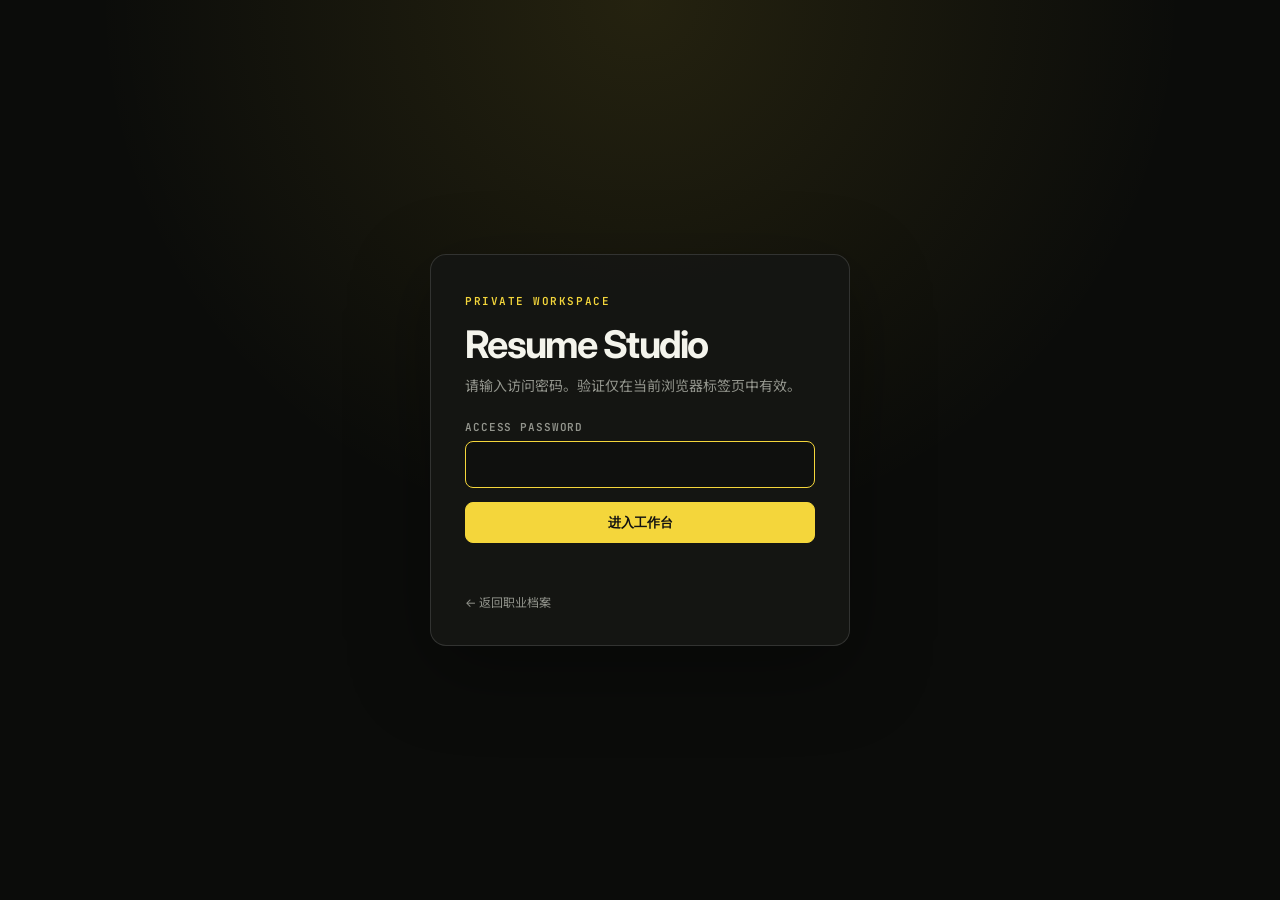
<file: resume-studio/index.html>
<!doctype html>
<html lang="zh-CN">
<head>
    <meta charset="utf-8">
    <meta name="viewport" content="width=device-width, initial-scale=1">
    <meta name="robots" content="noindex, nofollow">
    <title>Resume Studio · Tianning Feng</title>
    <meta name="description" content="Local-first bilingual resume editor and PDF workspace.">
    <script src="auth.js?v=20260904-release"></script>
    <link rel="preconnect" href="https://fonts.googleapis.com">
    <link rel="preconnect" href="https://fonts.gstatic.com" crossorigin>
    <link href="https://fonts.googleapis.com/css2?family=Inter:wght@400;500;600;700;800&family=JetBrains+Mono:wght@400;500;600&family=Noto+Sans+SC:wght@400;500;600;700;800&display=swap" rel="stylesheet">
    <link rel="stylesheet" href="studio.css?v=20260904-release">
</head>
<body>
    <header class="studio-header">
        <div class="brand">
            <span class="brand-mark" aria-hidden="true"></span>
            <div>
                <strong>Resume Studio</strong>
                <span>Local-first document workspace</span>
            </div>
        </div>
        <div class="header-status">
            <span class="save-state" data-save-state>正在载入</span>
            <a href="../hire.html" class="quiet-link" data-ui="back">返回职业档案</a>
        </div>
    </header>

    <main class="studio-shell">
        <aside class="studio-sidebar" aria-label="简历编辑工具">
            <section class="studio-intro">
                <span class="eyebrow">PRIVATE DRAFT</span>
                <h1 data-ui="introTitle">编辑本地草稿，预览 PDF。</h1>
                <p data-ui="introBody">正式版本只读取仓库 JSON；这里的修改仅保存在当前浏览器，不会自动发布或写入 GitHub。</p>
            </section>

            <div class="toolbar" aria-label="文档操作">
                <div class="segmented" aria-label="编辑语言">
                    <button type="button" class="active" data-language="zh">中文</button>
                    <button type="button" data-language="en">English</button>
                </div>
                <button type="button" class="primary-action" data-print data-ui="print">导出 PDF</button>
                <button type="button" data-export data-ui="export">导出 JSON</button>
                <label class="file-action">
                    <span data-ui="import">导入 JSON</span>
                    <input type="file" accept="application/json,.json" data-import>
                </label>
                <button type="button" class="danger-action" data-reset data-ui="reset">恢复公开版本</button>
            </div>

            <nav class="section-tabs" aria-label="简历章节" data-section-tabs></nav>
            <div class="editor-panel" data-editor-panel>
                <div class="loading-card">正在读取简历数据…</div>
            </div>
        </aside>

        <section class="preview-workspace" aria-label="PDF 实时预览">
            <div class="preview-toolbar">
                <div class="preview-summary">
                    <div>
                        <span class="preview-label">LIVE PDF PREVIEW</span>
                        <strong data-page-format>中文 · Letter</strong>
                        <span class="preview-count" data-item-count>0 sections</span>
                    </div>
                    <button type="button" class="template-trigger" data-template-open>
                        <span data-template-current>北美经典</span>
                        <small data-zh="选择模板" data-en="Choose template">选择模板</small>
                    </button>
                </div>
                <div class="layout-controls" aria-label="PDF 排版设置">
                    <label>
                        <span data-zh="版式" data-en="Pages">版式</span>
                        <select data-layout-mode>
                            <option value="two" data-zh="双页" data-en="Two">双页</option>
                            <option value="one" data-zh="单页" data-en="One">单页</option>
                        </select>
                    </label>
                    <label>
                        <span data-zh="字号" data-en="Type">字号</span>
                        <input type="range" min="9" max="11" step="0.25" value="10.5" data-font-size>
                        <output data-font-size-value>10.5 pt</output>
                    </label>
                    <label>
                        <span data-zh="间距" data-en="Space">间距</span>
                        <input type="range" min="0.65" max="1.15" step="0.05" value="1" data-density>
                        <output data-density-value>100%</output>
                    </label>
                    <label>
                        <span data-zh="页眉间距" data-en="Header">页眉间距</span>
                        <input type="range" min="-10" max="15" step="0.5" value="0" data-margin-top>
                        <output data-margin-top-value>0 mm</output>
                    </label>
                    <label>
                        <span data-zh="侧边距" data-en="Sides">侧边距</span>
                        <input type="range" min="-10" max="12" step="0.5" value="0" data-margin-side>
                        <output data-margin-side-value>0 mm</output>
                    </label>
                    <span class="fit-status" data-fit-status>检查排版</span>
                </div>
            </div>
            <div class="preview-stage">
                <iframe
                    class="resume-preview"
                    data-preview
                    src="print.html?lang=zh&amp;v=20260904-release"
                    title="简历 PDF 预览"
                ></iframe>
            </div>
        </section>
    </main>

    <dialog class="template-dialog" data-template-dialog aria-labelledby="template-dialog-title">
        <div class="template-dialog-head">
            <div>
                <span class="eyebrow">PDF TEMPLATES</span>
                <h2 id="template-dialog-title" data-zh="选择简历模板" data-en="Choose a resume template">选择简历模板</h2>
            </div>
            <button type="button" class="template-close" data-template-close aria-label="关闭">×</button>
        </div>
        <p class="template-dialog-copy" data-zh="模板只改变视觉样式，不会修改简历内容。" data-en="Templates change presentation only. Your resume content stays unchanged.">模板只改变视觉样式，不会修改简历内容。</p>
        <div class="template-grid">
            <button type="button" class="template-card" data-template-option="classic" aria-pressed="true">
                <span class="template-thumb template-thumb-classic" aria-hidden="true">
                    <i class="thumb-name"></i><i class="thumb-contact"></i><i class="thumb-heading"></i>
                    <i class="thumb-line"></i><i class="thumb-line short"></i><i class="thumb-heading second"></i>
                    <i class="thumb-line"></i><i class="thumb-line medium"></i>
                </span>
                <strong data-zh="北美经典" data-en="North American Classic">北美经典</strong>
                <span data-zh="Garamond · 黑白 · 标准 ATS" data-en="Garamond · monochrome · ATS-ready">Garamond · 黑白 · 标准 ATS</span>
            </button>
            <button type="button" class="template-card" data-template-option="modern" aria-pressed="false">
                <span class="template-thumb template-thumb-modern" aria-hidden="true">
                    <i class="thumb-name"></i><i class="thumb-contact"></i><i class="thumb-heading"></i>
                    <i class="thumb-line"></i><i class="thumb-line short"></i><i class="thumb-heading second"></i>
                    <i class="thumb-line"></i><i class="thumb-line medium"></i>
                </span>
                <strong data-zh="现代简洁" data-en="Modern Minimal">现代简洁</strong>
                <span data-zh="无衬线 · 左对齐 · 蓝色强调" data-en="Sans serif · left aligned · blue accent">无衬线 · 左对齐 · 蓝色强调</span>
            </button>
            <button type="button" class="template-card" data-template-option="executive" aria-pressed="false">
                <span class="template-thumb template-thumb-executive" aria-hidden="true">
                    <i class="thumb-name"></i><i class="thumb-contact"></i><i class="thumb-heading"></i>
                    <i class="thumb-line"></i><i class="thumb-line short"></i><i class="thumb-heading second"></i>
                    <i class="thumb-line"></i><i class="thumb-line medium"></i>
                </span>
                <strong data-zh="Executive" data-en="Executive">Executive</strong>
                <span data-zh="深蓝 · 稳重 · 管理与产品" data-en="Navy · refined · leadership and product">深蓝 · 稳重 · 管理与产品</span>
            </button>
            <button type="button" class="template-card" data-template-option="swiss" aria-pressed="false">
                <span class="template-thumb template-thumb-swiss" aria-hidden="true">
                    <i class="thumb-name"></i><i class="thumb-contact"></i><i class="thumb-heading"></i>
                    <i class="thumb-line"></i><i class="thumb-line short"></i><i class="thumb-heading second"></i>
                    <i class="thumb-line"></i><i class="thumb-line medium"></i>
                </span>
                <strong data-zh="Swiss Grid" data-en="Swiss Grid">Swiss Grid</strong>
                <span data-zh="强网格 · 红色编号 · 设计感" data-en="Strong grid · red index · design-led">强网格 · 红色编号 · 设计感</span>
            </button>
            <button type="button" class="template-card" data-template-option="terminal" aria-pressed="false">
                <span class="template-thumb template-thumb-terminal" aria-hidden="true">
                    <i class="thumb-name"></i><i class="thumb-contact"></i><i class="thumb-heading"></i>
                    <i class="thumb-line"></i><i class="thumb-line short"></i><i class="thumb-heading second"></i>
                    <i class="thumb-line"></i><i class="thumb-line medium"></i>
                </span>
                <strong data-zh="Terminal" data-en="Terminal">Terminal</strong>
                <span data-zh="等宽字体 · 绿色强调 · 开发者" data-en="Monospace · green accent · developer">等宽字体 · 绿色强调 · 开发者</span>
            </button>
            <button type="button" class="template-card" data-template-option="editorial" aria-pressed="false">
                <span class="template-thumb template-thumb-editorial" aria-hidden="true">
                    <i class="thumb-name"></i><i class="thumb-contact"></i><i class="thumb-heading"></i>
                    <i class="thumb-line"></i><i class="thumb-line short"></i><i class="thumb-heading second"></i>
                    <i class="thumb-line"></i><i class="thumb-line medium"></i>
                </span>
                <strong data-zh="Warm Editorial" data-en="Warm Editorial">Warm Editorial</strong>
                <span data-zh="暖色 · 出版感 · 产品与内容" data-en="Warm tone · editorial · product and content">暖色 · 出版感 · 产品与内容</span>
            </button>
            <button type="button" class="template-card" data-template-option="bold" aria-pressed="false">
                <span class="template-thumb template-thumb-bold" aria-hidden="true">
                    <i class="thumb-name"></i><i class="thumb-contact"></i><i class="thumb-heading"></i>
                    <i class="thumb-line"></i><i class="thumb-line short"></i><i class="thumb-heading second"></i>
                    <i class="thumb-line"></i><i class="thumb-line medium"></i>
                </span>
                <strong data-zh="Bold Header" data-en="Bold Header">Bold Header</strong>
                <span data-zh="大标题 · 黑色区块 · 强识别" data-en="Large title · black bands · high impact">大标题 · 黑色区块 · 强识别</span>
            </button>
            <button type="button" class="template-card" data-template-option="orbit" aria-pressed="false">
                <span class="template-thumb template-thumb-orbit" aria-hidden="true">
                    <b class="thumb-graphic"></b>
                    <i class="thumb-name"></i><i class="thumb-contact"></i><i class="thumb-heading"></i>
                    <i class="thumb-line"></i><i class="thumb-line short"></i><i class="thumb-heading second"></i>
                    <i class="thumb-line"></i><i class="thumb-line medium"></i>
                </span>
                <strong data-zh="Orbit" data-en="Orbit">Orbit</strong>
                <span data-zh="渐变圆环 · 科技视觉 · AI 岗位" data-en="Gradient orbits · tech visual · AI roles">渐变圆环 · 科技视觉 · AI 岗位</span>
            </button>
            <button type="button" class="template-card" data-template-option="blueprint" aria-pressed="false">
                <span class="template-thumb template-thumb-blueprint" aria-hidden="true">
                    <b class="thumb-graphic"></b>
                    <i class="thumb-name"></i><i class="thumb-contact"></i><i class="thumb-heading"></i>
                    <i class="thumb-line"></i><i class="thumb-line short"></i><i class="thumb-heading second"></i>
                    <i class="thumb-line"></i><i class="thumb-line medium"></i>
                </span>
                <strong data-zh="Blueprint" data-en="Blueprint">Blueprint</strong>
                <span data-zh="工程网格 · 节点图 · 技术架构" data-en="Engineering grid · node map · systems">工程网格 · 节点图 · 技术架构</span>
            </button>
            <button type="button" class="template-card" data-template-option="timeline" aria-pressed="false">
                <span class="template-thumb template-thumb-timeline" aria-hidden="true">
                    <b class="thumb-graphic"></b>
                    <i class="thumb-name"></i><i class="thumb-contact"></i><i class="thumb-heading"></i>
                    <i class="thumb-line"></i><i class="thumb-line short"></i><i class="thumb-heading second"></i>
                    <i class="thumb-line"></i><i class="thumb-line medium"></i>
                </span>
                <strong data-zh="Career Timeline" data-en="Career Timeline">Career Timeline</strong>
                <span data-zh="节点时间轴 · 经历叙事 · 职业成长" data-en="Visual timeline · career story · progression">节点时间轴 · 经历叙事 · 职业成长</span>
            </button>
            <button type="button" class="template-card" data-template-option="bauhaus" aria-pressed="false">
                <span class="template-thumb template-thumb-bauhaus" aria-hidden="true">
                    <b class="thumb-graphic"></b>
                    <i class="thumb-name"></i><i class="thumb-contact"></i><i class="thumb-heading"></i>
                    <i class="thumb-line"></i><i class="thumb-line short"></i><i class="thumb-heading second"></i>
                    <i class="thumb-line"></i><i class="thumb-line medium"></i>
                </span>
                <strong data-zh="Bauhaus" data-en="Bauhaus">Bauhaus</strong>
                <span data-zh="几何构成 · 原色 · 创意技术岗位" data-en="Geometric forms · primary colors · creative tech">几何构成 · 原色 · 创意技术岗位</span>
            </button>
        </div>
    </dialog>

    <div class="toast" role="status" aria-live="polite" data-toast hidden></div>

    <template id="field-template">
        <label class="field">
            <span></span>
            <input type="text">
        </label>
    </template>

    <script src="studio.js?v=20260904-release"></script>
</body>
</html>
</file>
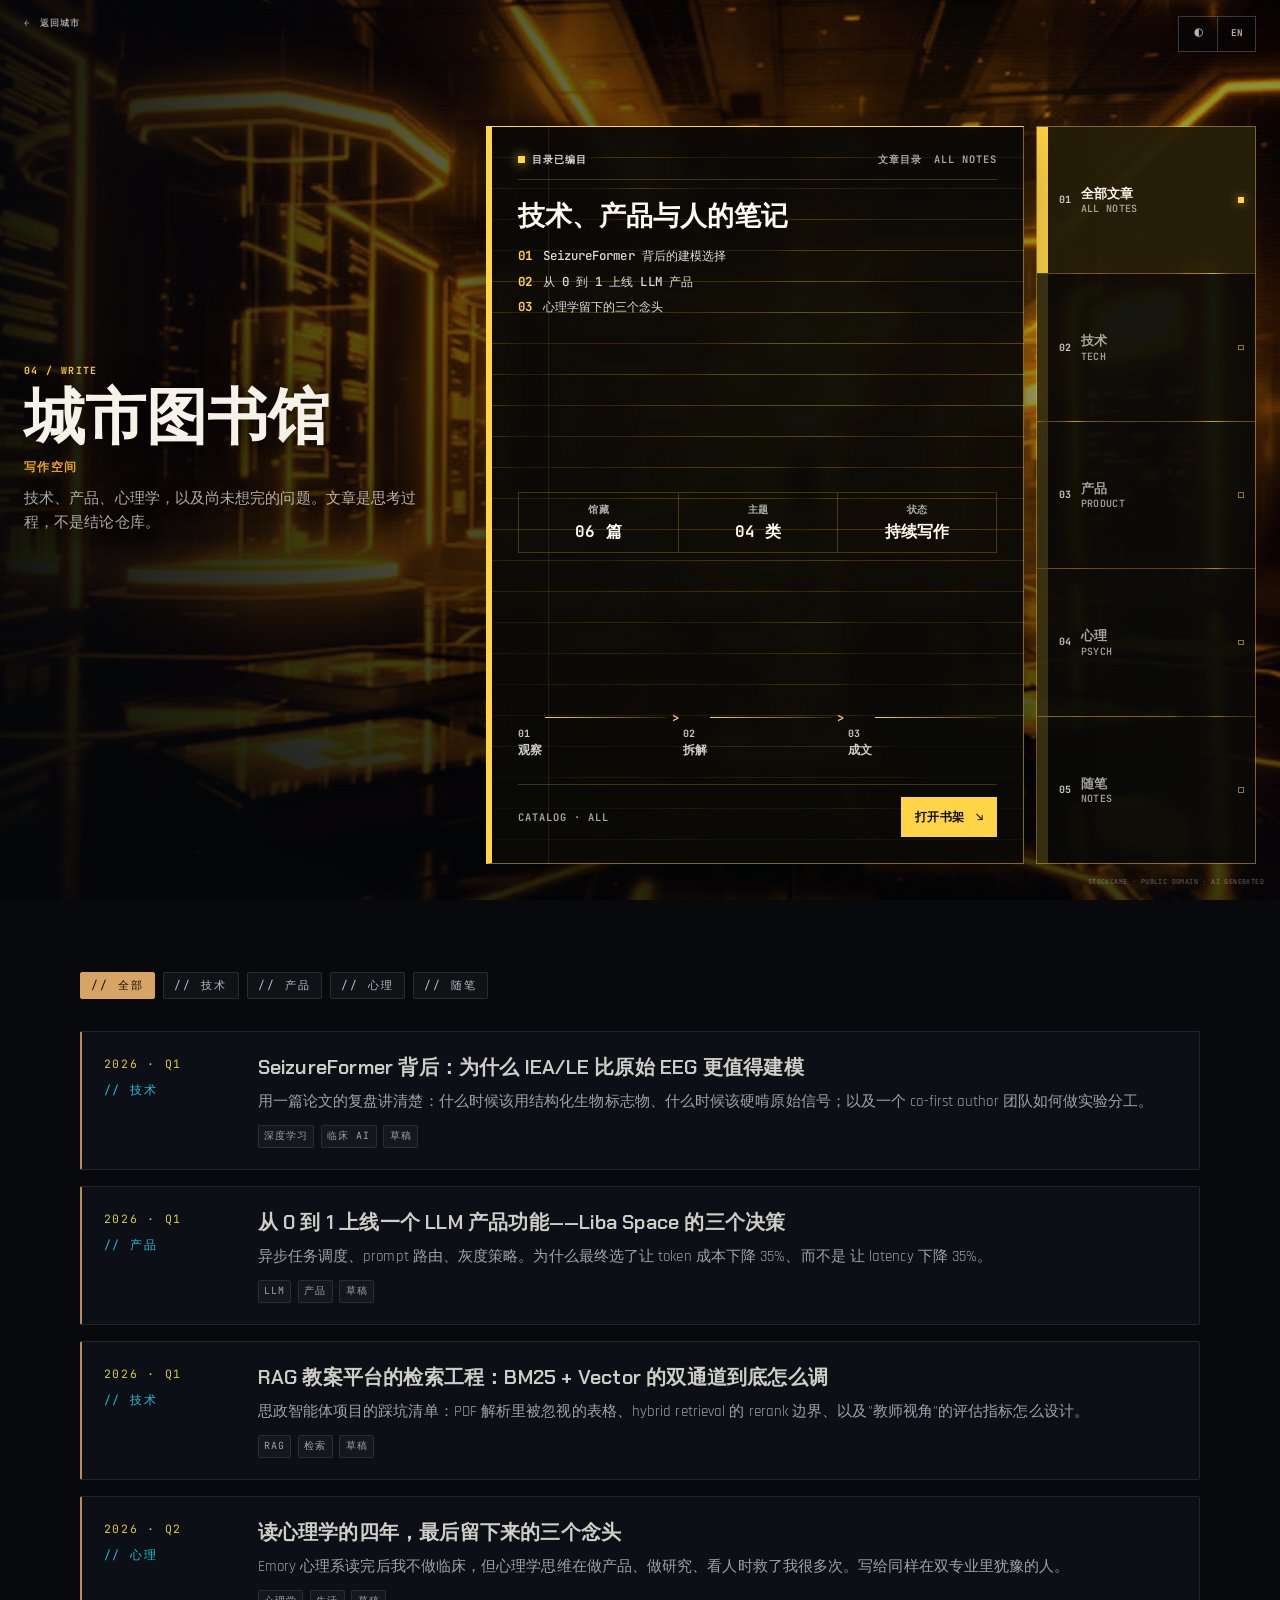
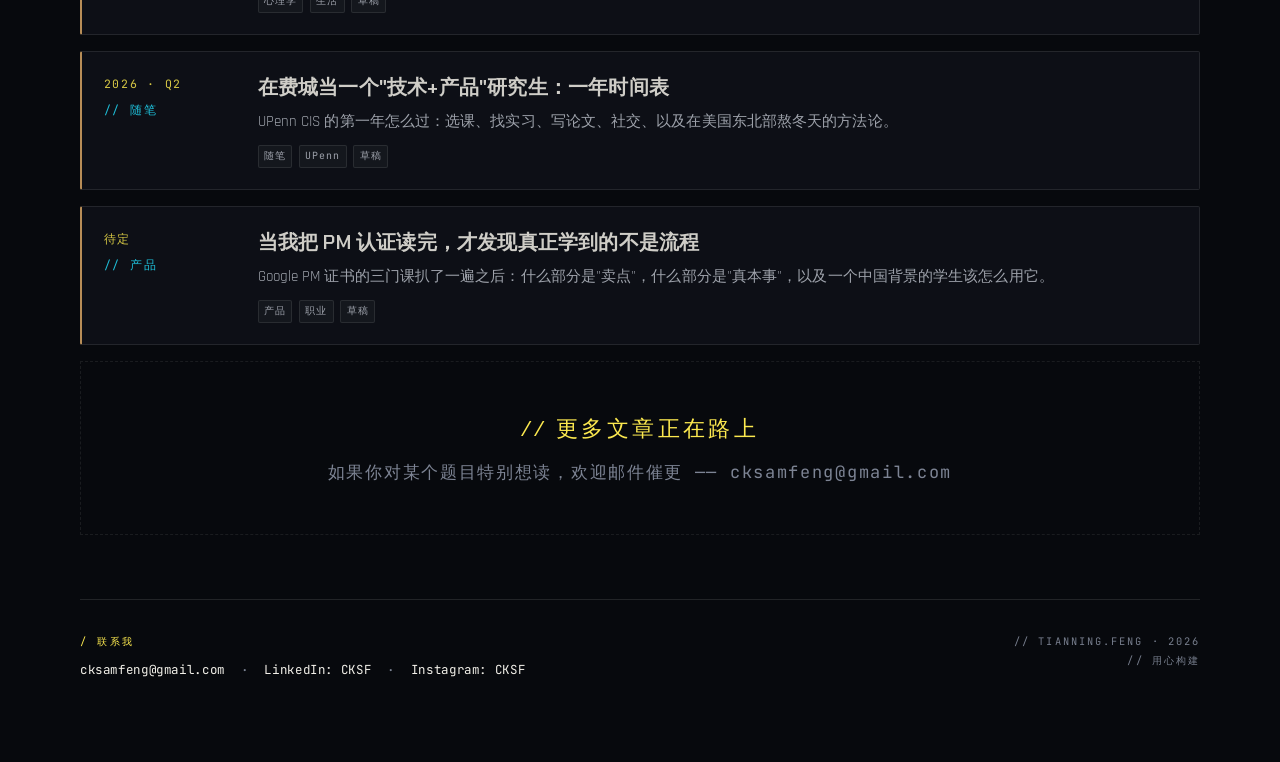
<file: blog.html>
<!DOCTYPE html>
<html lang="zh-CN">
<head>
    <meta charset="UTF-8">
    <meta name="viewport" content="width=device-width, initial-scale=1.0">
    <title>写作｜冯天宁</title>
    <meta name="description" content="冯天宁 (Tianning Feng) 的长文博客 — 技术、产品、心理三条支线。想通了才写。" />
    <link href="https://fonts.googleapis.com/css2?family=Rajdhani:wght@300;400;500;600;700&family=JetBrains+Mono:wght@300;400;500;700&family=Chakra+Petch:wght@300;400;500;600;700&display=swap" rel="stylesheet">
    <link rel="stylesheet" href="assets/styles/pages/blog.css?v=20260904-release">
    <link rel="stylesheet" href="site-system.css?v=20260904-release">
    <script src="site-system.js?v=20260904-release"></script>
</head>
<body>

    <canvas class="matrix-rain" id="matrixRain"></canvas>
    <div class="bg-veil"></div>
    <div class="bg-grid"></div>
    <div class="scanlines"></div>
    <div class="noise"></div>

    <nav class="nav">
        <a href="index.html" class="nav-brand"><span class="dot"></span>TIANNING.FENG</a>
        <a href="index.html" class="nav-back">
            <span>←</span><span class="hide-sm">Back to Home</span>
        </a>
        <div class="nav-lang">
            <button id="btn-zh" class="active">ZH</button>
            <button id="btn-en">EN</button>
        </div>
    </nav>

    <main class="page">

    <!-- ================ 中文 ================ -->
    <div class="lang-block active" id="zh">

        <header class="page-header">
            <span class="page-eyebrow">/ 写作 · 长文博客</span>
            <h1 class="page-title">写作</h1>
            <p class="page-lede">
                这里是我<span class="accent">想通了才写下来</span>的长文——技术、产品、心理三条支线。不写日报流水账，
                不写打卡感悟；每一篇都试图把一个模糊的直觉，压缩成一个可以传递给别人的思考。
                <br><br>
                目前很多篇还在草稿箱里。<span class="accent">草稿</span> = 已构思、正在写；<span class="accent">已发布</span> = 可以完整阅读。
            </p>
        </header>

        <div class="filter-bar" data-content-id="writing-catalog">
            <button class="filter-btn active" data-cat="all">// 全部</button>
            <button class="filter-btn" data-cat="tech">// 技术</button>
            <button class="filter-btn" data-cat="product">// 产品</button>
            <button class="filter-btn" data-cat="psych">// 心理</button>
            <button class="filter-btn" data-cat="notes">// 随笔</button>
        </div>

        <div class="post-list">

            <article class="post draft" data-cat="tech">
                <div class="post-meta">
                    <span class="date">2026 · Q1</span>
                    <span class="cat">// 技术</span>
                </div>
                <div class="post-body">
                    <h2 class="post-title"><a href="#">SeizureFormer 背后：为什么 IEA/LE 比原始 EEG 更值得建模</a></h2>
                    <p class="post-desc">用一篇论文的复盘讲清楚：什么时候该用结构化生物标志物、什么时候该硬啃原始信号；以及一个 co-first author 团队如何做实验分工。</p>
                    <div class="post-tags"><span class="tag">深度学习</span><span class="tag">临床 AI</span><span class="tag draft">草稿</span></div>
                </div>
            </article>

            <article class="post draft" data-cat="product">
                <div class="post-meta">
                    <span class="date">2026 · Q1</span>
                    <span class="cat">// 产品</span>
                </div>
                <div class="post-body">
                    <h2 class="post-title"><a href="#">从 0 到 1 上线一个 LLM 产品功能——Liba Space 的三个决策</a></h2>
                    <p class="post-desc">异步任务调度、prompt 路由、灰度策略。为什么最终选了让 token 成本下降 35%、而不是 让 latency 下降 35%。</p>
                    <div class="post-tags"><span class="tag">LLM</span><span class="tag">产品</span><span class="tag draft">草稿</span></div>
                </div>
            </article>

            <article class="post draft" data-cat="tech">
                <div class="post-meta">
                    <span class="date">2026 · Q1</span>
                    <span class="cat">// 技术</span>
                </div>
                <div class="post-body">
                    <h2 class="post-title"><a href="#">RAG 教案平台的检索工程：BM25 + Vector 的双通道到底怎么调</a></h2>
                    <p class="post-desc">思政智能体项目的踩坑清单：PDF 解析里被忽视的表格、hybrid retrieval 的 rerank 边界、以及"教师视角"的评估指标怎么设计。</p>
                    <div class="post-tags"><span class="tag">RAG</span><span class="tag">检索</span><span class="tag draft">草稿</span></div>
                </div>
            </article>

            <article class="post draft" data-cat="psych">
                <div class="post-meta">
                    <span class="date">2026 · Q2</span>
                    <span class="cat">// 心理</span>
                </div>
                <div class="post-body">
                    <h2 class="post-title"><a href="#">读心理学的四年，最后留下来的三个念头</a></h2>
                    <p class="post-desc">Emory 心理系读完后我不做临床，但心理学思维在做产品、做研究、看人时救了我很多次。写给同样在双专业里犹豫的人。</p>
                    <div class="post-tags"><span class="tag">心理学</span><span class="tag">生活</span><span class="tag draft">草稿</span></div>
                </div>
            </article>

            <article class="post draft" data-cat="notes">
                <div class="post-meta">
                    <span class="date">2026 · Q2</span>
                    <span class="cat">// 随笔</span>
                </div>
                <div class="post-body">
                    <h2 class="post-title"><a href="#">在费城当一个"技术+产品"研究生：一年时间表</a></h2>
                    <p class="post-desc">UPenn CIS 的第一年怎么过：选课、找实习、写论文、社交、以及在美国东北部熬冬天的方法论。</p>
                    <div class="post-tags"><span class="tag">随笔</span><span class="tag">UPenn</span><span class="tag draft">草稿</span></div>
                </div>
            </article>

            <article class="post draft" data-cat="product">
                <div class="post-meta">
                    <span class="date">待定</span>
                    <span class="cat">// 产品</span>
                </div>
                <div class="post-body">
                    <h2 class="post-title"><a href="#">当我把 PM 认证读完，才发现真正学到的不是流程</a></h2>
                    <p class="post-desc">Google PM 证书的三门课扒了一遍之后：什么部分是"卖点"，什么部分是"真本事"，以及一个中国背景的学生该怎么用它。</p>
                    <div class="post-tags"><span class="tag">产品</span><span class="tag">职业</span><span class="tag draft">草稿</span></div>
                </div>
            </article>

        </div>

        <div class="empty-state">
            <span class="big">// 更多文章正在路上</span>
            如果你对某个题目特别想读，欢迎邮件催更 —— cksamfeng@gmail.com
        </div>

        <footer class="site-footer">
            <div class="footer-grid">
                <div>
                    <div class="footer-label">/ 联系我</div>
                    <div class="footer-links">
                        <a href="mailto:cksamfeng@gmail.com">cksamfeng@gmail.com</a>
                        <span class="sep">·</span>
                        <a href="https://www.linkedin.com/in/CKSF" target="_blank">LinkedIn: CKSF</a>
                        <span class="sep">·</span>
                        <a href="https://instagram.com/CKSF" target="_blank">Instagram: CKSF</a>
                    </div>
                </div>
                <div class="footer-meta">// TIANNING.FENG · 2025<br>// 用心构建</div>
            </div>
        </footer>
    </div>

    <!-- ================ English ================ -->
    <div class="lang-block" id="en">

        <header class="page-header">
            <span class="page-eyebrow">/ Writing</span>
            <h1 class="page-title">Writing</h1>
            <p class="page-lede">
                Long-form pieces I only publish <span class="accent">once the thought is actually cooked</span> — three lanes: tech, product, and psychology.
                No daily journals, no productivity flexes; each essay compresses a fuzzy intuition into something transmissible.
                <br><br>
                Many are still in draft. <span class="accent">Draft</span> = outlined &amp; in progress. <span class="accent">Live</span> = published.
            </p>
        </header>

        <div class="filter-bar" data-content-id="writing-catalog">
            <button class="filter-btn active" data-cat="all">// All</button>
            <button class="filter-btn" data-cat="tech">// Tech</button>
            <button class="filter-btn" data-cat="product">// Product</button>
            <button class="filter-btn" data-cat="psych">// Psychology</button>
            <button class="filter-btn" data-cat="notes">// Field Notes</button>
        </div>

        <div class="post-list">

            <article class="post draft" data-cat="tech">
                <div class="post-meta"><span class="date">2026 · Q1</span><span class="cat">// TECH</span></div>
                <div class="post-body">
                    <h2 class="post-title"><a href="#">Behind SeizureFormer: why IEA/LE beats raw EEG for long-horizon forecasting</a></h2>
                    <p class="post-desc">A paper retrospective: when to lean on structured biomarkers vs. raw signal, and how a co-first-author team actually splits the experiment matrix.</p>
                    <div class="post-tags"><span class="tag">Deep Learning</span><span class="tag">Clinical AI</span><span class="tag draft">Draft</span></div>
                </div>
            </article>

            <article class="post draft" data-cat="product">
                <div class="post-meta"><span class="date">2026 · Q1</span><span class="cat">// PRODUCT</span></div>
                <div class="post-body">
                    <h2 class="post-title"><a href="#">Shipping an LLM feature 0→1 at Liba Space: three decisions that mattered</a></h2>
                    <p class="post-desc">Async task scheduling, prompt routing, gradual rollout. Why we optimized for -35% token cost instead of -35% latency.</p>
                    <div class="post-tags"><span class="tag">LLM</span><span class="tag">Product</span><span class="tag draft">Draft</span></div>
                </div>
            </article>

            <article class="post draft" data-cat="tech">
                <div class="post-meta"><span class="date">2026 · Q1</span><span class="cat">// TECH</span></div>
                <div class="post-body">
                    <h2 class="post-title"><a href="#">Hybrid retrieval at the lesson-planning platform: tuning BM25 + vector together</a></h2>
                    <p class="post-desc">Field notes from the RAG platform: overlooked tables in PDF parsing, rerank boundaries, and evaluating quality from a teacher's POV — not a benchmark's.</p>
                    <div class="post-tags"><span class="tag">RAG</span><span class="tag">Search</span><span class="tag draft">Draft</span></div>
                </div>
            </article>

            <article class="post draft" data-cat="psych">
                <div class="post-meta"><span class="date">2026 · Q2</span><span class="cat">// PSYCHOLOGY</span></div>
                <div class="post-body">
                    <h2 class="post-title"><a href="#">Four years of undergrad psychology: three ideas that stayed with me</a></h2>
                    <p class="post-desc">I didn't go clinical, but psychology thinking has saved me many times in product, research, and reading people. Written for anyone hesitating between two majors.</p>
                    <div class="post-tags"><span class="tag">Psychology</span><span class="tag">Life</span><span class="tag draft">Draft</span></div>
                </div>
            </article>

            <article class="post draft" data-cat="notes">
                <div class="post-meta"><span class="date">2026 · Q2</span><span class="cat">// NOTES</span></div>
                <div class="post-body">
                    <h2 class="post-title"><a href="#">Being a "tech + product" grad student in Philadelphia: one year of timetable</a></h2>
                    <p class="post-desc">UPenn CIS Year 1 as it actually plays out — coursework, internship hunt, papers, socials, and surviving Northeast winters.</p>
                    <div class="post-tags"><span class="tag">Field Notes</span><span class="tag">UPenn</span><span class="tag draft">Draft</span></div>
                </div>
            </article>

            <article class="post draft" data-cat="product">
                <div class="post-meta"><span class="date">TBD</span><span class="cat">// PRODUCT</span></div>
                <div class="post-body">
                    <h2 class="post-title"><a href="#">After finishing the Google PM cert, the real lesson wasn't the process</a></h2>
                    <p class="post-desc">A close read of all three courses: which parts are "marketing", which are "real skill", and how a China-background student can actually use it.</p>
                    <div class="post-tags"><span class="tag">Product</span><span class="tag">Career</span><span class="tag draft">Draft</span></div>
                </div>
            </article>

        </div>

        <div class="empty-state">
            <span class="big">// More on the way</span>
            If there's a topic you want prioritized, email me — cksamfeng@gmail.com
        </div>

        <footer class="site-footer">
            <div class="footer-grid">
                <div>
                    <div class="footer-label">/ Contact</div>
                    <div class="footer-links">
                        <a href="mailto:cksamfeng@gmail.com">cksamfeng@gmail.com</a>
                        <span class="sep">·</span>
                        <a href="https://www.linkedin.com/in/CKSF" target="_blank">LinkedIn: CKSF</a>
                        <span class="sep">·</span>
                        <a href="https://instagram.com/CKSF" target="_blank">Instagram: CKSF</a>
                    </div>
                </div>
                <div class="footer-meta">// TIANNING.FENG · 2025<br>// BUILT WITH CARE</div>
            </div>
        </footer>
    </div>

    </main>

    <script type="module" src="assets/scripts/shared/matrix-background.js?v=20260904-release"></script>
    <script src="assets/scripts/pages/blog.js?v=20260904-release"></script>
</body>
</html>
</file>
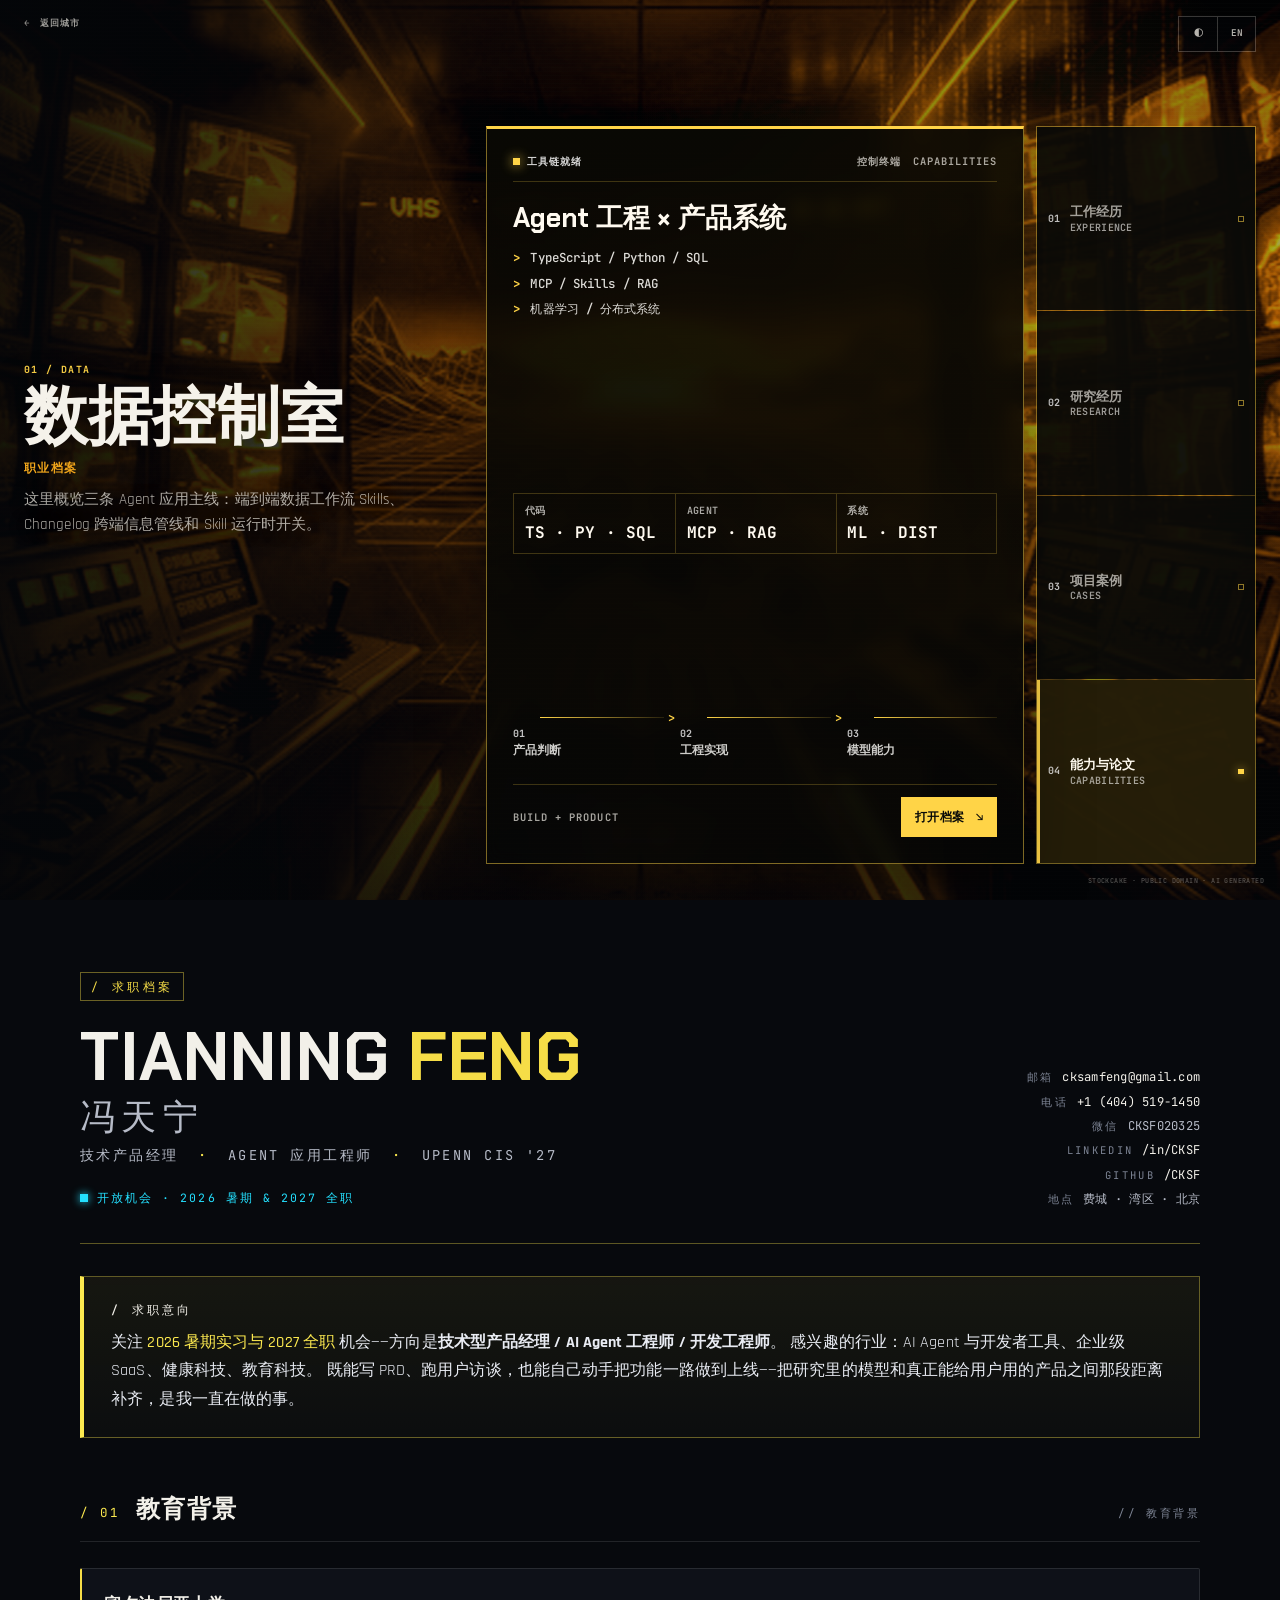
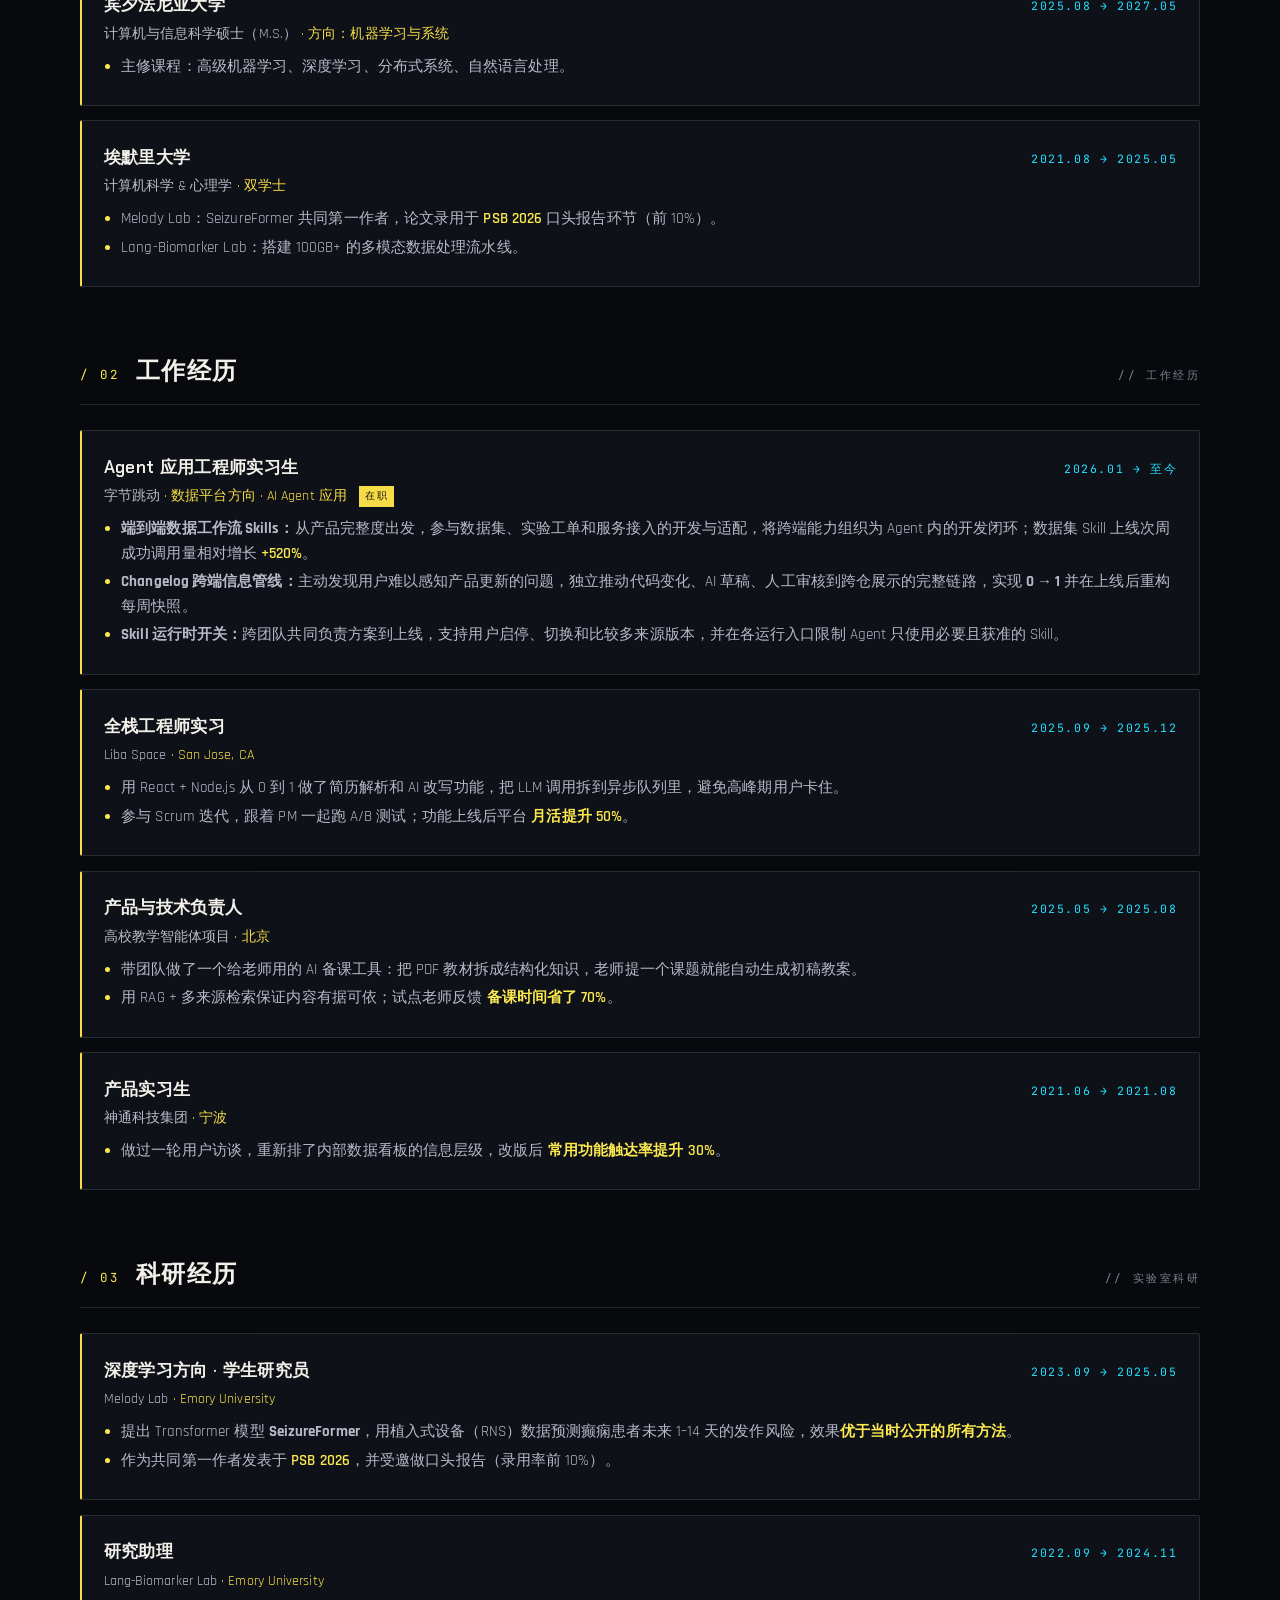
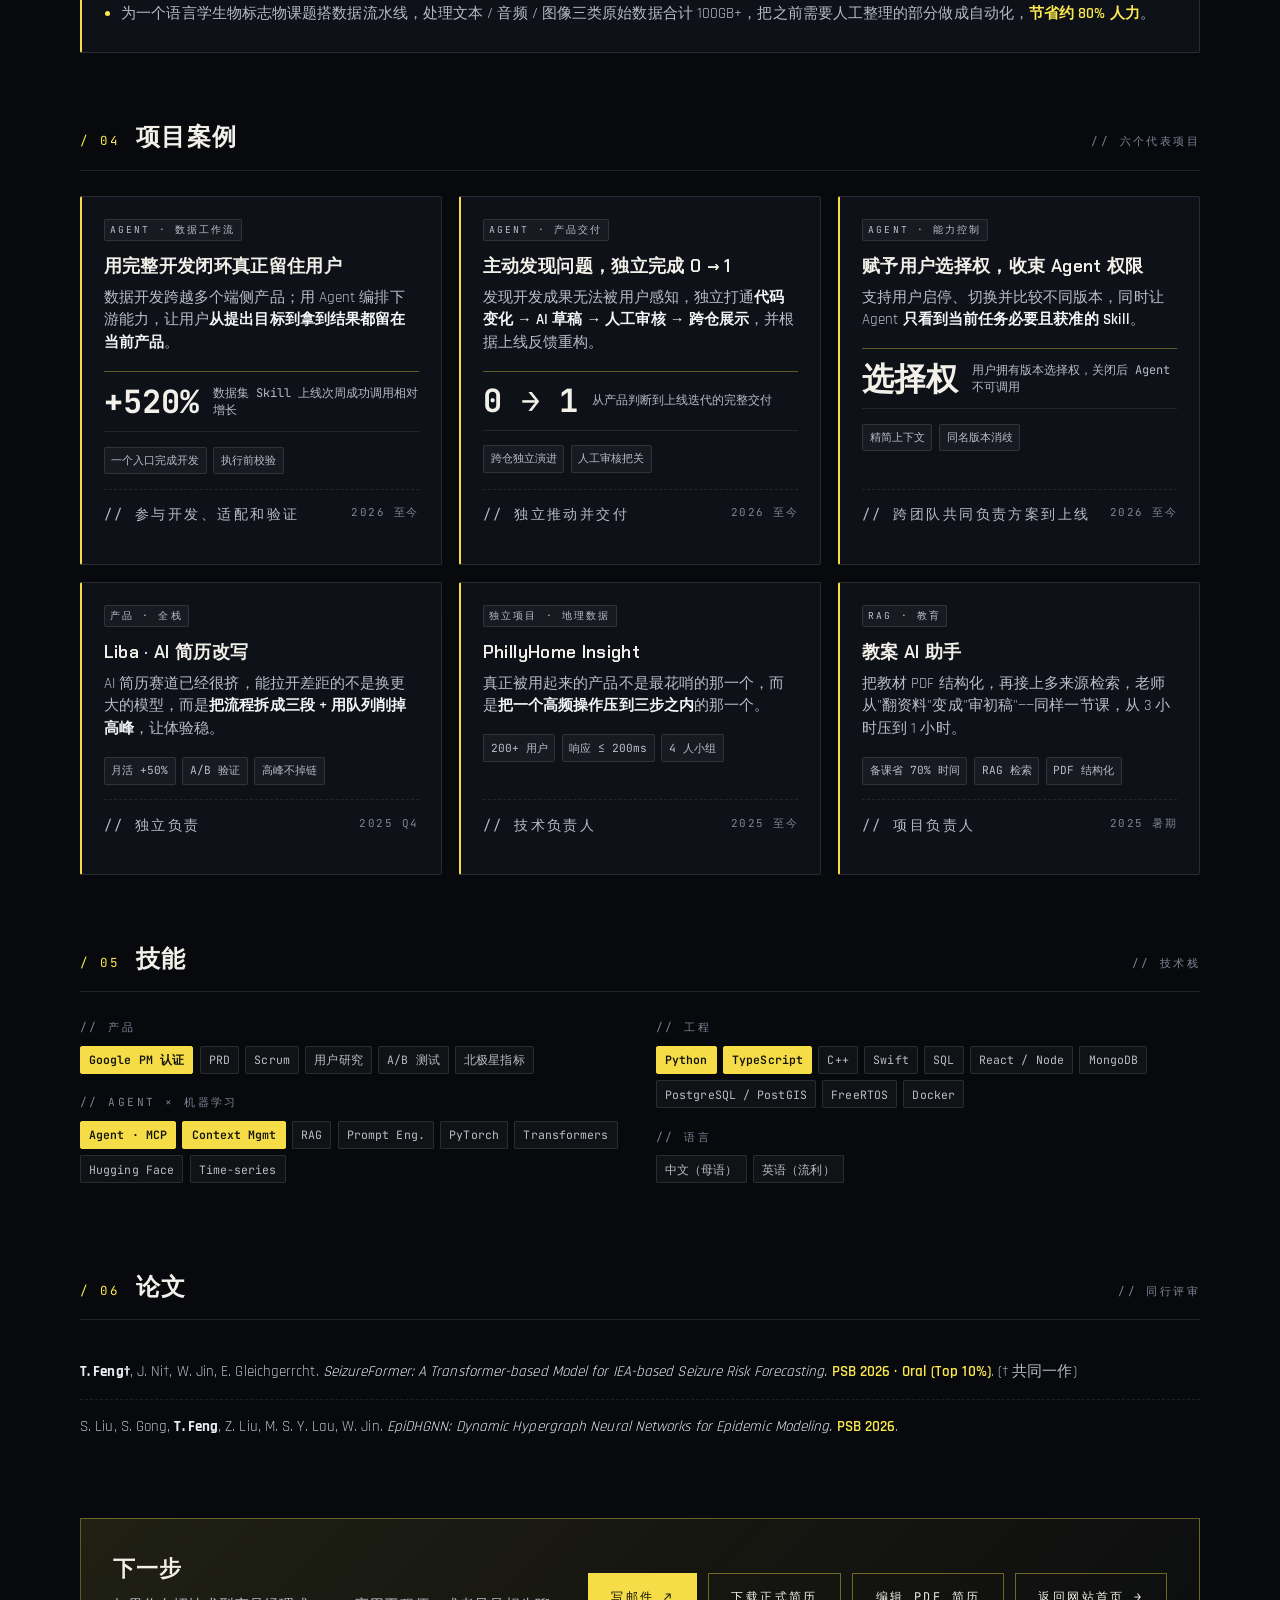
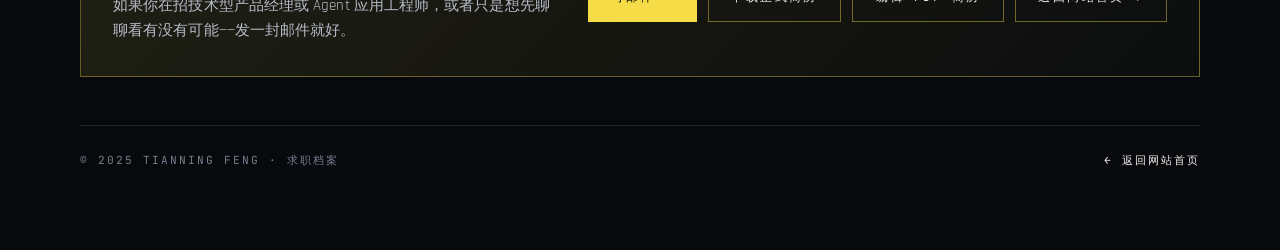
<file: hire.html>
<!DOCTYPE html>
<html lang="zh-CN">
<head>
    <meta charset="UTF-8">
    <meta name="viewport" content="width=device-width, initial-scale=1.0">
    <title>招聘档案｜冯天宁</title>
    <meta name="description" content="Tianning Feng · 冯天宁 — Agent application engineer at ByteDance, UPenn CIS graduate student, PSB 2026 co-first author, and technical product builder." />
    <meta property="og:title" content="Tianning Feng · For Hire" />
    <meta property="og:description" content="Formal career page — objective, education, experience, research, case studies, publications, contact." />
    <meta property="og:type" content="website" />
    <script>
        (function () {
            try {
                var p = new URLSearchParams(location.search);
                var t = p.get('theme') || (p.has('classic') ? 'classic' : null);
                if (t === 'classic') {
                    document.documentElement.setAttribute('data-theme', 'classic');
                }
            } catch (e) {}
        })();
    </script>
    <link href="https://fonts.googleapis.com/css2?family=Rajdhani:wght@300;400;500;600;700&family=JetBrains+Mono:wght@300;400;500;700&family=Chakra+Petch:wght@300;400;500;600;700&display=swap" rel="stylesheet">
    <link rel="stylesheet" href="assets/styles/pages/hire.css?v=20260904-release">
    <link rel="stylesheet" href="site-system.css?v=20260904-release">
    <script src="site-system.js?v=20260904-release"></script>
</head>
<body>

    <div class="topbar">
        <div class="topbar-inner">
            <a href="index.html" class="brand">
                <span class="dot"></span>Tianning.Feng
                <span class="sub">// Career</span>
            </a>
            <div class="top-tools">
                <button id="btn-theme" title="切换主题 · Toggle theme">Light</button>
                <button id="btn-zh" class="lang active">ZH</button>
                <button id="btn-en" class="lang">EN</button>
                <a href="index.html" title="Back to website home">← Home</a>
            </div>
        </div>
    </div>

    <main class="page">

    <!-- ============================================================
         中文
    ============================================================= -->
    <div class="lang-block active" id="zh">

        <header class="letterhead">
            <div>
                <span class="eyebrow">/ 求职档案</span>
                <h1 class="name">Tianning <span class="accent">Feng</span><span class="name-zh">冯天宁</span></h1>
                <p class="role">
                    技术产品经理 <span class="sep">·</span> Agent 应用工程师 <span class="sep">·</span> UPenn CIS &#39;27
                </p>
                <div class="status"><span class="live-dot"></span>开放机会 · 2026 暑期 &amp; 2027 全职</div>
            </div>
            <div class="contact-block">
                <span class="row"><span class="k">邮箱</span><a href="mailto:cksamfeng@gmail.com">cksamfeng@gmail.com</a></span>
                <span class="row"><span class="k">电话</span><a href="tel:+14045191450">+1 (404) 519-1450</a></span>
                <span class="row"><span class="k">微信</span>CKSF020325</span>
                <span class="row"><span class="k">LinkedIn</span><a href="https://www.linkedin.com/in/CKSF" target="_blank">/in/CKSF</a></span>
                <span class="row"><span class="k">GitHub</span><a href="https://github.com/CKSF" target="_blank">/CKSF</a></span>
                <span class="row"><span class="k">地点</span>费城 · 湾区 · 北京</span>
            </div>
        </header>

        <div class="objective">
            <h2>/ 求职意向</h2>
            <p>
                关注 <span class="em">2026 暑期实习与 2027 全职</span> 机会——方向是<b>技术型产品经理 / AI Agent 工程师 / 开发工程师</b>。
                感兴趣的行业：AI Agent 与开发者工具、企业级 SaaS、健康科技、教育科技。
                既能写 PRD、跑用户访谈，也能自己动手把功能一路做到上线——把研究里的模型和真正能给用户用的产品之间那段距离补齐，是我一直在做的事。
            </p>
        </div>

        <!-- 01 教育 -->
        <section class="card">
            <div class="sec-head">
                <span class="sec-num">/ 01</span>
                <h2 class="sec-title">教育背景</h2>
                <span class="sec-meta">// 教育背景</span>
            </div>

            <div class="entry">
                <div class="entry-head">
                    <h3 class="entry-title">宾夕法尼亚大学</h3>
                    <span class="entry-date">2025.08 → 2027.05</span>
                </div>
                <p class="entry-sub">计算机与信息科学硕士（M.S.） <span class="accent">· 方向：机器学习与系统</span></p>
                <ul>
                    <li>主修课程：高级机器学习、深度学习、分布式系统、自然语言处理。</li>
                </ul>
            </div>

            <div class="entry">
                <div class="entry-head">
                    <h3 class="entry-title">埃默里大学</h3>
                    <span class="entry-date">2021.08 → 2025.05</span>
                </div>
                <p class="entry-sub">计算机科学 &amp; 心理学 <span class="accent">· 双学士</span></p>
                <ul>
                    <li>Melody Lab：SeizureFormer 共同第一作者，论文录用于 <span class="metric">PSB 2026</span> 口头报告环节（前 10%）。</li>
                    <li>Lang-Biomarker Lab：搭建 100GB+ 的多模态数据处理流水线。</li>
                </ul>
            </div>
        </section>

        <!-- 02 工作 -->
        <section class="card" data-content-id="experience">
            <div class="sec-head">
                <span class="sec-num">/ 02</span>
                <h2 class="sec-title">工作经历</h2>
                <span class="sec-meta">// 工作经历</span>
            </div>

            <!-- ByteDance -->
            <div class="entry">
                <div class="entry-head">
                    <h3 class="entry-title">Agent 应用工程师实习生</h3>
                    <span class="entry-date">2026.01 → 至今</span>
                </div>
                <p class="entry-sub">
                    字节跳动 <span class="accent">· 数据平台方向 · AI Agent 应用</span>
                    <span class="now-badge">在职</span>
                </p>
                <ul>
                    <li><b>端到端数据工作流 Skills：</b>从产品完整度出发，参与数据集、实验工单和服务接入的开发与适配，将跨端能力组织为 Agent 内的开发闭环；数据集 Skill 上线次周成功调用量相对增长 <span class="metric">+520%</span>。</li>
                    <li><b>Changelog 跨端信息管线：</b>主动发现用户难以感知产品更新的问题，独立推动代码变化、AI 草稿、人工审核到跨仓展示的完整链路，实现 <b>0 → 1</b> 并在上线后重构每周快照。</li>
                    <li><b>Skill 运行时开关：</b>跨团队共同负责方案到上线，支持用户启停、切换和比较多来源版本，并在各运行入口限制 Agent 只使用必要且获准的 Skill。</li>
                </ul>
            </div>

            <div class="entry">
                <div class="entry-head">
                    <h3 class="entry-title">全栈工程师实习</h3>
                    <span class="entry-date">2025.09 → 2025.12</span>
                </div>
                <p class="entry-sub">Liba Space <span class="accent">· San Jose, CA</span></p>
                <ul>
                    <li>用 React + Node.js 从 0 到 1 做了简历解析和 AI 改写功能，把 LLM 调用拆到异步队列里，避免高峰期用户卡住。</li>
                    <li>参与 Scrum 迭代，跟着 PM 一起跑 A/B 测试；功能上线后平台<span class="metric"> 月活提升 50%</span>。</li>
                </ul>
            </div>

            <div class="entry">
                <div class="entry-head">
                    <h3 class="entry-title">产品与技术负责人</h3>
                    <span class="entry-date">2025.05 → 2025.08</span>
                </div>
                <p class="entry-sub">高校教学智能体项目 <span class="accent">· 北京</span></p>
                <ul>
                    <li>带团队做了一个给老师用的 AI 备课工具：把 PDF 教材拆成结构化知识，老师提一个课题就能自动生成初稿教案。</li>
                    <li>用 RAG + 多来源检索保证内容有据可依；试点老师反馈<span class="metric"> 备课时间省了 70%</span>。</li>
                </ul>
            </div>

            <div class="entry">
                <div class="entry-head">
                    <h3 class="entry-title">产品实习生</h3>
                    <span class="entry-date">2021.06 → 2021.08</span>
                </div>
                <p class="entry-sub">神通科技集团 <span class="accent">· 宁波</span></p>
                <ul>
                    <li>做过一轮用户访谈，重新排了内部数据看板的信息层级，改版后<span class="metric"> 常用功能触达率提升 30%</span>。</li>
                </ul>
            </div>
        </section>

        <!-- 03 研究 -->
        <section class="card" data-content-id="research">
            <div class="sec-head">
                <span class="sec-num">/ 03</span>
                <h2 class="sec-title">科研经历</h2>
                <span class="sec-meta">// 实验室科研</span>
            </div>

            <div class="entry">
                <div class="entry-head">
                    <h3 class="entry-title">深度学习方向 · 学生研究员</h3>
                    <span class="entry-date">2023.09 → 2025.05</span>
                </div>
                <p class="entry-sub">Melody Lab <span class="accent">· Emory University</span></p>
                <ul>
                    <li>提出 Transformer 模型 <b>SeizureFormer</b>，用植入式设备（RNS）数据预测癫痫患者未来 1–14 天的发作风险，效果<span class="metric">优于当时公开的所有方法</span>。</li>
                    <li>作为共同第一作者发表于 <span class="metric">PSB 2026</span>，并受邀做口头报告（录用率前 10%）。</li>
                </ul>
            </div>

            <div class="entry">
                <div class="entry-head">
                    <h3 class="entry-title">研究助理</h3>
                    <span class="entry-date">2022.09 → 2024.11</span>
                </div>
                <p class="entry-sub">Lang-Biomarker Lab <span class="accent">· Emory University</span></p>
                <ul>
                    <li>为一个语言学生物标志物课题搭数据流水线，处理文本 / 音频 / 图像三类原始数据合计 100GB+，把之前需要人工整理的部分做成自动化，<span class="metric">节省约 80% 人力</span>。</li>
                </ul>
            </div>
        </section>

        <!-- 04 案例深挖 —— 紧凑三栏卡片 -->
        <section class="card" data-content-id="cases">
            <div class="sec-head">
                <span class="sec-num">/ 04</span>
                <h2 class="sec-title">项目案例</h2>
                <span class="sec-meta">// 六个代表项目</span>
            </div>

            <div class="cases">

                <div class="case">
                    <span class="case-tag">Agent · 数据工作流</span>
                    <h3 class="case-title">用完整开发闭环真正留住用户</h3>
                    <p class="case-thesis">
                        数据开发跨越多个端侧产品；用 Agent 编排下游能力，让用户<span class="em">从提出目标到拿到结果都留在当前产品</span>。
                    </p>
                    <div class="case-proof">
                        <strong class="case-proof-value">+520%</strong>
                        <span class="case-proof-label">数据集 Skill 上线次周成功调用相对增长</span>
                    </div>
                    <div class="case-metrics">
                        <span class="metric-chip">一个入口完成开发</span>
                        <span class="metric-chip">执行前校验</span>
                    </div>
                    <div class="case-foot">
                        <span class="role">// 参与开发、适配和验证</span>
                        <span>2026 至今</span>
                    </div>
                </div>

                <div class="case">
                    <span class="case-tag">Agent · 产品交付</span>
                    <h3 class="case-title">主动发现问题，独立完成 0 → 1</h3>
                    <p class="case-thesis">
                        发现开发成果无法被用户感知，独立打通<span class="em">代码变化 → AI 草稿 → 人工审核 → 跨仓展示</span>，并根据上线反馈重构。
                    </p>
                    <div class="case-proof">
                        <strong class="case-proof-value">0 → 1</strong>
                        <span class="case-proof-label">从产品判断到上线迭代的完整交付</span>
                    </div>
                    <div class="case-metrics">
                        <span class="metric-chip">跨仓独立演进</span>
                        <span class="metric-chip">人工审核把关</span>
                    </div>
                    <div class="case-foot">
                        <span class="role">// 独立推动并交付</span>
                        <span>2026 至今</span>
                    </div>
                </div>

                <div class="case">
                    <span class="case-tag">Agent · 能力控制</span>
                    <h3 class="case-title">赋予用户选择权，收束 Agent 权限</h3>
                    <p class="case-thesis">
                        支持用户启停、切换并比较不同版本，同时让 Agent <span class="em">只看到当前任务必要且获准的 Skill</span>。
                    </p>
                    <div class="case-proof">
                        <strong class="case-proof-value">选择权</strong>
                        <span class="case-proof-label">用户拥有版本选择权，关闭后 Agent 不可调用</span>
                    </div>
                    <div class="case-metrics">
                        <span class="metric-chip">精简上下文</span>
                        <span class="metric-chip">同名版本消歧</span>
                    </div>
                    <div class="case-foot">
                        <span class="role">// 跨团队共同负责方案到上线</span>
                        <span>2026 至今</span>
                    </div>
                </div>

                <div class="case">
                    <span class="case-tag">产品 · 全栈</span>
                    <h3 class="case-title">Liba · AI 简历改写</h3>
                    <p class="case-thesis">
                        AI 简历赛道已经很挤，能拉开差距的不是换更大的模型，而是<span class="em">把流程拆成三段 + 用队列削掉高峰</span>，让体验稳。
                    </p>
                    <div class="case-metrics">
                        <span class="metric-chip">月活 +50%</span>
                        <span class="metric-chip">A/B 验证</span>
                        <span class="metric-chip">高峰不掉链</span>
                    </div>
                    <div class="case-foot">
                        <span class="role">// 独立负责</span>
                        <span>2025 Q4</span>
                    </div>
                </div>

                <div class="case">
                    <span class="case-tag">独立项目 · 地理数据</span>
                    <h3 class="case-title">PhillyHome Insight</h3>
                    <p class="case-thesis">
                        真正被用起来的产品不是最花哨的那一个，而是<span class="em">把一个高频操作压到三步之内</span>的那一个。
                    </p>
                    <div class="case-metrics">
                        <span class="metric-chip">200+ 用户</span>
                        <span class="metric-chip">响应 ≤ 200ms</span>
                        <span class="metric-chip">4 人小组</span>
                    </div>
                    <div class="case-foot">
                        <span class="role">// 技术负责人</span>
                        <span>2025 至今</span>
                    </div>
                </div>

                <div class="case">
                    <span class="case-tag">RAG · 教育</span>
                    <h3 class="case-title">教案 AI 助手</h3>
                    <p class="case-thesis">
                        把教材 PDF 结构化，再接上多来源检索，老师从"翻资料"变成"审初稿"——同样一节课，从 3 小时压到 1 小时。
                    </p>
                    <div class="case-metrics">
                        <span class="metric-chip">备课省 70% 时间</span>
                        <span class="metric-chip">RAG 检索</span>
                        <span class="metric-chip">PDF 结构化</span>
                    </div>
                    <div class="case-foot">
                        <span class="role">// 项目负责人</span>
                        <span>2025 暑期</span>
                    </div>
                </div>

            </div>
        </section>

        <!-- 05 技能 -->
        <section class="card" data-content-id="skills">
            <div class="sec-head">
                <span class="sec-num">/ 05</span>
                <h2 class="sec-title">技能</h2>
                <span class="sec-meta">// 技术栈</span>
            </div>
            <div class="two-col">
                <div>
                    <div class="skill-group">
                        <div class="skill-group-title">// 产品</div>
                        <div class="tags">
                            <span class="tag hot">Google PM 认证</span>
                            <span class="tag">PRD</span>
                            <span class="tag">Scrum</span>
                            <span class="tag">用户研究</span>
                            <span class="tag">A/B 测试</span>
                            <span class="tag">北极星指标</span>
                        </div>
                    </div>
                    <div class="skill-group">
                        <div class="skill-group-title">// Agent × 机器学习</div>
                        <div class="tags">
                            <span class="tag hot">Agent · MCP</span>
                            <span class="tag hot">Context Mgmt</span>
                            <span class="tag">RAG</span>
                            <span class="tag">Prompt Eng.</span>
                            <span class="tag">PyTorch</span>
                            <span class="tag">Transformers</span>
                            <span class="tag">Hugging Face</span>
                            <span class="tag">Time-series</span>
                        </div>
                    </div>
                </div>
                <div>
                    <div class="skill-group">
                        <div class="skill-group-title">// 工程</div>
                        <div class="tags">
                            <span class="tag hot">Python</span>
                            <span class="tag hot">TypeScript</span>
                            <span class="tag">C++</span>
                            <span class="tag">Swift</span>
                            <span class="tag">SQL</span>
                            <span class="tag">React / Node</span>
                            <span class="tag">MongoDB</span>
                            <span class="tag">PostgreSQL / PostGIS</span>
                            <span class="tag">FreeRTOS</span>
                            <span class="tag">Docker</span>
                        </div>
                    </div>
                    <div class="skill-group">
                        <div class="skill-group-title">// 语言</div>
                        <div class="tags">
                            <span class="tag">中文（母语）</span>
                            <span class="tag">英语（流利）</span>
                        </div>
                    </div>
                </div>
            </div>
        </section>

        <!-- 06 发表 -->
        <section class="card">
            <div class="sec-head">
                <span class="sec-num">/ 06</span>
                <h2 class="sec-title">论文</h2>
                <span class="sec-meta">// 同行评审</span>
            </div>
            <ul class="pub-list">
                <li>
                    <b>T. Feng†</b>, J. Ni†, W. Jin, E. Gleichgerrcht.
                    <i>SeizureFormer: A Transformer-based Model for IEA-based Seizure Risk Forecasting.</i>
                    <span class="venue">PSB 2026 · Oral (Top 10%)</span>. († 共同一作)
                </li>
                <li>
                    S. Liu, S. Gong, <b>T. Feng</b>, Z. Liu, M. S. Y. Lau, W. Jin.
                    <i>EpiDHGNN: Dynamic Hypergraph Neural Networks for Epidemic Modeling.</i>
                    <span class="venue">PSB 2026</span>.
                </li>
            </ul>
        </section>

        <!-- CTA -->
        <div class="cta-block">
            <div>
                <h3>下一步</h3>
                <p>如果你在招技术型产品经理或 Agent 应用工程师，或者只是想先聊聊看有没有可能——发一封邮件就好。</p>
            </div>
            <div class="cta-actions">
                <a class="btn" href="mailto:cksamfeng@gmail.com?subject=[Hiring]%20Tianning%20Feng">写邮件 ↗</a>
                <a class="btn ghost" href="TianningFeng_Official_Resume_ZH.pdf" target="_blank">下载正式简历</a>
                <a class="btn ghost" href="resume-studio/">编辑 PDF 简历</a>
                <a class="btn ghost" href="index.html">返回网站首页 →</a>
            </div>
        </div>

        <footer class="site-footer">
            <span>© 2025 Tianning Feng · 求职档案</span>
            <span><a href="index.html">← 返回网站首页</a></span>
        </footer>
    </div>

    <!-- ============================================================
         English
    ============================================================= -->
    <div class="lang-block" id="en">

        <header class="letterhead">
            <div>
                <span class="eyebrow">/ Career Portfolio</span>
                <h1 class="name">Tianning <span class="accent">Feng</span><span class="name-zh">冯天宁</span></h1>
                <p class="role">
                    Product Manager <span class="sep">·</span> Agent Engineer <span class="sep">·</span> UPenn CIS &#39;27
                </p>
                <div class="status"><span class="live-dot"></span>Open · Summer 2026 &amp; 2027 full-time</div>
            </div>
            <div class="contact-block">
                <span class="row"><span class="k">Email</span><a href="mailto:cksamfeng@gmail.com">cksamfeng@gmail.com</a></span>
                <span class="row"><span class="k">Phone</span><a href="tel:+14045191450">+1 (404) 519-1450</a></span>
                <span class="row"><span class="k">WeChat</span>CKSF020325</span>
                <span class="row"><span class="k">LinkedIn</span><a href="https://www.linkedin.com/in/CKSF" target="_blank">/in/CKSF</a></span>
                <span class="row"><span class="k">GitHub</span><a href="https://github.com/CKSF" target="_blank">/CKSF</a></span>
                <span class="row"><span class="k">Location</span>Philadelphia · Bay Area · Beijing</span>
            </div>
        </header>

        <div class="objective">
            <h2>/ Objective</h2>
            <p>
                Exploring <span class="em">Summer 2026 and 2027 full-time Technical PM / AI Agent Engineer / Software Engineer</span> roles.
                Sectors: <b>AI agent platforms</b>, <b>developer tools</b>, <b>enterprise SaaS</b>, <b>health / edu tech</b>.
                I write PRDs and push PRs — my edge is closing the gap between research-grade models and systems that actually ship.
            </p>
        </div>

        <section class="card">
            <div class="sec-head">
                <span class="sec-num">/ 01</span>
                <h2 class="sec-title">Education</h2>
                <span class="sec-meta">// academic</span>
            </div>
            <div class="entry">
                <div class="entry-head">
                    <h3 class="entry-title">University of Pennsylvania</h3>
                    <span class="entry-date">Aug 2025 → May 2027</span>
                </div>
                <p class="entry-sub">M.S. in Computer &amp; Information Science <span class="accent">· ML &amp; Systems</span></p>
                <ul>
                    <li>Core: Advanced ML · Deep Learning · Distributed Systems · NLP</li>
                </ul>
            </div>
            <div class="entry">
                <div class="entry-head">
                    <h3 class="entry-title">Emory University</h3>
                    <span class="entry-date">Aug 2021 → May 2025</span>
                </div>
                <p class="entry-sub">B.S. in Computer Science &amp; Psychology <span class="accent">· Double major</span></p>
                <ul>
                    <li>Melody Lab · SeizureFormer co-first, <span class="metric">PSB 2026 Oral (Top 10%)</span></li>
                    <li>Lang-Biomarker Lab · multi-modal ETL 100GB+</li>
                </ul>
            </div>
        </section>

        <section class="card" data-content-id="experience">
            <div class="sec-head">
                <span class="sec-num">/ 02</span>
                <h2 class="sec-title">Work Experience</h2>
                <span class="sec-meta">// industry</span>
            </div>

            <div class="entry">
                <div class="entry-head">
                    <h3 class="entry-title">Agent Application Engineer Intern</h3>
                    <span class="entry-date">Jan 2026 → present</span>
                </div>
                <p class="entry-sub">
                    ByteDance <span class="accent">· Data platform · AI agent applications</span>
                    <span class="now-badge">Current</span>
                </p>
                <ul>
                    <li><b>End-to-End Data Workflow Skills:</b> applied product thinking to connect dataset, experiment, and service capabilities into an in-agent development loop; successful dataset Skill calls grew <span class="metric">520%</span> in week two.</li>
                    <li><b>Cross-System Changelog Pipeline:</b> identified a gap in how users perceived product updates and independently delivered the full path from code changes and AI drafts through human review to cross-repository display from <b>0 → 1</b>, then rebuilt it around weekly snapshots.</li>
                    <li><b>Skill Runtime Controls:</b> co-owned design through launch across teams, letting users enable, switch, and compare versions while limiting the agent to necessary, authorized Skills at every runtime entry point.</li>
                </ul>
            </div>

            <div class="entry">
                <div class="entry-head">
                    <h3 class="entry-title">Full-stack Engineer Intern</h3>
                    <span class="entry-date">Sep 2025 → Dec 2025</span>
                </div>
                <p class="entry-sub">Liba Space <span class="accent">· San Jose, CA</span></p>
                <ul>
                    <li>Built resume analysis &amp; rewrite on React + Node.js with LLM + async task queue.</li>
                    <li>Led Scrum &amp; A/B tests — <span class="metric">+50% MAU</span> after launch.</li>
                </ul>
            </div>

            <div class="entry">
                <div class="entry-head">
                    <h3 class="entry-title">Product &amp; Tech Lead</h3>
                    <span class="entry-date">May 2025 → Aug 2025</span>
                </div>
                <p class="entry-sub">Ideology-Ed AI Agent <span class="accent">· Beijing</span></p>
                <ul>
                    <li>Designed &amp; built a RAG lesson-plan platform combining multi-source retrieval and semantic matching.</li>
                    <li>PDF parsing + knowledge structuring — <span class="metric">+70% teacher efficiency</span>.</li>
                </ul>
            </div>

            <div class="entry">
                <div class="entry-head">
                    <h3 class="entry-title">Product Intern</h3>
                    <span class="entry-date">Jun 2021 → Aug 2021</span>
                </div>
                <p class="entry-sub">Shentong Technology Group <span class="accent">· Ningbo</span></p>
                <ul>
                    <li>User research + interaction redesign — <span class="metric">+30% usability</span>.</li>
                </ul>
            </div>
        </section>

        <section class="card" data-content-id="research">
            <div class="sec-head">
                <span class="sec-num">/ 03</span>
                <h2 class="sec-title">Research</h2>
                <span class="sec-meta">// lab</span>
            </div>
            <div class="entry">
                <div class="entry-head">
                    <h3 class="entry-title">Deep Learning Researcher</h3>
                    <span class="entry-date">Sep 2023 → May 2025</span>
                </div>
                <p class="entry-sub">Melody Lab <span class="accent">· Emory University</span></p>
                <ul>
                    <li>Proposed <b>SeizureFormer</b>, a Transformer for 1–14-day seizure risk forecasting on RNS data — <span class="metric">SOTA</span>.</li>
                    <li>Co-first-author at <span class="metric">PSB 2026</span>, invited oral talk (Top 10%).</li>
                </ul>
            </div>
            <div class="entry">
                <div class="entry-head">
                    <h3 class="entry-title">Research Assistant</h3>
                    <span class="entry-date">Sep 2022 → Nov 2024</span>
                </div>
                <p class="entry-sub">Lang-Biomarker Lab <span class="accent">· Emory University</span></p>
                <ul>
                    <li>Multi-modal ETL (text / audio / image), 100GB+, <span class="metric">−80% manual cost</span>.</li>
                </ul>
            </div>
        </section>

        <section class="card" data-content-id="cases">
            <div class="sec-head">
                <span class="sec-num">/ 04</span>
                <h2 class="sec-title">Case Studies</h2>
                <span class="sec-meta">// 6 highlights</span>
            </div>

            <div class="cases">

                <div class="case">
                    <span class="case-tag">Agent × Data Workflow</span>
                    <h3 class="case-title">Retain Users Through a Complete Development Loop</h3>
                    <p class="case-thesis">
                        Data development spans several products. The agent orchestrates downstream capabilities so users <span class="em">stay in one product from intent to result</span>.
                    </p>
                    <div class="case-proof">
                        <strong class="case-proof-value">+520%</strong>
                        <span class="case-proof-label">Week-two growth in successful dataset Skill calls</span>
                    </div>
                    <div class="case-metrics">
                        <span class="metric-chip">One in-product loop</span>
                        <span class="metric-chip">Validate before action</span>
                    </div>
                    <div class="case-foot">
                        <span class="role">// Development, adaptation &amp; validation</span>
                        <span>2026 – Now</span>
                    </div>
                </div>

                <div class="case">
                    <span class="case-tag">Agent × Product Delivery</span>
                    <h3 class="case-title">Find the Gap and Deliver 0 → 1</h3>
                    <p class="case-thesis">
                        Identified that users could not see continuous product progress, then delivered <span class="em">code change → AI draft → human review → cross-repository display</span> and rebuilt it after launch.
                    </p>
                    <div class="case-proof">
                        <strong class="case-proof-value">0 → 1</strong>
                        <span class="case-proof-label">Complete ownership from product judgment through iteration</span>
                    </div>
                    <div class="case-metrics">
                        <span class="metric-chip">Independent repositories</span>
                        <span class="metric-chip">Human quality gate</span>
                    </div>
                    <div class="case-foot">
                        <span class="role">// Independently drove &amp; delivered</span>
                        <span>2026 – Now</span>
                    </div>
                </div>

                <div class="case">
                    <span class="case-tag">Agent × Capability Control</span>
                    <h3 class="case-title">Give Users Control, Constrain Agent Access</h3>
                    <p class="case-thesis">
                        Users can enable, switch, and compare versions while the agent <span class="em">sees only the Skills needed and authorized for the task</span>.
                    </p>
                    <div class="case-proof">
                        <strong class="case-proof-value">Choice</strong>
                        <span class="case-proof-label">Users choose versions; disabled Skills stay unreachable</span>
                    </div>
                    <div class="case-metrics">
                        <span class="metric-chip">Smaller context</span>
                        <span class="metric-chip">Same-name resolution</span>
                    </div>
                    <div class="case-foot">
                        <span class="role">// Cross-team ownership from design through launch</span>
                        <span>2026 – Now</span>
                    </div>
                </div>

                <div class="case">
                    <span class="case-tag">PM × Full-stack</span>
                    <h3 class="case-title">Liba · resume rewrite</h3>
                    <p class="case-thesis">
                        In a crowded "AI resume" space, differentiation came from <span class="em">splitting the flow into 3 stages</span> + async queue for spike smoothing, not stacking models.
                    </p>
                    <div class="case-metrics">
                        <span class="metric-chip">+50% MAU</span>
                        <span class="metric-chip">A/B tested</span>
                        <span class="metric-chip">SLA-safe</span>
                    </div>
                    <div class="case-foot">
                        <span class="role">// Owner</span>
                        <span>2025 Q4</span>
                    </div>
                </div>

                <div class="case">
                    <span class="case-tag">Independent × GIS</span>
                    <h3 class="case-title">PhillyHome Insight</h3>
                    <p class="case-thesis">
                        Projects that get used aren&#39;t the coolest — they&#39;re the ones that <span class="em">compress a search path to 3 steps</span>.
                    </p>
                    <div class="case-metrics">
                        <span class="metric-chip">200+ users</span>
                        <span class="metric-chip">≤ 200ms</span>
                        <span class="metric-chip">4-person lead</span>
                    </div>
                    <div class="case-foot">
                        <span class="role">// Tech Lead</span>
                        <span>2025 – Now</span>
                    </div>
                </div>

                <div class="case">
                    <span class="case-tag">RAG × Education</span>
                    <h3 class="case-title">Ideology-Ed · Lesson RAG</h3>
                    <p class="case-thesis">
                        PDF structuring + multi-source retrieval reshapes lesson prep from "digging through material" to "reviewing a draft".
                    </p>
                    <div class="case-metrics">
                        <span class="metric-chip">+70% efficiency</span>
                        <span class="metric-chip">RAG</span>
                        <span class="metric-chip">PDF parsing</span>
                    </div>
                    <div class="case-foot">
                        <span class="role">// Lead</span>
                        <span>2025 Summer</span>
                    </div>
                </div>

            </div>
        </section>

        <section class="card" data-content-id="skills">
            <div class="sec-head">
                <span class="sec-num">/ 05</span>
                <h2 class="sec-title">Skills</h2>
                <span class="sec-meta">// stack</span>
            </div>
            <div class="two-col">
                <div>
                    <div class="skill-group">
                        <div class="skill-group-title">// Product</div>
                        <div class="tags">
                            <span class="tag hot">Google PM Certified</span>
                            <span class="tag">PRD</span>
                            <span class="tag">Scrum</span>
                            <span class="tag">User Research</span>
                            <span class="tag">A/B Testing</span>
                            <span class="tag">North Star Metrics</span>
                        </div>
                    </div>
                    <div class="skill-group">
                        <div class="skill-group-title">// Agent × ML</div>
                        <div class="tags">
                            <span class="tag hot">Agent · MCP</span>
                            <span class="tag hot">Context Mgmt</span>
                            <span class="tag">RAG</span>
                            <span class="tag">Prompt Eng.</span>
                            <span class="tag">PyTorch</span>
                            <span class="tag">Transformers</span>
                            <span class="tag">Hugging Face</span>
                            <span class="tag">Time-series</span>
                        </div>
                    </div>
                </div>
                <div>
                    <div class="skill-group">
                        <div class="skill-group-title">// Engineering</div>
                        <div class="tags">
                            <span class="tag hot">Python</span>
                            <span class="tag hot">TypeScript</span>
                            <span class="tag">C++</span>
                            <span class="tag">Swift</span>
                            <span class="tag">SQL</span>
                            <span class="tag">React / Node</span>
                            <span class="tag">MongoDB</span>
                            <span class="tag">PostgreSQL / PostGIS</span>
                            <span class="tag">FreeRTOS</span>
                            <span class="tag">Docker</span>
                        </div>
                    </div>
                    <div class="skill-group">
                        <div class="skill-group-title">// Languages</div>
                        <div class="tags">
                            <span class="tag">Chinese (Native)</span>
                            <span class="tag">English (Fluent)</span>
                        </div>
                    </div>
                </div>
            </div>
        </section>

        <section class="card">
            <div class="sec-head">
                <span class="sec-num">/ 06</span>
                <h2 class="sec-title">Publications</h2>
                <span class="sec-meta">// peer-reviewed</span>
            </div>
            <ul class="pub-list">
                <li>
                    <b>T. Feng†</b>, J. Ni†, W. Jin, E. Gleichgerrcht.
                    <i>SeizureFormer: A Transformer-based Model for IEA-based Seizure Risk Forecasting.</i>
                    <span class="venue">PSB 2026 · Oral (Top 10%)</span>. († co-first author)
                </li>
                <li>
                    S. Liu, S. Gong, <b>T. Feng</b>, Z. Liu, M. S. Y. Lau, W. Jin.
                    <i>EpiDHGNN: Dynamic Hypergraph Neural Networks for Epidemic Modeling.</i>
                    <span class="venue">PSB 2026</span>.
                </li>
            </ul>
        </section>

        <div class="cta-block">
            <div>
                <h3>Next step</h3>
                <p>If you&#39;re hiring for a technical PM / agent-engineer role — or if there&#39;s just something worth talking about — one email is enough.</p>
            </div>
            <div class="cta-actions">
                <a class="btn" href="mailto:cksamfeng@gmail.com?subject=[Hiring]%20Tianning%20Feng">Email me ↗</a>
                <a class="btn ghost" href="TianningFeng_Official_Resume.pdf" target="_blank">Download formal resume</a>
                <a class="btn ghost" href="resume-studio/">Open Resume Studio</a>
                <a class="btn ghost" href="index.html">Back to website →</a>
            </div>
        </div>

        <footer class="site-footer">
            <span>© 2025 Tianning Feng · Career Portfolio</span>
            <span><a href="index.html">← Back to website home</a></span>
        </footer>
    </div>

    </main>

</body>
</html>
</file>
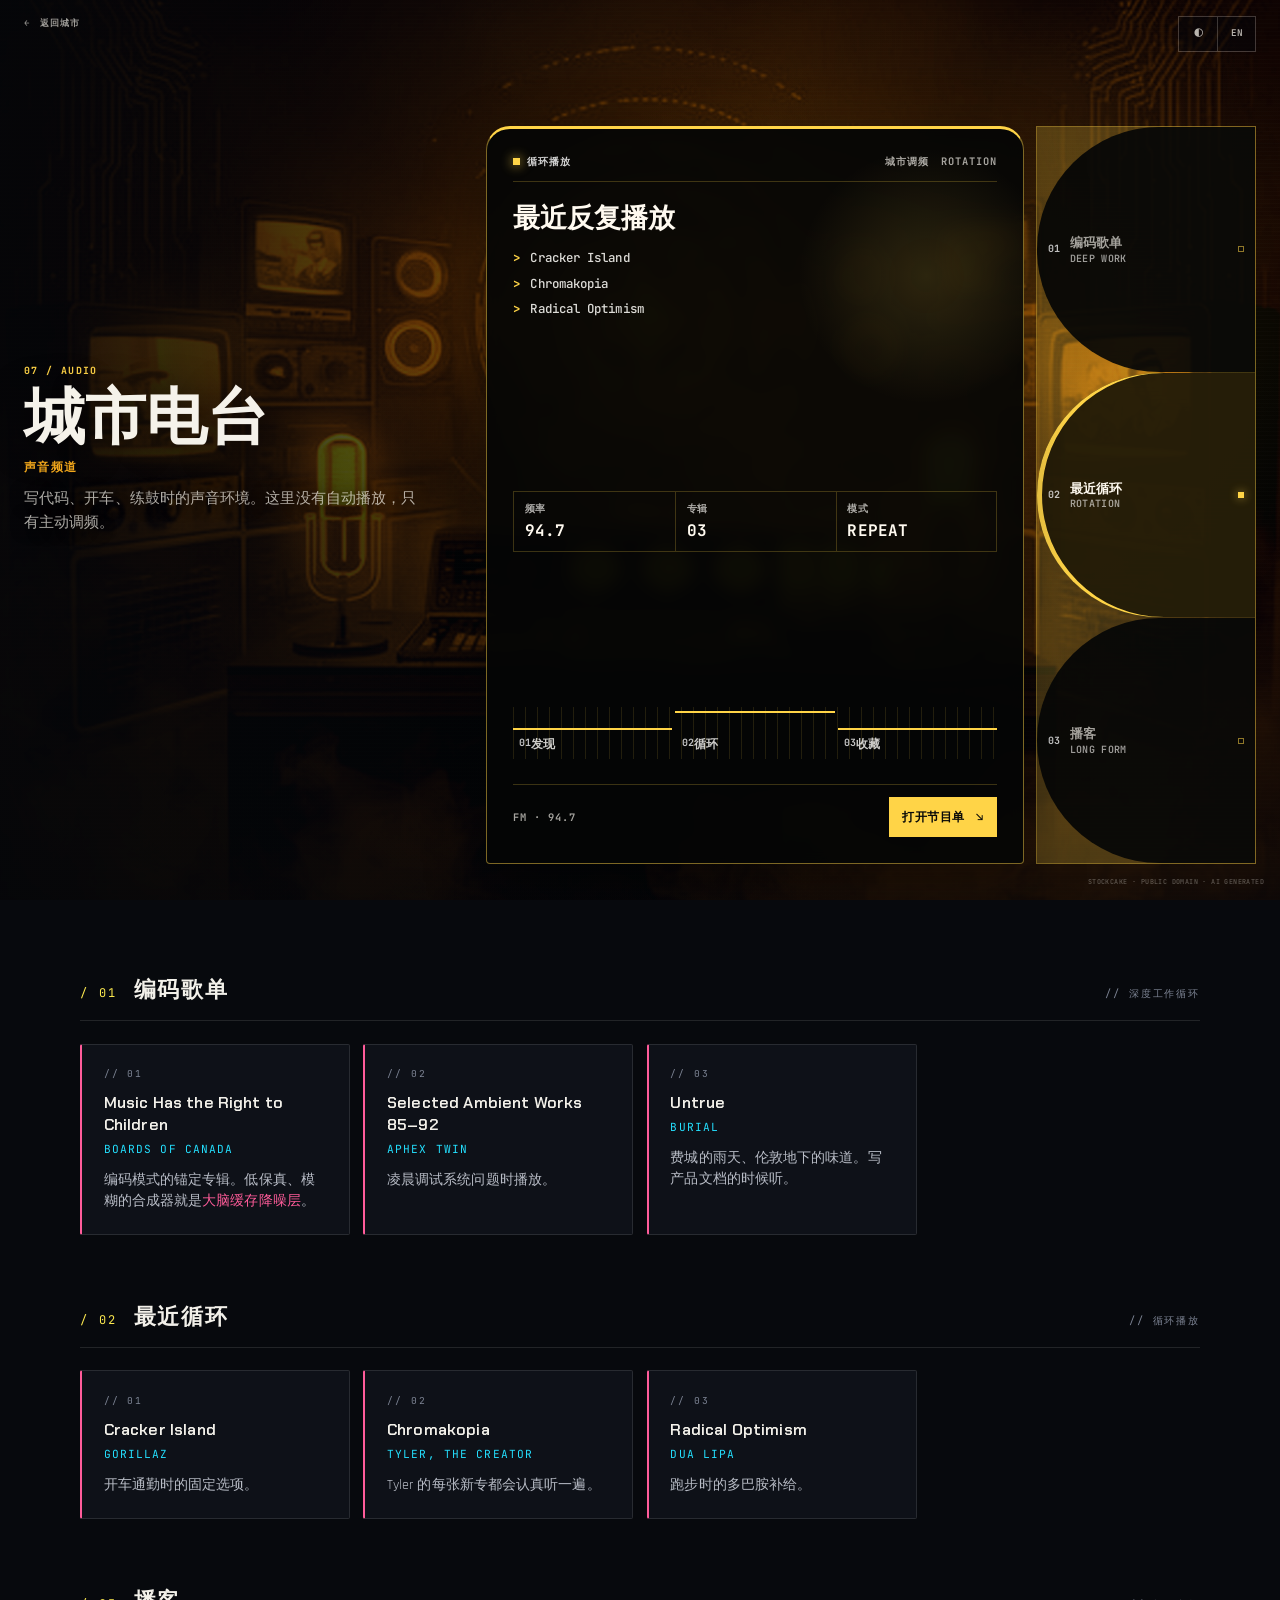
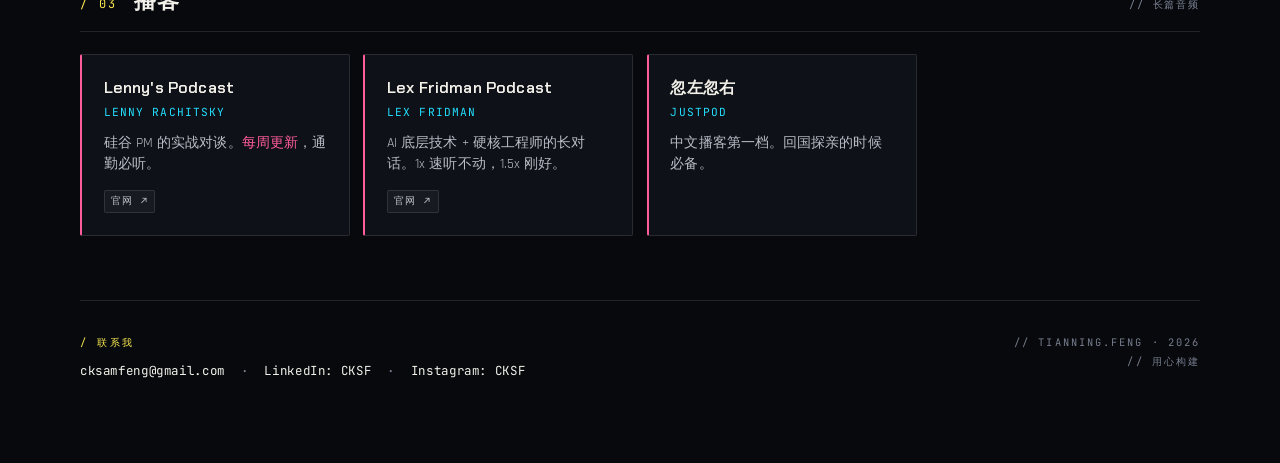
<file: listening.html>
<!DOCTYPE html>
<html lang="zh-CN">
<head>
    <meta charset="UTF-8">
    <meta name="viewport" content="width=device-width, initial-scale=1.0">
    <title>音乐与播客｜冯天宁</title>
    <meta name="description" content="What Tianning Feng listens to — playlists, albums on repeat, and podcasts worth your time." />
    <link href="https://fonts.googleapis.com/css2?family=Rajdhani:wght@300;400;500;600;700&family=JetBrains+Mono:wght@300;400;500;700&family=Chakra+Petch:wght@300;400;500;600;700&display=swap" rel="stylesheet">
    <link rel="stylesheet" href="assets/styles/pages/listening.css?v=20260904-release">
    <link rel="stylesheet" href="site-system.css?v=20260904-release">
    <script src="site-system.js?v=20260904-release"></script>
</head>
<body>

    <canvas class="matrix-rain" id="matrixRain"></canvas>
    <div class="bg-veil"></div>
    <div class="bg-grid"></div>
    <div class="scanlines"></div>
    <div class="noise"></div>

    <nav class="nav">
        <a href="index.html" class="nav-brand"><span class="dot"></span>TIANNING.FENG</a>
        <a href="index.html" class="nav-back"><span>←</span><span class="hide-sm">Back to Home</span></a>
        <div class="nav-lang">
            <button id="btn-zh" class="active">ZH</button>
            <button id="btn-en">EN</button>
        </div>
    </nav>

    <main class="page">

    <!-- ZH -->
    <div class="lang-block active" id="zh">
        <header class="page-header">
            <span class="page-eyebrow">/ 音乐与播客</span>
            <h1 class="page-title">聆听</h1>
            <p class="page-lede">
                写代码时听的、开车时听的、鼓机练习时循环的、跑步时刺激多巴胺的。
                <span class="accent">音乐是我的第二个大脑</span>——很多想法是在耳机里想出来的。
            </p>
        </header>

        <section class="stack" data-content-id="coding">
            <div class="stack-head">
                <span class="stack-num">/ 01</span>
                <h2 class="stack-title">编码歌单</h2>
                <span class="stack-meta">// 深度工作循环</span>
            </div>
            <div class="track-grid">
                <div class="track">
                    <div class="track-num">// 01</div>
                    <h3 class="track-title">Music Has the Right to Children</h3>
                    <p class="track-artist">Boards of Canada</p>
                    <p class="track-note">编码模式的锚定专辑。低保真、模糊的合成器就是<span class="accent">大脑缓存降噪层</span>。</p>
                </div>
                <div class="track">
                    <div class="track-num">// 02</div>
                    <h3 class="track-title">Selected Ambient Works 85–92</h3>
                    <p class="track-artist">Aphex Twin</p>
                    <p class="track-note">凌晨调试系统问题时播放。</p>
                </div>
                <div class="track">
                    <div class="track-num">// 03</div>
                    <h3 class="track-title">Untrue</h3>
                    <p class="track-artist">Burial</p>
                    <p class="track-note">费城的雨天、伦敦地下的味道。写产品文档的时候听。</p>
                </div>
            </div>
        </section>

        <section class="stack" data-content-id="repeat">
            <div class="stack-head">
                <span class="stack-num">/ 02</span>
                <h2 class="stack-title">最近循环</h2>
                <span class="stack-meta">// 循环播放</span>
            </div>
            <div class="track-grid">
                <div class="track">
                    <div class="track-num">// 01</div>
                    <h3 class="track-title">Cracker Island</h3>
                    <p class="track-artist">Gorillaz</p>
                    <p class="track-note">开车通勤时的固定选项。</p>
                </div>
                <div class="track">
                    <div class="track-num">// 02</div>
                    <h3 class="track-title">Chromakopia</h3>
                    <p class="track-artist">Tyler, The Creator</p>
                    <p class="track-note">Tyler 的每张新专都会认真听一遍。</p>
                </div>
                <div class="track">
                    <div class="track-num">// 03</div>
                    <h3 class="track-title">Radical Optimism</h3>
                    <p class="track-artist">Dua Lipa</p>
                    <p class="track-note">跑步时的多巴胺补给。</p>
                </div>
            </div>
        </section>

        <section class="stack" data-content-id="podcasts">
            <div class="stack-head">
                <span class="stack-num">/ 03</span>
                <h2 class="stack-title">播客</h2>
                <span class="stack-meta">// 长篇音频</span>
            </div>
            <div class="track-grid">
                <div class="track">
                    <h3 class="track-title">Lenny's Podcast</h3>
                    <p class="track-artist">Lenny Rachitsky</p>
                    <p class="track-note">硅谷 PM 的实战对谈。<span class="accent">每周更新</span>，通勤必听。</p>
                    <div class="track-links"><a class="track-link" href="https://www.lennysnewsletter.com/podcast" target="_blank">官网 ↗</a></div>
                </div>
                <div class="track">
                    <h3 class="track-title">Lex Fridman Podcast</h3>
                    <p class="track-artist">Lex Fridman</p>
                    <p class="track-note">AI 底层技术 + 硬核工程师的长对话。1x 速听不动，1.5x 刚好。</p>
                    <div class="track-links"><a class="track-link" href="https://lexfridman.com/podcast" target="_blank">官网 ↗</a></div>
                </div>
                <div class="track">
                    <h3 class="track-title">忽左忽右</h3>
                    <p class="track-artist">JustPod</p>
                    <p class="track-note">中文播客第一档。回国探亲的时候必备。</p>
                </div>
            </div>
        </section>

        <footer class="site-footer">
            <div class="footer-grid">
                <div>
                    <div class="footer-label">/ 联系我</div>
                    <div class="footer-links">
                        <a href="mailto:cksamfeng@gmail.com">cksamfeng@gmail.com</a>
                        <span class="sep">·</span>
                        <a href="https://www.linkedin.com/in/CKSF" target="_blank">LinkedIn: CKSF</a>
                        <span class="sep">·</span>
                        <a href="https://instagram.com/CKSF" target="_blank">Instagram: CKSF</a>
                    </div>
                </div>
                <div class="footer-meta">// TIANNING.FENG · 2025<br>// 用心构建</div>
            </div>
        </footer>
    </div>

    <!-- EN -->
    <div class="lang-block" id="en">
        <header class="page-header">
            <span class="page-eyebrow">/ Listening</span>
            <h1 class="page-title">Listening</h1>
            <p class="page-lede">
                What I code to, drive to, loop while practicing drum machines, and run to for dopamine.
                <span class="accent">Music is my second brain</span> — a lot of ideas were born in headphones.
            </p>
        </header>

        <section class="stack" data-content-id="coding">
            <div class="stack-head"><span class="stack-num">/ 01</span><h2 class="stack-title">Coding Playlist</h2><span class="stack-meta">// deep-work loop</span></div>
            <div class="track-grid">
                <div class="track"><div class="track-num">// 01</div><h3 class="track-title">Music Has the Right to Children</h3><p class="track-artist">Boards of Canada</p><p class="track-note">The anchor album for coding mode. Lo-fi, hazy synths as a <span class="accent">cache-noise reducer</span> for the brain.</p></div>
                <div class="track"><div class="track-num">// 02</div><h3 class="track-title">Selected Ambient Works 85–92</h3><p class="track-artist">Aphex Twin</p><p class="track-note">Late-night systems debugging.</p></div>
                <div class="track"><div class="track-num">// 03</div><h3 class="track-title">Untrue</h3><p class="track-artist">Burial</p><p class="track-note">Philly rain, London underground vibes. For writing product docs.</p></div>
            </div>
        </section>

        <section class="stack" data-content-id="repeat">
            <div class="stack-head"><span class="stack-num">/ 02</span><h2 class="stack-title">On Repeat</h2><span class="stack-meta">// currently</span></div>
            <div class="track-grid">
                <div class="track"><div class="track-num">// 01</div><h3 class="track-title">Cracker Island</h3><p class="track-artist">Gorillaz</p><p class="track-note">Commute-default album.</p></div>
                <div class="track"><div class="track-num">// 02</div><h3 class="track-title">Chromakopia</h3><p class="track-artist">Tyler, The Creator</p><p class="track-note">I listen to every new Tyler drop end-to-end.</p></div>
                <div class="track"><div class="track-num">// 03</div><h3 class="track-title">Radical Optimism</h3><p class="track-artist">Dua Lipa</p><p class="track-note">Running-mode dopamine fuel.</p></div>
            </div>
        </section>

        <section class="stack" data-content-id="podcasts">
            <div class="stack-head"><span class="stack-num">/ 03</span><h2 class="stack-title">Podcasts</h2><span class="stack-meta">// long-form audio</span></div>
            <div class="track-grid">
                <div class="track"><h3 class="track-title">Lenny's Podcast</h3><p class="track-artist">Lenny Rachitsky</p><p class="track-note">Silicon Valley PM tactics from insiders. <span class="accent">Weekly</span> commute staple.</p><div class="track-links"><a class="track-link" href="https://www.lennysnewsletter.com/podcast" target="_blank">Site ↗</a></div></div>
                <div class="track"><h3 class="track-title">Lex Fridman Podcast</h3><p class="track-artist">Lex Fridman</p><p class="track-note">Deep AI + hardcore engineering conversations. 1x is unbearable, 1.5x is the sweet spot.</p><div class="track-links"><a class="track-link" href="https://lexfridman.com/podcast" target="_blank">Site ↗</a></div></div>
                <div class="track"><h3 class="track-title">Left Right (忽左忽右)</h3><p class="track-artist">JustPod</p><p class="track-note">The top Chinese podcast. Standard companion when I fly home.</p></div>
            </div>
        </section>

        <footer class="site-footer">
            <div class="footer-grid">
                <div>
                    <div class="footer-label">/ Contact</div>
                    <div class="footer-links">
                        <a href="mailto:cksamfeng@gmail.com">cksamfeng@gmail.com</a>
                        <span class="sep">·</span>
                        <a href="https://www.linkedin.com/in/CKSF" target="_blank">LinkedIn: CKSF</a>
                        <span class="sep">·</span>
                        <a href="https://instagram.com/CKSF" target="_blank">Instagram: CKSF</a>
                    </div>
                </div>
                <div class="footer-meta">// TIANNING.FENG · 2025<br>// BUILT WITH CARE</div>
            </div>
        </footer>
    </div>

    </main>

    <script type="module" src="assets/scripts/shared/matrix-background.js?v=20260904-release"></script>
</body>
</html>
</file>
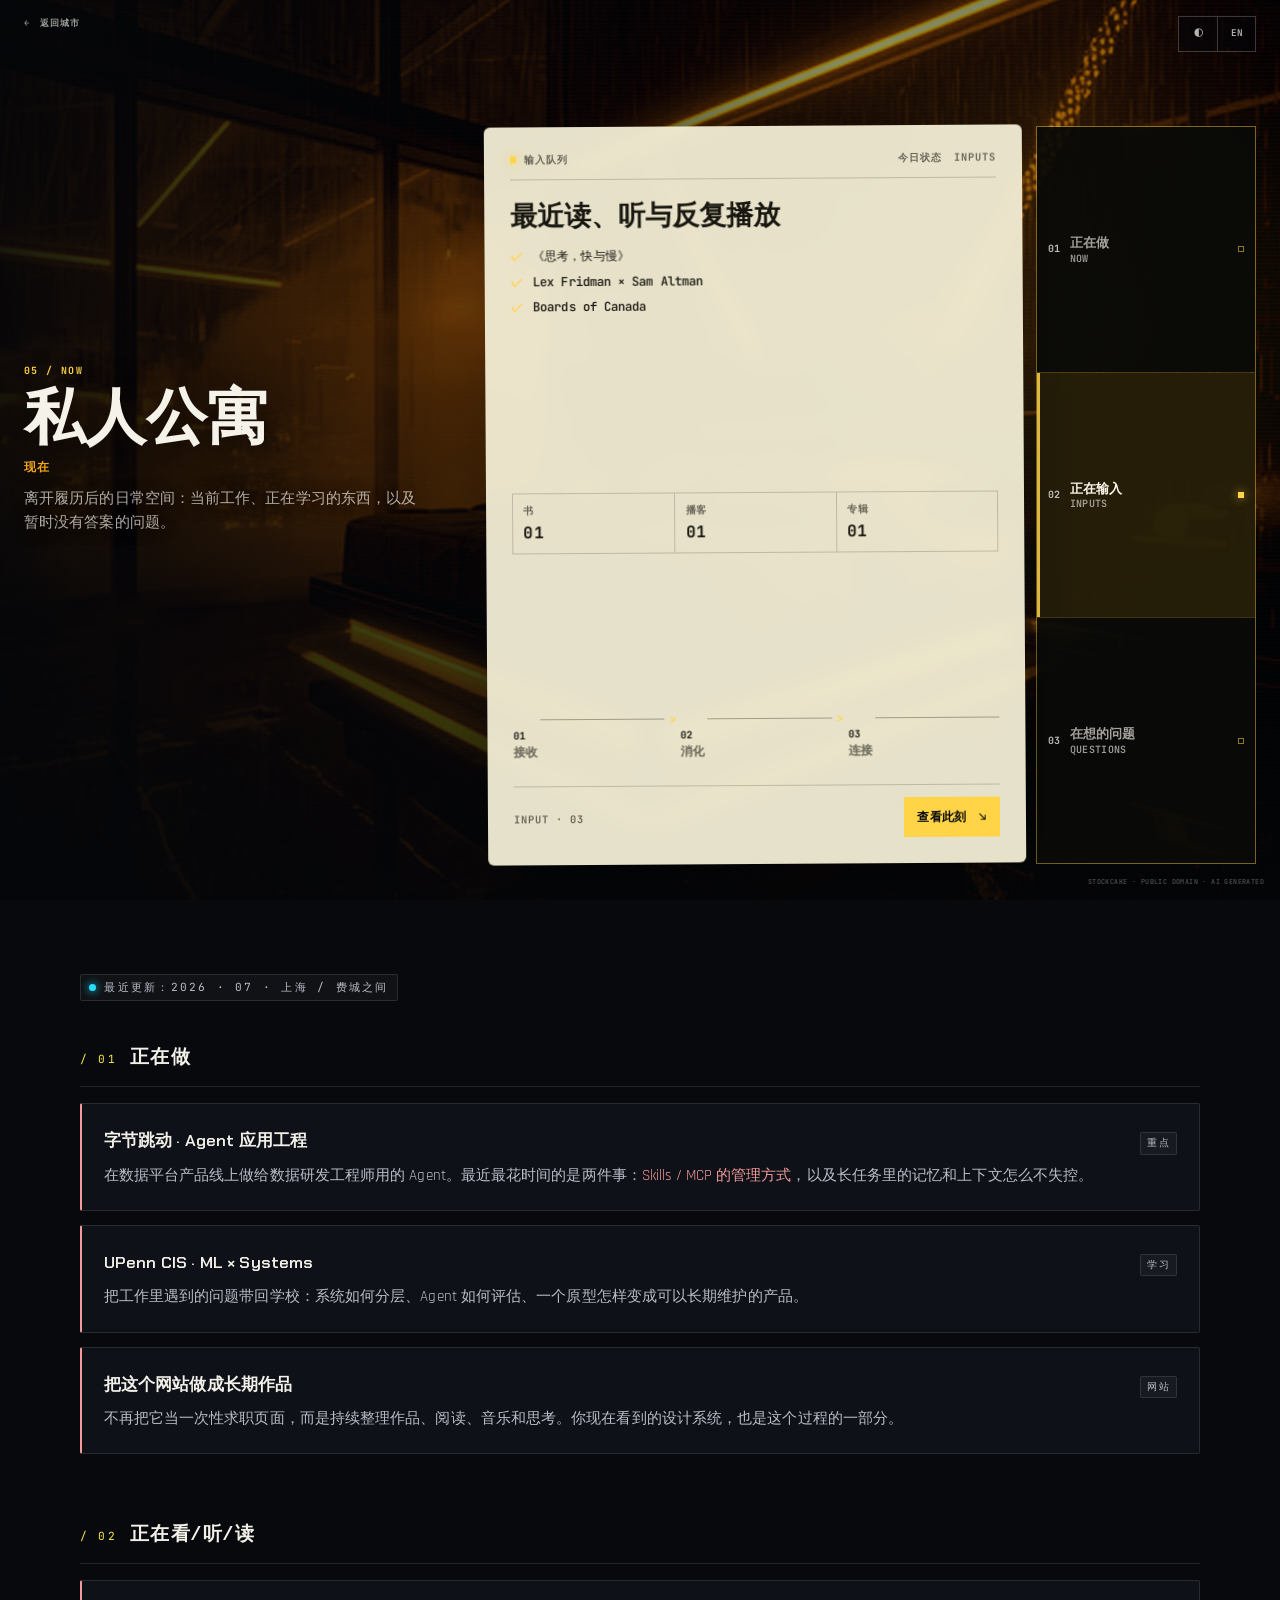
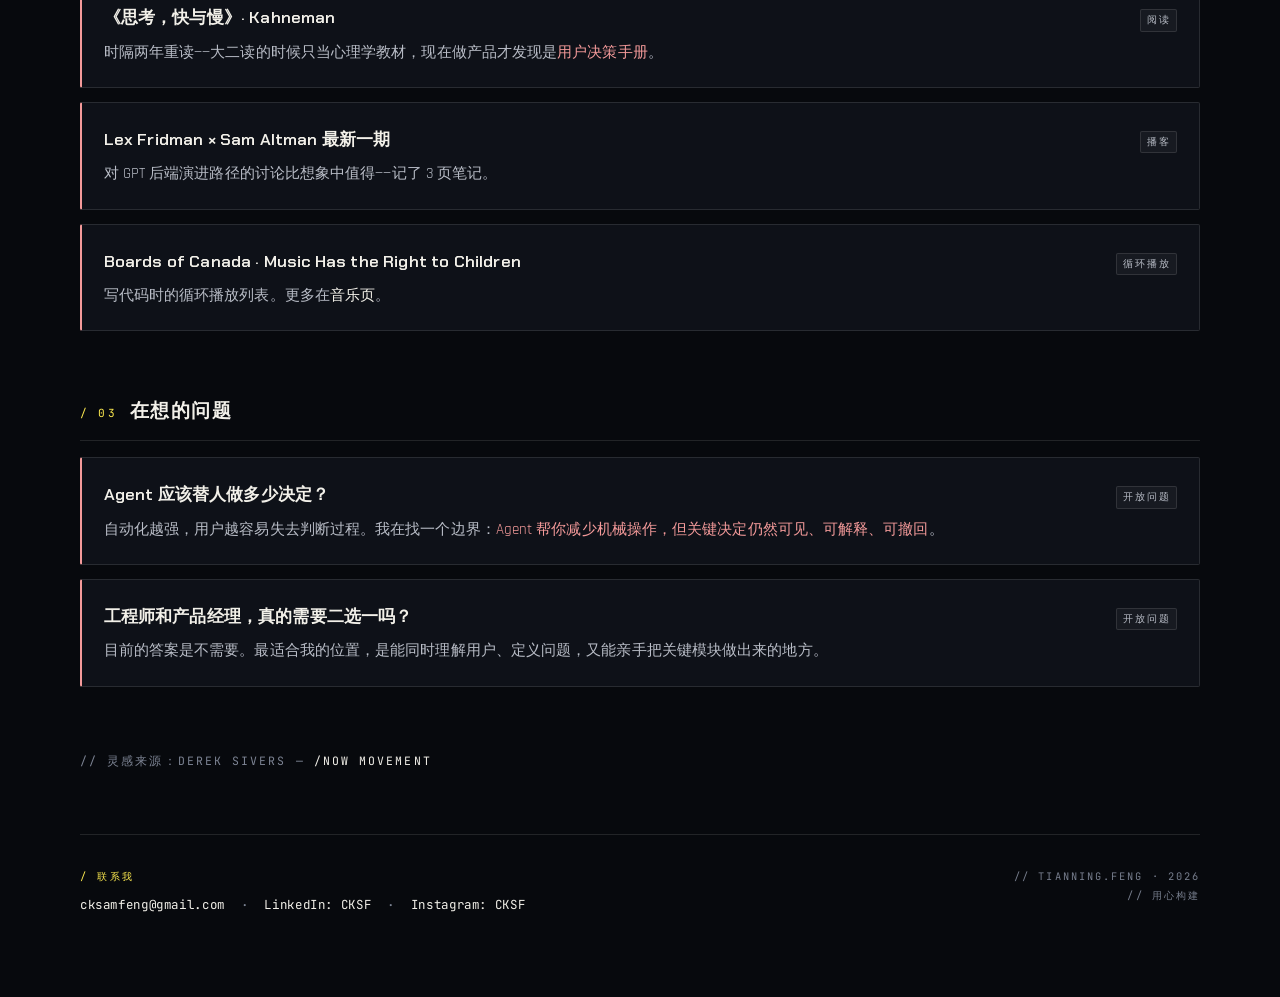
<file: now.html>
<!DOCTYPE html>
<html lang="zh-CN">
<head>
    <meta charset="UTF-8">
    <meta name="viewport" content="width=device-width, initial-scale=1.0">
    <title>现在｜冯天宁</title>
    <meta name="description" content="Now page — 冯天宁 (Tianning Feng) 最近在做的事、在读的书、在想的问题。受 nownownow.com 启发。" />
    <link href="https://fonts.googleapis.com/css2?family=Rajdhani:wght@300;400;500;600;700&family=JetBrains+Mono:wght@300;400;500;700&family=Chakra+Petch:wght@300;400;500;600;700&display=swap" rel="stylesheet">
    <link rel="stylesheet" href="assets/styles/pages/now.css?v=20260904-release">
    <link rel="stylesheet" href="site-system.css?v=20260904-release">
    <script src="site-system.js?v=20260904-release"></script>
</head>
<body>

    <canvas class="matrix-rain" id="matrixRain"></canvas>
    <div class="bg-veil"></div>
    <div class="bg-grid"></div>
    <div class="scanlines"></div>
    <div class="noise"></div>

    <nav class="nav">
        <a href="index.html" class="nav-brand"><span class="dot"></span>TIANNING.FENG</a>
        <a href="index.html" class="nav-back"><span>←</span><span class="hide-sm">Back to Home</span></a>
        <div class="nav-lang">
            <button id="btn-zh" class="active">ZH</button>
            <button id="btn-en">EN</button>
        </div>
    </nav>

    <main class="page">

    <!-- ZH -->
    <div class="lang-block active" id="zh">

        <header class="page-header">
            <span class="page-eyebrow">/ 现在 · 我正在做什么</span>
            <h1 class="page-title">现在</h1>
            <p class="page-lede">
                这是一个 <a href="https://nownownow.com" target="_blank">nownownow</a> 风格的动态页——记录我<span class="accent">此刻真正在花时间的事</span>。
                不是过去的成就，也不是宏大的未来计划。只有<span class="accent">现在</span>。当生活真的发生变化时，我会来更新。
            </p>
        </header>

        <div class="updated-stamp">
            <span class="live-dot"></span>
            最近更新：2026 · 07 · 上海 / 费城之间
        </div>

        <section class="now-section" data-content-id="working">
            <div class="now-section-head">
                <span class="now-section-num">/ 01</span>
                <h2 class="now-section-title">正在做</h2>
            </div>
            <div class="now-block">
                <div class="now-block-head">
                    <h3 class="now-block-title">字节跳动 · Agent 应用工程</h3>
                    <span class="now-block-tag hot">重点</span>
                </div>
                <p class="now-block-desc">在数据平台产品线上做给数据研发工程师用的 Agent。最近最花时间的是两件事：<span class="accent">Skills / MCP 的管理方式</span>，以及长任务里的记忆和上下文怎么不失控。</p>
            </div>
            <div class="now-block">
                <div class="now-block-head">
                    <h3 class="now-block-title">UPenn CIS · ML × Systems</h3>
                    <span class="now-block-tag">学习</span>
                </div>
                <p class="now-block-desc">把工作里遇到的问题带回学校：系统如何分层、Agent 如何评估、一个原型怎样变成可以长期维护的产品。</p>
            </div>
            <div class="now-block">
                <div class="now-block-head">
                    <h3 class="now-block-title">把这个网站做成长期作品</h3>
                    <span class="now-block-tag cool">网站</span>
                </div>
                <p class="now-block-desc">不再把它当一次性求职页面，而是持续整理作品、阅读、音乐和思考。你现在看到的设计系统，也是这个过程的一部分。</p>
            </div>
        </section>

        <section class="now-section" data-content-id="inputs">
            <div class="now-section-head">
                <span class="now-section-num">/ 02</span>
                <h2 class="now-section-title">正在看/听/读</h2>
            </div>
            <div class="now-block">
                <div class="now-block-head">
                    <h3 class="now-block-title">《思考，快与慢》· Kahneman</h3>
                    <span class="now-block-tag">阅读</span>
                </div>
                <p class="now-block-desc">时隔两年重读——大二读的时候只当心理学教材，现在做产品才发现是<span class="accent">用户决策手册</span>。</p>
            </div>
            <div class="now-block">
                <div class="now-block-head">
                    <h3 class="now-block-title">Lex Fridman × Sam Altman 最新一期</h3>
                    <span class="now-block-tag">播客</span>
                </div>
                <p class="now-block-desc">对 GPT 后端演进路径的讨论比想象中值得——记了 3 页笔记。</p>
            </div>
            <div class="now-block">
                <div class="now-block-head">
                    <h3 class="now-block-title">Boards of Canada · Music Has the Right to Children</h3>
                    <span class="now-block-tag">循环播放</span>
                </div>
                <p class="now-block-desc">写代码时的循环播放列表。更多在<a href="listening.html">音乐页</a>。</p>
            </div>
        </section>

        <section class="now-section" data-content-id="questions">
            <div class="now-section-head">
                <span class="now-section-num">/ 03</span>
                <h2 class="now-section-title">在想的问题</h2>
            </div>
            <div class="now-block">
                <div class="now-block-head">
                    <h3 class="now-block-title">Agent 应该替人做多少决定？</h3>
                    <span class="now-block-tag">开放问题</span>
                </div>
                <p class="now-block-desc">自动化越强，用户越容易失去判断过程。我在找一个边界：<span class="accent">Agent 帮你减少机械操作，但关键决定仍然可见、可解释、可撤回</span>。</p>
            </div>
            <div class="now-block">
                <div class="now-block-head">
                    <h3 class="now-block-title">工程师和产品经理，真的需要二选一吗？</h3>
                    <span class="now-block-tag">开放问题</span>
                </div>
                <p class="now-block-desc">目前的答案是不需要。最适合我的位置，是能同时理解用户、定义问题，又能亲手把关键模块做出来的地方。</p>
            </div>
        </section>

        <p style="font-family:'JetBrains Mono',monospace;font-size:0.72rem;letter-spacing:0.18em;color:var(--text-mute);text-transform:uppercase;margin-top:2rem;">
            // 灵感来源：Derek Sivers — <a href="https://sive.rs/nowff" target="_blank">/now movement</a>
        </p>

        <footer class="site-footer">
            <div class="footer-grid">
                <div>
                    <div class="footer-label">/ 联系我</div>
                    <div class="footer-links">
                        <a href="mailto:cksamfeng@gmail.com">cksamfeng@gmail.com</a>
                        <span class="sep">·</span>
                        <a href="https://www.linkedin.com/in/CKSF" target="_blank">LinkedIn: CKSF</a>
                        <span class="sep">·</span>
                        <a href="https://instagram.com/CKSF" target="_blank">Instagram: CKSF</a>
                    </div>
                </div>
                <div class="footer-meta">// TIANNING.FENG · 2025<br>// 用心构建</div>
            </div>
        </footer>
    </div>

    <!-- EN -->
    <div class="lang-block" id="en">

        <header class="page-header">
            <span class="page-eyebrow">/ Now</span>
            <h1 class="page-title">Now</h1>
            <p class="page-lede">
                A <a href="https://nownownow.com" target="_blank">nownownow</a>-style page — what I'm <span class="accent">actually spending time on right now</span>.
                Not past achievements or grand future plans. Just <span class="accent">now</span>. Updated when life changes enough to warrant it.
            </p>
        </header>

        <div class="updated-stamp">
            <span class="live-dot"></span>
            Last updated: 2026 · 07 · between Shanghai and Philadelphia
        </div>

        <section class="now-section" data-content-id="working">
            <div class="now-section-head">
                <span class="now-section-num">/ 01</span>
                <h2 class="now-section-title">Working On</h2>
            </div>
            <div class="now-block">
                <div class="now-block-head">
                    <h3 class="now-block-title">ByteDance · Agent application engineering</h3>
                    <span class="now-block-tag hot">Focus</span>
                </div>
                <p class="now-block-desc">Building an agent for data engineers on an internal data platform. Most of my attention is on <span class="accent">Skills / MCP management</span> and keeping memory and context coherent during long-running tasks.</p>
            </div>
            <div class="now-block">
                <div class="now-block-head">
                    <h3 class="now-block-title">UPenn CIS · ML × Systems</h3>
                    <span class="now-block-tag">Study</span>
                </div>
                <p class="now-block-desc">Taking problems from work back into the classroom: system boundaries, agent evaluation, and what it takes to turn a prototype into maintainable product infrastructure.</p>
            </div>
            <div class="now-block">
                <div class="now-block-head">
                    <h3 class="now-block-title">Turning this site into a long-term body of work</h3>
                    <span class="now-block-tag cool">Meta</span>
                </div>
                <p class="now-block-desc">Not a one-off recruiting page anymore. I am using it to continuously organize work, reading, music, and unfinished thoughts. The design system you are seeing is part of that process.</p>
            </div>
        </section>

        <section class="now-section" data-content-id="inputs">
            <div class="now-section-head">
                <span class="now-section-num">/ 02</span>
                <h2 class="now-section-title">Reading / Listening</h2>
            </div>
            <div class="now-block">
                <div class="now-block-head">
                    <h3 class="now-block-title">Thinking, Fast and Slow · Kahneman</h3>
                    <span class="now-block-tag">Reading</span>
                </div>
                <p class="now-block-desc">Re-read after two years. Undergrad me saw it as a psych textbook; product me now sees it as a <span class="accent">user-decision playbook</span>.</p>
            </div>
            <div class="now-block">
                <div class="now-block-head">
                    <h3 class="now-block-title">Lex Fridman × Sam Altman — latest episode</h3>
                    <span class="now-block-tag">Podcast</span>
                </div>
                <p class="now-block-desc">The backend-evolution discussion is better than I expected — took 3 pages of notes.</p>
            </div>
            <div class="now-block">
                <div class="now-block-head">
                    <h3 class="now-block-title">Boards of Canada · Music Has the Right to Children</h3>
                    <span class="now-block-tag">On Loop</span>
                </div>
                <p class="now-block-desc">My coding-mode playlist. More at <a href="listening.html">Listening</a>.</p>
            </div>
        </section>

        <section class="now-section" data-content-id="questions">
            <div class="now-section-head">
                <span class="now-section-num">/ 03</span>
                <h2 class="now-section-title">Open Questions</h2>
            </div>
            <div class="now-block">
                <div class="now-block-head">
                    <h3 class="now-block-title">How much should an agent decide for its user?</h3>
                    <span class="now-block-tag">Open</span>
                </div>
                <p class="now-block-desc">More automation can erase the user's reasoning process. I am looking for the boundary where <span class="accent">agents remove mechanical work while consequential decisions stay visible, explainable, and reversible</span>.</p>
            </div>
            <div class="now-block">
                <div class="now-block-head">
                    <h3 class="now-block-title">Do engineering and product really have to be separate identities?</h3>
                    <span class="now-block-tag">Open</span>
                </div>
                <p class="now-block-desc">My current answer is no. The most natural place for me is one where I can understand users, define the problem, and still build the critical module myself.</p>
            </div>
        </section>

        <p style="font-family:'JetBrains Mono',monospace;font-size:0.72rem;letter-spacing:0.18em;color:var(--text-mute);text-transform:uppercase;margin-top:2rem;">
            // Inspired by Derek Sivers — <a href="https://sive.rs/nowff" target="_blank">/now movement</a>
        </p>

        <footer class="site-footer">
            <div class="footer-grid">
                <div>
                    <div class="footer-label">/ Contact</div>
                    <div class="footer-links">
                        <a href="mailto:cksamfeng@gmail.com">cksamfeng@gmail.com</a>
                        <span class="sep">·</span>
                        <a href="https://www.linkedin.com/in/CKSF" target="_blank">LinkedIn: CKSF</a>
                        <span class="sep">·</span>
                        <a href="https://instagram.com/CKSF" target="_blank">Instagram: CKSF</a>
                    </div>
                </div>
                <div class="footer-meta">// TIANNING.FENG · 2025<br>// BUILT WITH CARE</div>
            </div>
        </footer>
    </div>

    </main>

    <script type="module" src="assets/scripts/shared/matrix-background.js?v=20260904-release"></script>
</body>
</html>
</file>
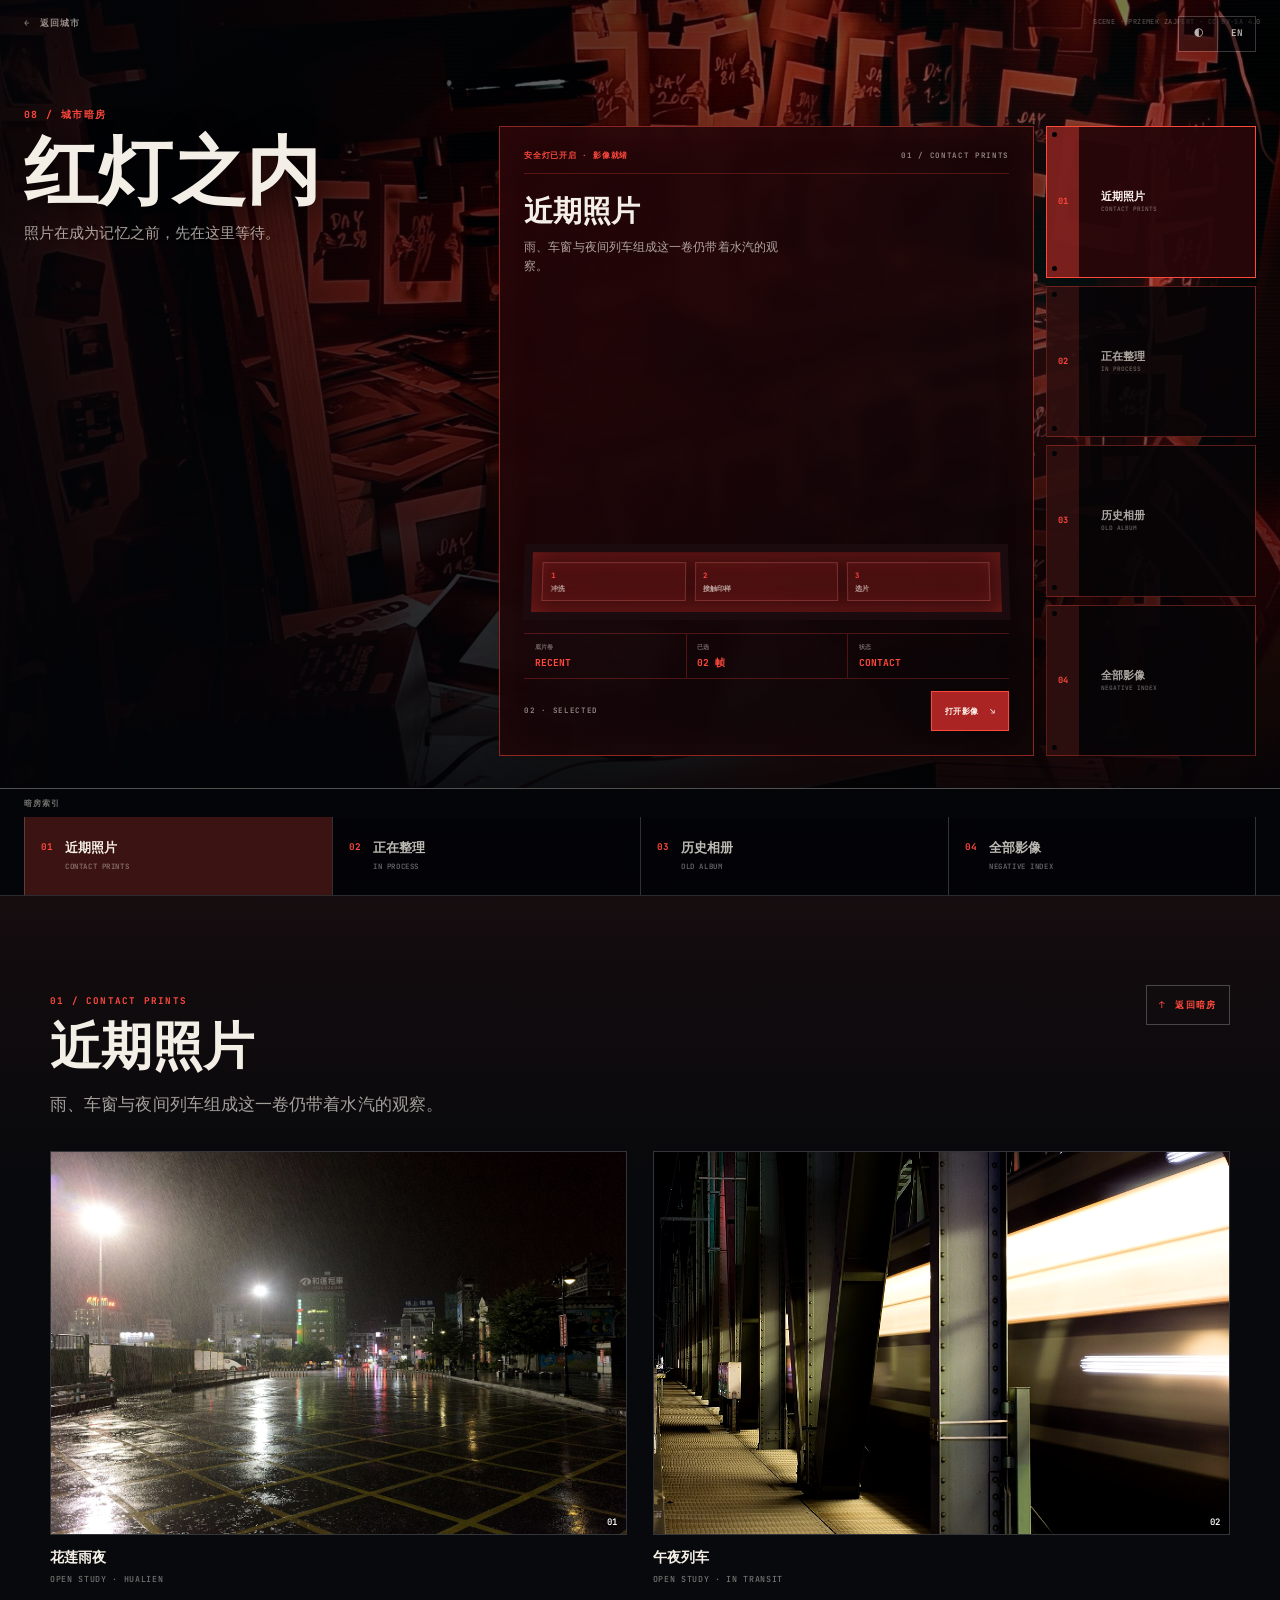
<file: photos.html>
<!DOCTYPE html>
<html lang="zh-CN">
<head>
    <meta charset="UTF-8">
    <meta name="viewport" content="width=device-width, initial-scale=1.0">
    <title>影像｜冯天宁</title>
    <meta name="description" content="Photos by Tianning Feng — visual notes from Philly, Ningbo, Taipei, and Atlanta." />
    <script>
        if (new URLSearchParams(location.search).get("entry") === "approach") {
            document.documentElement.classList.add("darkroom-entry-pending");
            window.setTimeout(() => document.documentElement.classList.remove("darkroom-entry-pending"), 2500);
        }
    </script>
    <link href="https://fonts.googleapis.com/css2?family=Rajdhani:wght@300;400;500;600;700&family=JetBrains+Mono:wght@300;400;500;700&family=Chakra+Petch:wght@300;400;500;600;700&display=swap" rel="stylesheet">
    <link rel="stylesheet" href="assets/styles/pages/photos.css?v=20260904-release">
    <link rel="stylesheet" href="site-system.css?v=20260904-release">
    <link rel="stylesheet" href="darkroom-interior.css?v=20260904-release">
    <script src="darkroom-interior.js?v=20260904-release"></script>
    <script src="site-system.js?v=20260904-release"></script>
</head>
<body>

    <canvas class="matrix-rain" id="matrixRain"></canvas>
    <div class="bg-veil"></div>
    <div class="bg-grid"></div>
    <div class="scanlines"></div>
    <div class="noise"></div>

    <nav class="nav">
        <a href="index.html" class="nav-brand"><span class="dot"></span>TIANNING.FENG</a>
        <a href="index.html" class="nav-back"><span>←</span><span class="hide-sm">Back to Home</span></a>
        <div class="nav-lang">
            <button id="btn-zh" class="active">ZH</button>
            <button id="btn-en">EN</button>
        </div>
    </nav>

    <main class="page">

    <!-- ZH -->
    <div class="lang-block active" id="zh">
        <header class="page-header">
            <span class="page-eyebrow">/ 图像笔记</span>
            <h1 class="page-title">影像</h1>
            <p class="page-lede">
                拍照对我而言更像<span class="accent">视觉版的笔记</span>——记录我看世界的角度、光线、构图习惯。
                以手机为主，偶有胶片。这里先保留三个长期主题：<span class="accent">城市、人物剪影、日常物件</span>。
                我宁愿让页面保持克制，也不拿占位框假装已经完成。
            </p>
        </header>

        <section class="photo-series-grid" aria-label="影像主题">
            <article class="photo-series">
                <span class="photo-series-num">/ 01</span>
                <h2>城市不是地标</h2>
                <p>费城、宁波、台北、亚特兰大。拍车站雨后的地面、旧城窄巷和人真正经过的地方，而不是明信片角度。</p>
                <span class="photo-series-meta">城市 · 光影 · 流动</span>
            </article>
            <article class="photo-series">
                <span class="photo-series-num">/ 02</span>
                <h2>不打扰的肖像</h2>
                <p>人背对镜头、走进光里，或者只留下影子。比起辨认是谁，我更在意一个人如何占据空间。</p>
                <span class="photo-series-meta">人物 · 距离 · 剪影</span>
            </article>
            <article class="photo-series">
                <span class="photo-series-num">/ 03</span>
                <h2>桌面考古</h2>
                <p>咖啡、鼓机、拆开的设备、写满批注的书。日常物件会泄露一个人真正把时间花在哪里。</p>
                <span class="photo-series-meta">物件 · 工作台 · 日常</span>
            </article>
        </section>

        <div class="empty-state">
            <span class="big">// 影像整理中</span>
            真实照片整理好后才会出现在这里。在此之前，可以在 Instagram <a href="https://instagram.com/CKSF" target="_blank">@CKSF</a> 看零散更新。
        </div>

        <footer class="site-footer">
            <div class="footer-grid">
                <div>
                    <div class="footer-label">/ 联系我</div>
                    <div class="footer-links">
                        <a href="mailto:cksamfeng@gmail.com">cksamfeng@gmail.com</a>
                        <span class="sep">·</span>
                        <a href="https://www.linkedin.com/in/CKSF" target="_blank">LinkedIn: CKSF</a>
                        <span class="sep">·</span>
                        <a href="https://instagram.com/CKSF" target="_blank">Instagram: CKSF</a>
                    </div>
                </div>
                <div class="footer-meta">// TIANNING.FENG · 2025<br>// 用心构建</div>
            </div>
        </footer>
    </div>

    <!-- EN -->
    <div class="lang-block" id="en">
        <header class="page-header">
            <span class="page-eyebrow">/ Photos</span>
            <h1 class="page-title">Photos</h1>
            <p class="page-lede">
                For me photography is more like <span class="accent">visual note-taking</span> — how I see the world, the light, the compositions I default to.
                Mostly phone, occasional film. This page holds three long-running themes:
                <span class="accent">city, silhouettes, and everyday objects</span>. I would rather keep it quiet than pretend placeholders are a finished archive.
            </p>
        </header>

        <section class="photo-series-grid" aria-label="Photo series">
            <article class="photo-series">
                <span class="photo-series-num">/ 01</span>
                <h2>Cities are not landmarks</h2>
                <p>Philadelphia, Ningbo, Taipei, Atlanta. Wet pavement outside stations, narrow old-town alleys, and places people actually pass through — not postcard angles.</p>
                <span class="photo-series-meta">City · Light · Movement</span>
            </article>
            <article class="photo-series">
                <span class="photo-series-num">/ 02</span>
                <h2>Portraits without interruption</h2>
                <p>People facing away, walking into light, or leaving only a shadow. I care less about who they are than how a person occupies space.</p>
                <span class="photo-series-meta">People · Distance · Silhouette</span>
            </article>
            <article class="photo-series">
                <span class="photo-series-num">/ 03</span>
                <h2>Desktop archaeology</h2>
                <p>Coffee, drum machines, opened devices, heavily annotated books. Everyday objects reveal where someone actually spends their time.</p>
                <span class="photo-series-meta">Objects · Workbench · Routine</span>
            </article>
        </section>

        <div class="empty-state">
            <span class="big">// Archive in progress</span>
            Real photographs will appear when the edit is ready. Until then, fragments live on Instagram <a href="https://instagram.com/CKSF" target="_blank">@CKSF</a>.
        </div>

        <footer class="site-footer">
            <div class="footer-grid">
                <div>
                    <div class="footer-label">/ Contact</div>
                    <div class="footer-links">
                        <a href="mailto:cksamfeng@gmail.com">cksamfeng@gmail.com</a>
                        <span class="sep">·</span>
                        <a href="https://www.linkedin.com/in/CKSF" target="_blank">LinkedIn: CKSF</a>
                        <span class="sep">·</span>
                        <a href="https://instagram.com/CKSF" target="_blank">Instagram: CKSF</a>
                    </div>
                </div>
                <div class="footer-meta">// TIANNING.FENG · 2025<br>// BUILT WITH CARE</div>
            </div>
        </footer>
    </div>

    </main>

    <script type="module" src="assets/scripts/shared/matrix-background.js?v=20260904-release"></script>
</body>
</html>
</file>
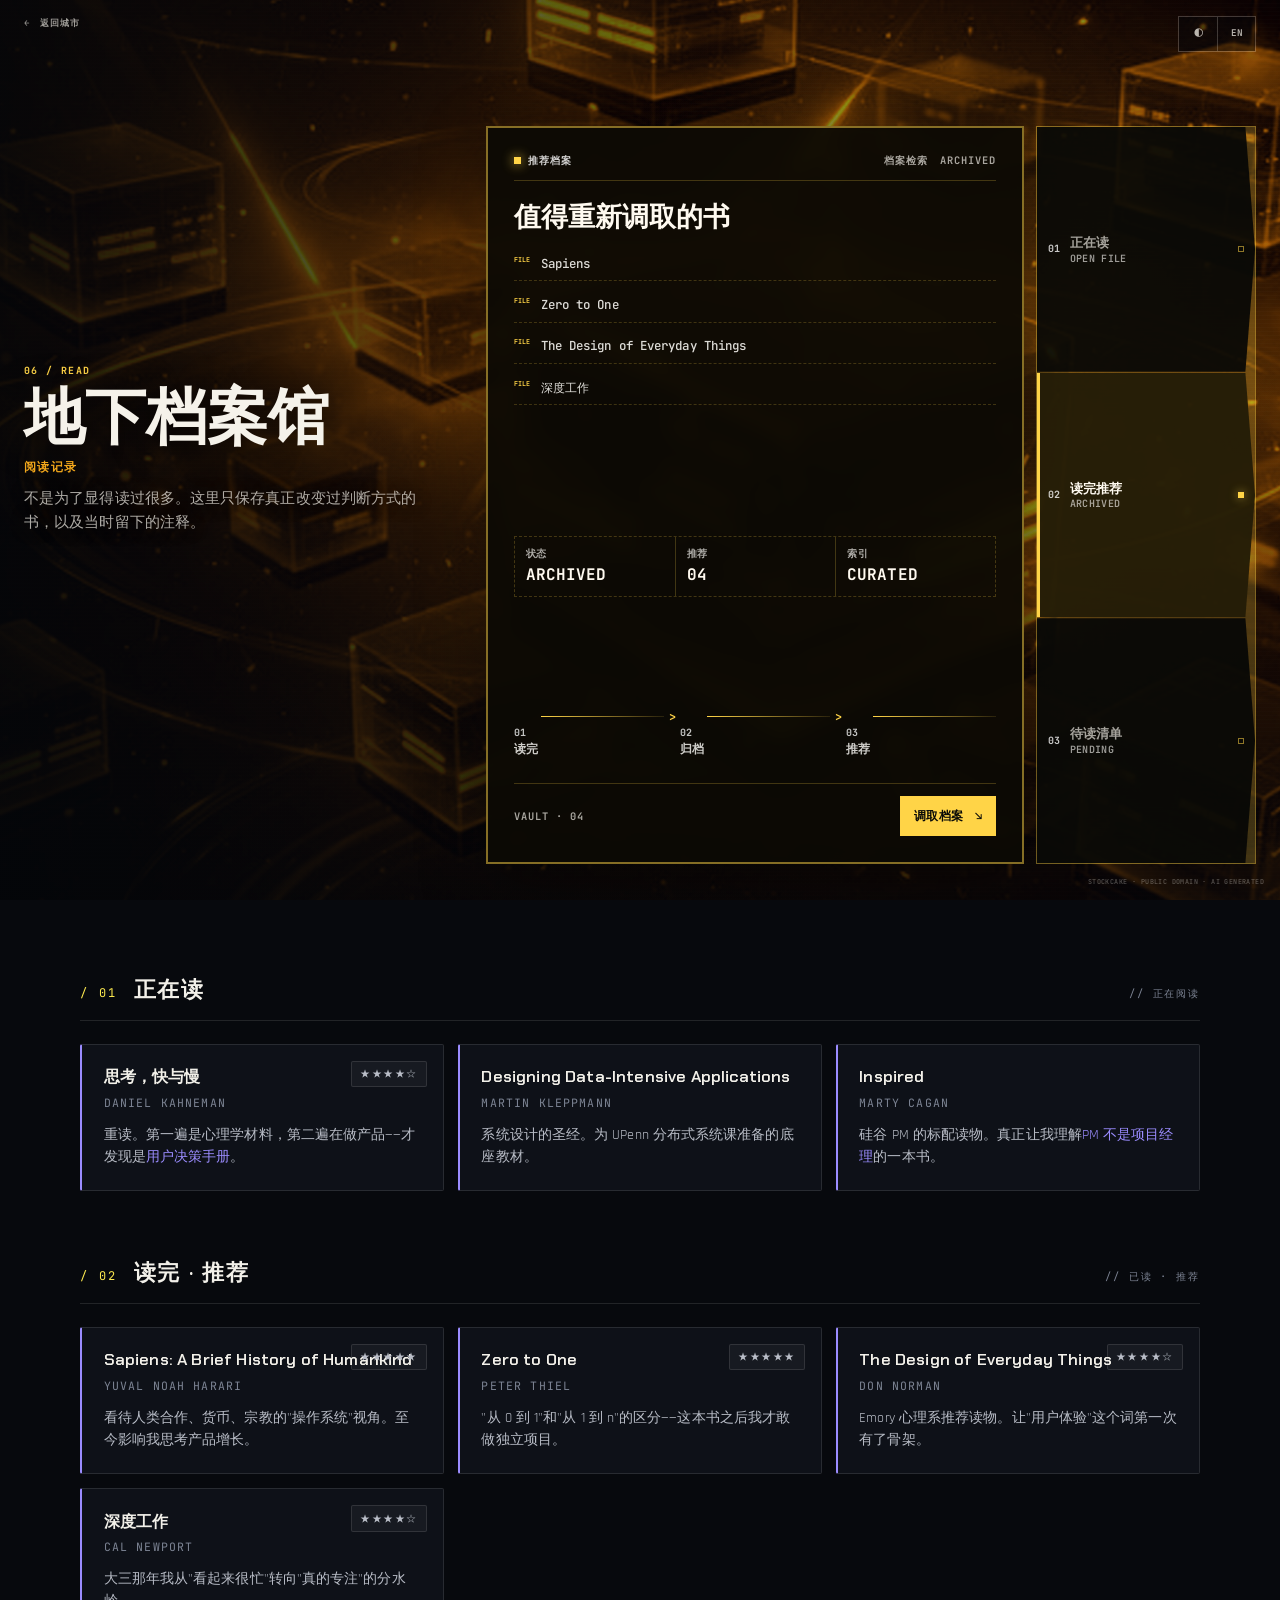
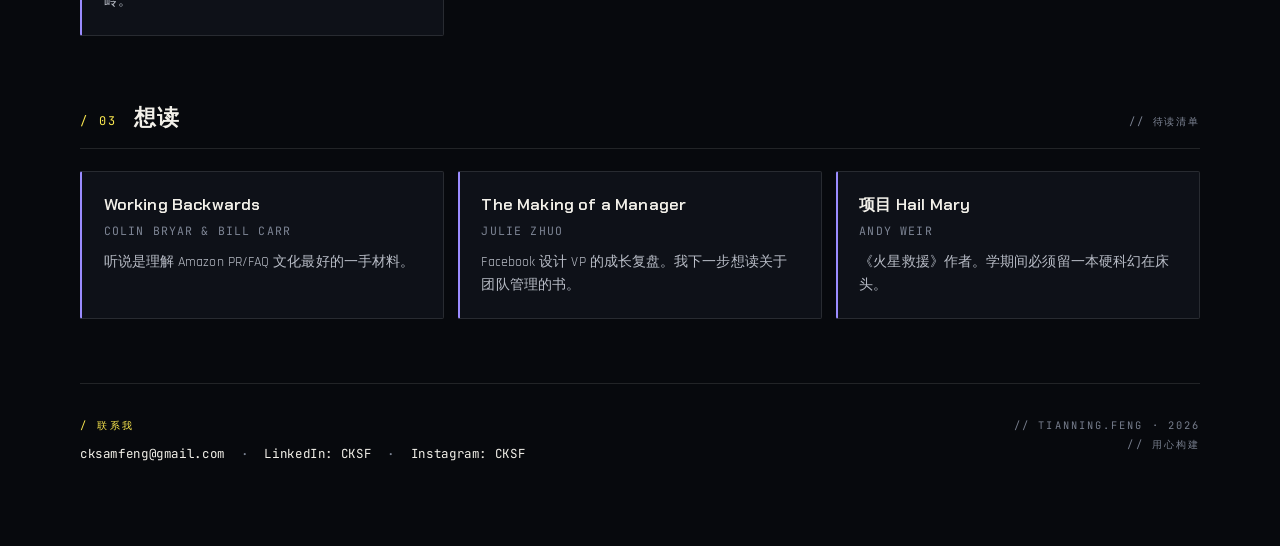
<file: reading.html>
<!DOCTYPE html>
<html lang="zh-CN">
<head>
    <meta charset="UTF-8">
    <meta name="viewport" content="width=device-width, initial-scale=1.0">
    <title>阅读｜冯天宁</title>
    <meta name="description" content="Reading list — 冯天宁 (Tianning Feng) 在读、读完和想读的书。心理学、系统、产品思考、小说。" />
    <link href="https://fonts.googleapis.com/css2?family=Rajdhani:wght@300;400;500;600;700&family=JetBrains+Mono:wght@300;400;500;700&family=Chakra+Petch:wght@300;400;500;600;700&display=swap" rel="stylesheet">
    <link rel="stylesheet" href="assets/styles/pages/reading.css?v=20260904-release">
    <link rel="stylesheet" href="site-system.css?v=20260904-release">
    <script src="site-system.js?v=20260904-release"></script>
</head>
<body>

    <canvas class="matrix-rain" id="matrixRain"></canvas>
    <div class="bg-veil"></div>
    <div class="bg-grid"></div>
    <div class="scanlines"></div>
    <div class="noise"></div>

    <nav class="nav">
        <a href="index.html" class="nav-brand"><span class="dot"></span>TIANNING.FENG</a>
        <a href="index.html" class="nav-back"><span>←</span><span class="hide-sm">Back to Home</span></a>
        <div class="nav-lang">
            <button id="btn-zh" class="active">ZH</button>
            <button id="btn-en">EN</button>
        </div>
    </nav>

    <main class="page">

    <!-- ZH -->
    <div class="lang-block active" id="zh">

        <header class="page-header">
            <span class="page-eyebrow">/ 阅读收藏</span>
            <h1 class="page-title">阅读</h1>
            <p class="page-lede">
                这里是我<span class="accent">在读、读完、想读</span>的书。心理学、系统工程、产品思考、一点点小说。
                不追求书单的完整，只写下<span class="accent">当下有影响我的</span>那几本。
            </p>
        </header>

        <section class="shelf" data-content-id="current">
            <div class="shelf-head">
                <span class="shelf-num">/ 01</span>
                <h2 class="shelf-title">正在读</h2>
                <span class="shelf-count">// 正在阅读</span>
            </div>
            <div class="book-grid">
                <div class="book">
                    <span class="book-rating">★★★★☆</span>
                    <h3 class="book-title">思考，快与慢</h3>
                    <p class="book-author">Daniel Kahneman</p>
                    <p class="book-note">重读。第一遍是心理学材料，第二遍在做产品——才发现是<span class="accent">用户决策手册</span>。</p>
                </div>
                <div class="book">
                    <h3 class="book-title">Designing Data-Intensive Applications</h3>
                    <p class="book-author">Martin Kleppmann</p>
                    <p class="book-note">系统设计的圣经。为 UPenn 分布式系统课准备的底座教材。</p>
                </div>
                <div class="book">
                    <h3 class="book-title">Inspired</h3>
                    <p class="book-author">Marty Cagan</p>
                    <p class="book-note">硅谷 PM 的标配读物。真正让我理解<span class="accent">PM 不是项目经理</span>的一本书。</p>
                </div>
            </div>
        </section>

        <section class="shelf" data-content-id="finished">
            <div class="shelf-head">
                <span class="shelf-num">/ 02</span>
                <h2 class="shelf-title">读完 · 推荐</h2>
                <span class="shelf-count">// 已读 · 推荐</span>
            </div>
            <div class="book-grid">
                <div class="book done">
                    <span class="book-rating">★★★★★</span>
                    <h3 class="book-title">Sapiens: A Brief History of Humankind</h3>
                    <p class="book-author">Yuval Noah Harari</p>
                    <p class="book-note">看待人类合作、货币、宗教的"操作系统"视角。至今影响我思考产品增长。</p>
                </div>
                <div class="book done">
                    <span class="book-rating">★★★★★</span>
                    <h3 class="book-title">Zero to One</h3>
                    <p class="book-author">Peter Thiel</p>
                    <p class="book-note">"从 0 到 1"和"从 1 到 n"的区分——这本书之后我才敢做独立项目。</p>
                </div>
                <div class="book done">
                    <span class="book-rating">★★★★☆</span>
                    <h3 class="book-title">The Design of Everyday Things</h3>
                    <p class="book-author">Don Norman</p>
                    <p class="book-note">Emory 心理系推荐读物。让"用户体验"这个词第一次有了骨架。</p>
                </div>
                <div class="book done">
                    <span class="book-rating">★★★★☆</span>
                    <h3 class="book-title">深度工作</h3>
                    <p class="book-author">Cal Newport</p>
                    <p class="book-note">大三那年我从"看起来很忙"转向"真的专注"的分水岭。</p>
                </div>
            </div>
        </section>

        <section class="shelf" data-content-id="queue">
            <div class="shelf-head">
                <span class="shelf-num">/ 03</span>
                <h2 class="shelf-title">想读</h2>
                <span class="shelf-count">// 待读清单</span>
            </div>
            <div class="book-grid">
                <div class="book want">
                    <h3 class="book-title">Working Backwards</h3>
                    <p class="book-author">Colin Bryar &amp; Bill Carr</p>
                    <p class="book-note">听说是理解 Amazon PR/FAQ 文化最好的一手材料。</p>
                </div>
                <div class="book want">
                    <h3 class="book-title">The Making of a Manager</h3>
                    <p class="book-author">Julie Zhuo</p>
                    <p class="book-note">Facebook 设计 VP 的成长复盘。我下一步想读关于团队管理的书。</p>
                </div>
                <div class="book want">
                    <h3 class="book-title">项目 Hail Mary</h3>
                    <p class="book-author">Andy Weir</p>
                    <p class="book-note">《火星救援》作者。学期间必须留一本硬科幻在床头。</p>
                </div>
            </div>
        </section>

        <footer class="site-footer">
            <div class="footer-grid">
                <div>
                    <div class="footer-label">/ 联系我</div>
                    <div class="footer-links">
                        <a href="mailto:cksamfeng@gmail.com">cksamfeng@gmail.com</a>
                        <span class="sep">·</span>
                        <a href="https://www.linkedin.com/in/CKSF" target="_blank">LinkedIn: CKSF</a>
                        <span class="sep">·</span>
                        <a href="https://instagram.com/CKSF" target="_blank">Instagram: CKSF</a>
                    </div>
                </div>
                <div class="footer-meta">// TIANNING.FENG · 2025<br>// 用心构建</div>
            </div>
        </footer>
    </div>

    <!-- EN -->
    <div class="lang-block" id="en">
        <header class="page-header">
            <span class="page-eyebrow">/ Reading</span>
            <h1 class="page-title">Reading</h1>
            <p class="page-lede">
                Books I'm <span class="accent">reading, have read, or want to read</span>. Psychology, systems, product, occasional fiction.
                Not comprehensive — only the ones <span class="accent">actually shaping me right now</span>.
            </p>
        </header>

        <section class="shelf" data-content-id="current">
            <div class="shelf-head"><span class="shelf-num">/ 01</span><h2 class="shelf-title">Currently</h2><span class="shelf-count">// reading now</span></div>
            <div class="book-grid">
                <div class="book"><span class="book-rating">★★★★☆</span><h3 class="book-title">Thinking, Fast and Slow</h3><p class="book-author">Daniel Kahneman</p><p class="book-note">Re-read. Two years ago it was a textbook; now it reads like a <span class="accent">user-decision playbook</span>.</p></div>
                <div class="book"><h3 class="book-title">Designing Data-Intensive Applications</h3><p class="book-author">Martin Kleppmann</p><p class="book-note">The systems-design bible. Prep for UPenn distributed systems.</p></div>
                <div class="book"><h3 class="book-title">Inspired</h3><p class="book-author">Marty Cagan</p><p class="book-note">Silicon Valley PM canon. The one book that made me realize <span class="accent">PM ≠ project manager</span>.</p></div>
            </div>
        </section>

        <section class="shelf" data-content-id="finished">
            <div class="shelf-head"><span class="shelf-num">/ 02</span><h2 class="shelf-title">Finished · Recommended</h2><span class="shelf-count">// finished</span></div>
            <div class="book-grid">
                <div class="book done"><span class="book-rating">★★★★★</span><h3 class="book-title">Sapiens</h3><p class="book-author">Yuval Noah Harari</p><p class="book-note">An "operating system" view of human cooperation, money, and religion. Still shapes how I think about growth.</p></div>
                <div class="book done"><span class="book-rating">★★★★★</span><h3 class="book-title">Zero to One</h3><p class="book-author">Peter Thiel</p><p class="book-note">The 0→1 vs. 1→n distinction. I only started shipping side projects after reading this.</p></div>
                <div class="book done"><span class="book-rating">★★★★☆</span><h3 class="book-title">The Design of Everyday Things</h3><p class="book-author">Don Norman</p><p class="book-note">Recommended reading from my Emory psych program. The first time "UX" had a real skeleton.</p></div>
                <div class="book done"><span class="book-rating">★★★★☆</span><h3 class="book-title">Deep Work</h3><p class="book-author">Cal Newport</p><p class="book-note">Junior year — the watershed from "looking busy" to "actually focused".</p></div>
            </div>
        </section>

        <section class="shelf" data-content-id="queue">
            <div class="shelf-head"><span class="shelf-num">/ 03</span><h2 class="shelf-title">On the Queue</h2><span class="shelf-count">// want to read</span></div>
            <div class="book-grid">
                <div class="book want"><h3 class="book-title">Working Backwards</h3><p class="book-author">Colin Bryar &amp; Bill Carr</p><p class="book-note">Reportedly the best primary source on Amazon's PR/FAQ culture.</p></div>
                <div class="book want"><h3 class="book-title">The Making of a Manager</h3><p class="book-author">Julie Zhuo</p><p class="book-note">Facebook design VP's growth retro. Team management is my next horizon.</p></div>
                <div class="book want"><h3 class="book-title">Project Hail Mary</h3><p class="book-author">Andy Weir</p><p class="book-note">By the Martian author. There's always one hard sci-fi on my nightstand mid-semester.</p></div>
            </div>
        </section>

        <footer class="site-footer">
            <div class="footer-grid">
                <div>
                    <div class="footer-label">/ Contact</div>
                    <div class="footer-links">
                        <a href="mailto:cksamfeng@gmail.com">cksamfeng@gmail.com</a>
                        <span class="sep">·</span>
                        <a href="https://www.linkedin.com/in/CKSF" target="_blank">LinkedIn: CKSF</a>
                        <span class="sep">·</span>
                        <a href="https://instagram.com/CKSF" target="_blank">Instagram: CKSF</a>
                    </div>
                </div>
                <div class="footer-meta">// TIANNING.FENG · 2025<br>// BUILT WITH CARE</div>
            </div>
        </footer>
    </div>

    </main>

    <script type="module" src="assets/scripts/shared/matrix-background.js?v=20260904-release"></script>
</body>
</html>
</file>
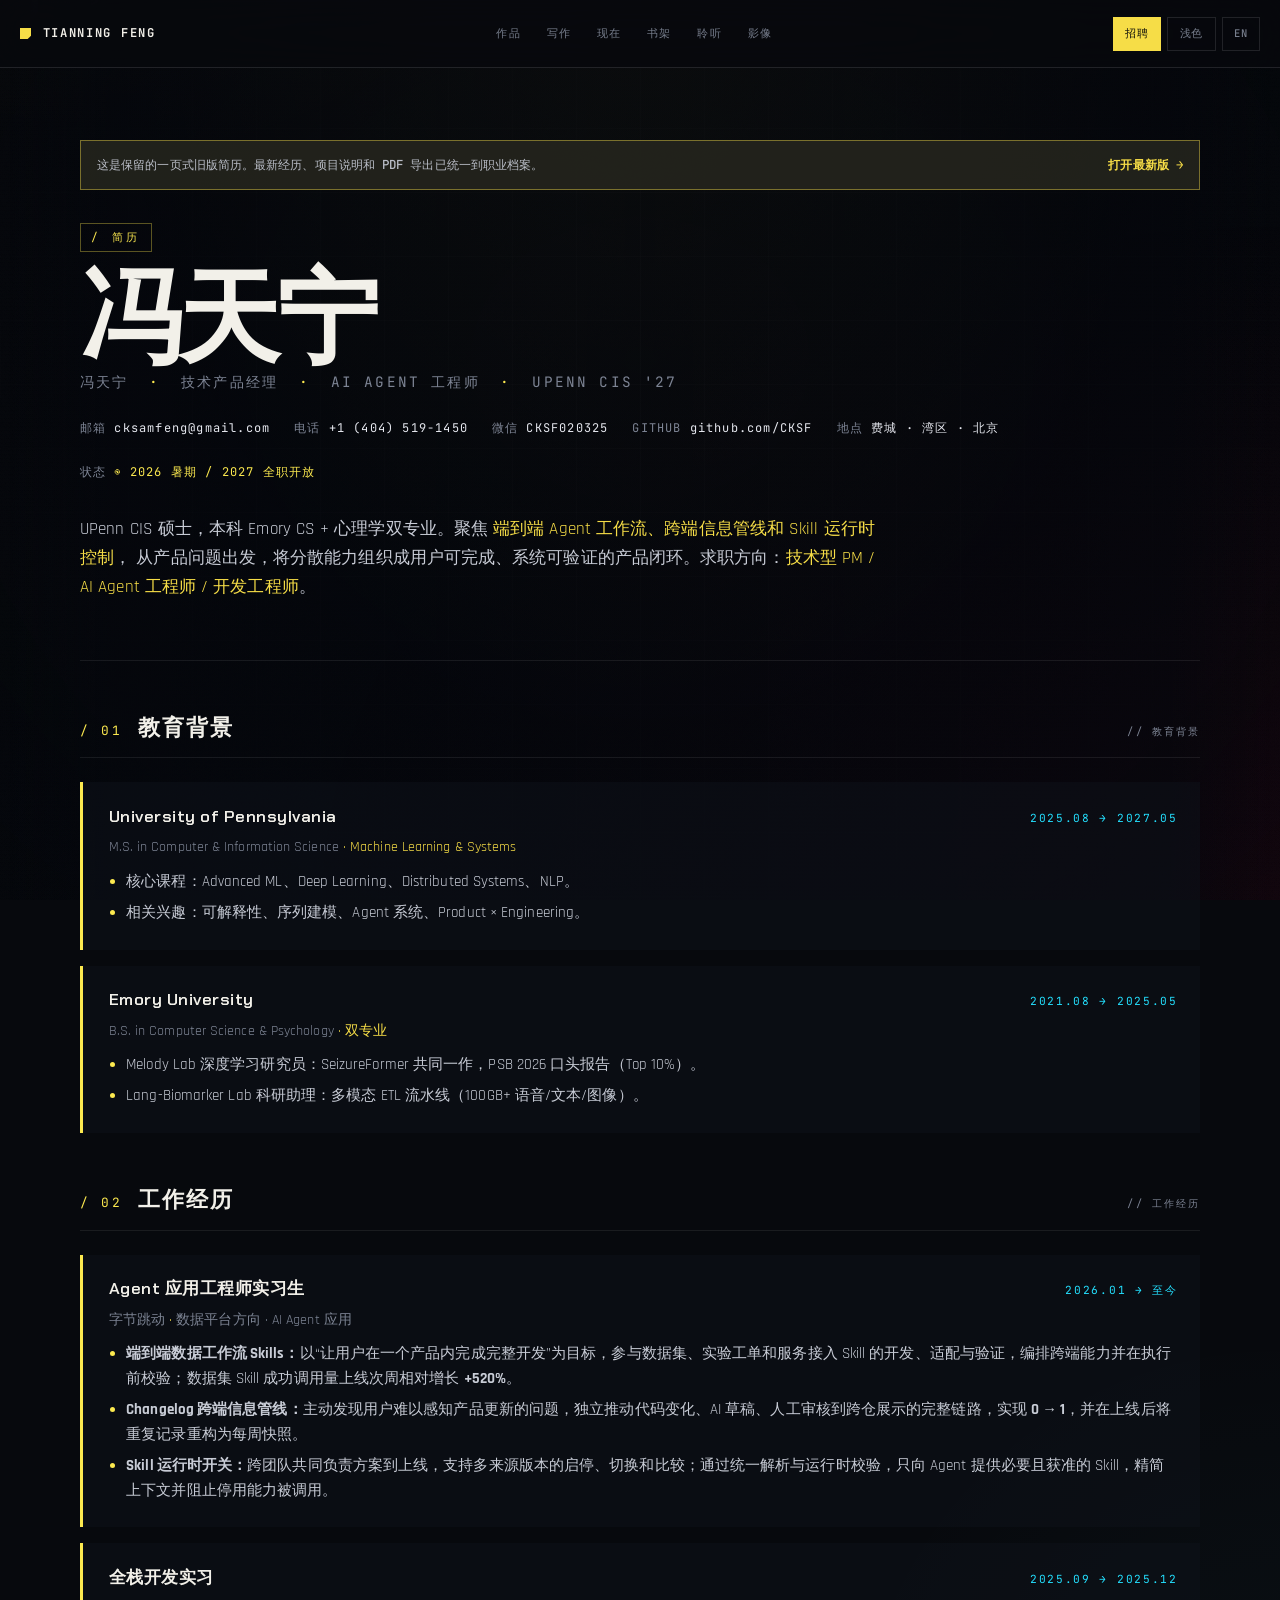
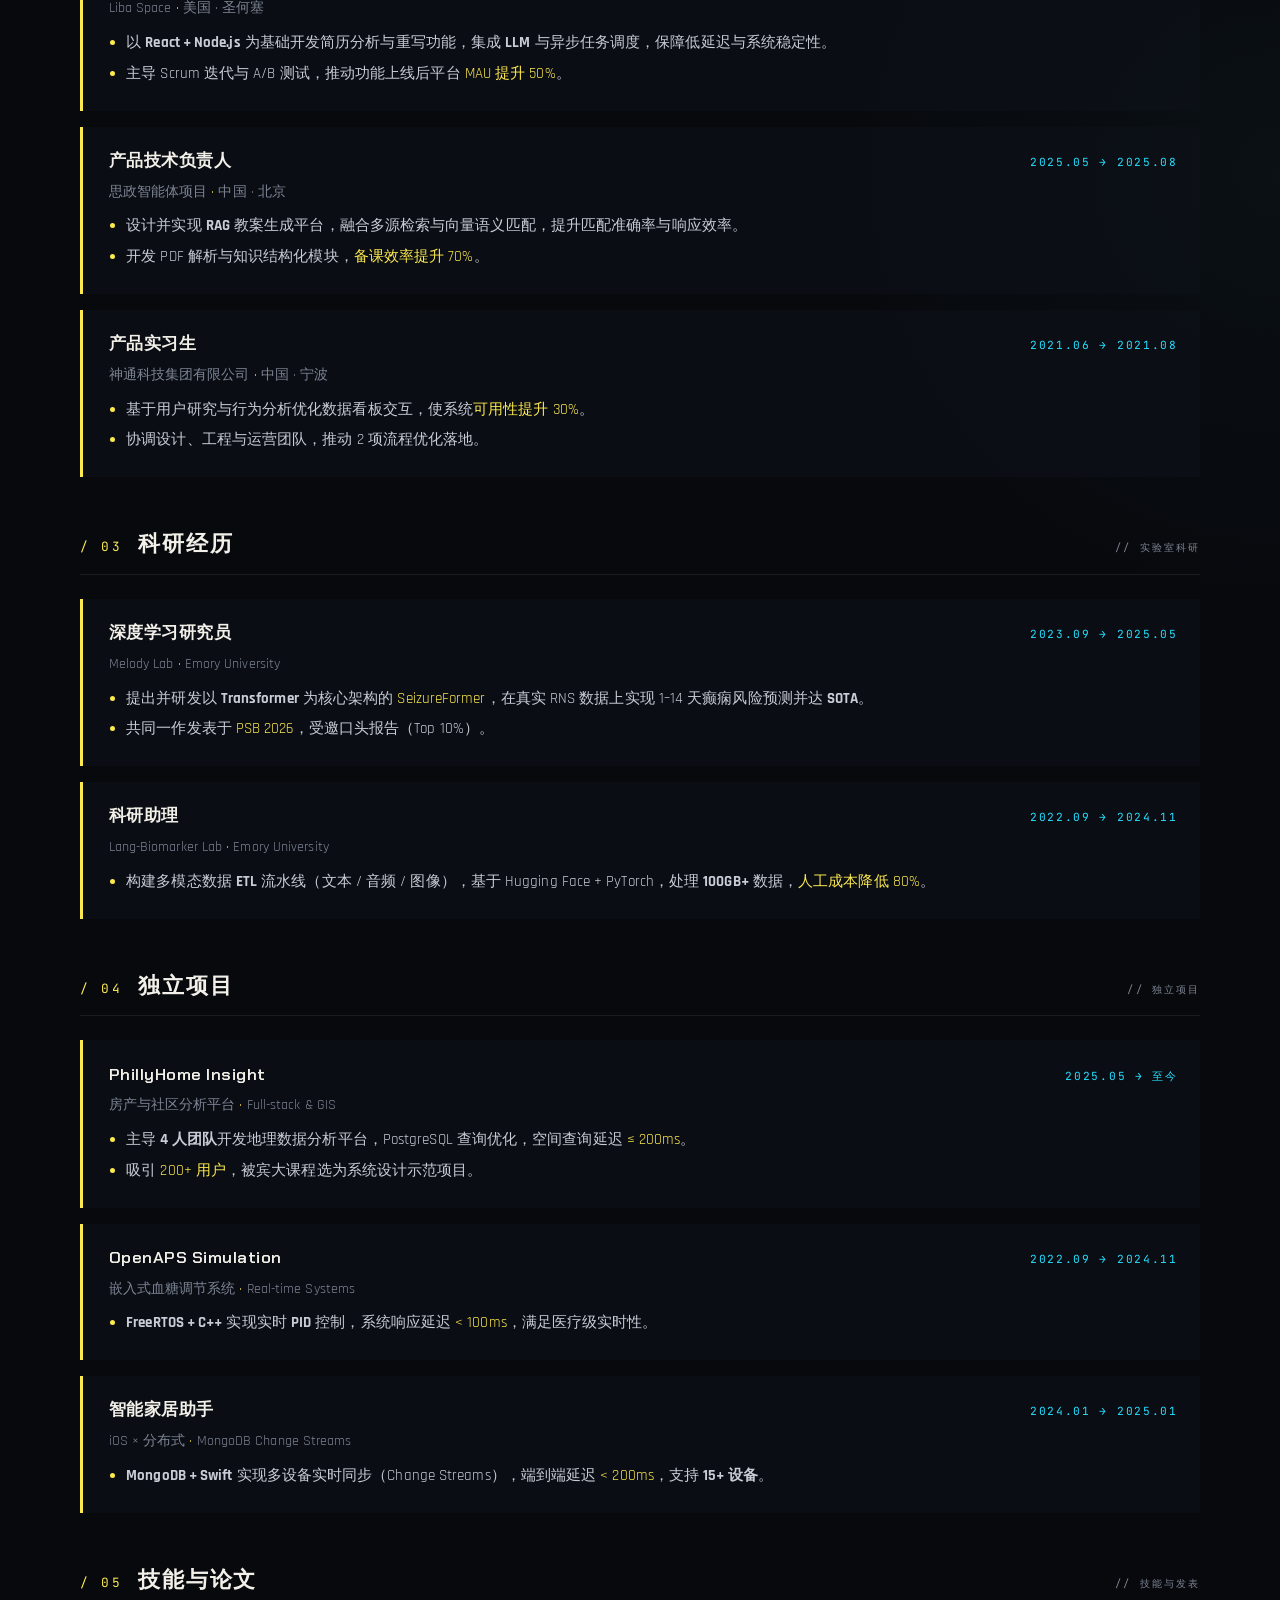
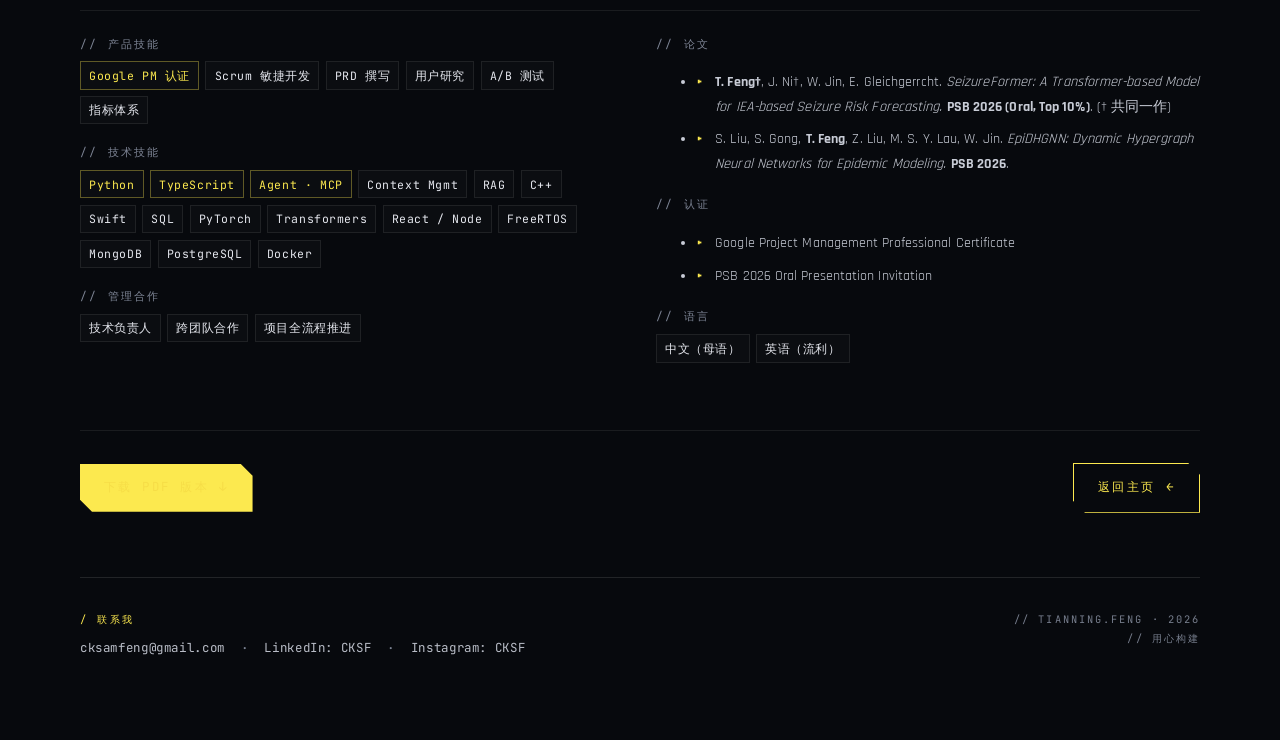
<file: resume.html>
<!DOCTYPE html>
<html lang="zh-CN">
<head>
    <meta charset="UTF-8">
    <meta name="viewport" content="width=device-width, initial-scale=1.0">
    <title>简历｜冯天宁</title>
    <meta name="description" content="冯天宁 Tianning Feng — 求职方向 Product Manager · UPenn CIS 硕士 · Google PM 认证 · SeizureFormer / EpiDHGNN 合作发表 (PSB 2026)。" />
    <link href="https://fonts.googleapis.com/css2?family=Rajdhani:wght@300;400;500;600;700&family=JetBrains+Mono:wght@300;400;500;700&family=Chakra+Petch:wght@300;400;500;600;700&display=swap" rel="stylesheet">
    <link rel="stylesheet" href="assets/styles/pages/resume.css?v=20260904-release">
    <link rel="stylesheet" href="site-system.css?v=20260904-release">
    <script src="site-system.js?v=20260904-release"></script>
</head>
<body>

    <canvas class="matrix-rain" id="matrixRain"></canvas>
    <div class="bg-veil"></div>
    <div class="bg-grid"></div>
    <div class="scanlines"></div>
    <div class="noise"></div>

    <!-- NAV -->
    <nav class="nav">
        <a href="index.html" class="nav-brand"><span class="dot"></span>TIANNING.FENG</a>
        <a href="index.html" class="nav-back">
            <span>←</span><span class="hide-sm">Back to Home</span>
        </a>
        <div class="nav-lang">
            <button id="btn-zh" class="active">ZH</button>
            <button id="btn-en">EN</button>
        </div>
    </nav>

    <main class="page">

    <!-- ============ 中文版 ============ -->
    <div class="lang-block active" id="zh">

        <header class="resume-header">
            <span class="resume-eyebrow">/ 简历</span>
            <h1 class="resume-name">冯天宁</h1>
            <div class="resume-role">
                冯天宁 <span class="sep">·</span> 技术产品经理 <span class="sep">·</span> AI Agent 工程师 <span class="sep">·</span> UPenn CIS '27
            </div>
            <div class="resume-contact">
                <div class="item"><span class="key">邮箱</span><a class="val" href="mailto:cksamfeng@gmail.com">cksamfeng@gmail.com</a></div>
                <div class="item"><span class="key">电话</span><a class="val" href="tel:+14045191450">+1 (404) 519-1450</a></div>
                <div class="item"><span class="key">微信</span><span class="val">CKSF020325</span></div>
                <div class="item"><span class="key">GITHUB</span><a class="val" href="https://github.com/CKSF" target="_blank">github.com/CKSF</a></div>
                <div class="item"><span class="key">地点</span><span class="val">费城 · 湾区 · 北京</span></div>
                <div class="item"><span class="key">状态</span><span class="val" style="color:var(--accent)">◉ 2026 暑期 / 2027 全职开放</span></div>
            </div>
            <p class="resume-summary">
                UPenn CIS 硕士，本科 Emory CS + 心理学双专业。聚焦
                <span class="accent">端到端 Agent 工作流、跨端信息管线和 Skill 运行时控制</span>，
                从产品问题出发，将分散能力组织成用户可完成、系统可验证的产品闭环。求职方向：<span class="accent">技术型 PM / AI Agent 工程师 / 开发工程师</span>。
            </p>
        </header>

        <!-- 教育 -->
        <section class="r-section">
            <div class="r-section-head">
                <span class="r-section-num">/ 01</span>
                <h2 class="r-section-title">教育背景</h2>
                <span class="r-section-meta">// 教育背景</span>
            </div>
            <div class="entry">
                <div class="entry-head">
                    <h3 class="entry-title">University of Pennsylvania</h3>
                    <span class="entry-date">2025.08 → 2027.05</span>
                </div>
                <p class="entry-sub">M.S. in Computer &amp; Information Science <span class="accent">· Machine Learning &amp; Systems</span></p>
                <ul>
                    <li>核心课程：Advanced ML、Deep Learning、Distributed Systems、NLP。</li>
                    <li>相关兴趣：可解释性、序列建模、Agent 系统、Product × Engineering。</li>
                </ul>
            </div>
            <div class="entry">
                <div class="entry-head">
                    <h3 class="entry-title">Emory University</h3>
                    <span class="entry-date">2021.08 → 2025.05</span>
                </div>
                <p class="entry-sub">B.S. in Computer Science &amp; Psychology <span class="accent">· 双专业</span></p>
                <ul>
                    <li>Melody Lab 深度学习研究员：SeizureFormer 共同一作，PSB 2026 口头报告（Top 10%）。</li>
                    <li>Lang-Biomarker Lab 科研助理：多模态 ETL 流水线（100GB+ 语音/文本/图像）。</li>
                </ul>
            </div>
        </section>

        <!-- 工作经历 -->
        <section class="r-section">
            <div class="r-section-head">
                <span class="r-section-num">/ 02</span>
                <h2 class="r-section-title">工作经历</h2>
                <span class="r-section-meta">// 工作经历</span>
            </div>

            <div class="entry">
                <div class="entry-head">
                    <h3 class="entry-title">Agent 应用工程师实习生</h3>
                    <span class="entry-date">2026.01 → 至今</span>
                </div>
                <p class="entry-sub">字节跳动 <span class="accent">·</span> 数据平台方向 · AI Agent 应用</p>
                <ul>
                    <li><b>端到端数据工作流 Skills：</b>以“让用户在一个产品内完成完整开发”为目标，参与数据集、实验工单和服务接入 Skill 的开发、适配与验证，编排跨端能力并在执行前校验；数据集 Skill 成功调用量上线次周相对增长 <b>+520%</b>。</li>
                    <li><b>Changelog 跨端信息管线：</b>主动发现用户难以感知产品更新的问题，独立推动代码变化、AI 草稿、人工审核到跨仓展示的完整链路，实现 <b>0 → 1</b>，并在上线后将重复记录重构为每周快照。</li>
                    <li><b>Skill 运行时开关：</b>跨团队共同负责方案到上线，支持多来源版本的启停、切换和比较；通过统一解析与运行时校验，只向 Agent 提供必要且获准的 Skill，精简上下文并阻止停用能力被调用。</li>
                </ul>
            </div>

            <div class="entry">
                <div class="entry-head">
                    <h3 class="entry-title">全栈开发实习</h3>
                    <span class="entry-date">2025.09 → 2025.12</span>
                </div>
                <p class="entry-sub">Liba Space <span class="accent">·</span> 美国 · 圣何塞</p>
                <ul>
                    <li>以 <b>React + Node.js</b> 为基础开发简历分析与重写功能，集成 <b>LLM</b> 与异步任务调度，保障低延迟与系统稳定性。</li>
                    <li>主导 Scrum 迭代与 A/B 测试，推动功能上线后平台 <span style="color:var(--accent)">MAU 提升 50%</span>。</li>
                </ul>
            </div>

            <div class="entry">
                <div class="entry-head">
                    <h3 class="entry-title">产品技术负责人</h3>
                    <span class="entry-date">2025.05 → 2025.08</span>
                </div>
                <p class="entry-sub">思政智能体项目 <span class="accent">·</span> 中国 · 北京</p>
                <ul>
                    <li>设计并实现 <b>RAG</b> 教案生成平台，融合多源检索与向量语义匹配，提升匹配准确率与响应效率。</li>
                    <li>开发 PDF 解析与知识结构化模块，<span style="color:var(--accent)">备课效率提升 70%</span>。</li>
                </ul>
            </div>

            <div class="entry">
                <div class="entry-head">
                    <h3 class="entry-title">产品实习生</h3>
                    <span class="entry-date">2021.06 → 2021.08</span>
                </div>
                <p class="entry-sub">神通科技集团有限公司 <span class="accent">·</span> 中国 · 宁波</p>
                <ul>
                    <li>基于用户研究与行为分析优化数据看板交互，使系统<span style="color:var(--accent)">可用性提升 30%</span>。</li>
                    <li>协调设计、工程与运营团队，推动 2 项流程优化落地。</li>
                </ul>
            </div>
        </section>

        <!-- 实验室科研经历 -->
        <section class="r-section">
            <div class="r-section-head">
                <span class="r-section-num">/ 03</span>
                <h2 class="r-section-title">科研经历</h2>
                <span class="r-section-meta">// 实验室科研</span>
            </div>

            <div class="entry">
                <div class="entry-head">
                    <h3 class="entry-title">深度学习研究员</h3>
                    <span class="entry-date">2023.09 → 2025.05</span>
                </div>
                <p class="entry-sub">Melody Lab <span class="accent">·</span> Emory University</p>
                <ul>
                    <li>提出并研发以 <b>Transformer</b> 为核心架构的 <span style="color:var(--accent)">SeizureFormer</span>，在真实 RNS 数据上实现 1–14 天癫痫风险预测并达 <b>SOTA</b>。</li>
                    <li>共同一作发表于 <span style="color:var(--accent)">PSB 2026</span>，受邀口头报告（Top 10%）。</li>
                </ul>
            </div>

            <div class="entry">
                <div class="entry-head">
                    <h3 class="entry-title">科研助理</h3>
                    <span class="entry-date">2022.09 → 2024.11</span>
                </div>
                <p class="entry-sub">Lang-Biomarker Lab <span class="accent">·</span> Emory University</p>
                <ul>
                    <li>构建多模态数据 <b>ETL</b> 流水线（文本 / 音频 / 图像），基于 Hugging Face + PyTorch，处理 <b>100GB+</b> 数据，<span style="color:var(--accent)">人工成本降低 80%</span>。</li>
                </ul>
            </div>
        </section>

        <!-- 独立项目 -->
        <section class="r-section">
            <div class="r-section-head">
                <span class="r-section-num">/ 04</span>
                <h2 class="r-section-title">独立项目</h2>
                <span class="r-section-meta">// 独立项目</span>
            </div>
            <div class="entry">
                <div class="entry-head">
                    <h3 class="entry-title">PhillyHome Insight</h3>
                    <span class="entry-date">2025.05 → 至今</span>
                </div>
                <p class="entry-sub">房产与社区分析平台 <span class="accent">·</span> Full-stack &amp; GIS</p>
                <ul>
                    <li>主导 <b>4 人团队</b>开发地理数据分析平台，PostgreSQL 查询优化，空间查询延迟 <span style="color:var(--accent)">≤ 200ms</span>。</li>
                    <li>吸引 <span style="color:var(--accent)">200+ 用户</span>，被宾大课程选为系统设计示范项目。</li>
                </ul>
            </div>
            <div class="entry">
                <div class="entry-head">
                    <h3 class="entry-title">OpenAPS Simulation</h3>
                    <span class="entry-date">2022.09 → 2024.11</span>
                </div>
                <p class="entry-sub">嵌入式血糖调节系统 <span class="accent">·</span> Real-time Systems</p>
                <ul>
                    <li><b>FreeRTOS + C++</b> 实现实时 <b>PID</b> 控制，系统响应延迟 <span style="color:var(--accent)">&lt; 100ms</span>，满足医疗级实时性。</li>
                </ul>
            </div>
            <div class="entry">
                <div class="entry-head">
                    <h3 class="entry-title">智能家居助手</h3>
                    <span class="entry-date">2024.01 → 2025.01</span>
                </div>
                <p class="entry-sub">iOS × 分布式 <span class="accent">·</span> MongoDB Change Streams</p>
                <ul>
                    <li><b>MongoDB + Swift</b> 实现多设备实时同步（Change Streams），端到端延迟 <span style="color:var(--accent)">&lt; 200ms</span>，支持 <b>15+ 设备</b>。</li>
                </ul>
            </div>
        </section>

        <!-- 技能 & 荣誉：2 栏 -->
        <section class="r-section">
            <div class="r-section-head">
                <span class="r-section-num">/ 05</span>
                <h2 class="r-section-title">技能与论文</h2>
                <span class="r-section-meta">// 技能与发表</span>
            </div>
            <div class="two-col">
                <div>
                    <div class="skill-group">
                        <div class="skill-group-title">// 产品技能</div>
                        <div class="tags">
                            <span class="tag hot">Google PM 认证</span>
                            <span class="tag">Scrum 敏捷开发</span>
                            <span class="tag">PRD 撰写</span>
                            <span class="tag">用户研究</span>
                            <span class="tag">A/B 测试</span>
                            <span class="tag">指标体系</span>
                        </div>
                    </div>
                    <div class="skill-group">
                        <div class="skill-group-title">// 技术技能</div>
                        <div class="tags">
                            <span class="tag hot">Python</span>
                            <span class="tag hot">TypeScript</span>
                            <span class="tag hot">Agent · MCP</span>
                            <span class="tag">Context Mgmt</span>
                            <span class="tag">RAG</span>
                            <span class="tag">C++</span>
                            <span class="tag">Swift</span>
                            <span class="tag">SQL</span>
                            <span class="tag">PyTorch</span>
                            <span class="tag">Transformers</span>
                            <span class="tag">React / Node</span>
                            <span class="tag">FreeRTOS</span>
                            <span class="tag">MongoDB</span>
                            <span class="tag">PostgreSQL</span>
                            <span class="tag">Docker</span>
                        </div>
                    </div>
                    <div class="skill-group">
                        <div class="skill-group-title">// 管理合作</div>
                        <div class="tags">
                            <span class="tag">技术负责人</span>
                            <span class="tag">跨团队合作</span>
                            <span class="tag">项目全流程推进</span>
                        </div>
                    </div>
                </div>
                <div>
                    <div class="skill-group">
                        <div class="skill-group-title">// 论文</div>
                        <ul class="simple-list">
                            <li><b>T. Feng†</b>, J. Ni†, W. Jin, E. Gleichgerrcht. <i>SeizureFormer: A Transformer-based Model for IEA-based Seizure Risk Forecasting.</i> <b>PSB 2026 (Oral, Top 10%)</b>. († 共同一作)</li>
                            <li>S. Liu, S. Gong, <b>T. Feng</b>, Z. Liu, M. S. Y. Lau, W. Jin. <i>EpiDHGNN: Dynamic Hypergraph Neural Networks for Epidemic Modeling.</i> <b>PSB 2026</b>.</li>
                        </ul>
                    </div>
                    <div class="skill-group">
                        <div class="skill-group-title">// 认证</div>
                        <ul class="simple-list">
                            <li>Google Project Management Professional Certificate</li>
                            <li>PSB 2026 Oral Presentation Invitation</li>
                        </ul>
                    </div>
                    <div class="skill-group">
                        <div class="skill-group-title">// 语言</div>
                        <div class="tags">
                            <span class="tag">中文（母语）</span>
                            <span class="tag">英语（流利）</span>
                        </div>
                    </div>
                </div>
            </div>
        </section>

        <div class="r-footer">
            <a href="TianningFeng_Official_Resume_ZH.pdf" target="_blank" class="btn">下载 PDF 版本 <span class="arrow">↓</span></a>
            <a href="index.html" class="btn ghost">返回主页 <span class="arrow">←</span></a>
        </div>

        <footer class="site-footer">
            <div class="footer-grid">
                <div>
                    <div class="footer-label">/ 联系我</div>
                    <div class="footer-links">
                        <a href="mailto:cksamfeng@gmail.com">cksamfeng@gmail.com</a>
                        <span class="sep">·</span>
                        <a href="https://www.linkedin.com/in/CKSF" target="_blank">LinkedIn: CKSF</a>
                        <span class="sep">·</span>
                        <a href="https://instagram.com/CKSF" target="_blank">Instagram: CKSF</a>
                    </div>
                </div>
                <div class="footer-meta">// TIANNING.FENG · 2025<br>// 用心构建</div>
            </div>
        </footer>
    </div>

    <!-- ============ English 版 ============ -->
    <div class="lang-block" id="en">

        <header class="resume-header">
            <span class="resume-eyebrow">/ Resume</span>
            <h1 class="resume-name">Tianning Feng</h1>
            <div class="resume-role">
                Technical PM <span class="sep">·</span> AI Agent Engineer <span class="sep">·</span> UPenn CIS '27
            </div>
            <div class="resume-contact">
                <div class="item"><span class="key">EMAIL</span><a class="val" href="mailto:cksamfeng@gmail.com">cksamfeng@gmail.com</a></div>
                <div class="item"><span class="key">PHONE</span><a class="val" href="tel:+14045191450">+1 (404) 519-1450</a></div>
                <div class="item"><span class="key">WECHAT</span><span class="val">CKSF020325</span></div>
                <div class="item"><span class="key">GITHUB</span><a class="val" href="https://github.com/CKSF" target="_blank">github.com/CKSF</a></div>
                <div class="item"><span class="key">LOC</span><span class="val">Philadelphia · Bay Area · Beijing</span></div>
                <div class="item"><span class="key">STATUS</span><span class="val" style="color:var(--accent)">◉ OPEN SUMMER 2026 / 2027 FT</span></div>
            </div>
            <p class="resume-summary">
                UPenn CIS master's student and Emory CS + Psychology graduate, focused on
                <span class="accent">end-to-end agent workflows, cross-system information pipelines, and Skill runtime controls</span>.
                I turn product problems and scattered capabilities into complete, verifiable user workflows.
                Targeting <span class="accent">Technical PM / AI Agent Engineer / Software Engineer</span> roles.
            </p>
        </header>

        <section class="r-section">
            <div class="r-section-head">
                <span class="r-section-num">/ 01</span>
                <h2 class="r-section-title">Education</h2>
                <span class="r-section-meta">// academic</span>
            </div>
            <div class="entry">
                <div class="entry-head">
                    <h3 class="entry-title">University of Pennsylvania</h3>
                    <span class="entry-date">Aug 2025 → May 2027</span>
                </div>
                <p class="entry-sub">M.S. in Computer &amp; Information Science <span class="accent">· ML &amp; Systems</span></p>
                <ul>
                    <li>Core: Advanced ML, Deep Learning, Distributed Systems, NLP.</li>
                </ul>
            </div>
            <div class="entry">
                <div class="entry-head">
                    <h3 class="entry-title">Emory University</h3>
                    <span class="entry-date">Aug 2021 → May 2025</span>
                </div>
                <p class="entry-sub">B.S. in Computer Science &amp; Psychology <span class="accent">· Double Major</span></p>
                <ul>
                    <li>Deep Learning Researcher · Melody Lab (SeizureFormer, PSB 2026 Oral, co-first).</li>
                    <li>Research Assistant · Lang-Biomarker Lab (multi-modal ETL 100GB+).</li>
                </ul>
            </div>
        </section>

        <section class="r-section">
            <div class="r-section-head">
                <span class="r-section-num">/ 02</span>
                <h2 class="r-section-title">Work Experience</h2>
                <span class="r-section-meta">// industry</span>
            </div>

            <div class="entry">
                <div class="entry-head">
                    <h3 class="entry-title">Agent Application Engineer Intern</h3>
                    <span class="entry-date">Jan 2026 → present</span>
                </div>
                <p class="entry-sub">ByteDance <span class="accent">·</span> Data Platform · AI Agent Applications</p>
                <ul>
                    <li><b>End-to-End Data Workflow Skills:</b> aimed to keep the full development loop in one product; contributed to dataset, experiment, and service Skills that orchestrate cross-product capabilities and validate before execution, growing successful dataset Skill calls <b>520%</b> in week two.</li>
                    <li><b>Cross-System Changelog Pipeline:</b> identified a user-facing product information gap and independently delivered the <b>0-to-1</b> path from code changes and AI drafts through human review to cross-repository display, then rebuilt repetitive records as weekly snapshots.</li>
                    <li><b>Skill Runtime Controls:</b> co-owned design through launch across teams, enabling users to switch and compare versions while unified resolution and runtime checks give the agent only necessary, authorized Skills and prevent disabled capabilities from being invoked.</li>
                </ul>
            </div>

            <div class="entry">
                <div class="entry-head">
                    <h3 class="entry-title">Full-stack Engineer Intern</h3>
                    <span class="entry-date">Sep 2025 → Dec 2025</span>
                </div>
                <p class="entry-sub">Liba Space <span class="accent">·</span> San Jose, CA</p>
                <ul>
                    <li>Built resume analysis &amp; rewrite feature on <b>React + Node.js</b>, integrated LLM with async task queue for low latency and stability.</li>
                    <li>Led Scrum iteration and A/B testing — feature launch drove <span style="color:var(--accent)">+50% MAU</span>.</li>
                </ul>
            </div>

            <div class="entry">
                <div class="entry-head">
                    <h3 class="entry-title">Product &amp; Tech Lead</h3>
                    <span class="entry-date">May 2025 → Aug 2025</span>
                </div>
                <p class="entry-sub">Ideology-Ed AI Agent <span class="accent">·</span> Beijing, China</p>
                <ul>
                    <li>Designed &amp; built RAG lesson-plan platform combining multi-source retrieval with vector semantic matching.</li>
                    <li>Shipped PDF parsing + knowledge structuring — <span style="color:var(--accent)">70%</span> less prep time for teachers.</li>
                </ul>
            </div>

            <div class="entry">
                <div class="entry-head">
                    <h3 class="entry-title">Product Intern</h3>
                    <span class="entry-date">Jun 2021 → Aug 2021</span>
                </div>
                <p class="entry-sub">Shentong Technology Group <span class="accent">·</span> Ningbo, China</p>
                <ul>
                    <li>Optimized dashboard interactions via user research &amp; behavioral analysis — <span style="color:var(--accent)">+30%</span> usability.</li>
                    <li>Coordinated design, engineering and ops teams to ship 2 process improvements.</li>
                </ul>
            </div>
        </section>

        <section class="r-section">
            <div class="r-section-head">
                <span class="r-section-num">/ 03</span>
                <h2 class="r-section-title">Research Experience</h2>
                <span class="r-section-meta">// lab</span>
            </div>

            <div class="entry">
                <div class="entry-head">
                    <h3 class="entry-title">Deep Learning Researcher</h3>
                    <span class="entry-date">Sep 2023 → May 2025</span>
                </div>
                <p class="entry-sub">Melody Lab <span class="accent">·</span> Emory University</p>
                <ul>
                    <li>Proposed <span style="color:var(--accent)">SeizureFormer</span>, a Transformer for 1–14-day seizure risk forecasting on real RNS data — <b>SOTA</b>.</li>
                    <li>Co-first-author paper published at <span style="color:var(--accent)">PSB 2026</span> with invited oral talk (Top 10%).</li>
                </ul>
            </div>

            <div class="entry">
                <div class="entry-head">
                    <h3 class="entry-title">Research Assistant</h3>
                    <span class="entry-date">Sep 2022 → Nov 2024</span>
                </div>
                <p class="entry-sub">Lang-Biomarker Lab <span class="accent">·</span> Emory University</p>
                <ul>
                    <li>Built multi-modal ETL pipelines (text / audio / image) on Hugging Face + PyTorch, processed <b>100GB+</b>, <span style="color:var(--accent)">80%</span> less manual cost.</li>
                </ul>
            </div>
        </section>

        <section class="r-section">
            <div class="r-section-head">
                <span class="r-section-num">/ 04</span>
                <h2 class="r-section-title">Independent Projects</h2>
                <span class="r-section-meta">// projects</span>
            </div>
            <div class="entry">
                <div class="entry-head">
                    <h3 class="entry-title">PhillyHome Insight</h3>
                    <span class="entry-date">May 2025 → present</span>
                </div>
                <p class="entry-sub">Real-estate &amp; community analytics platform</p>
                <ul>
                    <li>Led a <b>4-person</b> team; PostgreSQL query optimization, spatial queries <span style="color:var(--accent)">≤ 200ms</span>.</li>
                    <li>Attracted <span style="color:var(--accent)">200+ users</span>; adopted as a system-design showcase in a UPenn course.</li>
                </ul>
            </div>
            <div class="entry">
                <div class="entry-head">
                    <h3 class="entry-title">OpenAPS Simulation</h3>
                    <span class="entry-date">Sep 2022 → Nov 2024</span>
                </div>
                <p class="entry-sub">Embedded glucose regulation system</p>
                <ul>
                    <li><b>FreeRTOS + C++</b> real-time <b>PID</b> control, response latency <span style="color:var(--accent)">&lt; 100ms</span> — medical-grade real-time.</li>
                </ul>
            </div>
            <div class="entry">
                <div class="entry-head">
                    <h3 class="entry-title">Smart Home Assistant</h3>
                    <span class="entry-date">Jan 2024 → Jan 2025</span>
                </div>
                <p class="entry-sub">iOS × distributed sync</p>
                <ul>
                    <li><b>MongoDB + Swift</b> multi-device real-time sync via Change Streams, end-to-end <span style="color:var(--accent)">&lt; 200ms</span>, <b>15+</b> devices.</li>
                </ul>
            </div>
        </section>

        <section class="r-section">
            <div class="r-section-head">
                <span class="r-section-num">/ 05</span>
                <h2 class="r-section-title">Skills &amp; Publications</h2>
                <span class="r-section-meta">// stack</span>
            </div>
            <div class="two-col">
                <div>
                    <div class="skill-group">
                        <div class="skill-group-title">// Product</div>
                        <div class="tags">
                            <span class="tag hot">Google PM Certified</span>
                            <span class="tag">Scrum</span>
                            <span class="tag">PRD</span>
                            <span class="tag">User Research</span>
                            <span class="tag">A/B Testing</span>
                            <span class="tag">Metrics</span>
                        </div>
                    </div>
                    <div class="skill-group">
                        <div class="skill-group-title">// Technical</div>
                        <div class="tags">
                            <span class="tag hot">Python</span>
                            <span class="tag hot">TypeScript</span>
                            <span class="tag hot">Agent · MCP</span>
                            <span class="tag">Context Mgmt</span>
                            <span class="tag">RAG</span>
                            <span class="tag">C++</span>
                            <span class="tag">Swift</span>
                            <span class="tag">SQL</span>
                            <span class="tag">PyTorch</span>
                            <span class="tag">Transformers</span>
                            <span class="tag">React / Node</span>
                            <span class="tag">FreeRTOS</span>
                            <span class="tag">MongoDB</span>
                            <span class="tag">PostgreSQL</span>
                            <span class="tag">Docker</span>
                        </div>
                    </div>
                    <div class="skill-group">
                        <div class="skill-group-title">// Leadership</div>
                        <div class="tags">
                            <span class="tag">Tech Lead</span>
                            <span class="tag">Cross-team</span>
                            <span class="tag">End-to-end delivery</span>
                        </div>
                    </div>
                </div>
                <div>
                    <div class="skill-group">
                        <div class="skill-group-title">// Publications</div>
                        <ul class="simple-list">
                            <li><b>T. Feng†</b>, J. Ni†, W. Jin, E. Gleichgerrcht. <i>SeizureFormer: A Transformer-based Model for IEA-based Seizure Risk Forecasting.</i> <b>PSB 2026 (Oral, Top 10%)</b>. († co-first author)</li>
                            <li>S. Liu, S. Gong, <b>T. Feng</b>, Z. Liu, M. S. Y. Lau, W. Jin. <i>EpiDHGNN: Dynamic Hypergraph Neural Networks for Epidemic Modeling.</i> <b>PSB 2026</b>.</li>
                        </ul>
                    </div>
                    <div class="skill-group">
                        <div class="skill-group-title">// Certifications</div>
                        <ul class="simple-list">
                            <li>Google Project Management Professional Certificate</li>
                            <li>PSB 2026 Oral Presentation Invitation</li>
                        </ul>
                    </div>
                    <div class="skill-group">
                        <div class="skill-group-title">// Languages</div>
                        <div class="tags">
                            <span class="tag">Chinese (Native)</span>
                            <span class="tag">English (Fluent)</span>
                        </div>
                    </div>
                </div>
            </div>
        </section>

        <div class="r-footer">
            <a href="TianningFeng_Official_Resume.pdf" target="_blank" class="btn">Download PDF <span class="arrow">↓</span></a>
            <a href="index.html" class="btn ghost">Back to Home <span class="arrow">←</span></a>
        </div>

        <footer class="site-footer">
            <div class="footer-grid">
                <div>
                    <div class="footer-label">/ Contact</div>
                    <div class="footer-links">
                        <a href="mailto:cksamfeng@gmail.com">cksamfeng@gmail.com</a>
                        <span class="sep">·</span>
                        <a href="https://www.linkedin.com/in/CKSF" target="_blank">LinkedIn: CKSF</a>
                        <span class="sep">·</span>
                        <a href="https://instagram.com/CKSF" target="_blank">Instagram: CKSF</a>
                    </div>
                </div>
                <div class="footer-meta">// TIANNING.FENG · 2025<br>// BUILT WITH CARE</div>
            </div>
        </footer>
    </div>

    </main>

    <script type="module" src="assets/scripts/pages/resume.js?v=20260904-release"></script>
</body>
</html>
</file>
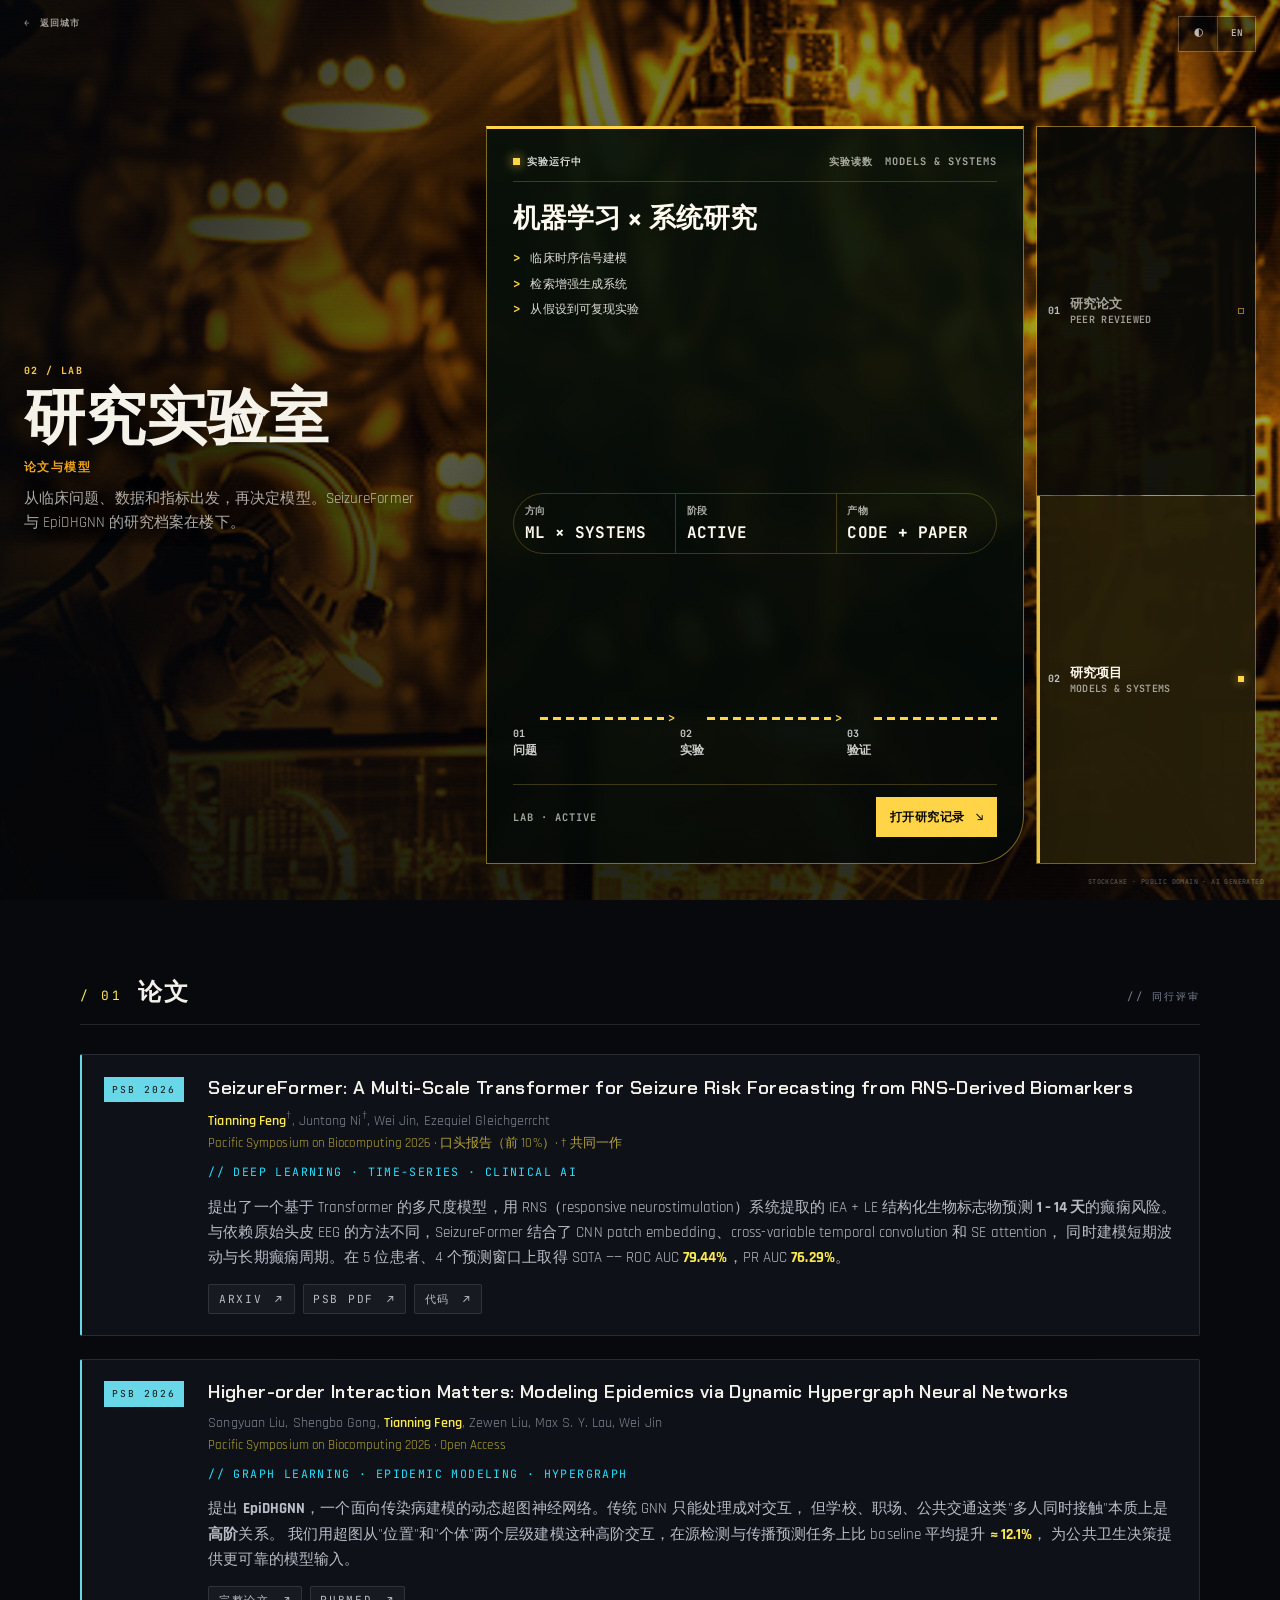
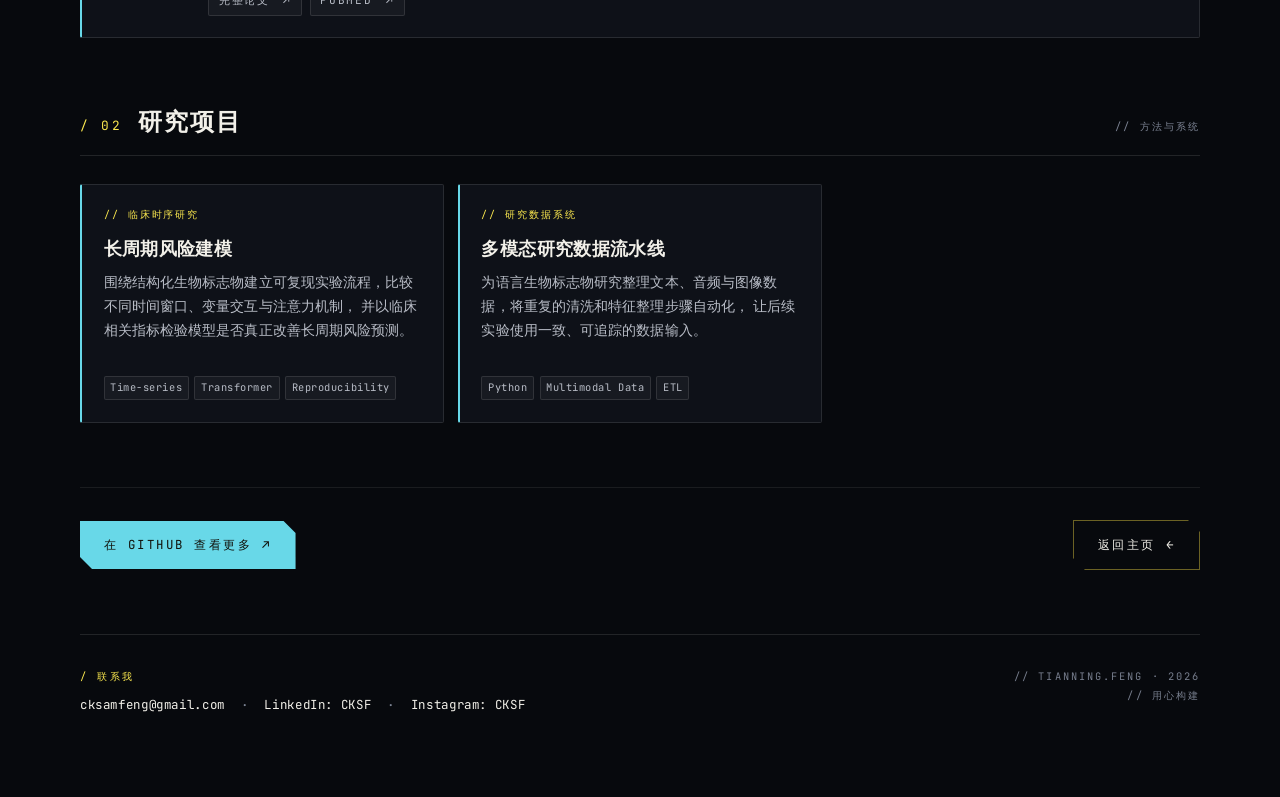
<file: work.html>
<!DOCTYPE html>
<html lang="zh-CN">
<head>
    <meta charset="UTF-8">
    <meta name="viewport" content="width=device-width, initial-scale=1.0">
    <title>作品与研究｜冯天宁</title>
    <meta name="description" content="Publications &amp; independent projects by 冯天宁 Tianning Feng — SeizureFormer (co-first author, PSB 2026 Oral), EpiDHGNN (PSB 2026), PhillyHome Insight, OpenAPS, Smart Home Assistant." />
    <link href="https://fonts.googleapis.com/css2?family=Rajdhani:wght@300;400;500;600;700&family=JetBrains+Mono:wght@300;400;500;700&family=Chakra+Petch:wght@300;400;500;600;700&display=swap" rel="stylesheet">
    <link rel="stylesheet" href="assets/styles/pages/work.css?v=20260904-release">
    <link rel="stylesheet" href="site-system.css?v=20260904-release">
    <script src="site-system.js?v=20260904-release"></script>
</head>
<body>

    <canvas class="matrix-rain" id="matrixRain"></canvas>
    <div class="bg-veil"></div>
    <div class="bg-grid"></div>
    <div class="scanlines"></div>
    <div class="noise"></div>

    <!-- NAV -->
    <nav class="nav">
        <a href="index.html" class="nav-brand"><span class="dot"></span>TIANNING.FENG</a>
        <a href="index.html" class="nav-back">
            <span>←</span><span class="hide-sm">Back to Home</span>
        </a>
        <div class="nav-lang">
            <button id="btn-zh" class="active">ZH</button>
            <button id="btn-en">EN</button>
        </div>
    </nav>

    <main class="page">

    <!-- ================ 中文 ================ -->
    <div class="lang-block active" id="zh">

        <header class="page-header">
            <span class="page-eyebrow">/ 作品与研究</span>
            <h1 class="page-title">研究实验室与工程工坊</h1>
            <p class="page-lede">
                <span class="accent">实验室</span>记录论文、研究方法与研究系统；
                <span class="accent">工坊</span>记录公开脱敏的工程交付与独立作品。
                两类内容按稳定标识独立组织，也可以在这里作为一份完整档案连续阅读。
            </p>
        </header>

        <!-- ============ Publications ============ -->
        <section class="w-section" id="publications" data-room-content="lab" data-content-id="publications">
            <div class="w-section-head">
                <span class="w-section-num">/ 01</span>
                <h2 class="w-section-title">论文</h2>
                <span class="w-section-meta">// 同行评审</span>
            </div>

            <!-- Pub 1: SeizureFormer -->
            <div class="pub">
                <span class="pub-tag">PSB 2026</span>
                <div class="pub-body">
                    <h3 class="pub-title">SeizureFormer: A Multi-Scale Transformer for Seizure Risk Forecasting from RNS-Derived Biomarkers</h3>
                    <p class="pub-authors">
                        <span class="me">Tianning Feng</span><sup>†</sup>, Juntong Ni<sup>†</sup>, Wei Jin, Ezequiel Gleichgerrcht
                        <br><span style="font-size:0.8rem; color:var(--accent-dim)">Pacific Symposium on Biocomputing 2026 · 口头报告（前 10%）· † 共同一作</span>
                    </p>
                    <p class="pub-venue">// Deep Learning · Time-series · Clinical AI</p>
                    <p class="pub-abstract">
                        提出了一个基于 Transformer 的多尺度模型，用 RNS（responsive neurostimulation）系统提取的 IEA + LE 结构化生物标志物预测 <b>1 – 14 天</b>的癫痫风险。
                        与依赖原始头皮 EEG 的方法不同，SeizureFormer 结合了 CNN patch embedding、cross-variable temporal convolution 和 SE attention，
                        同时建模短期波动与长期癫痫周期。在 5 位患者、4 个预测窗口上取得 SOTA —— ROC AUC <b style="color:var(--accent)">79.44%</b>，PR AUC <b style="color:var(--accent)">76.29%</b>。
                    </p>
                    <div class="pub-links">
                        <a class="pub-link" href="https://arxiv.org/abs/2504.16098" target="_blank">arXiv <span class="arrow">↗</span></a>
                        <a class="pub-link" href="https://psb.stanford.edu/psb-online/proceedings/psb26/feng.pdf" target="_blank">PSB PDF <span class="arrow">↗</span></a>
                        <a class="pub-link" href="https://github.com/CKSF" target="_blank">代码 <span class="arrow">↗</span></a>
                    </div>
                </div>
            </div>

            <!-- Pub 2: EpiDHGNN -->
            <div class="pub">
                <span class="pub-tag">PSB 2026</span>
                <div class="pub-body">
                    <h3 class="pub-title">Higher-order Interaction Matters: Modeling Epidemics via Dynamic Hypergraph Neural Networks</h3>
                    <p class="pub-authors">
                        Songyuan Liu, Shengbo Gong, <span class="me">Tianning Feng</span>, Zewen Liu, Max S. Y. Lau, Wei Jin
                        <br><span style="font-size:0.8rem; color:var(--accent-dim)">Pacific Symposium on Biocomputing 2026 · Open Access</span>
                    </p>
                    <p class="pub-venue">// Graph Learning · Epidemic Modeling · Hypergraph</p>
                    <p class="pub-abstract">
                        提出 <b>EpiDHGNN</b>，一个面向传染病建模的动态超图神经网络。传统 GNN 只能处理成对交互，
                        但学校、职场、公共交通这类"多人同时接触"本质上是<b>高阶</b>关系。
                        我们用超图从"位置"和"个体"两个层级建模这种高阶交互，在源检测与传播预测任务上比 baseline 平均提升 <b style="color:var(--accent)">≈ 12.1%</b>，
                        为公共卫生决策提供更可靠的模型输入。
                    </p>
                    <div class="pub-links">
                        <a class="pub-link" href="https://www.worldscientific.com/doi/pdf/10.1142/9789819824755_0005" target="_blank">完整论文 <span class="arrow">↗</span></a>
                        <a class="pub-link" href="https://pubmed.ncbi.nlm.nih.gov/41758133/" target="_blank">PubMed <span class="arrow">↗</span></a>
                    </div>
                </div>
            </div>
        </section>

        <section class="w-section" id="research-projects" data-room-content="lab" data-content-id="research-projects">
            <div class="w-section-head">
                <span class="w-section-num">/ 02</span>
                <h2 class="w-section-title">研究项目</h2>
                <span class="w-section-meta">// 方法与系统</span>
            </div>

            <div class="proj-grid">
                <div class="proj">
                    <div class="proj-cat">// 临床时序研究</div>
                    <h3 class="proj-title">长周期风险建模</h3>
                    <p class="proj-desc">
                        围绕结构化生物标志物建立可复现实验流程，比较不同时间窗口、变量交互与注意力机制，
                        并以临床相关指标检验模型是否真正改善长周期风险预测。
                    </p>
                    <div class="proj-stack">
                        <span class="tag">Time-series</span>
                        <span class="tag">Transformer</span>
                        <span class="tag">Reproducibility</span>
                    </div>
                </div>

                <div class="proj">
                    <div class="proj-cat">// 研究数据系统</div>
                    <h3 class="proj-title">多模态研究数据流水线</h3>
                    <p class="proj-desc">
                        为语言生物标志物研究整理文本、音频与图像数据，将重复的清洗和特征整理步骤自动化，
                        让后续实验使用一致、可追踪的数据输入。
                    </p>
                    <div class="proj-stack">
                        <span class="tag">Python</span>
                        <span class="tag">Multimodal Data</span>
                        <span class="tag">ETL</span>
                    </div>
                </div>
            </div>
        </section>

        <section class="w-section" id="product-delivery" data-room-content="workshop" data-content-id="product-delivery">
            <div class="w-section-head">
                <span class="w-section-num">/ 02</span>
                <h2 class="w-section-title">Changelog 跨端信息管线</h2>
                <span class="w-section-meta">// 独立推动并交付</span>
            </div>
            <div class="proj-grid workshop-case-grid">
                <article class="proj">
                    <div class="proj-cat">// CROSS-SYSTEM CHANGELOG PIPELINE</div>
                    <h3 class="proj-title">让用户每周看懂产品更新</h3>
                    <p class="proj-summary">代码每天都在变化，但用户真正关心的是：产品新增了什么、为什么值得使用。</p>
                    <div class="case-highlights" aria-label="项目关键信息">
                        <section><span>产品判断</span><strong>主动发现信息断层</strong><p>开发持续发生，用户却感知不到产品变化。</p></section>
                        <section><span>个人职责</span><strong>独立完成 0 → 1</strong><p>从问题定义一直负责到上线与后续迭代。</p></section>
                        <section><span>工程范围</span><strong>跨仓打通完整闭环</strong><p>数据、审核和用户展示可以独立演进。</p></section>
                        <section><span>上线迭代</span><strong>发现缺陷并重构</strong><p>将重复记录改成面向用户的每周快照。</p></section>
                    </div>
                    <ol class="case-pipeline" aria-label="从代码变化到用户更新的流水线">
                        <li><span>01</span><div><strong>收集变化</strong><small>CI 汇总代码差异与提交信息</small></div></li>
                        <li><span>02</span><div><strong>转成用户语言</strong><small>AI 提取价值，只生成待审核草稿</small></div></li>
                        <li><span>03</span><div><strong>人工把关</strong><small>开发者比较、编辑并确认内容</small></div></li>
                        <li><span>04</span><div><strong>跨仓发布</strong><small>写入数据库，挂载到用户入口</small></div></li>
                    </ol>
                    <div class="case-outcomes" aria-label="交付结果">
                        <span>自动收集变化，减少人工整理</span>
                        <span>人工审核控制 AI 内容质量</span>
                        <span>形成可复用的跨仓发布能力</span>
                    </div>
                    <div class="proj-stack">
                        <span class="tag">CI</span>
                        <span class="tag">AI Draft</span>
                        <span class="tag">Human Review</span>
                        <span class="tag">Weekly Snapshot</span>
                    </div>
                </article>
                <aside class="case-brief case-brief-scrollable" aria-label="Changelog 完整开发故事">
                    <header>
                        <span>// DEVELOPMENT STORY</span>
                        <h3>从信息断层到稳定发布</h3>
                        <div class="story-progress-meta"><small>故事进度</small><output data-story-progress-label>0%</output></div>
                        <div class="story-progress-track" aria-hidden="true"><i data-story-progress></i></div>
                    </header>
                    <div class="case-story-scroll" data-story-scroll tabindex="0">
                        <section><b>01 · 起点</b><h4>一个不在任务清单里的产品问题</h4><p>刚加入团队时，我每天查看代码变化，发现开发者很清楚本周合入了什么，但最终用户和接入方几乎感知不到产品一直在进步。</p><p>它不是数据开发的主链路，却会削弱产品完整度，也让持续投入难以形成用户认知。我主动提出在默认入口展示近期变化和核心能力。</p></section>
                        <section><b>02 · MVP</b><h4>先解决两个仓库之间的边界</h4><p>数据和管理逻辑属于主应用，用户入口却位于另一个独立构建、独立发布的仓库。复制一套逻辑会增加维护成本，直接调用又会制造部署耦合。</p><p>我将用户入口设计成轻量展示容器，加载主应用提供的页面。这样两边职责清楚，也可以独立开发、部署和演进。</p></section>
                        <section><b>03 · 闭环</b><h4>把人工周报变成可审核的流水线</h4><p>跨仓展示打通后，我继续解决人工整理慢且容易遗漏的问题：CI 收集代码变化，AI 把技术差异改写成用户价值，再写入待审核草稿。</p><p>AI 不拥有发布权。开发者必须先比较、编辑和确认，内容才会进入数据库并展示给用户。这让效率和内容质量同时可控。</p></section>
                        <section><b>04 · 反馈</b><h4>上线不是结束，38 条记录暴露了模型缺陷</h4><p>上线初期运行正常，但一周后出现 38 条冗长、重复的更新。问题不在生成质量，而在我最初采用逐条追加的数据模型。</p><p>同一能力的多次修改被拆成多条记录，代码细节淹没了用户真正关心的能力变化。</p></section>
                        <section><b>05 · 重构</b><h4>从提交记录转向每周产品快照</h4><p>我重新设计状态模型：每周维护一份正式内容和一份待审核草稿，并记录展示与删除状态。</p><p>内容按“新能力”和“新增端侧支持”重新排序，审核页也改成类似代码差异的比较方式，让开发者更容易看懂和修改变化。</p></section>
                        <section><b>06 · 交付</b><h4>补齐一条链路长期运行所需的能力</h4><p>我继续处理 AI 输出异常、流水线失败和不同网络环境联调等问题，加入输出整理、明确日志、失败重试和测试部署流程。</p><p>最终交付的不只是一张页面，而是一条从发现产品问题、完成跨仓开发，到上线后根据真实反馈重构的完整工程闭环。</p></section>
                    </div>
                </aside>
            </div>
        </section>

        <section class="w-section" id="capability-governance" data-room-content="workshop" data-content-id="capability-governance">
            <div class="w-section-head">
                <span class="w-section-num">/ 03</span>
                <h2 class="w-section-title">Skill 运行时开关</h2>
                <span class="w-section-meta">// 跨团队共同负责方案到上线</span>
            </div>
            <div class="proj-grid workshop-case-grid">
                <article class="proj">
                    <div class="proj-cat">// SKILL RUNTIME CONTROLS</div>
                    <h3 class="proj-title">赋予用户选择权，收束 Agent 权限</h3>
                    <p class="proj-summary">同一个 Skill 会因用户和场景出现不同版本。用户需要自由切换，Agent 则只应加载当前任务必要且允许的版本。</p>
                    <div class="case-highlights" aria-label="项目关键信息">
                        <section><span>真实需求</span><strong>同一能力存在多个版本</strong><p>个人、团队和系统版本服务不同用户与场景。</p></section>
                        <section><span>用户控制</span><strong>自由启停并对比版本</strong><p>保留选择权，也能验证哪个版本更适合任务。</p></section>
                        <section><span>Agent 效率</span><strong>只加载必要且足够的能力</strong><p>减少上下文占用，也减少无关能力的干扰。</p></section>
                        <section><span>安全边界</span><strong>关闭后任何入口都不可调用</strong><p>阻止 Agent 自行找到未授权或已停用版本。</p></section>
                    </div>
                    <ol class="case-pipeline" aria-label="Skill 选择与运行链路">
                        <li><span>01</span><div><strong>发现候选</strong><small>汇总不同来源和版本的 Skill</small></div></li>
                        <li><span>02</span><div><strong>规范身份</strong><small>兼容名称差异，处理同名冲突</small></div></li>
                        <li><span>03</span><div><strong>用户选择</strong><small>启停、切换并对比不同版本</small></div></li>
                        <li><span>04</span><div><strong>限制运行</strong><small>只向 Agent 提供允许且必要的能力</small></div></li>
                    </ol>
                    <div class="case-outcomes" aria-label="交付结果">
                        <span>减少无关 Skill 占用上下文</span>
                        <span>降低错误选择，提高执行效率</span>
                        <span>用户可控制并比较不同版本</span>
                    </div>
                    <div class="proj-stack">
                        <span class="tag">State Precedence</span>
                        <span class="tag">Runtime Filtering</span>
                        <span class="tag">Fallback</span>
                        <span class="tag">Timeout</span>
                    </div>
                </article>
                <aside class="case-brief case-brief-scrollable" aria-label="Skill 运行时开关完整开发故事">
                    <header>
                        <span>// DEVELOPMENT STORY</span>
                        <h3>从版本选择到 Agent 能力边界</h3>
                        <div class="story-progress-meta"><small>故事进度</small><output data-story-progress-label>0%</output></div>
                        <div class="story-progress-track" aria-hidden="true"><i data-story-progress></i></div>
                    </header>
                    <div class="case-story-scroll" data-story-scroll tabindex="0">
                        <section><b>01 · 需求</b><h4>不同用户需要同一 Skill 的不同版本</h4><p>个人可以维护自己的版本，团队需要共享版本，系统也会提供默认版本。它们可能同名，但适合的任务和维护者并不相同。</p><p>用户需要自由启停，也需要并排测试不同版本，而不是被系统永久绑定到单一实现。</p></section>
                        <section><b>02 · 原则</b><h4>给 Agent 的能力必须必要且足够</h4><p>把所有 Skill 都交给 Agent 看似功能丰富，实际会占用上下文，并增加误选能力的概率。</p><p>我们的目标是只提供完成当前任务所需、用户允许使用的版本，在能力完整和运行效率之间取得平衡。</p></section>
                        <section><b>03 · 模型</b><h4>统一来源、版本、开关和优先级</h4><p>我们将个人、协作空间和系统能力放入同一套状态规则。同名版本按明确顺序选择，当前版本关闭后再回退到下一可用版本。</p><p>用户看到的是可选择的版本，Agent 获得的是解析后的唯一结果，两者职责分开。</p></section>
                        <section><b>04 · 上线</b><h4>真实文件并不总符合约定</h4><p>上线后发现，一些 Skill 的目录名和文件中声明的名称并不一致；还有同名版本和路径写法不规范，导致解析冲突或能力消失。</p><p>我们继续补充名称解析兼容、同名消歧、异常提示和路径校验，让已有 Skill 不必全部重写也能稳定接入。</p></section>
                        <section><b>05 · 防线</b><h4>不能只在页面上隐藏</h4><p>如果只改变按钮，Agent 仍可能从能力加载、文件视图或旧会话选择中找到已关闭的 Skill。</p><p>因此三个运行入口都执行同一状态校验，确保关闭后的能力不可见、不可选、不可调用。</p></section>
                        <section><b>06 · 价值</b><h4>把用户选择转化为 Agent 效率</h4><p>用户获得了选择和比较不同版本的能力，也能为不同任务保留不同组合。</p><p>Agent 的上下文更精简，搜索范围更准确，错误调用更少；用户控制和运行效率由同一套机制同时保证。</p></section>
                        <section><b>07 · 稳定性</b><h4>非核心控制不能拖住核心任务</h4><p>一次线上问题暴露出开关信息成为会话必等项，局部阻塞被放大成整体不可用。</p><p>我们隔离非核心请求，补充超时与降级，并持续追踪异常根因，让控制能力失效时也不影响用户继续对话。</p></section>
                    </div>
                </aside>
            </div>
        </section>

        <section class="w-section" id="workflow-integration" data-room-content="workshop" data-content-id="workflow-integration">
            <div class="w-section-head">
                <span class="w-section-num">/ 01</span>
                <h2 class="w-section-title">端到端数据工作流 Skills</h2>
                <span class="w-section-meta">// 参与开发、适配和验证</span>
            </div>
            <div class="proj-grid workshop-case-grid">
                <article class="proj">
                    <div class="proj-cat">// END-TO-END DATA WORKFLOW SKILLS</div>
                    <h3 class="proj-title">用完整开发闭环真正留住用户</h3>
                    <p class="proj-summary">数据开发天然跨越数据集、查询、看板和实验等多个端侧。我们把这些能力组织进 Agent，让用户从提出目标到拿到结果都不必离开当前产品。</p>
                    <div class="case-result-feature" aria-label="关键结果">
                        <div><span>上线次周</span><strong>+520%</strong></div>
                        <p>数据集 Skill 成功调用量相对增长，证明用户愿意留在当前产品中完成真实的数据任务。</p>
                    </div>
                    <div class="case-highlights" aria-label="项目关键信息">
                        <section><span>产品洞察</span><strong>用户任务跨越多个端侧</strong><p>一次完整开发往往被拆散在不同产品中。</p></section>
                        <section><span>产品目标</span><strong>在一个入口完成完整闭环</strong><p>从表达目标、检查条件到拿到产物不再跳出。</p></section>
                        <section><span>Agent 价值</span><strong>编排能力，而不只是回答问题</strong><p>主动发现信息、调用下游并交付可用结果。</p></section>
                        <section><span>我的贡献</span><strong>开发、适配与验证</strong><p>覆盖数据集、实验工单和服务三类任务。</p></section>
                    </div>
                    <ol class="case-pipeline" aria-label="Agent 数据任务执行流程">
                        <li><span>01</span><div><strong>理解开发目标</strong><small>从对话获取任务和已有上下文</small></div></li>
                        <li><span>02</span><div><strong>连接端侧能力</strong><small>读取下游产品的结构、目录与配置</small></div></li>
                        <li><span>03</span><div><strong>执行前校验</strong><small>提前发现参数、权限和目录问题</small></div></li>
                        <li><span>04</span><div><strong>交付可用结果</strong><small>执行任务并将产物返回当前对话</small></div></li>
                    </ol>
                    <div class="case-outcomes" aria-label="交付结果">
                        <span>减少多个端侧之间的来回切换</span>
                        <span>在当前产品内完成开发与确认</span>
                        <span>让 Agent 从建议工具变成交付入口</span>
                    </div>
                    <div class="proj-stack">
                        <span class="tag">Schema Discovery</span>
                        <span class="tag">Dry Run</span>
                        <span class="tag">Platform Adaptation</span>
                    </div>
                </article>
                <aside class="case-brief case-brief-scrollable" aria-label="数据工作流完整开发故事">
                    <header>
                        <span>// DEVELOPMENT STORY</span>
                        <h3>把跨端开发收进一个产品闭环</h3>
                        <div class="story-progress-meta"><small>故事进度</small><output data-story-progress-label>0%</output></div>
                        <div class="story-progress-track" aria-hidden="true"><i data-story-progress></i></div>
                    </header>
                    <div class="case-story-scroll" data-story-scroll tabindex="0">
                        <section><b>01 · 产品问题</b><h4>用户的任务完整，产品体验却是断开的</h4><p>数据开发不是一个页面内的动作。用户会在数据集、查询、看板、实验和服务等端侧之间切换，反复搬运上下文和配置。</p><p>真正的问题不只是步骤多，而是当前产品只能回答一小段，无法陪用户完成整个开发任务。</p></section>
                        <section><b>02 · 产品目标</b><h4>让用户不离开当前入口也能完成开发</h4><p>我们希望 Agent 成为统一入口：理解目标、连接下游能力、检查执行条件，并把结果带回当前对话。</p><p>这意味着不能只做一个快捷表单，而要把多个端侧重新组织成连续、可完成的用户路径。</p></section>
                        <section><b>03 · 路径拆解</b><h4>先从高频的数据集创建切入</h4><p>我完整走查真实网页流程，记录每个请求、参数和依赖，区分哪些信息必须由用户决定，哪些可以由 Agent 自动获得。</p><p>用户只需提供最关键的表和项目，Agent 自动读取结构与可写目录，再让用户确认字段。</p></section>
                        <section><b>04 · 可信执行</b><h4>让 Agent 真正做事，也让结果可控</h4><p>创建前先进行 dry-run，集中检查数据源、字段、目录、权限和请求参数，避免错误进入正式执行。</p><p>校验通过后直接创建，并把结果链接送回对话。用户可以原地确认产物，而不是再去另一个产品中寻找。</p></section>
                        <section><b>05 · 完整闭环</b><h4>一次创建不是流程终点</h4><p>能力继续支持修改字段与指标、通过 SQL 创建，并衔接后续使用场景。</p><p>这样用户能在同一产品里持续完善数据产物，而不是完成第一步后又回到跨端操作。</p></section>
                        <section><b>06 · 能力扩展</b><h4>从数据集扩展到更多开发任务</h4><p>在数据集之外，我还参与实验工单和服务接入的开发与适配，让需求、配置、执行和结果逐步汇入同一入口。</p><p>数据集 Skill 上线次周成功调用量相对增长 +520%，证明用户开始采用这条完整路径处理真实工作。</p></section>
                        <section><b>07 · 平台适配</b><h4>用户留在产品里，Skill 就要理解产品</h4><p>通用 Skill 会自行获取权限和参数，但当前产品已经维护这些信息。重复获取会增加工具调用、推理轮次和失败点。</p><p>我将能力改为复用平台现有上下文，让执行更快、更稳定，也让跨端能力真正融入产品，而不是外挂在产品旁边。</p></section>
                    </div>
                </aside>
            </div>
        </section>

        <section class="w-section" id="other-works" data-room-content="workshop" data-content-id="other-works">
            <div class="w-section-head">
                <span class="w-section-num">/ 04</span>
                <h2 class="w-section-title">其他作品</h2>
                <span class="w-section-meta">// 独立项目 · 次级档案</span>
            </div>
            <div class="proj-grid">
                <div class="proj">
                    <div class="proj-cat">// 全栈 · 地理数据</div>
                    <h3 class="proj-title">PhillyHome Insight</h3>
                    <p class="proj-desc">
                        面向费城房产与社区信息的分析工具，将地图检索、空间查询和社区指标组织成一条清晰的探索路径。
                    </p>
                    <div class="proj-stack">
                        <span class="tag">Next.js</span><span class="tag">FastAPI</span><span class="tag">PostGIS</span>
                    </div>
                </div>
                <div class="proj">
                    <div class="proj-cat">// 嵌入式 · 控制系统</div>
                    <h3 class="proj-title">OpenAPS Simulation</h3>
                    <p class="proj-desc">
                        使用实时任务与 PID 控制回路模拟血糖调节过程，重点验证调度、反馈和故障边界。
                    </p>
                    <div class="proj-stack">
                        <span class="tag">C++</span><span class="tag">FreeRTOS</span><span class="tag">PID</span>
                    </div>
                </div>
                <div class="proj">
                    <div class="proj-cat">// iOS · 多设备同步</div>
                    <h3 class="proj-title">智能家居助手</h3>
                    <p class="proj-desc">
                        探索家庭设备状态的实时同步与一致性，让同一账户下的多个终端共享可理解的设备状态。
                    </p>
                    <div class="proj-stack">
                        <span class="tag">Swift</span><span class="tag">MongoDB</span><span class="tag">Change Streams</span>
                    </div>
                </div>
            </div>
        </section>

        <div class="w-footer">
            <a href="https://github.com/CKSF" target="_blank" class="btn">在 GitHub 查看更多 <span class="arrow">↗</span></a>
            <a href="index.html" class="btn ghost">返回主页 <span class="arrow">←</span></a>
        </div>

        <footer class="site-footer">
            <div class="footer-grid">
                <div>
                    <div class="footer-label">/ 联系我</div>
                    <div class="footer-links">
                        <a href="mailto:cksamfeng@gmail.com">cksamfeng@gmail.com</a>
                        <span class="sep">·</span>
                        <a href="https://www.linkedin.com/in/CKSF" target="_blank">LinkedIn: CKSF</a>
                        <span class="sep">·</span>
                        <a href="https://instagram.com/CKSF" target="_blank">Instagram: CKSF</a>
                    </div>
                </div>
                <div class="footer-meta">// TIANNING.FENG · 2025<br>// 用心构建</div>
            </div>
        </footer>
    </div>

    <!-- ================ English ================ -->
    <div class="lang-block" id="en">

        <header class="page-header">
            <span class="page-eyebrow">/ Work</span>
            <h1 class="page-title">Research Lab &amp; Engineering Workshop</h1>
            <p class="page-lede">
                The <span class="accent">lab</span> holds papers, research methods, and research systems.
                The <span class="accent">workshop</span> holds public, sanitized engineering deliveries and independent work.
                Each room has stable semantic targets, while this page keeps both available as one continuous archive.
            </p>
        </header>

        <section class="w-section" data-room-content="lab" data-content-id="publications">
            <div class="w-section-head">
                <span class="w-section-num">/ 01</span>
                <h2 class="w-section-title">Publications</h2>
                <span class="w-section-meta">// peer-reviewed</span>
            </div>

            <div class="pub">
                <span class="pub-tag">PSB 2026</span>
                <div class="pub-body">
                    <h3 class="pub-title">SeizureFormer: A Multi-Scale Transformer for Seizure Risk Forecasting from RNS-Derived Biomarkers</h3>
                    <p class="pub-authors">
                        <span class="me">Tianning Feng</span><sup>†</sup>, Juntong Ni<sup>†</sup>, Wei Jin, Ezequiel Gleichgerrcht
                        <br><span style="font-size:0.8rem; color:var(--accent-dim)">Pacific Symposium on Biocomputing 2026 · Oral (Top 10%) · † co-first author</span>
                    </p>
                    <p class="pub-venue">// Deep Learning · Time-series · Clinical AI</p>
                    <p class="pub-abstract">
                        A Transformer-based multi-scale model forecasting seizure risk <b>1–14 days ahead</b> from structured
                        IEA + LE biomarkers extracted by responsive neurostimulation (RNS) systems.
                        Unlike raw scalp-EEG methods, SeizureFormer combines CNN patch embedding, cross-variable temporal convolution,
                        and SE attention to jointly model short-term dynamics and long-term seizure cycles.
                        Achieves SOTA across 5 patients × 4 windows — ROC AUC <b style="color:var(--accent)">79.44%</b>, PR AUC <b style="color:var(--accent)">76.29%</b>.
                    </p>
                    <div class="pub-links">
                        <a class="pub-link" href="https://arxiv.org/abs/2504.16098" target="_blank">arXiv <span class="arrow">↗</span></a>
                        <a class="pub-link" href="https://psb.stanford.edu/psb-online/proceedings/psb26/feng.pdf" target="_blank">PSB PDF <span class="arrow">↗</span></a>
                        <a class="pub-link" href="https://github.com/CKSF" target="_blank">Code <span class="arrow">↗</span></a>
                    </div>
                </div>
            </div>

            <div class="pub">
                <span class="pub-tag">PSB 2026</span>
                <div class="pub-body">
                    <h3 class="pub-title">Higher-order Interaction Matters: Modeling Epidemics via Dynamic Hypergraph Neural Networks</h3>
                    <p class="pub-authors">
                        Songyuan Liu, Shengbo Gong, <span class="me">Tianning Feng</span>, Zewen Liu, Max S. Y. Lau, Wei Jin
                        <br><span style="font-size:0.8rem; color:var(--accent-dim)">Pacific Symposium on Biocomputing 2026 · Open Access</span>
                    </p>
                    <p class="pub-venue">// Graph Learning · Epidemic Modeling · Hypergraph</p>
                    <p class="pub-abstract">
                        <b>EpiDHGNN</b> — a dynamic hypergraph neural network for epidemic modeling.
                        Classical GNNs handle pairwise contact only, but real-world interactions in schools, offices,
                        and transit are fundamentally <b>higher-order</b>. We use hypergraphs to model this from both
                        location- and individual-level, beating baselines by <b style="color:var(--accent)">≈ 12.1%</b> on
                        source detection and forecasting tasks.
                    </p>
                    <div class="pub-links">
                        <a class="pub-link" href="https://www.worldscientific.com/doi/pdf/10.1142/9789819824755_0005" target="_blank">Full Paper <span class="arrow">↗</span></a>
                        <a class="pub-link" href="https://pubmed.ncbi.nlm.nih.gov/41758133/" target="_blank">PubMed <span class="arrow">↗</span></a>
                    </div>
                </div>
            </div>
        </section>

        <section class="w-section" data-room-content="lab" data-content-id="research-projects">
            <div class="w-section-head">
                <span class="w-section-num">/ 02</span>
                <h2 class="w-section-title">Research Projects</h2>
                <span class="w-section-meta">// methods &amp; systems</span>
            </div>

            <div class="proj-grid">
                <div class="proj">
                    <div class="proj-cat">// CLINICAL TIME-SERIES RESEARCH</div>
                    <h3 class="proj-title">Long-horizon Risk Modeling</h3>
                    <p class="proj-desc">
                        Built a reproducible experiment workflow around structured biomarkers, comparing time windows,
                        cross-variable interactions, and attention mechanisms against clinically relevant outcomes.
                    </p>
                    <div class="proj-stack">
                        <span class="tag">Time-series</span><span class="tag">Transformer</span><span class="tag">Reproducibility</span>
                    </div>
                </div>

                <div class="proj">
                    <div class="proj-cat">// RESEARCH DATA SYSTEM</div>
                    <h3 class="proj-title">Multimodal Research Pipeline</h3>
                    <p class="proj-desc">
                        Automated recurring cleanup and feature-preparation steps across text, audio, and image data,
                        giving downstream experiments consistent and traceable inputs.
                    </p>
                    <div class="proj-stack">
                        <span class="tag">Python</span><span class="tag">Multimodal Data</span><span class="tag">ETL</span>
                    </div>
                </div>
            </div>
        </section>

        <section class="w-section" data-room-content="workshop" data-content-id="product-delivery">
            <div class="w-section-head">
                <span class="w-section-num">/ 02</span>
                <h2 class="w-section-title">Cross-System Changelog Pipeline</h2>
                <span class="w-section-meta">// independently drove and delivered</span>
            </div>
            <div class="proj-grid workshop-case-grid">
                <article class="proj">
                    <div class="proj-cat">// CROSS-SYSTEM CHANGELOG PIPELINE</div>
                    <h3 class="proj-title">Help Users Understand Weekly Product Updates</h3>
                    <p class="proj-summary">Code changed every day, but users needed a clear answer to what improved and why it mattered.</p>
                    <div class="case-highlights" aria-label="Project highlights">
                        <section><span>Product Judgment</span><strong>Found the information gap</strong><p>Development moved quickly, but users could not see the change.</p></section>
                        <section><span>Ownership</span><strong>Delivered 0 → 1</strong><p>Owned the path from problem framing through launch and iteration.</p></section>
                        <section><span>Engineering Scope</span><strong>Closed a cross-repository loop</strong><p>Data, review, and display could evolve independently.</p></section>
                        <section><span>Post-launch Work</span><strong>Found the flaw and rebuilt it</strong><p>Replaced repetitive records with one user-focused weekly snapshot.</p></section>
                    </div>
                    <ol class="case-pipeline" aria-label="Pipeline from code changes to user updates">
                        <li><span>01</span><div><strong>Collect Change</strong><small>CI gathers code differences and commits</small></div></li>
                        <li><span>02</span><div><strong>Translate Value</strong><small>AI extracts user value into a review draft</small></div></li>
                        <li><span>03</span><div><strong>Human Gate</strong><small>Developers compare, edit, and approve</small></div></li>
                        <li><span>04</span><div><strong>Cross-repo Release</strong><small>Publish to the database and user entry point</small></div></li>
                    </ol>
                    <div class="case-outcomes" aria-label="Delivery outcomes">
                        <span>Automated change collection and reduced manual summaries</span>
                        <span>Kept AI content quality behind human review</span>
                        <span>Created a reusable cross-repository release path</span>
                    </div>
                    <div class="proj-stack">
                        <span class="tag">CI</span><span class="tag">AI Draft</span><span class="tag">Human Review</span>
                        <span class="tag">Weekly Snapshot</span>
                    </div>
                </article>
                <aside class="case-brief case-brief-scrollable" aria-label="Complete Changelog development story">
                    <header>
                        <span>// DEVELOPMENT STORY</span>
                        <h3>From an Information Gap to Reliable Release</h3>
                        <div class="story-progress-meta"><small>Story progress</small><output data-story-progress-label>0%</output></div>
                        <div class="story-progress-track" aria-hidden="true"><i data-story-progress></i></div>
                    </header>
                    <div class="case-story-scroll" data-story-scroll tabindex="0">
                        <section><b>01 · ORIGIN</b><h4>A Product Problem Outside the Task List</h4><p>When I joined, I followed code changes every day. Developers knew what shipped, but users and integration partners could barely see that the product kept improving.</p><p>It was outside the core data workflow, yet it weakened product completeness. I proposed using the default entry point to show recent changes and key capabilities.</p></section>
                        <section><b>02 · MVP</b><h4>Define the Boundary Between Two Repositories</h4><p>Data and management belonged to the main app, while the user entry point lived in a separately built and deployed repository. Copying logic would raise maintenance cost; direct coupling would tie deployments together.</p><p>I made the user entry point a lightweight display container for a page served by the main app. Each side kept a clear role and could evolve independently.</p></section>
                        <section><b>03 · LOOP</b><h4>Turn Manual Notes into a Reviewed Pipeline</h4><p>After the cross-repository display worked, I addressed slow and incomplete manual summaries. CI collects changes, AI translates technical differences into user value, and writes a review draft.</p><p>AI never receives publishing rights. A developer compares, edits, and approves the draft before it reaches the database and users.</p></section>
                        <section><b>04 · FEEDBACK</b><h4>Thirty-eight Entries Exposed a Model Flaw</h4><p>The first release looked healthy, but one week later it produced 38 long, repetitive updates. Generation quality was not the root cause; my append-only model was.</p><p>Repeated changes to one capability became separate records, and code-level detail buried the product changes users cared about.</p></section>
                        <section><b>05 · REBUILD</b><h4>Move from Commit Records to a Weekly Product Snapshot</h4><p>I redesigned the state model around one published version and one review draft per week, with display and deletion state.</p><p>Content was reordered around new capabilities and newly supported clients. The review page adopted a difference view so developers could understand and edit changes quickly.</p></section>
                        <section><b>06 · DELIVERY</b><h4>Make the Whole Path Sustainable</h4><p>I then handled malformed AI output, pipeline failures, and testing across network environments through cleanup, clear logs, retries, and deployment procedures.</p><p>The final delivery was not a page. It was a complete product-engineering loop from discovering the problem and crossing repository boundaries to rebuilding the system after real feedback.</p></section>
                    </div>
                </aside>
            </div>
        </section>

        <section class="w-section" data-room-content="workshop" data-content-id="capability-governance">
            <div class="w-section-head">
                <span class="w-section-num">/ 03</span>
                <h2 class="w-section-title">Skill Runtime Controls</h2>
                <span class="w-section-meta">// cross-team ownership from design through launch</span>
            </div>
            <div class="proj-grid workshop-case-grid">
                <article class="proj">
                    <div class="proj-cat">// SKILL RUNTIME CONTROLS</div>
                    <h3 class="proj-title">Give Users Control, Constrain Agent Access</h3>
                    <p class="proj-summary">The same Skill can have different versions for different users and scenarios. Users choose the version; the agent receives only what is needed and allowed.</p>
                    <div class="case-highlights" aria-label="Project highlights">
                        <section><span>Real Need</span><strong>One capability, multiple versions</strong><p>User, workspace, and system versions serve different scenarios.</p></section>
                        <section><span>User Control</span><strong>Enable, switch, and compare</strong><p>Users can test which version fits a task instead of being locked in.</p></section>
                        <section><span>Agent Efficiency</span><strong>Sufficient and necessary context</strong><p>Only relevant capabilities consume context or enter selection.</p></section>
                        <section><span>Safety Boundary</span><strong>Disabled means unreachable</strong><p>The agent cannot rediscover a disabled or disallowed version.</p></section>
                    </div>
                    <ol class="case-pipeline" aria-label="Skill selection and runtime path">
                        <li><span>01</span><div><strong>Find Candidates</strong><small>Collect Skills from different sources and versions</small></div></li>
                        <li><span>02</span><div><strong>Normalize Identity</strong><small>Handle name differences and same-name conflicts</small></div></li>
                        <li><span>03</span><div><strong>User Chooses</strong><small>Enable, switch, and compare versions</small></div></li>
                        <li><span>04</span><div><strong>Restrict Runtime</strong><small>Give the agent only allowed, necessary capabilities</small></div></li>
                    </ol>
                    <div class="case-outcomes" aria-label="Delivery outcomes">
                        <span>Less unrelated Skill context</span>
                        <span>Fewer wrong selections and faster execution</span>
                        <span>User-controlled version comparison</span>
                    </div>
                    <div class="proj-stack">
                        <span class="tag">State Precedence</span>
                        <span class="tag">Runtime Filtering</span><span class="tag">Fallback</span><span class="tag">Timeout</span>
                    </div>
                </article>
                <aside class="case-brief case-brief-scrollable" aria-label="Complete Skill runtime controls development story">
                    <header>
                        <span>// DEVELOPMENT STORY</span>
                        <h3>From Version Choice to an Agent Capability Boundary</h3>
                        <div class="story-progress-meta"><small>Story progress</small><output data-story-progress-label>0%</output></div>
                        <div class="story-progress-track" aria-hidden="true"><i data-story-progress></i></div>
                    </header>
                    <div class="case-story-scroll" data-story-scroll tabindex="0">
                        <section><b>01 · NEED</b><h4>Different Users Need Different Versions of One Skill</h4><p>Individuals can maintain their own version, teams share another, and the system provides a default. They may share a name while serving different tasks and owners.</p><p>Users need to enable and disable them freely and compare versions instead of being locked into one implementation.</p></section>
                        <section><b>02 · PRINCIPLE</b><h4>Agent Context Must Be Sufficient and Necessary</h4><p>Giving the agent every Skill looks powerful but consumes context and increases the chance of choosing the wrong capability.</p><p>Our goal was to provide enough to complete the task, but only from versions the user allowed.</p></section>
                        <section><b>03 · MODEL</b><h4>Unify Source, Version, State, and Priority</h4><p>User, workspace, and system capabilities follow one state model. Same-name versions resolve in a clear order and fall back when the active layer is disabled.</p><p>Users see choices, while the agent receives one resolved result. Those responsibilities stay separate.</p></section>
                        <section><b>04 · LAUNCH</b><h4>Real Skill Files Do Not Always Follow Conventions</h4><p>After launch, some folder names differed from names declared inside Skill files. Same-name versions and irregular paths caused conflicts or missing capabilities.</p><p>We added parsing compatibility, same-name disambiguation, clearer errors, and path validation so existing Skills could connect without a full rewrite.</p></section>
                        <section><b>05 · DEFENSE</b><h4>Hiding a Button Is Not Enforcement</h4><p>If only the UI changes, the agent can still find a disabled Skill during loading, through the file view, or from an older conversation selection.</p><p>All three runtime entry points enforce the same state so disabled capabilities are invisible, unselectable, and unreachable.</p></section>
                        <section><b>06 · VALUE</b><h4>Turn User Choice into Agent Efficiency</h4><p>Users can choose and compare versions and keep different combinations for different tasks.</p><p>The agent receives a smaller context, searches a cleaner capability set, and makes fewer wrong calls. One mechanism improves both control and speed.</p></section>
                        <section><b>07 · RELIABILITY</b><h4>Non-core Control Must Not Block Core Work</h4><p>A production issue showed that waiting for control data could turn a local block into a stalled conversation.</p><p>We isolated the dependency, added timeout and fallback behavior, and continued root-cause tracing so users could keep working even when control data failed.</p></section>
                    </div>
                </aside>
            </div>
        </section>

        <section class="w-section" data-room-content="workshop" data-content-id="workflow-integration">
            <div class="w-section-head">
                <span class="w-section-num">/ 01</span>
                <h2 class="w-section-title">End-to-End Data Workflow Skills</h2>
                <span class="w-section-meta">// development, adaptation, and validation</span>
            </div>
            <div class="proj-grid workshop-case-grid">
                <article class="proj">
                    <div class="proj-cat">// END-TO-END DATA WORKFLOW SKILLS</div>
                    <h3 class="proj-title">Retain Users Through a Complete Development Loop</h3>
                    <p class="proj-summary">Data work naturally spans datasets, queries, dashboards, experiments, and services. We organized those capabilities behind the agent so users could move from intent to result without leaving the product.</p>
                    <div class="case-result-feature" aria-label="Key result">
                        <div><span>Week two</span><strong>+520%</strong></div>
                        <p>Relative growth in successful dataset Skill calls, showing that users adopted the product for real end-to-end data work.</p>
                    </div>
                    <div class="case-highlights" aria-label="Project highlights">
                        <section><span>Product Insight</span><strong>User tasks span multiple products</strong><p>One development workflow was fragmented across separate endpoints.</p></section>
                        <section><span>Product Goal</span><strong>Complete the loop in one entry point</strong><p>Move from intent and checks to a usable asset without leaving.</p></section>
                        <section><span>Agent Value</span><strong>Orchestrate work, not only answer</strong><p>Discover context, call downstream systems, and deliver results.</p></section>
                        <section><span>My Contribution</span><strong>Development, adaptation, validation</strong><p>Covered dataset, experiment, and service workflows.</p></section>
                    </div>
                    <ol class="case-pipeline" aria-label="Agent data task workflow">
                        <li><span>01</span><div><strong>Understand Intent</strong><small>Use the task and context already in the conversation</small></div></li>
                        <li><span>02</span><div><strong>Connect Endpoints</strong><small>Read structures, directories, and downstream setup</small></div></li>
                        <li><span>03</span><div><strong>Validate First</strong><small>Catch parameter, permission, and directory errors</small></div></li>
                        <li><span>04</span><div><strong>Deliver the Result</strong><small>Execute and return the artifact to the conversation</small></div></li>
                    </ol>
                    <div class="case-outcomes" aria-label="Delivery outcomes">
                        <span>Less switching between endpoint products</span>
                        <span>Development and confirmation stay in one product</span>
                        <span>The agent becomes a delivery surface</span>
                    </div>
                    <div class="proj-stack">
                        <span class="tag">Schema Discovery</span><span class="tag">Dry Run</span><span class="tag">Platform Adaptation</span>
                    </div>
                </article>
                <aside class="case-brief case-brief-scrollable" aria-label="Complete data workflow development story">
                    <header>
                        <span>// DEVELOPMENT STORY</span>
                        <h3>Bring Cross-product Development into One Loop</h3>
                        <div class="story-progress-meta"><small>Story progress</small><output data-story-progress-label>0%</output></div>
                        <div class="story-progress-track" aria-hidden="true"><i data-story-progress></i></div>
                    </header>
                    <div class="case-story-scroll" data-story-scroll tabindex="0">
                        <section><b>01 · PRODUCT PROBLEM</b><h4>The User Task Was Whole, but the Experience Was Fragmented</h4><p>Data development spans dataset, query, dashboard, experiment, and service products. Users moved context and configuration between them by hand.</p><p>The deeper problem was not form length. Our product could answer one part of the task but could not stay with users until the work was complete.</p></section>
                        <section><b>02 · PRODUCT GOAL</b><h4>Complete Development Without Leaving the Entry Point</h4><p>We wanted the agent to become one entry point that understands intent, connects downstream capabilities, checks conditions, and brings the result back.</p><p>This required redesigning separate products as one continuous user journey, not simply turning a form into chat.</p></section>
                        <section><b>03 · PATH DESIGN</b><h4>Start with the High-frequency Dataset Workflow</h4><p>I walked the real web flow and recorded each request, parameter, and dependency. I separated decisions only users could make from context the agent could discover.</p><p>Users provide the essential table and project. The agent reads schema and writable directories, then asks them to confirm fields.</p></section>
                        <section><b>04 · TRUSTED EXECUTION</b><h4>Let the Agent Act While Keeping Results Controlled</h4><p>A dry run checks the source, fields, directory, permissions, and request parameters before any formal action begins.</p><p>After validation, the Skill creates the asset and returns its link to the conversation. Users confirm the result without searching another product.</p></section>
                        <section><b>05 · COMPLETE LOOP</b><h4>Initial Creation Is Not the End</h4><p>The capability also supports later field and metric edits and SQL-based creation, then connects to downstream use.</p><p>Users can keep refining the data asset inside one product instead of returning to a fragmented multi-product workflow.</p></section>
                        <section><b>06 · EXPANSION</b><h4>Grow from Datasets to More Development Tasks</h4><p>I also contributed to experiment work orders and service integration, bringing requirements, setup, execution, and results toward the same entry point.</p><p>Successful dataset Skill calls grew 520% in week two, showing that users adopted this complete path for real work.</p></section>
                        <section><b>07 · ADAPTATION</b><h4>To Keep Users in the Product, Skills Must Understand It</h4><p>A generic Skill fetched permissions and parameters that the host product already maintained, adding calls, reasoning turns, and failure points.</p><p>I adapted it to reuse product context, making execution faster and more reliable while integrating downstream capability into the product itself.</p></section>
                    </div>
                </aside>
            </div>
        </section>

        <section class="w-section" data-room-content="workshop" data-content-id="other-works">
            <div class="w-section-head">
                <span class="w-section-num">/ 04</span>
                <h2 class="w-section-title">Other Work</h2>
                <span class="w-section-meta">// independent projects · secondary archive</span>
            </div>
            <div class="proj-grid">
                <div class="proj">
                    <div class="proj-cat">// FULL-STACK · GEOSPATIAL DATA</div>
                    <h3 class="proj-title">PhillyHome Insight</h3>
                    <p class="proj-desc">
                        A Philadelphia housing and neighborhood analysis tool that organizes map search,
                        spatial queries, and community indicators into one exploration path.
                    </p>
                    <div class="proj-stack">
                        <span class="tag">Next.js</span><span class="tag">FastAPI</span><span class="tag">PostGIS</span>
                    </div>
                </div>
                <div class="proj">
                    <div class="proj-cat">// EMBEDDED · CONTROL SYSTEM</div>
                    <h3 class="proj-title">OpenAPS Simulation</h3>
                    <p class="proj-desc">
                        A real-time glucose-regulation simulation focused on task scheduling,
                        feedback control, and failure boundaries.
                    </p>
                    <div class="proj-stack">
                        <span class="tag">C++</span><span class="tag">FreeRTOS</span><span class="tag">PID</span>
                    </div>
                </div>
                <div class="proj">
                    <div class="proj-cat">// iOS · MULTI-DEVICE SYNC</div>
                    <h3 class="proj-title">Smart Home Assistant</h3>
                    <p class="proj-desc">
                        An exploration of real-time household device synchronization,
                        keeping understandable device state consistent across a user's endpoints.
                    </p>
                    <div class="proj-stack">
                        <span class="tag">Swift</span><span class="tag">MongoDB</span><span class="tag">Change Streams</span>
                    </div>
                </div>
            </div>
        </section>

        <div class="w-footer">
            <a href="https://github.com/CKSF" target="_blank" class="btn">More on GitHub <span class="arrow">↗</span></a>
            <a href="index.html" class="btn ghost">Back to Home <span class="arrow">←</span></a>
        </div>

        <footer class="site-footer">
            <div class="footer-grid">
                <div>
                    <div class="footer-label">/ Contact</div>
                    <div class="footer-links">
                        <a href="mailto:cksamfeng@gmail.com">cksamfeng@gmail.com</a>
                        <span class="sep">·</span>
                        <a href="https://www.linkedin.com/in/CKSF" target="_blank">LinkedIn: CKSF</a>
                        <span class="sep">·</span>
                        <a href="https://instagram.com/CKSF" target="_blank">Instagram: CKSF</a>
                    </div>
                </div>
                <div class="footer-meta">// TIANNING.FENG · 2025<br>// BUILT WITH CARE</div>
            </div>
        </footer>
    </div>

    </main>

    <script type="module" src="assets/scripts/pages/work.js?v=20260904-release"></script>
    <script type="module" src="assets/scripts/shared/matrix-background.js?v=20260904-release"></script>
</body>
</html>
</file>
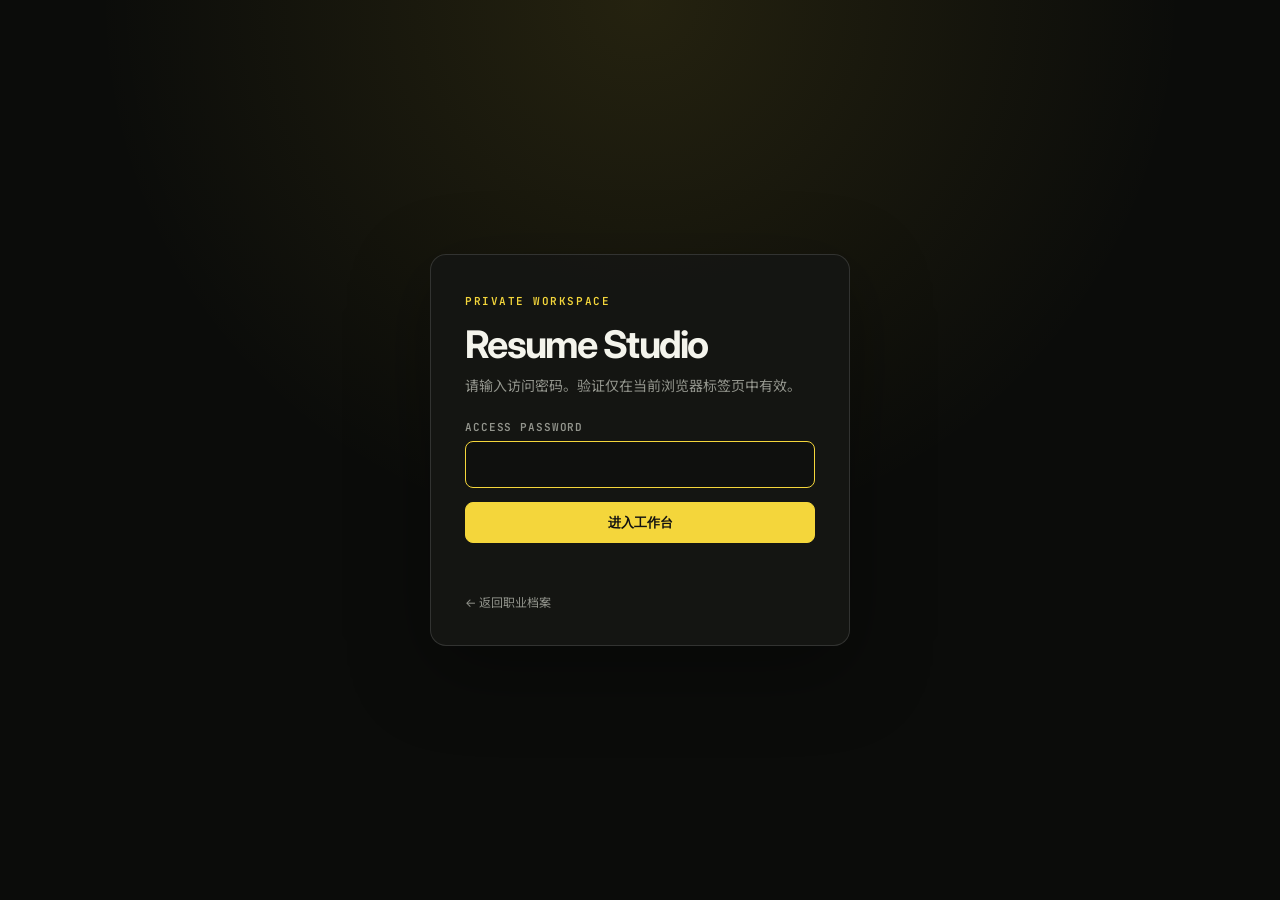
<file: resume-studio/login.html>
<!doctype html>
<html lang="zh-CN">
<head>
    <meta charset="utf-8">
    <meta name="viewport" content="width=device-width, initial-scale=1">
    <meta name="robots" content="noindex, nofollow">
    <title>Resume Studio · Access</title>
    <link rel="preconnect" href="https://fonts.googleapis.com">
    <link rel="preconnect" href="https://fonts.gstatic.com" crossorigin>
    <link href="https://fonts.googleapis.com/css2?family=Inter:wght@400;500;600;700&family=JetBrains+Mono:wght@500;600&family=Noto+Sans+SC:wght@400;500;600;700&display=swap" rel="stylesheet">
    <style>
        :root {
            color-scheme: dark;
            --ink: #f4f4ec;
            --muted: #93958d;
            --line: rgba(255, 255, 255, 0.13);
            --panel: #151613;
            --void: #0b0c0a;
            --yellow: #f4d63b;
            --red: #ff7a70;
        }

        * { box-sizing: border-box; }

        body {
            min-height: 100vh;
            margin: 0;
            display: grid;
            place-items: center;
            padding: 24px;
            color: var(--ink);
            background:
                radial-gradient(circle at 50% 0%, rgba(244, 214, 59, 0.11), transparent 34rem),
                var(--void);
            font-family: Inter, "Noto Sans SC", sans-serif;
        }

        .login-card {
            width: min(100%, 420px);
            padding: 34px;
            border: 1px solid var(--line);
            border-radius: 16px;
            background: rgba(21, 22, 19, 0.96);
            box-shadow: 0 24px 80px rgba(0, 0, 0, 0.35);
        }

        .eyebrow {
            color: var(--yellow);
            font: 600 11px/1 "JetBrains Mono", monospace;
            letter-spacing: 0.14em;
        }

        h1 {
            margin: 16px 0 10px;
            font-size: clamp(28px, 8vw, 38px);
            line-height: 1.05;
            letter-spacing: -0.045em;
        }

        p {
            margin: 0 0 24px;
            color: var(--muted);
            font-size: 14px;
            line-height: 1.6;
        }

        label {
            display: grid;
            gap: 8px;
            color: var(--muted);
            font: 600 11px/1 "JetBrains Mono", monospace;
            letter-spacing: 0.08em;
            text-transform: uppercase;
        }

        input {
            width: 100%;
            padding: 13px 14px;
            border: 1px solid var(--line);
            border-radius: 8px;
            outline: none;
            color: var(--ink);
            background: #0f100e;
            font: 500 16px/1.2 "JetBrains Mono", monospace;
            letter-spacing: 0.12em;
        }

        input:focus { border-color: var(--yellow); }

        button {
            width: 100%;
            margin-top: 14px;
            padding: 13px 16px;
            border: 1px solid var(--yellow);
            border-radius: 8px;
            color: #111;
            background: var(--yellow);
            font: 700 13px/1 Inter, sans-serif;
            cursor: pointer;
        }

        button:disabled { cursor: wait; opacity: 0.65; }

        .error {
            min-height: 20px;
            margin: 12px 0 0;
            color: var(--red);
            font-size: 12px;
        }

        .back {
            display: inline-block;
            margin-top: 18px;
            color: var(--muted);
            font-size: 12px;
            text-decoration: none;
        }

        .back:hover { color: var(--ink); }
    </style>
</head>
<body>
    <main class="login-card">
        <span class="eyebrow">PRIVATE WORKSPACE</span>
        <h1>Resume Studio</h1>
        <p>请输入访问密码。验证仅在当前浏览器标签页中有效。</p>
        <form data-login-form>
            <label>
                Access password
                <input type="password" inputmode="numeric" autocomplete="current-password" autofocus required data-password>
            </label>
            <button type="submit" data-submit>进入工作台</button>
            <p class="error" role="alert" aria-live="polite" data-error></p>
        </form>
        <a class="back" href="../hire.html">← 返回职业档案</a>
    </main>

    <script>
        (function () {
            "use strict";

            const expectedHash = "0c2062d2f505ba1cd2864bd4eacd9eebae71a7a5b94032b693f9e43564f51ed9";
            const sessionKey = "resume-studio:authorized";
            const form = document.querySelector("[data-login-form]");
            const password = document.querySelector("[data-password]");
            const submit = document.querySelector("[data-submit]");
            const error = document.querySelector("[data-error]");

            function safeDestination() {
                const fallback = new URL("./", location.href);
                const requested = new URLSearchParams(location.search).get("next");
                if (!requested) return fallback.href;

                try {
                    const target = new URL(requested, location.origin);
                    if (target.origin === location.origin &&
                        target.pathname.startsWith(fallback.pathname)) {
                        return target.href;
                    }
                } catch (ignored) {}
                return fallback.href;
            }

            async function digest(value) {
                const bytes = new TextEncoder().encode(value);
                const hash = await crypto.subtle.digest("SHA-256", bytes);
                return Array.from(new Uint8Array(hash))
                    .map((byte) => byte.toString(16).padStart(2, "0"))
                    .join("");
            }

            form.addEventListener("submit", async (event) => {
                event.preventDefault();
                submit.disabled = true;
                error.textContent = "";

                try {
                    if (await digest(password.value) !== expectedHash) {
                        error.textContent = "密码错误，请重新输入。";
                        password.select();
                        return;
                    }
                    sessionStorage.setItem(sessionKey, "v1");
                    location.replace(safeDestination());
                } catch (loginError) {
                    error.textContent = "当前浏览器无法完成验证。";
                } finally {
                    submit.disabled = false;
                }
            });
        })();
    </script>
</body>
</html>
</file>
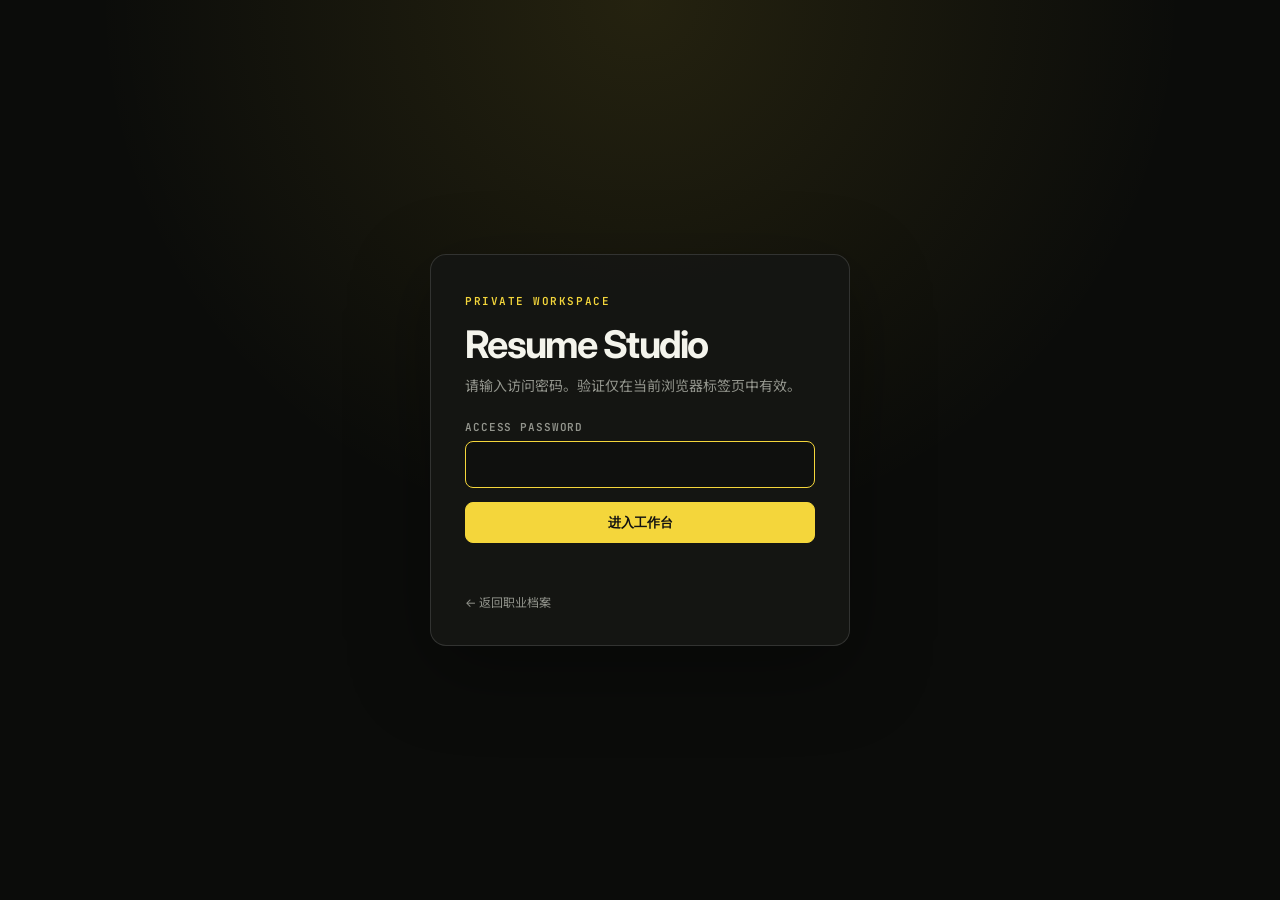
<file: resume-studio/print.html>
<!doctype html>
<html lang="zh-CN">
<head>
    <meta charset="utf-8">
    <meta name="viewport" content="width=device-width, initial-scale=1">
    <meta name="robots" content="noindex, nofollow">
    <title>Tianning Feng Resume</title>
    <script src="auth.js?v=20260904-release"></script>
    <link rel="preconnect" href="https://fonts.googleapis.com">
    <link rel="preconnect" href="https://fonts.gstatic.com" crossorigin>
    <link href="https://fonts.googleapis.com/css2?family=EB+Garamond:wght@400;700&family=IBM+Plex+Mono:wght@400;500;600;700&family=IBM+Plex+Sans:wght@400;500;600;700&family=Inter:wght@300;400;500;600;700;800&family=Libre+Baskerville:ital,wght@0,400;0,700;1,400&family=Merriweather:wght@400;700&family=Noto+Sans+SC:wght@400;500;600;700&family=Noto+Serif+SC:wght@400;700&display=swap" rel="stylesheet">
    <link rel="stylesheet" href="print.css?v=20260904-release">
    <style id="page-size">@page { size: letter; margin: 0; }</style>
</head>
<body>
    <main class="resume-document" data-document>
        <div class="loading">Loading resume…</div>
    </main>
    <script src="print.js?v=20260904-release"></script>
</body>
</html>
</file>
<file: resume-studio/studio.css>
:root {
    color-scheme: dark;
    --ink: #f4f4ec;
    --muted: #93958d;
    --dim: #666861;
    --line: rgba(255, 255, 255, 0.11);
    --panel: #151613;
    --panel-2: #1b1c18;
    --void: #0b0c0a;
    --yellow: #f4d63b;
    --yellow-soft: rgba(244, 214, 59, 0.12);
    --red: #ff6b5f;
    --radius: 14px;
}

* { box-sizing: border-box; }

html, body { min-height: 100%; }

body {
    margin: 0;
    background:
        radial-gradient(circle at 15% 0%, rgba(244, 214, 59, 0.08), transparent 30rem),
        var(--void);
    color: var(--ink);
    font-family: Inter, "Noto Sans SC", -apple-system, BlinkMacSystemFont, sans-serif;
    -webkit-font-smoothing: antialiased;
}

button, input, textarea { font: inherit; }
button, .file-action { -webkit-tap-highlight-color: transparent; }

.studio-header {
    position: sticky;
    z-index: 20;
    top: 0;
    height: 64px;
    padding: 0 24px;
    display: flex;
    align-items: center;
    justify-content: space-between;
    border-bottom: 1px solid var(--line);
    background: rgba(11, 12, 10, 0.9);
    backdrop-filter: blur(18px);
}

.brand, .header-status {
    display: flex;
    align-items: center;
    gap: 12px;
}

.brand-mark {
    width: 18px;
    height: 18px;
    border: 5px solid var(--yellow);
    border-radius: 50%;
    box-shadow: 0 0 22px rgba(244, 214, 59, 0.24);
}

.brand div {
    display: grid;
    gap: 2px;
}

.brand strong {
    font-size: 14px;
    letter-spacing: -0.02em;
}

.brand span, .header-status {
    color: var(--muted);
    font: 500 10px/1.4 "JetBrains Mono", monospace;
    letter-spacing: 0.06em;
}

.save-state::before {
    content: "";
    display: inline-block;
    width: 6px;
    height: 6px;
    margin-right: 7px;
    border-radius: 50%;
    background: var(--yellow);
}

.save-state[data-state="saved"]::before { background: #79d98c; }
.save-state[data-state="error"]::before { background: var(--red); }

.quiet-link {
    color: var(--ink);
    text-decoration: none;
    padding: 8px 10px;
    border: 1px solid var(--line);
    border-radius: 7px;
}

.studio-shell {
    min-height: calc(100vh - 64px);
    display: grid;
    grid-template-columns: minmax(360px, 440px) minmax(560px, 1fr);
}

.studio-sidebar {
    height: calc(100vh - 64px);
    overflow-y: auto;
    padding: 28px 24px 80px;
    border-right: 1px solid var(--line);
    scrollbar-width: thin;
    scrollbar-color: #3a3c35 transparent;
}

.studio-intro { margin-bottom: 22px; }

.eyebrow, .preview-label {
    color: var(--yellow);
    font: 600 10px/1.4 "JetBrains Mono", monospace;
    letter-spacing: 0.14em;
}

.studio-intro h1 {
    max-width: 340px;
    margin: 10px 0 8px;
    font-size: 26px;
    line-height: 1.16;
    letter-spacing: -0.045em;
}

.studio-intro p {
    max-width: 370px;
    margin: 0;
    color: var(--muted);
    font-size: 12px;
    line-height: 1.65;
}

.toolbar {
    display: grid;
    grid-template-columns: 1fr 1fr;
    gap: 8px;
    margin-bottom: 22px;
}

.toolbar button, .file-action {
    min-height: 38px;
    border: 1px solid var(--line);
    border-radius: 8px;
    background: var(--panel);
    color: var(--ink);
    cursor: pointer;
    font-size: 11px;
    font-weight: 600;
    display: inline-flex;
    align-items: center;
    justify-content: center;
}

.toolbar button:hover, .file-action:hover {
    border-color: rgba(244, 214, 59, 0.56);
    background: var(--panel-2);
}

.toolbar .primary-action {
    background: var(--yellow);
    border-color: var(--yellow);
    color: #151507;
}

.toolbar .danger-action { color: #ffaaa2; }
.file-action input { position: absolute; width: 1px; height: 1px; opacity: 0; }

.segmented {
    grid-column: 1 / -1;
    display: grid;
    grid-template-columns: 1fr 1fr;
    padding: 3px;
    border: 1px solid var(--line);
    border-radius: 9px;
    background: #090a08;
}

.segmented button {
    border: 0;
    min-height: 32px;
    background: transparent;
    color: var(--muted);
}

.segmented button.active {
    background: var(--yellow-soft);
    color: var(--yellow);
}

.section-tabs {
    display: flex;
    gap: 6px;
    overflow-x: auto;
    padding: 0 0 12px;
    margin-bottom: 14px;
    border-bottom: 1px solid var(--line);
    scrollbar-width: none;
}

.section-tabs::-webkit-scrollbar { display: none; }

.section-tabs button {
    flex: 0 0 auto;
    padding: 7px 10px;
    border: 0;
    border-radius: 6px;
    background: transparent;
    color: var(--muted);
    cursor: pointer;
    font-size: 11px;
    font-weight: 600;
}

.section-tabs button.active {
    color: #151507;
    background: var(--yellow);
}

.panel-heading {
    display: flex;
    align-items: end;
    justify-content: space-between;
    gap: 16px;
    margin-bottom: 14px;
}

.panel-heading h2 {
    margin: 0;
    font-size: 17px;
    letter-spacing: -0.025em;
}

.panel-heading p {
    margin: 4px 0 0;
    color: var(--dim);
    font-size: 10px;
}

.add-button, .item-actions button {
    border: 1px solid var(--line);
    border-radius: 6px;
    background: transparent;
    color: var(--muted);
    cursor: pointer;
}

.add-button {
    padding: 7px 9px;
    color: var(--yellow);
    font-size: 10px;
}

.editor-card {
    margin-bottom: 10px;
    padding: 14px;
    border: 1px solid var(--line);
    border-radius: var(--radius);
    background: linear-gradient(145deg, rgba(255, 255, 255, 0.025), transparent), var(--panel);
}

.editor-card-head {
    display: flex;
    align-items: center;
    justify-content: space-between;
    margin-bottom: 12px;
}

.editor-card-title {
    max-width: 235px;
    overflow: hidden;
    color: var(--ink);
    font-size: 11px;
    font-weight: 700;
    text-overflow: ellipsis;
    white-space: nowrap;
}

.item-actions { display: flex; gap: 4px; }
.item-actions button { width: 26px; height: 26px; font-size: 11px; }
.item-actions button:hover { color: var(--yellow); border-color: var(--yellow); }
.item-actions .remove:hover { color: var(--red); border-color: var(--red); }

.field-grid {
    display: grid;
    grid-template-columns: 1fr 1fr;
    gap: 10px;
}

.field {
    display: grid;
    gap: 5px;
    margin-bottom: 10px;
}

.field.full { grid-column: 1 / -1; }

.field > span {
    color: var(--muted);
    font: 500 9px/1.4 "JetBrains Mono", monospace;
    letter-spacing: 0.04em;
}

.field input, .field textarea {
    width: 100%;
    border: 1px solid var(--line);
    border-radius: 7px;
    outline: none;
    background: #0c0d0b;
    color: var(--ink);
    font-size: 12px;
    line-height: 1.5;
}

.field input { height: 36px; padding: 0 10px; }
.field textarea { min-height: 82px; padding: 9px 10px; resize: vertical; }
.field textarea.summary { min-height: 140px; }

.field input:focus, .field textarea:focus {
    border-color: var(--yellow);
    box-shadow: 0 0 0 3px var(--yellow-soft);
}

.field-hint {
    margin: -4px 0 0;
    color: var(--dim);
    font-size: 9px;
}

.loading-card {
    padding: 24px;
    border: 1px solid var(--line);
    border-radius: var(--radius);
    color: var(--muted);
    text-align: center;
    font-size: 12px;
}

.preview-workspace {
    height: calc(100vh - 64px);
    min-width: 0;
    display: grid;
    grid-template-rows: 76px 1fr;
    overflow: hidden;
    background:
        linear-gradient(rgba(255, 255, 255, 0.018) 1px, transparent 1px),
        linear-gradient(90deg, rgba(255, 255, 255, 0.018) 1px, transparent 1px),
        #10110f;
    background-size: 24px 24px;
}

.preview-toolbar {
    padding: 0 22px;
    display: flex;
    align-items: center;
    justify-content: space-between;
    border-bottom: 1px solid var(--line);
    background: rgba(16, 17, 15, 0.92);
}

.preview-summary {
    display: flex;
    align-items: center;
    gap: 14px;
}

.preview-summary > div {
    display: grid;
    gap: 3px;
}

.preview-toolbar strong { font-size: 11px; }

.preview-count {
    color: var(--dim);
    font: 500 8px/1.2 "JetBrains Mono", monospace;
}

.template-trigger {
    width: 108px;
    min-height: 42px;
    display: grid;
    align-content: center;
    gap: 2px;
    padding: 5px 9px;
    overflow: hidden;
    border: 1px solid var(--line);
    border-radius: 7px;
    color: var(--ink);
    background: var(--panel);
    text-align: left;
}

.template-trigger:hover {
    border-color: var(--yellow);
}

.template-trigger span,
.template-trigger small {
    overflow: hidden;
    text-overflow: ellipsis;
    white-space: nowrap;
}

.template-trigger span {
    font-size: 10px;
    font-weight: 700;
}

.template-trigger small {
    color: var(--dim);
    font: 500 8px/1.2 "JetBrains Mono", monospace;
}

.layout-controls {
    width: 550px;
    display: flex;
    flex-wrap: wrap;
    align-items: center;
    justify-content: flex-end;
    gap: 8px;
    color: var(--dim);
    font: 500 9px/1.4 "JetBrains Mono", monospace;
}

.layout-controls label {
    display: grid;
    grid-template-columns: 28px 78px 44px;
    align-items: center;
    gap: 4px;
}

.layout-controls label:first-child {
    grid-template-columns: 28px 60px;
}

.layout-controls select {
    height: 28px;
    padding: 0 7px;
    border: 1px solid var(--line);
    border-radius: 6px;
    color: var(--ink);
    background: var(--panel);
    font: inherit;
}

.layout-controls input[type="range"] {
    width: 82px;
    accent-color: var(--yellow);
}

.layout-controls output {
    width: 44px;
    color: var(--ink);
    text-align: right;
}

.fit-status {
    width: 118px;
    padding: 5px 8px;
    border: 1px solid var(--line);
    border-radius: 999px;
    overflow: hidden;
    text-align: center;
    text-overflow: ellipsis;
    white-space: nowrap;
}

.fit-status[data-state="fit"] {
    color: #79d98c;
    border-color: rgba(121, 217, 140, 0.35);
}

.fit-status[data-state="overflow"] {
    color: var(--red);
    border-color: rgba(255, 107, 95, 0.42);
}

.template-dialog {
    width: min(880px, calc(100vw - 32px));
    max-height: calc(100vh - 32px);
    margin: auto;
    padding: 24px;
    overflow: auto;
    border: 1px solid var(--line);
    border-radius: 14px;
    color: var(--ink);
    background: #151612;
    box-shadow: 0 24px 90px rgba(0, 0, 0, 0.72);
}

.template-dialog::backdrop {
    background: rgba(4, 5, 4, 0.78);
    backdrop-filter: blur(8px);
}

.template-dialog-head {
    display: flex;
    align-items: flex-start;
    justify-content: space-between;
    gap: 20px;
}

.template-dialog-head h2 {
    margin: 5px 0 0;
    font-size: 21px;
}

.template-close {
    width: 32px;
    height: 32px;
    border: 1px solid var(--line);
    border-radius: 50%;
    color: var(--muted);
    background: transparent;
    font-size: 19px;
}

.template-close:hover {
    color: var(--ink);
    border-color: var(--yellow);
}

.template-dialog-copy {
    margin: 8px 0 20px;
    color: var(--muted);
    font-size: 11px;
}

.template-grid {
    display: grid;
    grid-template-columns: repeat(3, minmax(0, 1fr));
    gap: 14px;
}

.template-card {
    position: relative;
    min-width: 0;
    padding: 12px;
    border: 1px solid var(--line);
    border-radius: 10px;
    color: var(--ink);
    background: var(--panel);
    text-align: left;
}

.template-card:hover {
    border-color: rgba(244, 214, 59, 0.65);
    transform: translateY(-1px);
}

.template-card[aria-pressed="true"] {
    border-color: var(--yellow);
    box-shadow: 0 0 0 3px var(--yellow-soft);
}

.template-card[aria-pressed="true"]::after {
    content: "✓";
    position: absolute;
    top: 18px;
    right: 18px;
    width: 22px;
    height: 22px;
    display: grid;
    place-items: center;
    border-radius: 50%;
    color: #111;
    background: var(--yellow);
    font-size: 12px;
    font-weight: 800;
}

.template-card > strong,
.template-card > span:last-child {
    display: block;
}

.template-card > strong {
    margin-top: 10px;
    font-size: 12px;
}

.template-card > span:last-child {
    margin-top: 3px;
    overflow: hidden;
    color: var(--muted);
    font-size: 9px;
    text-overflow: ellipsis;
    white-space: nowrap;
}

.template-thumb {
    position: relative;
    height: 150px;
    display: block;
    overflow: hidden;
    padding: 18px 16px;
    border-radius: 6px;
    background: #fff;
}

.template-thumb i {
    display: block;
    height: 3px;
    margin-bottom: 7px;
    background: #222;
}

.template-thumb .thumb-name {
    width: 38%;
    height: 7px;
    margin: 0 auto 5px;
}

.template-thumb .thumb-contact {
    width: 62%;
    height: 2px;
    margin: 0 auto 13px;
    opacity: 0.48;
}

.template-thumb .thumb-heading {
    width: 100%;
    height: 6px;
    margin-bottom: 8px;
    border-bottom: 1px solid #222;
    background: transparent;
}

.template-thumb .thumb-heading.second {
    margin-top: 12px;
}

.template-thumb .thumb-line { width: 100%; opacity: 0.32; }
.template-thumb .thumb-line.short { width: 72%; }
.template-thumb .thumb-line.medium { width: 86%; }

.template-thumb-modern {
    padding-left: 21px;
    border-left: 5px solid #236c9f;
    font-family: Arial, sans-serif;
}

.template-thumb-modern .thumb-name,
.template-thumb-modern .thumb-contact {
    margin-left: 0;
}

.template-thumb-modern .thumb-heading {
    width: 45%;
    border: 0;
    background: #236c9f;
}

.template-thumb-executive {
    padding-top: 0;
    border-top: 26px solid #17324d;
}

.template-thumb-executive .thumb-name {
    width: 40%;
    margin-top: 12px;
    margin-left: 0;
}

.template-thumb-executive .thumb-contact {
    margin-left: 0;
}

.template-thumb-executive .thumb-heading {
    width: 48%;
    border: 0;
    background: #17324d;
}

.template-thumb-swiss {
    padding: 14px 12px 14px 34px;
    border-left: 18px solid #e3352f;
}

.template-thumb-swiss::before {
    content: "01";
    position: absolute;
    top: 14px;
    left: -15px;
    color: #fff;
    font: 700 8px/1 Arial, sans-serif;
    transform: rotate(-90deg);
}

.template-thumb-swiss .thumb-name,
.template-thumb-swiss .thumb-contact {
    margin-left: 0;
}

.template-thumb-swiss .thumb-name {
    width: 52%;
    height: 9px;
}

.template-thumb-swiss .thumb-heading {
    width: 42%;
    border: 0;
    background: #e3352f;
}

.template-thumb-terminal {
    background: #101712;
}

.template-thumb-terminal i {
    background: #98d9a8;
}

.template-thumb-terminal .thumb-name,
.template-thumb-terminal .thumb-contact {
    margin-left: 0;
}

.template-thumb-terminal .thumb-heading {
    width: 52%;
    border: 0;
    background: #49b86a;
}

.template-thumb-editorial {
    background: #f5eee2;
}

.template-thumb-editorial .thumb-name {
    width: 52%;
    height: 9px;
    background: #532f29;
}

.template-thumb-editorial .thumb-heading {
    border-bottom-color: #b85f45;
}

.template-thumb-editorial i {
    background: #6b514b;
}

.template-thumb-bold {
    padding-top: 44px;
    background: linear-gradient(#151515 0 34px, #fff 34px);
}

.template-thumb-bold .thumb-name {
    position: absolute;
    top: 13px;
    left: 15px;
    width: 48%;
    height: 8px;
    background: #fff;
}

.template-thumb-bold .thumb-contact {
    display: none;
}

.template-thumb-bold .thumb-heading {
    height: 8px;
    border: 0;
    background: #151515;
}

.template-thumb-orbit {
    overflow: hidden;
    padding-right: 42px;
    background: linear-gradient(145deg, #fff, #f2efff);
}

.template-thumb-orbit .thumb-graphic {
    position: absolute;
    top: -18px;
    right: -22px;
    width: 78px;
    height: 78px;
    border: 10px solid rgba(115, 91, 255, 0.35);
    border-radius: 50%;
    box-shadow: inset 0 0 0 8px #fff, inset 0 0 0 15px #16b6b8;
}

.template-thumb-orbit .thumb-name,
.template-thumb-orbit .thumb-contact { margin-left: 0; }
.template-thumb-orbit .thumb-heading { border-color: #735bff; }

.template-thumb-blueprint {
    padding-right: 40px;
    background-color: #f7fbfe;
    background-image:
        linear-gradient(rgba(40, 125, 183, 0.12) 1px, transparent 1px),
        linear-gradient(90deg, rgba(40, 125, 183, 0.12) 1px, transparent 1px);
    background-size: 8px 8px;
}

.template-thumb-blueprint .thumb-graphic {
    position: absolute;
    top: 14px;
    right: 9px;
    width: 29px;
    height: 48px;
    border: 1px solid #287db7;
}

.template-thumb-blueprint .thumb-name,
.template-thumb-blueprint .thumb-contact { margin-left: 0; }
.template-thumb-blueprint .thumb-heading { border-color: #287db7; }

.template-thumb-timeline {
    padding-left: 32px;
    background: linear-gradient(90deg, #edf1f3 0 22px, #fff 22px);
}

.template-thumb-timeline .thumb-graphic {
    position: absolute;
    top: 62px;
    bottom: 14px;
    left: 21px;
    width: 2px;
    background: #b9c3c9;
}

.template-thumb-timeline .thumb-graphic::before,
.template-thumb-timeline .thumb-graphic::after {
    content: "";
    position: absolute;
    left: -3px;
    width: 8px;
    height: 8px;
    border-radius: 50%;
    background: #e26443;
}

.template-thumb-timeline .thumb-graphic::before { top: 5px; }
.template-thumb-timeline .thumb-graphic::after { top: 42px; }
.template-thumb-timeline .thumb-name,
.template-thumb-timeline .thumb-contact { margin-left: 0; }
.template-thumb-timeline .thumb-heading { border-color: #e26443; }

.template-thumb-bauhaus {
    overflow: hidden;
    padding-right: 46px;
    background: #f7f2e8;
}

.template-thumb-bauhaus .thumb-graphic {
    position: absolute;
    top: -24px;
    right: -18px;
    width: 68px;
    height: 68px;
    border-radius: 50%;
    background: #e33d2e;
    box-shadow: -42px 37px 0 -18px #f2c230, -4px 68px 0 -18px #1769aa;
}

.template-thumb-bauhaus .thumb-name,
.template-thumb-bauhaus .thumb-contact { margin-left: 0; }
.template-thumb-bauhaus .thumb-heading { border-color: #171717; }

.preview-stage {
    min-height: 0;
    overflow: auto;
    padding: 34px;
}

.resume-preview {
    display: block;
    width: min(100%, 940px);
    min-width: 520px;
    height: 100%;
    min-height: 760px;
    margin: 0 auto;
    border: 0;
    border-radius: 3px;
    background: #e8e8e3;
    box-shadow: 0 20px 70px rgba(0, 0, 0, 0.46);
}

.toast {
    position: fixed;
    z-index: 50;
    right: 22px;
    bottom: 22px;
    max-width: 320px;
    padding: 11px 14px;
    border: 1px solid rgba(244, 214, 59, 0.5);
    border-radius: 8px;
    background: #1c1d18;
    color: var(--ink);
    box-shadow: 0 14px 40px rgba(0, 0, 0, 0.4);
    font-size: 11px;
}

@media (max-width: 960px) {
    .studio-shell { grid-template-columns: 1fr; }
    .studio-sidebar { height: auto; border-right: 0; }
    .preview-workspace { height: 78vh; border-top: 1px solid var(--line); }
    .layout-controls {
        width: 430px;
    }
    .layout-controls label { grid-template-columns: 64px 44px; }
    .layout-controls label:first-child { grid-template-columns: 60px; }
    .layout-controls label > span { display: none; }
    .layout-controls input[type="range"] { width: 64px; }
    .fit-status { width: 92px; }
    .template-trigger { width: 92px; }
}

@media (max-width: 620px) {
    .studio-header { height: 58px; padding: 0 14px; }
    .brand span, .quiet-link { display: none; }
    .studio-shell { min-height: calc(100vh - 58px); }
    .studio-sidebar { padding: 22px 14px 56px; }
    .field-grid { grid-template-columns: 1fr; }
    .preview-stage { padding: 18px 10px; }
    .resume-preview { min-width: 500px; }
    .preview-toolbar { padding: 0 12px; }
    .preview-summary { gap: 7px; }
    .preview-count { display: none; }
    .template-trigger { width: 78px; }
    .layout-controls {
        width: 270px;
        gap: 6px;
    }
    .layout-controls label { grid-template-columns: 48px 41px; }
    .layout-controls label:first-child { grid-template-columns: 60px; }
    .layout-controls input[type="range"] { width: 58px; }
    .fit-status { display: none; }
    .template-dialog { padding: 18px; }
    .template-grid { grid-template-columns: 1fr; }
    .template-thumb { height: 100px; }
}
</file>
<file: assets/styles/pages/blog.css>
:root {
            --bg-void:    #05070d;
            --bg-panel:   rgba(10, 14, 22, 0.72);
            --accent:     #fce94f;
            --accent-dim: #b8a634;
            --cyan:       #24e0ff;
            --magenta:    #ff003c;
            --text:       #e5e7ee;
            --text-mute:  #7d8494;
            --border:     rgba(252, 233, 79, 0.35);
            --border-dim: rgba(255, 255, 255, 0.08);
        }
        * { box-sizing: border-box; }
        html { scroll-behavior: smooth; background: #05070d; margin: 0; padding: 0; }
        body {
            margin: 0; padding: 0;
            background: transparent;
            color: var(--text);
            font-family: 'Rajdhani', 'Chakra Petch', 'PingFang SC', -apple-system, sans-serif;
            font-weight: 400;
            letter-spacing: 0.02em;
            overflow-x: hidden;
            -webkit-font-smoothing: antialiased;
            position: relative;
            z-index: 0;
        }
        ::selection { background: var(--accent); color: #000; }
        a { color: var(--accent); text-decoration: none; transition: color .15s; }
        a:hover { color: #fff; }

        .matrix-rain { position: fixed; inset: 0; z-index: -5; width: 100%; height: 100%; display: block; background: #05070d; }
        .bg-veil { position: fixed; inset: 0; z-index: -4; pointer-events: none;
            background: radial-gradient(ellipse at 50% 40%, rgba(5,7,13,0.15) 0%, rgba(5,7,13,0.45) 80%, rgba(5,7,13,0.6) 100%); }
        .bg-grid { position: fixed; inset: 0; z-index: -3; pointer-events: none;
            background: radial-gradient(ellipse at 50% -10%, rgba(252,233,79,0.08), transparent 60%),
                        radial-gradient(ellipse at 100% 100%, rgba(255,0,60,0.05), transparent 55%); }
        .bg-grid::before { content: ''; position: absolute; inset: 0;
            background-image: linear-gradient(to right, rgba(255,255,255,0.035) 1px, transparent 1px),
                              linear-gradient(to bottom, rgba(255,255,255,0.035) 1px, transparent 1px);
            background-size: 64px 64px;
            mask-image: radial-gradient(ellipse at 50% 40%, #000 0%, transparent 85%);
            -webkit-mask-image: radial-gradient(ellipse at 50% 40%, #000 0%, transparent 85%); }
        .scanlines { position: fixed; inset: 0; z-index: -2; pointer-events: none;
            background: repeating-linear-gradient(to bottom, transparent 0, transparent 2px, rgba(255,255,255,0.018) 3px, transparent 4px); }
        .noise { position: fixed; inset: 0; z-index: -1; pointer-events: none; opacity: 0.05; mix-blend-mode: overlay;
            background-image: url("data:image/svg+xml;utf8,<svg xmlns='http://www.w3.org/2000/svg' width='200' height='200'><filter id='n'><feTurbulence type='fractalNoise' baseFrequency='0.9' numOctaves='2' stitchTiles='stitch'/></filter><rect width='100%25' height='100%25' filter='url(%23n)'/></svg>"); }

        .nav {
            position: fixed; top: 0; left: 0; right: 0; z-index: 100;
            display: flex; justify-content: space-between; align-items: center;
            padding: 1rem 2rem;
            font-family: 'JetBrains Mono', monospace;
            font-size: 0.7rem; letter-spacing: 0.2em; text-transform: uppercase;
            background: linear-gradient(180deg, rgba(5,7,13,0.9), rgba(5,7,13,0.6) 70%, transparent);
            backdrop-filter: blur(6px);
        }
        .nav-brand { color: var(--accent); font-weight: 500; display: flex; align-items: center; gap: 0.6rem; }
        .nav-brand .dot { width: 6px; height: 6px; background: var(--accent); box-shadow: 0 0 8px var(--accent); }
        .nav-back { color: var(--text-mute); display: flex; align-items: center; gap: 0.5rem; transition: color 0.15s; }
        .nav-back:hover { color: var(--text); }
        .nav-lang { display: flex; gap: 0.4rem; }
        .nav-lang button {
            font-family: inherit; font-size: 0.7rem; letter-spacing: 0.2em;
            padding: 0.35em 0.75em; background: transparent;
            color: var(--text-mute); border: 1px solid var(--border-dim);
            cursor: pointer; text-transform: uppercase; transition: all 0.15s;
        }
        .nav-lang button.active { color: var(--accent); border-color: var(--accent); }
        .nav-lang button:hover:not(.active) { color: var(--text); border-color: var(--text-mute); }

        .page { max-width: 1100px; margin: 0 auto; padding: 7rem 6vw 4rem; position: relative; }
        .page::before {
            content: ''; position: fixed; top: 0; bottom: 0; left: 50%;
            transform: translateX(-50%); width: min(1100px, 92%);
            background: linear-gradient(90deg,
                rgba(5,7,13,0) 0%, rgba(5,7,13,0.85) 8%, rgba(5,7,13,0.93) 50%,
                rgba(5,7,13,0.85) 92%, rgba(5,7,13,0) 100%);
            z-index: -1; pointer-events: none;
        }

        .page-header { padding-bottom: 2.5rem; border-bottom: 1px solid var(--border-dim); margin-bottom: 3rem; }
        .page-eyebrow {
            font-family: 'JetBrains Mono', monospace;
            font-size: 0.7rem; letter-spacing: 0.3em;
            color: var(--accent); text-transform: uppercase;
            display: inline-block; padding: 0.35em 0.9em;
            border: 1px solid var(--border); margin-bottom: 1.2rem;
        }
        .page-title {
            font-family: 'Chakra Petch', sans-serif;
            font-size: clamp(2.5rem, 6vw, 4rem);
            font-weight: 700; letter-spacing: 0.02em;
            margin: 0 0 0.6rem; text-transform: uppercase; line-height: 1;
        }
        .page-lede { font-size: 1.05rem; line-height: 1.75; color: #c8ccd6; max-width: 780px; margin: 0; }
        .page-lede .accent { color: var(--accent); }

        /* ===== 分类切换 ===== */
        .filter-bar {
            display: flex; flex-wrap: wrap; gap: 0.5rem;
            margin-bottom: 2rem;
        }
        .filter-btn {
            font-family: 'JetBrains Mono', monospace;
            font-size: 0.7rem; letter-spacing: 0.18em;
            padding: 0.45em 0.9em;
            background: transparent;
            color: var(--text-mute);
            border: 1px solid var(--border-dim);
            text-transform: uppercase;
            cursor: pointer;
            transition: all 0.15s;
        }
        .filter-btn:hover { color: var(--text); border-color: var(--text-mute); }
        .filter-btn.active { color: var(--accent); border-color: var(--accent); }

        /* ===== Post 卡片 ===== */
        .post {
            display: grid;
            grid-template-columns: 130px 1fr;
            gap: 1.5rem;
            padding: 1.4rem 1.5rem;
            background: rgba(15, 18, 26, 0.55);
            border: 1px solid var(--border-dim);
            border-left: 3px solid var(--accent);
            margin-bottom: 1rem;
            transition: background 0.2s, transform 0.2s;
        }
        .post:hover { background: rgba(20, 24, 34, 0.7); transform: translateX(3px); }
        .post.draft { border-left-color: var(--accent-dim); opacity: 0.85; }
        .post.draft:hover { opacity: 1; }
        .post-meta {
            font-family: 'JetBrains Mono', monospace;
            font-size: 0.72rem;
            letter-spacing: 0.15em;
            color: var(--text-mute);
            text-transform: uppercase;
            line-height: 1.7;
        }
        .post-meta .date { color: var(--accent); display: block; margin-bottom: 0.4rem; }
        .post-meta .cat { display: block; color: var(--cyan); }
        .post-body { min-width: 0; }
        .post-title {
            font-family: 'Chakra Petch', sans-serif;
            font-weight: 600; font-size: 1.25rem;
            color: var(--text);
            margin: 0 0 0.5rem;
            letter-spacing: 0.01em; line-height: 1.35;
        }
        .post-title a { color: inherit; }
        .post-title a:hover { color: var(--accent); }
        .post-desc { font-size: 0.95rem; line-height: 1.65; color: #b8bcc7; margin: 0 0 0.7rem; }
        .post-tags { display: flex; flex-wrap: wrap; gap: 0.4rem; }
        .post-tags .tag {
            font-family: 'JetBrains Mono', monospace;
            font-size: 0.62rem; letter-spacing: 0.1em;
            padding: 0.2em 0.55em;
            border: 1px solid var(--border-dim);
            color: var(--text-mute);
        }
        .post-tags .tag.draft { color: var(--accent-dim); border-color: rgba(184,166,52,0.4); }

        /* ===== 空状态 ===== */
        .empty-state {
            padding: 3rem 1.5rem;
            text-align: center;
            border: 1px dashed var(--border-dim);
            color: var(--text-mute);
            font-family: 'JetBrains Mono', monospace;
            letter-spacing: 0.1em;
            margin-bottom: 3rem;
        }
        .empty-state .big {
            font-family: 'Chakra Petch', sans-serif;
            font-size: 1.4rem; color: var(--accent);
            letter-spacing: 0.15em;
            display: block; margin-bottom: 0.6rem;
            text-transform: uppercase;
        }

        /* ===== 页脚 ===== */
        .site-footer { margin-top: 4rem; padding-top: 2rem; border-top: 1px solid var(--border-dim); }
        .footer-grid { display: grid; grid-template-columns: 1fr auto; gap: 1.5rem; align-items: baseline; }
        @media (max-width: 640px) { .footer-grid { grid-template-columns: 1fr; } }
        .footer-label {
            font-family: 'JetBrains Mono', monospace;
            font-size: 0.65rem; letter-spacing: 0.25em; color: var(--accent);
            text-transform: uppercase; margin-bottom: 0.6rem;
        }
        .footer-links {
            display: flex; flex-wrap: wrap; gap: 0.4rem 1rem;
            font-family: 'JetBrains Mono', monospace;
            font-size: 0.78rem; letter-spacing: 0.05em;
        }
        .footer-links a { color: var(--text); border-bottom: 1px dashed transparent; transition: color .15s, border-color .15s; }
        .footer-links a:hover { color: var(--accent); border-bottom-color: var(--accent); }
        .footer-links .sep { color: var(--text-mute); }
        .footer-meta {
            font-family: 'JetBrains Mono', monospace;
            font-size: 0.65rem; letter-spacing: 0.2em; color: var(--text-mute);
            text-transform: uppercase; text-align: right; line-height: 1.8;
        }
        @media (max-width: 640px) { .footer-meta { text-align: left; } }

        .lang-block { display: none; }
        .lang-block.active { display: block; }

        @media (max-width: 820px) {
            .nav { padding: 0.9rem 1.2rem; }
            .nav-back span.hide-sm { display: none; }
            .page { padding: 6rem 5vw 3rem; }
            .post { grid-template-columns: 1fr; }
            .post-meta { display: flex; gap: 0.8rem; }
            .post-meta .date, .post-meta .cat { display: inline-block; margin: 0; }
        }
</file>
<file: site-system.css>
:root {
    --site-bg: #07090d;
    --site-surface: rgba(17, 20, 27, 0.82);
    --site-surface-strong: #13171f;
    --site-ink: #f2f0e9;
    --site-ink-soft: #b9bdc7;
    --site-muted: #777e8d;
    --site-line: rgba(255, 255, 255, 0.11);
    --site-line-strong: rgba(246, 221, 71, 0.42);
    --site-accent: #f6dd47;
    --site-accent-ink: #11120b;
    --site-cool: #68d8e8;
    --site-danger: #ff5c72;
    --site-radius: 2px;
    --site-nav-height: 68px;
    --site-shadow: 0 24px 80px rgba(0, 0, 0, 0.28);
    --site-display: "Chakra Petch", "PingFang SC", sans-serif;
    --site-body: "Rajdhani", "PingFang SC", -apple-system, BlinkMacSystemFont, sans-serif;
    --site-mono: "JetBrains Mono", ui-monospace, SFMono-Regular, Menlo, monospace;
}

html[data-site-theme="paper"] {
    --site-bg: #f4f1e9;
    --site-surface: rgba(255, 255, 255, 0.72);
    --site-surface-strong: #fffdfa;
    --site-ink: #181815;
    --site-ink-soft: #44443f;
    --site-muted: #77736a;
    --site-line: rgba(25, 25, 20, 0.16);
    --site-line-strong: rgba(25, 25, 20, 0.55);
    --site-accent: #9b2f21;
    --site-accent-ink: #fffdfa;
    --site-cool: #215d68;
    --site-danger: #9b2f21;
    --site-shadow: 0 20px 60px rgba(56, 48, 32, 0.10);
    --site-display: Georgia, "Songti SC", "Noto Serif SC", serif;
    --site-body: Georgia, "Songti SC", "Noto Serif SC", serif;

    /* Compatibility tokens for the original page-level styles. */
    --bg-void: #f4f1e9;
    --bg-panel: rgba(255, 255, 255, 0.72);
    --accent: #9b2f21;
    --accent-dim: #76584f;
    --cyan: #215d68;
    --magenta: #9b2f21;
    --text: #181815;
    --text-mute: #77736a;
    --border: rgba(155, 47, 33, 0.42);
    --border-dim: rgba(25, 25, 20, 0.16);
    --bg: #f4f1e9;
    --panel: #fffdfa;
    --panel-2: #eee9df;
    --text-2: #44443f;
    --rule: rgba(25, 25, 20, 0.16);
    --rule-strong: rgba(155, 47, 33, 0.42);
}

html {
    background: var(--site-bg) !important;
    color-scheme: dark;
}

html[data-site-theme="paper"] { color-scheme: light; }

body.site-enhanced {
    background:
        radial-gradient(circle at 8% -10%, rgba(246, 221, 71, 0.08), transparent 35rem),
        radial-gradient(circle at 100% 45%, rgba(104, 216, 232, 0.035), transparent 28rem),
        var(--site-bg) !important;
    color: var(--site-ink) !important;
    font-family: var(--site-body) !important;
    font-size: 17px;
    line-height: 1.68;
    letter-spacing: 0.005em;
    min-height: 100vh;
}

html[data-site-theme="paper"] body.site-enhanced {
    background:
        linear-gradient(rgba(40, 35, 25, 0.026) 1px, transparent 1px),
        var(--site-bg) !important;
    background-size: 100% 32px !important;
}

.site-enhanced .matrix-rain {
    opacity: 0.16;
    filter: saturate(0.55);
}

.site-enhanced .bg-veil { opacity: 0.92; }
.site-enhanced .scanlines { opacity: 0.28; }
.site-enhanced .noise { opacity: 0.025; }

html[data-site-theme="paper"] .matrix-rain,
html[data-site-theme="paper"] .bg-veil,
html[data-site-theme="paper"] .bg-grid,
html[data-site-theme="paper"] .scanlines,
html[data-site-theme="paper"] .noise {
    display: none !important;
}

.site-enhanced ::selection {
    background: var(--site-accent);
    color: var(--site-accent-ink);
}

.site-enhanced a { color: var(--site-accent); }
.site-enhanced a:hover { color: var(--site-ink); }

.site-enhanced :focus-visible {
    outline: 2px solid var(--site-accent);
    outline-offset: 4px;
}

.site-skip {
    position: fixed;
    top: 10px;
    left: 10px;
    z-index: 1000;
    transform: translateY(-160%);
    padding: 0.65rem 0.9rem;
    background: var(--site-accent);
    color: var(--site-accent-ink) !important;
    font: 600 0.75rem/1 var(--site-mono);
    transition: transform 160ms ease;
}

.site-skip:focus { transform: translateY(0); }

.site-progress {
    position: fixed;
    inset: 0 auto auto 0;
    width: 0;
    height: 2px;
    z-index: 1001;
    background: var(--site-accent);
    box-shadow: 0 0 16px color-mix(in srgb, var(--site-accent) 70%, transparent);
}

/* Shared navigation */
.global-nav {
    position: fixed;
    inset: 0 0 auto;
    z-index: 900;
    height: var(--site-nav-height);
    border-bottom: 1px solid var(--site-line);
    background: color-mix(in srgb, var(--site-bg) 86%, transparent);
    backdrop-filter: blur(18px) saturate(130%);
    -webkit-backdrop-filter: blur(18px) saturate(130%);
}

.global-nav-inner {
    width: min(1240px, calc(100% - 40px));
    height: 100%;
    margin: 0 auto;
    display: grid;
    grid-template-columns: auto 1fr auto;
    align-items: center;
    gap: 1.5rem;
}

.global-brand {
    display: inline-flex;
    align-items: center;
    gap: 0.72rem;
    border: 0 !important;
    color: var(--site-ink) !important;
    font: 650 0.76rem/1 var(--site-mono);
    letter-spacing: 0.14em;
    text-transform: uppercase;
    white-space: nowrap;
}

.global-brand-mark {
    width: 11px;
    height: 11px;
    background: var(--site-accent);
    clip-path: polygon(0 0, 100% 0, 100% 70%, 70% 100%, 0 100%);
}

.global-links {
    display: flex;
    justify-content: center;
    align-items: center;
    gap: clamp(0.8rem, 2vw, 1.8rem);
}

.global-links a {
    position: relative;
    padding: 0.5rem 0;
    border: 0 !important;
    color: var(--site-muted) !important;
    font: 500 0.68rem/1 var(--site-mono);
    letter-spacing: 0.12em;
    text-transform: uppercase;
    white-space: nowrap;
}

.global-links a::after {
    content: "";
    position: absolute;
    inset: auto 0 0;
    height: 1px;
    background: var(--site-accent);
    transform: scaleX(0);
    transform-origin: right;
    transition: transform 180ms ease;
}

.global-links a:hover,
.global-links a[aria-current="page"] { color: var(--site-ink) !important; }
.global-links a:hover::after,
.global-links a[aria-current="page"]::after {
    transform: scaleX(1);
    transform-origin: left;
}

.global-actions {
    display: flex;
    align-items: center;
    justify-content: flex-end;
    gap: 0.4rem;
}

.global-action {
    min-width: 34px;
    height: 34px;
    padding: 0 0.7rem;
    display: inline-grid;
    place-items: center;
    border: 1px solid var(--site-line);
    background: transparent;
    color: var(--site-muted);
    font: 500 0.66rem/1 var(--site-mono);
    letter-spacing: 0.08em;
    cursor: pointer;
    transition: 160ms ease;
}

.global-action:hover {
    border-color: var(--site-line-strong);
    color: var(--site-ink);
    background: var(--site-surface);
}

.global-action.hire {
    border-color: var(--site-accent);
    background: var(--site-accent);
    color: var(--site-accent-ink) !important;
}

.global-action.hire:hover {
    color: var(--site-accent-ink) !important;
    filter: brightness(1.06);
}

.global-menu-toggle { display: none; }

/* Existing page structure, refined */
.site-enhanced .page {
    width: min(1120px, calc(100% - 40px));
    max-width: none;
    padding: calc(var(--site-nav-height) + 4.5rem) 0 5rem;
}

.site-enhanced .page::before {
    width: min(1260px, 100%) !important;
    opacity: 0.7;
}

html[data-site-theme="paper"] .site-enhanced .page::before { display: none; }

.site-enhanced .hero,
.site-enhanced .page-header {
    position: relative;
    padding: 0 0 3.2rem;
    margin-bottom: 3.5rem;
    border-bottom: 1px solid var(--site-line);
}

.site-enhanced .hero::after,
.site-enhanced .page-header::after {
    content: "";
    position: absolute;
    left: 0;
    bottom: -1px;
    width: min(180px, 35%);
    height: 2px;
    background: var(--site-accent);
}

.site-enhanced .hero-eyebrow,
.site-enhanced .page-eyebrow,
.site-enhanced .eyebrow {
    border-color: var(--site-line-strong);
    color: var(--site-accent);
    font-family: var(--site-mono);
}

.site-enhanced .hero-title,
.site-enhanced .page-title,
.site-enhanced .resume-name {
    max-width: 15ch;
    color: var(--site-ink);
    font-family: var(--site-display);
    font-size: clamp(3rem, 8vw, 6.5rem);
    line-height: 0.92;
    letter-spacing: -0.035em;
    text-wrap: balance;
}

.site-enhanced .hero-lede,
.site-enhanced .page-lede,
.site-enhanced .resume-subtitle {
    color: var(--site-ink-soft);
    font-size: clamp(1rem, 1.3vw, 1.15rem);
    line-height: 1.82;
    max-width: 74ch;
}

.site-enhanced .accent { color: var(--site-accent) !important; }

.site-enhanced .l-section-head,
.site-enhanced .w-section-head,
.site-enhanced .now-section-head,
.site-enhanced .shelf-head,
.site-enhanced .stack-head,
.site-enhanced .album-head,
.site-enhanced .section-head,
.site-enhanced .resume-section-head {
    border-color: var(--site-line);
}

.site-enhanced .l-section-title,
.site-enhanced .w-section-title,
.site-enhanced .now-section-title,
.site-enhanced .shelf-title,
.site-enhanced .stack-title,
.site-enhanced .album-title,
.site-enhanced .section-title {
    color: var(--site-ink);
    font-family: var(--site-display);
}

/* Homepage: unequal hierarchy instead of eight identical choices */
.site-enhanced .launchpad {
    grid-template-columns: repeat(12, 1fr);
    gap: 0.9rem;
}

.site-enhanced .launchpad > .cell {
    grid-column: span 3;
    min-height: 190px;
}

.site-enhanced .launchpad > .cell:nth-child(1),
.site-enhanced .launchpad > .cell:nth-child(2) {
    grid-column: span 6;
    min-height: 245px;
}

.site-enhanced .cell {
    clip-path: none;
    border: 1px solid var(--site-line);
    border-radius: var(--site-radius);
    background: var(--site-surface);
    box-shadow: none;
    color: var(--site-ink);
    isolation: isolate;
    overflow: hidden;
}

.site-enhanced .cell::before {
    inset: auto 1.3rem 0;
    width: auto;
    height: 2px;
    opacity: 0;
    transform: scaleX(0);
    transform-origin: left;
    transition: 220ms ease;
}

.site-enhanced .cell::after {
    content: attr(data-index);
    position: absolute;
    right: 1rem;
    bottom: -1.3rem;
    z-index: -1;
    color: color-mix(in srgb, var(--site-ink) 3.5%, transparent);
    font: 700 6.5rem/1 var(--site-display);
}

.site-enhanced .cell:hover {
    transform: translateY(-4px);
    border-color: var(--site-line-strong);
    background: var(--site-surface-strong);
    box-shadow: var(--site-shadow);
}

.site-enhanced .cell:hover::before {
    opacity: 1;
    transform: scaleX(1);
}

.site-enhanced .cell-title { color: var(--site-ink); }
.site-enhanced .cell-desc { color: var(--site-ink-soft); }
.site-enhanced .cell-status { border-color: var(--site-line); color: var(--site-muted); }
.site-enhanced .cell-status.live { color: var(--site-cool); }

/* General cards */
.site-enhanced .now-block,
.site-enhanced .book,
.site-enhanced .track,
.site-enhanced .post-card,
.site-enhanced .project-card,
.site-enhanced .pub-card,
.site-enhanced .timeline-item,
.site-enhanced .resume-card {
    border-color: var(--site-line);
    background: var(--site-surface);
    color: var(--site-ink);
}

.site-enhanced .now-block:hover,
.site-enhanced .book:hover,
.site-enhanced .track:hover,
.site-enhanced .post-card:hover,
.site-enhanced .project-card:hover,
.site-enhanced .pub-card:hover {
    background: var(--site-surface-strong);
    border-color: var(--site-line-strong);
}

.site-enhanced .now-block-title,
.site-enhanced .book-title,
.site-enhanced .track-title,
.site-enhanced .post-title,
.site-enhanced .project-title,
.site-enhanced .pub-title {
    color: var(--site-ink);
}

.site-enhanced .now-block-desc,
.site-enhanced .book-note,
.site-enhanced .track-note,
.site-enhanced .post-excerpt,
.site-enhanced .project-desc,
.site-enhanced .pub-abstract {
    color: var(--site-ink-soft);
}

.site-enhanced .updated-stamp {
    border-color: color-mix(in srgb, var(--site-cool) 50%, transparent);
    color: var(--site-cool);
}

.legacy-notice {
    margin: 0 0 2rem;
    padding: 0.9rem 1rem;
    display: flex;
    justify-content: space-between;
    align-items: center;
    gap: 1rem;
    border: 1px solid var(--site-line-strong);
    background: color-mix(in srgb, var(--site-accent) 8%, var(--site-surface));
    color: var(--site-ink-soft);
    font: 500 0.78rem/1.55 var(--site-mono);
}

.legacy-notice a {
    flex: 0 0 auto;
    color: var(--site-accent);
    font-weight: 700;
}

/* Photography index: honest editorial series, no fake image slots. */
.photo-series-grid {
    display: grid;
    grid-template-columns: repeat(3, 1fr);
    gap: 1px;
    margin: 0 0 2.5rem;
    border: 1px solid var(--site-line);
    background: var(--site-line);
}

.photo-series {
    min-height: 320px;
    padding: 1.5rem;
    display: flex;
    flex-direction: column;
    background: var(--site-surface-strong);
}

.photo-series:nth-child(2) { transform: translateY(1.2rem); }

.photo-series-num,
.photo-series-meta {
    color: var(--site-muted);
    font: 500 0.66rem/1.4 var(--site-mono);
    letter-spacing: 0.12em;
    text-transform: uppercase;
}

.photo-series h2 {
    margin: auto 0 0.8rem;
    color: var(--site-ink);
    font: 650 clamp(1.45rem, 2.4vw, 2.15rem)/1.08 var(--site-display);
    letter-spacing: -0.025em;
}

.photo-series p {
    margin: 0 0 1.4rem;
    color: var(--site-ink-soft);
    line-height: 1.65;
}

.photo-series-meta {
    padding-top: 0.8rem;
    border-top: 1px solid var(--site-line);
    color: var(--site-accent);
}

/* Footer */
.site-enhanced .site-footer {
    border-color: var(--site-line);
    color: var(--site-muted);
}

.site-enhanced .footer-links a { color: var(--site-ink-soft); }
.site-enhanced .footer-meta { color: var(--site-muted); }

/* Command palette */
.command-backdrop {
    position: fixed;
    inset: 0;
    z-index: 1100;
    display: grid;
    place-items: start center;
    padding: min(16vh, 140px) 20px 20px;
    background: rgba(0, 0, 0, 0.58);
    backdrop-filter: blur(8px);
    opacity: 0;
    visibility: hidden;
    transition: 150ms ease;
}

.command-backdrop.open {
    opacity: 1;
    visibility: visible;
}

.command-panel {
    width: min(620px, 100%);
    border: 1px solid var(--site-line-strong);
    background: var(--site-surface-strong);
    color: var(--site-ink);
    box-shadow: var(--site-shadow);
    transform: translateY(-10px);
    transition: transform 180ms ease;
}

.command-backdrop.open .command-panel { transform: translateY(0); }

.command-input-wrap {
    display: flex;
    align-items: center;
    gap: 0.8rem;
    padding: 1rem 1.1rem;
    border-bottom: 1px solid var(--site-line);
}

.command-input-wrap span {
    color: var(--site-accent);
    font: 500 0.78rem var(--site-mono);
}

.command-input {
    width: 100%;
    border: 0;
    outline: 0;
    background: transparent;
    color: var(--site-ink);
    font: 500 1rem/1.4 var(--site-body);
}

.command-input::placeholder { color: var(--site-muted); }

.command-list {
    max-height: min(52vh, 420px);
    overflow: auto;
    padding: 0.55rem;
}

.command-item {
    width: 100%;
    display: grid;
    grid-template-columns: 1fr auto;
    gap: 1rem;
    align-items: center;
    padding: 0.82rem 0.9rem;
    border: 0;
    background: transparent;
    color: var(--site-ink);
    text-align: left;
    cursor: pointer;
}

.command-item:hover,
.command-item.active { background: color-mix(in srgb, var(--site-accent) 11%, transparent); }

.command-item strong {
    display: block;
    font: 600 0.92rem/1.25 var(--site-body);
}

.command-item small {
    color: var(--site-muted);
    font: 400 0.68rem/1.4 var(--site-mono);
}

.command-item kbd,
.command-hint kbd {
    border: 1px solid var(--site-line);
    padding: 0.2rem 0.35rem;
    color: var(--site-muted);
    background: var(--site-bg);
    font: 500 0.62rem/1 var(--site-mono);
}

.command-hint {
    display: flex;
    justify-content: space-between;
    padding: 0.65rem 0.9rem;
    border-top: 1px solid var(--site-line);
    color: var(--site-muted);
    font: 400 0.62rem/1 var(--site-mono);
}

.site-toast {
    position: fixed;
    right: 20px;
    bottom: 20px;
    z-index: 1200;
    max-width: min(360px, calc(100% - 40px));
    padding: 0.85rem 1rem;
    border: 1px solid var(--site-line-strong);
    background: var(--site-surface-strong);
    color: var(--site-ink);
    box-shadow: var(--site-shadow);
    font: 500 0.75rem/1.5 var(--site-mono);
    transform: translateY(18px);
    opacity: 0;
    transition: 180ms ease;
}

.site-toast.show { transform: translateY(0); opacity: 1; }

@media (max-width: 980px) {
    .global-nav-inner { grid-template-columns: auto 1fr auto; }
    .global-links {
        position: fixed;
        inset: var(--site-nav-height) 0 auto;
        display: grid;
        grid-template-columns: 1fr 1fr;
        gap: 0;
        padding: 0.65rem 20px 1rem;
        border-bottom: 1px solid var(--site-line);
        background: var(--site-bg);
        transform: translateY(-130%);
        visibility: hidden;
        transition: 180ms ease;
    }
    .global-nav.menu-open .global-links {
        transform: translateY(0);
        visibility: visible;
    }
    .global-links a {
        padding: 0.9rem;
        border-bottom: 1px solid var(--site-line) !important;
    }
    .global-menu-toggle { display: inline-grid; }
    .global-action.command-trigger { display: none; }
    .site-enhanced .launchpad > .cell { grid-column: span 6; }
}

@media (max-width: 640px) {
    :root { --site-nav-height: 60px; }
    body.site-enhanced { font-size: 16px; }
    .global-nav-inner { width: min(100% - 24px, 1240px); gap: 0.5rem; }
    .global-brand { font-size: 0.68rem; }
    .global-action { min-width: 32px; height: 32px; padding: 0 0.52rem; }
    .global-action.hire { display: none; }
    .site-enhanced .page {
        width: min(100% - 28px, 1120px);
        padding-top: calc(var(--site-nav-height) + 3.3rem);
    }
    .site-enhanced .hero-title,
    .site-enhanced .page-title,
    .site-enhanced .resume-name { font-size: clamp(2.7rem, 14vw, 4.3rem); }
    .site-enhanced .hero,
    .site-enhanced .page-header { padding-bottom: 2.3rem; margin-bottom: 2.5rem; }
    .site-enhanced .launchpad { display: grid; grid-template-columns: 1fr; }
    .site-enhanced .launchpad > .cell,
    .site-enhanced .launchpad > .cell:nth-child(1),
    .site-enhanced .launchpad > .cell:nth-child(2) {
        grid-column: 1;
        min-height: 0;
    }
    .site-enhanced .cell { padding: 1.15rem; }
    .legacy-notice { align-items: flex-start; flex-direction: column; }
    .photo-series-grid { grid-template-columns: 1fr; }
    .photo-series { min-height: 250px; }
    .photo-series:nth-child(2) { transform: none; }
    .site-enhanced .l-section-meta,
    .site-enhanced .w-section-meta,
    .site-enhanced .album-meta,
    .site-enhanced .stack-meta { display: none; }
    .global-links { grid-template-columns: 1fr; max-height: calc(100vh - var(--site-nav-height)); overflow: auto; }
}

@media (prefers-reduced-motion: reduce) {
    *, *::before, *::after {
        scroll-behavior: auto !important;
        animation-duration: 0.001ms !important;
        animation-iteration-count: 1 !important;
        transition-duration: 0.001ms !important;
    }
    .site-enhanced .matrix-rain { display: none !important; }
}

@media print {
    .global-nav,
    .site-progress,
    .site-skip,
    .command-backdrop,
    .site-toast { display: none !important; }
}
</file>
<file: assets/styles/pages/hire.css>
:root {
            --bg:          #05070d;
            --panel:       #0d1119;
            --panel-2:     #141824;
            --accent:      #fce94f;
            --accent-dim:  #b8a634;
            --cyan:        #24e0ff;
            --text:        #e9ecf3;
            --text-2:      #b6bbc7;
            --text-mute:   #7d8494;
            --rule:        rgba(255,255,255,0.09);
            --rule-strong: rgba(252,233,79,0.35);
        }

        * { box-sizing: border-box; }
        html { scroll-behavior: smooth; background: var(--bg); margin: 0; padding: 0; }
        body {
            margin: 0; padding: 0;
            background: var(--bg);
            color: var(--text);
            font-family: 'Rajdhani', 'PingFang SC', -apple-system, sans-serif;
            font-weight: 400;
            font-size: 16px;
            line-height: 1.6;
            letter-spacing: 0.01em;
            -webkit-font-smoothing: antialiased;
        }
        ::selection { background: var(--accent); color: #000; }

        a {
            color: var(--accent);
            text-decoration: none;
            border-bottom: 1px solid transparent;
            transition: color .15s, border-color .15s;
        }
        a:hover { color: #fff; border-bottom-color: var(--accent); }

        /* 极克制的背景：只保留一层极浅的黄色晕光 + 网格，绝对没有数字雨 */
        body::before {
            content: '';
            position: fixed; inset: 0; z-index: -2; pointer-events: none;
            background:
                radial-gradient(ellipse 80% 60% at 50% -10%, rgba(252,233,79,0.06), transparent 60%),
                radial-gradient(ellipse 60% 50% at 100% 100%, rgba(252,233,79,0.03), transparent 55%);
        }
        body::after {
            content: '';
            position: fixed; inset: 0; z-index: -1; pointer-events: none;
            background-image:
                linear-gradient(to right, rgba(255,255,255,0.025) 1px, transparent 1px),
                linear-gradient(to bottom, rgba(255,255,255,0.025) 1px, transparent 1px);
            background-size: 72px 72px;
            mask-image: radial-gradient(ellipse at 50% 30%, #000 0%, transparent 90%);
            -webkit-mask-image: radial-gradient(ellipse at 50% 30%, #000 0%, transparent 90%);
        }

        /* ===== 顶栏 ===== */
        .topbar {
            position: sticky; top: 0; z-index: 40;
            background: rgba(5, 7, 13, 0.86);
            backdrop-filter: saturate(140%) blur(8px);
            border-bottom: 1px solid var(--rule);
        }
        .topbar-inner {
            max-width: 1100px;
            margin: 0 auto;
            padding: 0.95rem 2rem;
            display: flex; align-items: center; justify-content: space-between;
            gap: 1rem;
        }
        .brand {
            display: flex; align-items: center; gap: 0.6rem;
            font-family: 'Chakra Petch', sans-serif;
            font-weight: 600;
            font-size: 0.92rem;
            letter-spacing: 0.14em;
            color: var(--accent);
            text-transform: uppercase;
            border: none;
        }
        .brand:hover { border: none; color: var(--accent); }
        .brand .dot {
            width: 6px; height: 6px; background: var(--accent);
            box-shadow: 0 0 8px var(--accent);
            animation: pulse 2.6s ease-in-out infinite;
        }
        @keyframes pulse {
            0%,100% { opacity: 1; }
            50%     { opacity: 0.5; }
        }
        .brand .sub {
            color: var(--text-mute);
            font-family: 'JetBrains Mono', monospace;
            font-size: 0.7rem;
            letter-spacing: 0.2em;
            padding-left: 0.8rem;
            margin-left: 0.5rem;
            border-left: 1px solid var(--rule);
        }
        .top-tools {
            display: flex; align-items: center; gap: 0.5rem;
            font-family: 'JetBrains Mono', monospace;
            font-size: 0.7rem;
            letter-spacing: 0.2em;
            text-transform: uppercase;
        }
        .top-tools a, .top-tools button {
            color: var(--text-mute);
            background: transparent;
            border: 1px solid var(--rule);
            padding: 0.42em 0.8em;
            font-family: inherit;
            font-size: inherit;
            letter-spacing: inherit;
            cursor: pointer;
            transition: all .15s;
        }
        .top-tools a { border-color: var(--rule); }
        .top-tools a:hover, .top-tools button:hover {
            color: var(--accent); border-color: var(--accent);
        }
        .top-tools .lang.active {
            color: #000; background: var(--accent); border-color: var(--accent);
        }

        /* ===== 页面容器 ===== */
        .page {
            max-width: 1100px;
            margin: 0 auto;
            padding: 4rem 2rem 5rem;
        }

        /* ===== 抬头 ===== */
        .letterhead {
            display: grid;
            grid-template-columns: 1fr auto;
            gap: 2.5rem;
            padding-bottom: 2rem;
            border-bottom: 1px solid var(--rule-strong);
            align-items: end;
        }
        @media (max-width: 720px) {
            .letterhead { grid-template-columns: 1fr; gap: 1.5rem; align-items: start; }
        }
        .eyebrow {
            font-family: 'JetBrains Mono', monospace;
            font-size: 0.72rem;
            letter-spacing: 0.3em;
            text-transform: uppercase;
            color: var(--accent);
            display: inline-block;
            padding: 0.35em 0.85em;
            border: 1px solid var(--rule-strong);
            margin-bottom: 1.4rem;
        }
        .name {
            font-family: 'Chakra Petch', sans-serif;
            font-weight: 700;
            font-size: clamp(2.4rem, 5.8vw, 4.2rem);
            line-height: 1;
            letter-spacing: 0.01em;
            text-transform: uppercase;
            margin: 0 0 0.55rem;
            color: var(--text);
        }
        .name .accent { color: var(--accent); }
        .name-zh {
            display: block;
            font-family: 'Chakra Petch', 'PingFang SC', sans-serif;
            font-weight: 500;
            font-size: clamp(1.4rem, 3.2vw, 2.2rem);
            letter-spacing: 0.18em;
            color: var(--text-2);
            margin-top: 0.55rem;
            line-height: 1;
        }
        .role {
            font-family: 'JetBrains Mono', monospace;
            font-size: 0.85rem;
            letter-spacing: 0.18em;
            color: var(--text-2);
            text-transform: uppercase;
            margin: 0 0 1rem;
        }
        .role .sep { color: var(--accent); margin: 0 0.55rem; }
        .status {
            display: inline-flex; align-items: center; gap: 0.55rem;
            font-family: 'JetBrains Mono', monospace;
            font-size: 0.72rem;
            letter-spacing: 0.18em;
            color: var(--cyan);
            text-transform: uppercase;
        }
        .status .live-dot {
            width: 8px; height: 8px; background: var(--cyan);
            box-shadow: 0 0 8px var(--cyan);
            animation: pulse 2.6s ease-in-out infinite;
        }

        .contact-block {
            font-family: 'JetBrains Mono', monospace;
            font-size: 0.76rem;
            letter-spacing: 0.02em;
            color: var(--text-2);
            line-height: 2;
            text-align: right;
        }
        @media (max-width: 720px) {
            .contact-block { text-align: left; }
        }
        .contact-block .row { display: block; }
        .contact-block .k {
            color: var(--text-mute);
            font-size: 0.66rem;
            letter-spacing: 0.22em;
            text-transform: uppercase;
            margin-right: 0.55rem;
        }
        .contact-block a { color: var(--text); }
        .contact-block a:hover { color: var(--accent); border-bottom-color: transparent; }

        /* ===== 求职意向 ===== */
        .objective {
            margin-top: 2rem;
            padding: 1.4rem 1.7rem;
            background: linear-gradient(180deg, rgba(252,233,79,0.06), rgba(252,233,79,0.02));
            border: 1px solid var(--rule-strong);
            border-left: 4px solid var(--accent);
        }
        .objective h2 {
            font-family: 'JetBrains Mono', monospace;
            font-size: 0.72rem;
            letter-spacing: 0.28em;
            text-transform: uppercase;
            color: var(--accent);
            margin: 0 0 0.6rem;
            font-weight: 500;
        }
        .objective p {
            margin: 0;
            font-size: 1.02rem;
            line-height: 1.75;
            color: var(--text);
        }
        .objective .em { color: var(--accent); font-weight: 500; }

        /* ===== 章节 ===== */
        section.card { margin-top: 3.2rem; }
        .sec-head {
            display: flex; align-items: baseline; gap: 1rem;
            border-bottom: 1px solid var(--rule);
            padding-bottom: 0.75rem;
            margin-bottom: 1.6rem;
        }
        .sec-num {
            font-family: 'JetBrains Mono', monospace;
            font-size: 0.78rem;
            letter-spacing: 0.24em;
            color: var(--accent);
        }
        .sec-title {
            font-family: 'Chakra Petch', sans-serif;
            font-weight: 600;
            font-size: 1.5rem;
            letter-spacing: 0.06em;
            text-transform: uppercase;
            margin: 0;
            color: var(--text);
        }
        .sec-meta {
            margin-left: auto;
            font-family: 'JetBrains Mono', monospace;
            font-size: 0.68rem;
            letter-spacing: 0.22em;
            color: var(--text-mute);
            text-transform: uppercase;
        }

        /* ===== 通用 entry（教育 / 工作 / 研究） ===== */
        .entry {
            padding: 1.1rem 1.3rem 1.15rem 1.4rem;
            background: var(--panel);
            border-left: 3px solid var(--accent);
            margin-bottom: 0.9rem;
            transition: background .2s, transform .2s;
        }
        .entry:hover { background: var(--panel-2); }
        .entry-head {
            display: flex; justify-content: space-between; align-items: baseline;
            flex-wrap: wrap; gap: 0.6rem;
            margin-bottom: 0.15rem;
        }
        .entry-title {
            font-family: 'Chakra Petch', sans-serif;
            font-weight: 600;
            font-size: 1.08rem;
            letter-spacing: 0.02em;
            color: var(--text);
            margin: 0;
        }
        .entry-date {
            font-family: 'JetBrains Mono', monospace;
            font-size: 0.72rem;
            letter-spacing: 0.14em;
            color: var(--cyan);
            white-space: nowrap;
        }
        .entry-sub {
            font-size: 0.9rem;
            color: var(--text-mute);
            margin: 0 0 0.55rem;
        }
        .entry-sub .accent { color: var(--accent-dim); }
        .entry-sub .now-badge {
            display: inline-block;
            font-family: 'JetBrains Mono', monospace;
            font-size: 0.6rem;
            letter-spacing: 0.2em;
            padding: 0.15em 0.5em;
            background: var(--accent);
            color: #000;
            margin-left: 0.5rem;
            text-transform: uppercase;
            vertical-align: 1px;
        }
        .entry ul {
            margin: 0.5rem 0 0;
            padding-left: 1.1rem;
            color: var(--text-2);
        }
        .entry ul li { margin-bottom: 0.28rem; font-size: 0.92rem; line-height: 1.65; }
        .entry ul li::marker { color: var(--accent); }
        .entry .metric { color: var(--accent); font-weight: 600; }

        /* ===== Case Studies —— 全新紧凑设计 ===== */
        .cases {
            display: grid;
            grid-template-columns: repeat(3, 1fr);
            gap: 1.1rem;
        }
        @media (max-width: 960px) { .cases { grid-template-columns: 1fr 1fr; } }
        @media (max-width: 640px) { .cases { grid-template-columns: 1fr; } }

        .case {
            display: flex; flex-direction: column;
            background: var(--panel);
            border: 1px solid var(--rule);
            padding: 1.3rem 1.3rem 1.15rem;
            position: relative;
            overflow: hidden;
            transition: border-color .2s, transform .2s;
        }
        .case::before {
            content: '';
            position: absolute;
            top: 0; left: 0;
            width: 100%; height: 3px;
            background: var(--accent);
            transform: scaleX(0);
            transform-origin: left;
            transition: transform .3s ease;
        }
        .case:hover { border-color: var(--rule-strong); transform: translateY(-2px); }
        .case:hover::before { transform: scaleX(1); }

        .case-tag {
            display: inline-block;
            font-family: 'JetBrains Mono', monospace;
            font-size: 0.6rem;
            letter-spacing: 0.22em;
            text-transform: uppercase;
            color: var(--accent);
            border: 1px solid var(--rule-strong);
            padding: 0.2em 0.55em;
            margin-bottom: 0.9rem;
            align-self: flex-start;
        }
        .case-title {
            font-family: 'Chakra Petch', sans-serif;
            font-weight: 600;
            font-size: 1.1rem;
            letter-spacing: 0.02em;
            color: var(--text);
            margin: 0 0 0.6rem;
            line-height: 1.25;
        }
        .case-thesis {
            font-size: 0.92rem;
            line-height: 1.55;
            color: var(--text-2);
            margin: 0 0 1rem;
        }
        .case-thesis .em { color: #f5f6f8; font-weight: 600; }

        .case-proof {
            display: grid;
            grid-template-columns: auto minmax(0, 1fr);
            gap: 0.9rem;
            align-items: center;
            margin: 0 0 0.9rem;
            padding: 0.8rem 0;
            border-top: 1px solid var(--rule-strong);
            border-bottom: 1px solid var(--rule);
        }
        .case-proof-value {
            color: #fff;
            font-family: 'JetBrains Mono', monospace;
            font-size: clamp(1.5rem, 2.5vw, 2rem);
            line-height: 1;
            letter-spacing: 0;
        }
        .case-proof-label {
            color: var(--text-2);
            font-family: 'JetBrains Mono', monospace;
            font-size: 0.75rem;
            line-height: 1.4;
            letter-spacing: 0;
        }

        .case-metrics {
            display: flex; flex-wrap: wrap; gap: 0.4rem;
            margin-bottom: 0.9rem;
        }
        .metric-chip {
            font-family: 'JetBrains Mono', monospace;
            font-size: 0.7rem;
            letter-spacing: 0;
            padding: 0.3em 0.6em;
            background: rgba(255, 255, 255, 0.04);
            border: 1px solid var(--rule);
            color: #e6e8ed;
        }

        .case-foot {
            margin-top: auto;
            padding-top: 0.85rem;
            border-top: 1px dashed var(--rule);
            font-family: 'JetBrains Mono', monospace;
            font-size: 0.68rem;
            letter-spacing: 0.14em;
            color: var(--text-mute);
            text-transform: uppercase;
            display: flex; justify-content: space-between;
            gap: 0.4rem;
        }
        .case-foot .role { color: var(--text-2); }

        /* ===== 技能 ===== */
        .two-col {
            display: grid;
            grid-template-columns: 1fr 1fr;
            gap: 2rem;
        }
        @media (max-width: 720px) { .two-col { grid-template-columns: 1fr; } }
        .skill-group { margin-bottom: 1.2rem; }
        .skill-group-title {
            font-family: 'JetBrains Mono', monospace;
            font-size: 0.7rem;
            letter-spacing: 0.22em;
            text-transform: uppercase;
            color: var(--text-mute);
            margin-bottom: 0.55rem;
        }
        .tags { display: flex; flex-wrap: wrap; gap: 0.4rem; }
        .tag {
            font-family: 'JetBrains Mono', monospace;
            font-size: 0.72rem;
            padding: 0.3em 0.7em;
            background: rgba(255,255,255,0.03);
            color: var(--text);
            border: 1px solid var(--rule);
        }
        .tag.hot { background: var(--accent); color: #000; border-color: var(--accent); font-weight: 600; }

        /* ===== 发表 ===== */
        .pub-list { margin: 0; padding-left: 0; list-style: none; }
        .pub-list li {
            padding: 0.9rem 0;
            border-bottom: 1px dashed var(--rule);
            font-size: 0.94rem;
            line-height: 1.65;
            color: var(--text-2);
        }
        .pub-list li:last-child { border-bottom: none; }
        .pub-list li i { color: var(--text); }
        .pub-list li b { color: var(--text); }
        .pub-list .venue { color: var(--accent); font-weight: 600; }

        /* ===== CTA ===== */
        .cta-block {
            margin-top: 3rem;
            padding: 2rem;
            background: linear-gradient(135deg, rgba(252,233,79,0.10), rgba(252,233,79,0.02));
            border: 1px solid var(--rule-strong);
            display: grid;
            grid-template-columns: 1fr auto;
            gap: 1.5rem;
            align-items: center;
        }
        @media (max-width: 720px) {
            .cta-block { grid-template-columns: 1fr; text-align: left; }
        }
        .cta-block h3 {
            font-family: 'Chakra Petch', sans-serif;
            font-weight: 600;
            font-size: 1.35rem;
            letter-spacing: 0.04em;
            text-transform: uppercase;
            margin: 0 0 0.35rem;
            color: var(--accent);
        }
        .cta-block p {
            font-size: 0.95rem;
            color: var(--text-2);
            margin: 0;
        }
        .cta-actions { display: flex; gap: 0.7rem; flex-wrap: wrap; }
        .btn {
            font-family: 'JetBrains Mono', monospace;
            font-size: 0.75rem;
            letter-spacing: 0.2em;
            text-transform: uppercase;
            padding: 0.85rem 1.4rem;
            background: var(--accent);
            color: #000;
            border: 1px solid var(--accent);
            cursor: pointer;
            transition: all .15s;
            display: inline-flex; align-items: center; gap: 0.5rem;
        }
        .btn:hover { transform: translateY(-2px); filter: brightness(1.08); color: #000; border-bottom-color: var(--accent); }
        .btn.ghost {
            background: transparent;
            color: var(--accent);
        }
        .btn.ghost:hover { background: var(--accent); color: #000; }

        .site-footer {
            margin-top: 3rem;
            padding-top: 1.6rem;
            border-top: 1px solid var(--rule);
            display: flex; justify-content: space-between; flex-wrap: wrap;
            gap: 1rem;
            font-family: 'JetBrains Mono', monospace;
            font-size: 0.7rem;
            letter-spacing: 0.18em;
            color: var(--text-mute);
            text-transform: uppercase;
        }
        .site-footer a { color: var(--text-2); border-bottom: none; }
        .site-footer a:hover { color: var(--accent); }

        .lang-block { display: none; }
        .lang-block.active { display: block; }

        @media print {
            /* =========================================================
               PRINT STYLES — 强制以 Classic 排版打印
               不管当前查看的是 Signature 还是 Classic 主题，
               打印出来永远是白底、衬线、深蓝 accent 的正式版本。
            ========================================================== */
            @page {
                size: A4;
                margin: 14mm 12mm 14mm 12mm;
            }

            html, body {
                background: #ffffff !important;
                color: #000 !important;
                font-family: 'Charter', 'Georgia', 'Songti SC', 'Source Han Serif SC', serif !important;
                font-size: 10.5pt;
                line-height: 1.5;
                letter-spacing: 0;
            }
            body::before, body::after { display: none !important; }

            /* 打印时隐藏交互 UI */
            .topbar, .cta-block, .site-footer { display: none !important; }
            .top-tools { display: none !important; }

            .page { padding: 0 !important; max-width: 100% !important; }

            /* 主标题 / 段落头 */
            .letterhead {
                border-bottom: 2px solid #000 !important;
                padding-bottom: 8mm;
                margin-bottom: 6mm;
                page-break-after: avoid;
            }
            .name, .sec-title, .entry-title, .case-title, .objective h2, .cta-block h3 {
                font-family: 'Charter', 'Georgia', 'Songti SC', 'Source Han Serif SC', serif !important;
                text-transform: none !important;
                letter-spacing: 0 !important;
                color: #000 !important;
                font-weight: 700 !important;
            }
            .name { font-size: 22pt !important; }
            .name-zh {
                font-family: 'Songti SC', 'Source Han Serif SC', serif !important;
                font-size: 13pt !important;
                color: #333 !important;
                margin-top: 2mm !important;
            }
            .name .accent { color: #1f3a68 !important; }

            .role, .status, .contact-block, .contact-block .k,
            .eyebrow, .sec-num, .sec-meta, .entry-date, .case-tag,
            .case-foot, .metric-chip, .tag, .skill-group-title,
            .btn {
                font-family: 'Charter', 'Georgia', serif !important;
                text-transform: none !important;
                letter-spacing: 0 !important;
            }
            .role .sep, .role, .status, .contact-block .k, .sec-meta,
            .case-foot, .skill-group-title { color: #555 !important; }
            .status .live-dot { display: none !important; }
            .eyebrow, .sec-num, .case-tag,
            .accent, .em, .metric, .venue,
            .entry-sub .accent, .objective h2, .cta-block h3,
            .objective .em, .case-thesis .em, .entry .metric, .pub-list .venue {
                color: #1f3a68 !important;
            }
            .entry-sub .now-badge {
                background: #1f3a68 !important;
                color: #fff !important;
                font-family: 'Charter', 'Georgia', serif !important;
                letter-spacing: 0.05em !important;
            }

            /* 章节头 */
            .sec-head {
                border-bottom: 1px solid #000 !important;
                padding-bottom: 3mm;
                margin-bottom: 4mm;
                page-break-after: avoid;
            }

            /* 卡片：白底 + 细边，不被拦腰截断 */
            .entry, .case, .objective {
                background: transparent !important;
                border: 1px solid #d0d0d0 !important;
                border-left: 3px solid #1f3a68 !important;
                page-break-inside: avoid;
                break-inside: avoid;
                margin-bottom: 3mm !important;
                padding: 3mm 4mm !important;
            }
            .case::before { display: none !important; }
            .cases {
                display: grid !important;
                grid-template-columns: 1fr 1fr !important;
                gap: 3mm !important;
            }

            .metric-chip {
                background: transparent !important;
                border: 1px solid #999 !important;
                color: #111 !important;
            }
            .case-proof {
                border-color: #bbb !important;
            }
            .case-proof-value,
            .case-proof-label {
                color: #111 !important;
            }
            .tag, .tag.hot {
                background: transparent !important;
                border: 1px solid #999 !important;
                color: #000 !important;
                font-weight: 400 !important;
            }
            .tag.hot { border-color: #1f3a68 !important; color: #1f3a68 !important; font-weight: 700 !important; }

            /* 段落链接：只保留颜色，去下划线 */
            a { color: #1f3a68 !important; text-decoration: none !important; border: none !important; }
            .contact-block a { color: #000 !important; }

            /* 语言块：只打印当前激活的语言 */
            .lang-block { display: none !important; }
            .lang-block.active { display: block !important; }

            /* 段落层级不要在最后一行孤立 */
            section.card { page-break-inside: auto; }
            .entry-head, .case-title { page-break-after: avoid; }
        }

        /* =========================================================
           CLASSIC THEME — 触发方式: URL 加 ?classic 或 ?theme=classic
           设计意图：报纸/学术论文风，白底黑字，深蓝 accent，
           不带任何背景动画，纯为阅读效率服务。
        ========================================================== */
        html[data-theme="classic"] {
            --bg:          #ffffff;
            --panel:       #ffffff;
            --panel-2:     #f6f5f1;
            --accent:      #1f3a68;      /* 学术深蓝 */
            --accent-dim:  #45608e;
            --cyan:        #6c757d;      /* 中性灰替换霓虹青 */
            --text:        #1a1a1a;
            --text-2:      #3a3a3a;
            --text-mute:   #6c6c6c;
            --rule:        rgba(0,0,0,0.14);
            --rule-strong: rgba(31,58,104,0.35);
        }
        html[data-theme="classic"] body {
            font-family: 'Charter', 'Georgia', 'Songti SC', 'Source Han Serif SC', serif;
            font-weight: 400;
            font-size: 16.5px;
            line-height: 1.72;
            letter-spacing: 0;
        }
        html[data-theme="classic"] body::before,
        html[data-theme="classic"] body::after { display: none !important; }
        html[data-theme="classic"] ::selection { background: var(--accent); color: #fff; }

        html[data-theme="classic"] a { color: var(--accent); }
        html[data-theme="classic"] a:hover { color: #000; border-bottom-color: var(--accent); }

        html[data-theme="classic"] .topbar {
            background: #ffffff;
            border-bottom: 1px solid var(--rule);
            backdrop-filter: none;
        }
        html[data-theme="classic"] .brand,
        html[data-theme="classic"] .brand:hover { color: var(--text); }
        html[data-theme="classic"] .brand .dot { background: var(--accent); box-shadow: none; animation: none; }
        html[data-theme="classic"] .brand .sub { color: var(--text-mute); }
        html[data-theme="classic"] .top-tools .lang.active {
            background: var(--accent); color: #fff; border-color: var(--accent);
        }

        html[data-theme="classic"] .name,
        html[data-theme="classic"] .sec-title,
        html[data-theme="classic"] .entry-title,
        html[data-theme="classic"] .case-title {
            font-family: 'Charter', 'Georgia', 'Songti SC', 'Source Han Serif SC', serif;
            font-weight: 700;
            text-transform: none;
            letter-spacing: -0.005em;
        }
        html[data-theme="classic"] .name { font-size: clamp(2.1rem, 5vw, 3.4rem); }
        html[data-theme="classic"] .name .accent { color: var(--accent); }
        html[data-theme="classic"] .name-zh {
            font-family: 'Songti SC', 'Source Han Serif SC', 'Charter', serif;
            font-weight: 500;
            color: var(--text-2);
            letter-spacing: 0.08em;
        }
        html[data-theme="classic"] .role,
        html[data-theme="classic"] .role .sep,
        html[data-theme="classic"] .status,
        html[data-theme="classic"] .contact-block,
        html[data-theme="classic"] .contact-block .k {
            font-family: 'Charter', 'Georgia', serif;
            text-transform: none;
            letter-spacing: 0;
        }
        html[data-theme="classic"] .status { color: var(--accent); }
        html[data-theme="classic"] .status .live-dot { background: var(--accent); box-shadow: none; animation: none; }
        html[data-theme="classic"] .role .sep { color: var(--text-mute); }
        html[data-theme="classic"] .contact-block .k { color: var(--text-mute); }

        html[data-theme="classic"] .eyebrow {
            font-family: 'Charter', 'Georgia', serif;
            color: var(--accent);
            text-transform: none;
            letter-spacing: 0.02em;
            border-color: var(--rule);
        }
        html[data-theme="classic"] .letterhead { border-bottom: 2px solid var(--text); }

        html[data-theme="classic"] .objective {
            background: var(--panel-2);
            border: 1px solid var(--rule);
            border-left: 4px solid var(--accent);
        }
        html[data-theme="classic"] .objective h2 {
            font-family: 'Charter', 'Georgia', serif;
            color: var(--accent);
            text-transform: none;
            letter-spacing: 0.02em;
        }
        html[data-theme="classic"] .objective .em { color: var(--accent); }

        html[data-theme="classic"] .sec-head { border-bottom: 1px solid var(--text); }
        html[data-theme="classic"] .sec-num,
        html[data-theme="classic"] .sec-meta {
            font-family: 'Charter', 'Georgia', serif;
            color: var(--text-mute);
            text-transform: none;
            letter-spacing: 0.02em;
        }
        html[data-theme="classic"] .sec-num { color: var(--accent); }
        html[data-theme="classic"] .sec-title { text-transform: none; letter-spacing: 0; }

        html[data-theme="classic"] .entry {
            background: var(--panel-2);
            border-left: 3px solid var(--accent);
        }
        html[data-theme="classic"] .entry:hover { background: #efece5; transform: none; }
        html[data-theme="classic"] .entry-date {
            font-family: 'Charter', 'Georgia', serif;
            color: var(--text-mute);
            letter-spacing: 0;
        }
        html[data-theme="classic"] .entry-sub .accent { color: var(--accent); font-style: italic; }
        html[data-theme="classic"] .entry-sub .now-badge {
            background: var(--accent); color: #fff;
            font-family: 'Charter', 'Georgia', serif;
            letter-spacing: 0.05em;
        }
        html[data-theme="classic"] .entry ul li::marker { color: var(--accent); }
        html[data-theme="classic"] .entry .metric { color: var(--accent); }

        html[data-theme="classic"] .case {
            background: #fff;
            border: 1px solid var(--rule);
        }
        html[data-theme="classic"] .case:hover { transform: none; border-color: var(--accent); }
        html[data-theme="classic"] .case::before { background: var(--accent); }
        html[data-theme="classic"] .case-tag {
            font-family: 'Charter', 'Georgia', serif;
            color: var(--accent);
            text-transform: none;
            letter-spacing: 0.02em;
            border-color: var(--rule-strong);
        }
        html[data-theme="classic"] .case-thesis .em { color: var(--accent); font-style: italic; font-weight: 600; }
        html[data-theme="classic"] .case-proof {
            border-color: var(--rule);
        }
        html[data-theme="classic"] .case-proof-value {
            color: var(--text);
        }
        html[data-theme="classic"] .case-proof-label {
            color: var(--text-2);
            font-family: 'Charter', 'Georgia', serif;
        }
        html[data-theme="classic"] .metric-chip {
            background: transparent;
            border: 1px solid var(--rule);
            color: var(--text);
            font-family: 'Charter', 'Georgia', serif;
            letter-spacing: 0;
        }
        html[data-theme="classic"] .case-foot {
            font-family: 'Charter', 'Georgia', serif;
            color: var(--text-mute);
            text-transform: none;
            letter-spacing: 0.02em;
            border-top-style: solid;
        }

        html[data-theme="classic"] .skill-group-title {
            font-family: 'Charter', 'Georgia', serif;
            color: var(--text-mute);
            text-transform: none;
            letter-spacing: 0.02em;
        }
        html[data-theme="classic"] .tag {
            background: transparent;
            border: 1px solid var(--rule);
            color: var(--text);
            font-family: 'Charter', 'Georgia', serif;
            letter-spacing: 0;
        }
        html[data-theme="classic"] .tag.hot {
            background: var(--accent); color: #fff; border-color: var(--accent);
        }

        html[data-theme="classic"] .pub-list li { border-bottom-style: solid; border-color: var(--rule); }
        html[data-theme="classic"] .pub-list .venue { color: var(--accent); font-weight: 700; }

        html[data-theme="classic"] .cta-block {
            background: var(--panel-2);
            border: 1px solid var(--rule);
            border-left: 4px solid var(--accent);
        }
        html[data-theme="classic"] .cta-block h3 {
            font-family: 'Charter', 'Georgia', serif;
            color: var(--accent);
            text-transform: none;
            letter-spacing: 0;
        }
        html[data-theme="classic"] .btn {
            font-family: 'Charter', 'Georgia', serif;
            background: var(--accent); color: #fff; border-color: var(--accent);
            text-transform: none;
            letter-spacing: 0.02em;
        }
        html[data-theme="classic"] .btn:hover { transform: none; filter: brightness(0.92); color: #fff; }
        html[data-theme="classic"] .btn.ghost { background: transparent; color: var(--accent); }
        html[data-theme="classic"] .btn.ghost:hover { background: var(--accent); color: #fff; }

        html[data-theme="classic"] .site-footer {
            font-family: 'Charter', 'Georgia', serif;
            color: var(--text-mute);
            text-transform: none;
            letter-spacing: 0;
        }
        html[data-theme="classic"] .top-tools {
            font-family: 'Charter', 'Georgia', serif;
            text-transform: none;
            letter-spacing: 0.02em;
        }
        html[data-theme="classic"] .top-tools a,
        html[data-theme="classic"] .top-tools button {
            border-color: var(--rule);
            color: var(--text-2);
        }
        html[data-theme="classic"] .top-tools a:hover,
        html[data-theme="classic"] .top-tools button:hover {
            color: var(--accent);
            border-color: var(--accent);
        }
</file>
<file: assets/styles/pages/listening.css>
:root { --bg-void:#05070d; --accent:#fce94f; --accent-dim:#b8a634; --cyan:#24e0ff; --magenta:#ff003c;
            --text:#e5e7ee; --text-mute:#7d8494; --border:rgba(252,233,79,0.35); --border-dim:rgba(255,255,255,0.08); }
        * { box-sizing: border-box; }
        html { scroll-behavior: smooth; background: #05070d; margin: 0; padding: 0; }
        body { margin: 0; padding: 0; background: transparent; color: var(--text);
            font-family:'Rajdhani','Chakra Petch','PingFang SC',-apple-system,sans-serif;
            font-weight:400; letter-spacing:0.02em; overflow-x:hidden;
            -webkit-font-smoothing:antialiased; position:relative; z-index:0; }
        ::selection { background: var(--accent); color: #000; }
        a { color: var(--accent); text-decoration: none; transition: color .15s; }
        a:hover { color: #fff; }

        .matrix-rain { position: fixed; inset: 0; z-index: -5; width: 100%; height: 100%; display: block; background: #05070d; }
        .bg-veil { position: fixed; inset: 0; z-index: -4; pointer-events: none;
            background: radial-gradient(ellipse at 50% 40%, rgba(5,7,13,0.15) 0%, rgba(5,7,13,0.45) 80%, rgba(5,7,13,0.6) 100%); }
        .bg-grid { position: fixed; inset: 0; z-index: -3; pointer-events: none;
            background: radial-gradient(ellipse at 50% -10%, rgba(252,233,79,0.08), transparent 60%),
                        radial-gradient(ellipse at 100% 100%, rgba(255,0,60,0.05), transparent 55%); }
        .bg-grid::before { content: ''; position: absolute; inset: 0;
            background-image: linear-gradient(to right, rgba(255,255,255,0.035) 1px, transparent 1px),
                              linear-gradient(to bottom, rgba(255,255,255,0.035) 1px, transparent 1px);
            background-size: 64px 64px;
            mask-image: radial-gradient(ellipse at 50% 40%, #000 0%, transparent 85%);
            -webkit-mask-image: radial-gradient(ellipse at 50% 40%, #000 0%, transparent 85%); }
        .scanlines { position: fixed; inset: 0; z-index: -2; pointer-events: none;
            background: repeating-linear-gradient(to bottom, transparent 0, transparent 2px, rgba(255,255,255,0.018) 3px, transparent 4px); }
        .noise { position: fixed; inset: 0; z-index: -1; pointer-events: none; opacity: 0.05; mix-blend-mode: overlay;
            background-image: url("data:image/svg+xml;utf8,<svg xmlns='http://www.w3.org/2000/svg' width='200' height='200'><filter id='n'><feTurbulence type='fractalNoise' baseFrequency='0.9' numOctaves='2' stitchTiles='stitch'/></filter><rect width='100%25' height='100%25' filter='url(%23n)'/></svg>"); }

        .nav { position: fixed; top: 0; left: 0; right: 0; z-index: 100;
            display: flex; justify-content: space-between; align-items: center;
            padding: 1rem 2rem; font-family:'JetBrains Mono',monospace;
            font-size: 0.7rem; letter-spacing: 0.2em; text-transform: uppercase;
            background: linear-gradient(180deg, rgba(5,7,13,0.9), rgba(5,7,13,0.6) 70%, transparent);
            backdrop-filter: blur(6px); }
        .nav-brand { color: var(--accent); font-weight: 500; display: flex; align-items: center; gap: 0.6rem; }
        .nav-brand .dot { width: 6px; height: 6px; background: var(--accent); box-shadow: 0 0 8px var(--accent); }
        .nav-back { color: var(--text-mute); display: flex; align-items: center; gap: 0.5rem; transition: color 0.15s; }
        .nav-back:hover { color: var(--text); }
        .nav-lang { display: flex; gap: 0.4rem; }
        .nav-lang button { font-family: inherit; font-size: 0.7rem; letter-spacing: 0.2em;
            padding: 0.35em 0.75em; background: transparent; color: var(--text-mute);
            border: 1px solid var(--border-dim); cursor: pointer;
            text-transform: uppercase; transition: all 0.15s; }
        .nav-lang button.active { color: var(--accent); border-color: var(--accent); }
        .nav-lang button:hover:not(.active) { color: var(--text); border-color: var(--text-mute); }

        .page { max-width: 1080px; margin: 0 auto; padding: 7rem 6vw 4rem; position: relative; }
        .page::before { content: ''; position: fixed; top: 0; bottom: 0; left: 50%;
            transform: translateX(-50%); width: min(1080px, 92%);
            background: linear-gradient(90deg,
                rgba(5,7,13,0) 0%, rgba(5,7,13,0.85) 8%, rgba(5,7,13,0.93) 50%,
                rgba(5,7,13,0.85) 92%, rgba(5,7,13,0) 100%);
            z-index: -1; pointer-events: none; }

        .page-header { padding-bottom: 2.5rem; border-bottom: 1px solid var(--border-dim); margin-bottom: 3rem; }
        .page-eyebrow { font-family:'JetBrains Mono',monospace; font-size: 0.7rem; letter-spacing: 0.3em;
            color: var(--accent); text-transform: uppercase; display: inline-block;
            padding: 0.35em 0.9em; border: 1px solid var(--border); margin-bottom: 1.2rem; }
        .page-title { font-family:'Chakra Petch',sans-serif; font-size: clamp(2.5rem,6vw,4rem);
            font-weight: 700; letter-spacing: 0.02em; margin: 0 0 0.6rem; text-transform: uppercase; line-height: 1; }
        .page-lede { font-size: 1.05rem; line-height: 1.75; color: #c8ccd6; max-width: 780px; margin: 0; }
        .page-lede .accent { color: var(--accent); }

        .stack { margin-bottom: 3rem; }
        .stack-head { display: flex; align-items: baseline; gap: 1rem; margin-bottom: 1.4rem;
            padding-bottom: 0.6rem; border-bottom: 1px solid var(--border-dim); }
        .stack-num { font-family:'JetBrains Mono',monospace; font-size: 0.75rem; color: var(--accent); letter-spacing: 0.2em; }
        .stack-title { font-family:'Chakra Petch',sans-serif; font-weight: 600; font-size: 1.35rem;
            letter-spacing: 0.08em; text-transform: uppercase; margin: 0; }
        .stack-meta { margin-left: auto; font-family:'JetBrains Mono',monospace;
            font-size: 0.65rem; letter-spacing: 0.18em; color: var(--text-mute); text-transform: uppercase; }

        /* Track / Album 卡 */
        .track-grid { display: grid; grid-template-columns: repeat(auto-fill, minmax(260px, 1fr)); gap: 1rem; }
        .track { padding: 1.1rem 1.2rem; background: rgba(15,18,26,0.55);
            border: 1px solid var(--border-dim); border-left: 3px solid var(--accent);
            transition: background 0.2s, transform 0.2s;
            display: flex; flex-direction: column; gap: 0.3rem; }
        .track:hover { background: rgba(20,24,34,0.7); transform: translateX(3px); }
        .track-num {
            font-family:'JetBrains Mono',monospace;
            font-size: 0.6rem; letter-spacing: 0.2em;
            color: var(--text-mute); text-transform: uppercase;
            margin-bottom: 0.3rem;
        }
        .track-title { font-family:'Chakra Petch',sans-serif; font-weight: 600;
            font-size: 1rem; margin: 0; color: var(--text); letter-spacing: 0.01em; line-height: 1.35; }
        .track-artist { font-family:'JetBrains Mono',monospace; font-size: 0.7rem;
            letter-spacing: 0.1em; color: var(--cyan); margin: 0 0 0.4rem; text-transform: uppercase; }
        .track-note { font-size: 0.85rem; line-height: 1.55; color: #b8bcc7; margin: 0; }
        .track-note .accent { color: var(--accent); }
        .track-links { margin-top: 0.6rem; display: flex; gap: 0.5rem; flex-wrap: wrap; }
        .track-link {
            font-family:'JetBrains Mono',monospace;
            font-size: 0.62rem; letter-spacing: 0.15em;
            padding: 0.25em 0.6em;
            border: 1px solid var(--border-dim);
            color: var(--text-mute);
            text-transform: uppercase; transition: all 0.15s;
        }
        .track-link:hover { color: var(--accent); border-color: var(--accent); }

        .site-footer { margin-top: 4rem; padding-top: 2rem; border-top: 1px solid var(--border-dim); }
        .footer-grid { display: grid; grid-template-columns: 1fr auto; gap: 1.5rem; align-items: baseline; }
        @media (max-width: 640px) { .footer-grid { grid-template-columns: 1fr; } }
        .footer-label { font-family:'JetBrains Mono',monospace; font-size: 0.65rem; letter-spacing: 0.25em; color: var(--accent); text-transform: uppercase; margin-bottom: 0.6rem; }
        .footer-links { display: flex; flex-wrap: wrap; gap: 0.4rem 1rem; font-family:'JetBrains Mono',monospace; font-size: 0.78rem; letter-spacing: 0.05em; }
        .footer-links a { color: var(--text); border-bottom: 1px dashed transparent; transition: color .15s, border-color .15s; }
        .footer-links a:hover { color: var(--accent); border-bottom-color: var(--accent); }
        .footer-links .sep { color: var(--text-mute); }
        .footer-meta { font-family:'JetBrains Mono',monospace; font-size: 0.65rem; letter-spacing: 0.2em; color: var(--text-mute); text-transform: uppercase; text-align: right; line-height: 1.8; }
        @media (max-width: 640px) { .footer-meta { text-align: left; } }

        .lang-block { display: none; }
        .lang-block.active { display: block; }

        @media (max-width: 820px) {
            .nav { padding: 0.9rem 1.2rem; }
            .nav-back span.hide-sm { display: none; }
            .page { padding: 6rem 5vw 3rem; }
        }
</file>
<file: assets/styles/pages/now.css>
:root {
            --bg-void: #05070d; --bg-panel: rgba(10,14,22,0.72);
            --accent: #fce94f; --accent-dim: #b8a634;
            --cyan: #24e0ff; --magenta: #ff003c;
            --text: #e5e7ee; --text-mute: #7d8494;
            --border: rgba(252,233,79,0.35); --border-dim: rgba(255,255,255,0.08);
        }
        * { box-sizing: border-box; }
        html { scroll-behavior: smooth; background: #05070d; margin: 0; padding: 0; }
        body { margin: 0; padding: 0; background: transparent; color: var(--text);
            font-family: 'Rajdhani','Chakra Petch','PingFang SC',-apple-system,sans-serif;
            font-weight: 400; letter-spacing: 0.02em; overflow-x: hidden;
            -webkit-font-smoothing: antialiased; position: relative; z-index: 0; }
        ::selection { background: var(--accent); color: #000; }
        a { color: var(--accent); text-decoration: none; transition: color .15s; }
        a:hover { color: #fff; }

        .matrix-rain { position: fixed; inset: 0; z-index: -5; width: 100%; height: 100%; display: block; background: #05070d; }
        .bg-veil { position: fixed; inset: 0; z-index: -4; pointer-events: none;
            background: radial-gradient(ellipse at 50% 40%, rgba(5,7,13,0.15) 0%, rgba(5,7,13,0.45) 80%, rgba(5,7,13,0.6) 100%); }
        .bg-grid { position: fixed; inset: 0; z-index: -3; pointer-events: none;
            background: radial-gradient(ellipse at 50% -10%, rgba(252,233,79,0.08), transparent 60%),
                        radial-gradient(ellipse at 100% 100%, rgba(255,0,60,0.05), transparent 55%); }
        .bg-grid::before { content: ''; position: absolute; inset: 0;
            background-image: linear-gradient(to right, rgba(255,255,255,0.035) 1px, transparent 1px),
                              linear-gradient(to bottom, rgba(255,255,255,0.035) 1px, transparent 1px);
            background-size: 64px 64px;
            mask-image: radial-gradient(ellipse at 50% 40%, #000 0%, transparent 85%);
            -webkit-mask-image: radial-gradient(ellipse at 50% 40%, #000 0%, transparent 85%); }
        .scanlines { position: fixed; inset: 0; z-index: -2; pointer-events: none;
            background: repeating-linear-gradient(to bottom, transparent 0, transparent 2px, rgba(255,255,255,0.018) 3px, transparent 4px); }
        .noise { position: fixed; inset: 0; z-index: -1; pointer-events: none; opacity: 0.05; mix-blend-mode: overlay;
            background-image: url("data:image/svg+xml;utf8,<svg xmlns='http://www.w3.org/2000/svg' width='200' height='200'><filter id='n'><feTurbulence type='fractalNoise' baseFrequency='0.9' numOctaves='2' stitchTiles='stitch'/></filter><rect width='100%25' height='100%25' filter='url(%23n)'/></svg>"); }

        .nav { position: fixed; top: 0; left: 0; right: 0; z-index: 100;
            display: flex; justify-content: space-between; align-items: center;
            padding: 1rem 2rem; font-family: 'JetBrains Mono', monospace;
            font-size: 0.7rem; letter-spacing: 0.2em; text-transform: uppercase;
            background: linear-gradient(180deg, rgba(5,7,13,0.9), rgba(5,7,13,0.6) 70%, transparent);
            backdrop-filter: blur(6px); }
        .nav-brand { color: var(--accent); font-weight: 500; display: flex; align-items: center; gap: 0.6rem; }
        .nav-brand .dot { width: 6px; height: 6px; background: var(--accent); box-shadow: 0 0 8px var(--accent); }
        .nav-back { color: var(--text-mute); display: flex; align-items: center; gap: 0.5rem; transition: color 0.15s; }
        .nav-back:hover { color: var(--text); }
        .nav-lang { display: flex; gap: 0.4rem; }
        .nav-lang button { font-family: inherit; font-size: 0.7rem; letter-spacing: 0.2em;
            padding: 0.35em 0.75em; background: transparent; color: var(--text-mute);
            border: 1px solid var(--border-dim); cursor: pointer;
            text-transform: uppercase; transition: all 0.15s; }
        .nav-lang button.active { color: var(--accent); border-color: var(--accent); }
        .nav-lang button:hover:not(.active) { color: var(--text); border-color: var(--text-mute); }

        .page { max-width: 900px; margin: 0 auto; padding: 7rem 6vw 4rem; position: relative; }
        .page::before { content: ''; position: fixed; top: 0; bottom: 0; left: 50%;
            transform: translateX(-50%); width: min(900px, 92%);
            background: linear-gradient(90deg,
                rgba(5,7,13,0) 0%, rgba(5,7,13,0.85) 8%, rgba(5,7,13,0.93) 50%,
                rgba(5,7,13,0.85) 92%, rgba(5,7,13,0) 100%);
            z-index: -1; pointer-events: none; }

        .page-header { padding-bottom: 2rem; border-bottom: 1px solid var(--border-dim); margin-bottom: 2.5rem; }
        .page-eyebrow { font-family: 'JetBrains Mono', monospace; font-size: 0.7rem; letter-spacing: 0.3em;
            color: var(--accent); text-transform: uppercase; display: inline-block;
            padding: 0.35em 0.9em; border: 1px solid var(--border); margin-bottom: 1.2rem; }
        .page-title { font-family: 'Chakra Petch', sans-serif;
            font-size: clamp(2.5rem, 6vw, 4rem); font-weight: 700; letter-spacing: 0.02em;
            margin: 0 0 0.6rem; text-transform: uppercase; line-height: 1; }
        .page-lede { font-size: 1.05rem; line-height: 1.75; color: #c8ccd6; max-width: 780px; margin: 0; }
        .page-lede .accent { color: var(--accent); }

        .updated-stamp {
            font-family: 'JetBrains Mono', monospace;
            font-size: 0.7rem; letter-spacing: 0.2em;
            color: var(--cyan); text-transform: uppercase;
            padding: 0.4em 0.9em;
            display: inline-flex; align-items: center; gap: 0.5rem;
            border: 1px solid rgba(36,224,255,0.4);
            margin-bottom: 2.5rem;
        }
        .updated-stamp .live-dot {
            width: 7px; height: 7px; background: var(--cyan);
            box-shadow: 0 0 8px var(--cyan); border-radius: 50%;
            animation: pulse 2s ease-in-out infinite;
        }
        @keyframes pulse { 0%,100%{opacity:1;} 50%{opacity:0.4;} }

        .now-section { margin-bottom: 2.6rem; }
        .now-section-head {
            display: flex; align-items: baseline; gap: 0.8rem;
            margin-bottom: 1rem; padding-bottom: 0.5rem;
            border-bottom: 1px solid var(--border-dim);
        }
        .now-section-num { font-family: 'JetBrains Mono', monospace; font-size: 0.7rem;
            color: var(--accent); letter-spacing: 0.2em; }
        .now-section-title { font-family: 'Chakra Petch', sans-serif;
            font-weight: 600; font-size: 1.2rem; letter-spacing: 0.08em;
            text-transform: uppercase; margin: 0; }

        .now-block {
            padding: 1.2rem 1.4rem;
            background: rgba(15, 18, 26, 0.55);
            border: 1px solid var(--border-dim);
            border-left: 3px solid var(--accent);
            margin-bottom: 0.9rem;
            transition: background 0.2s;
        }
        .now-block:hover { background: rgba(20, 24, 34, 0.7); }
        .now-block-head {
            display: flex; align-items: baseline; justify-content: space-between;
            gap: 0.8rem; margin-bottom: 0.5rem; flex-wrap: wrap;
        }
        .now-block-title {
            font-family: 'Chakra Petch', sans-serif;
            font-weight: 600; font-size: 1.05rem;
            margin: 0; color: var(--text);
            letter-spacing: 0.01em;
        }
        .now-block-tag {
            font-family: 'JetBrains Mono', monospace;
            font-size: 0.62rem; letter-spacing: 0.18em;
            padding: 0.2em 0.6em;
            border: 1px solid var(--border-dim);
            color: var(--text-mute);
            text-transform: uppercase;
        }
        .now-block-tag.hot { color: var(--magenta); border-color: rgba(255,0,60,0.4); }
        .now-block-tag.cool { color: var(--cyan); border-color: rgba(36,224,255,0.4); }
        .now-block-desc { font-size: 0.94rem; line-height: 1.7; color: #b8bcc7; margin: 0; }
        .now-block-desc .accent { color: var(--accent); }

        .site-footer { margin-top: 4rem; padding-top: 2rem; border-top: 1px solid var(--border-dim); }
        .footer-grid { display: grid; grid-template-columns: 1fr auto; gap: 1.5rem; align-items: baseline; }
        @media (max-width: 640px) { .footer-grid { grid-template-columns: 1fr; } }
        .footer-label { font-family: 'JetBrains Mono', monospace; font-size: 0.65rem; letter-spacing: 0.25em; color: var(--accent); text-transform: uppercase; margin-bottom: 0.6rem; }
        .footer-links { display: flex; flex-wrap: wrap; gap: 0.4rem 1rem; font-family: 'JetBrains Mono', monospace; font-size: 0.78rem; letter-spacing: 0.05em; }
        .footer-links a { color: var(--text); border-bottom: 1px dashed transparent; transition: color .15s, border-color .15s; }
        .footer-links a:hover { color: var(--accent); border-bottom-color: var(--accent); }
        .footer-links .sep { color: var(--text-mute); }
        .footer-meta { font-family: 'JetBrains Mono', monospace; font-size: 0.65rem; letter-spacing: 0.2em; color: var(--text-mute); text-transform: uppercase; text-align: right; line-height: 1.8; }
        @media (max-width: 640px) { .footer-meta { text-align: left; } }

        .lang-block { display: none; }
        .lang-block.active { display: block; }

        @media (max-width: 820px) {
            .nav { padding: 0.9rem 1.2rem; }
            .nav-back span.hide-sm { display: none; }
            .page { padding: 6rem 5vw 3rem; }
        }
</file>
<file: assets/styles/pages/photos.css>
:root { --bg-void:#05070d; --accent:#fce94f; --accent-dim:#b8a634; --cyan:#24e0ff; --magenta:#ff003c;
            --text:#e5e7ee; --text-mute:#7d8494; --border:rgba(252,233,79,0.35); --border-dim:rgba(255,255,255,0.08); }
        * { box-sizing: border-box; }
        html { scroll-behavior: smooth; background: #05070d; margin: 0; padding: 0; }
        body { margin: 0; padding: 0; background: transparent; color: var(--text);
            font-family:'Rajdhani','Chakra Petch','PingFang SC',-apple-system,sans-serif;
            font-weight:400; letter-spacing:0.02em; overflow-x:hidden;
            -webkit-font-smoothing:antialiased; position:relative; z-index:0; }
        ::selection { background: var(--accent); color: #000; }
        a { color: var(--accent); text-decoration: none; transition: color .15s; }
        a:hover { color: #fff; }

        .matrix-rain { position: fixed; inset: 0; z-index: -5; width: 100%; height: 100%; display: block; background: #05070d; }
        .bg-veil { position: fixed; inset: 0; z-index: -4; pointer-events: none;
            background: radial-gradient(ellipse at 50% 40%, rgba(5,7,13,0.15) 0%, rgba(5,7,13,0.45) 80%, rgba(5,7,13,0.6) 100%); }
        .bg-grid { position: fixed; inset: 0; z-index: -3; pointer-events: none;
            background: radial-gradient(ellipse at 50% -10%, rgba(252,233,79,0.08), transparent 60%),
                        radial-gradient(ellipse at 100% 100%, rgba(255,0,60,0.05), transparent 55%); }
        .bg-grid::before { content: ''; position: absolute; inset: 0;
            background-image: linear-gradient(to right, rgba(255,255,255,0.035) 1px, transparent 1px),
                              linear-gradient(to bottom, rgba(255,255,255,0.035) 1px, transparent 1px);
            background-size: 64px 64px;
            mask-image: radial-gradient(ellipse at 50% 40%, #000 0%, transparent 85%);
            -webkit-mask-image: radial-gradient(ellipse at 50% 40%, #000 0%, transparent 85%); }
        .scanlines { position: fixed; inset: 0; z-index: -2; pointer-events: none;
            background: repeating-linear-gradient(to bottom, transparent 0, transparent 2px, rgba(255,255,255,0.018) 3px, transparent 4px); }
        .noise { position: fixed; inset: 0; z-index: -1; pointer-events: none; opacity: 0.05; mix-blend-mode: overlay;
            background-image: url("data:image/svg+xml;utf8,<svg xmlns='http://www.w3.org/2000/svg' width='200' height='200'><filter id='n'><feTurbulence type='fractalNoise' baseFrequency='0.9' numOctaves='2' stitchTiles='stitch'/></filter><rect width='100%25' height='100%25' filter='url(%23n)'/></svg>"); }

        .nav { position: fixed; top: 0; left: 0; right: 0; z-index: 100;
            display: flex; justify-content: space-between; align-items: center;
            padding: 1rem 2rem; font-family:'JetBrains Mono',monospace;
            font-size: 0.7rem; letter-spacing: 0.2em; text-transform: uppercase;
            background: linear-gradient(180deg, rgba(5,7,13,0.9), rgba(5,7,13,0.6) 70%, transparent);
            backdrop-filter: blur(6px); }
        .nav-brand { color: var(--accent); font-weight: 500; display: flex; align-items: center; gap: 0.6rem; }
        .nav-brand .dot { width: 6px; height: 6px; background: var(--accent); box-shadow: 0 0 8px var(--accent); }
        .nav-back { color: var(--text-mute); display: flex; align-items: center; gap: 0.5rem; transition: color 0.15s; }
        .nav-back:hover { color: var(--text); }
        .nav-lang { display: flex; gap: 0.4rem; }
        .nav-lang button { font-family: inherit; font-size: 0.7rem; letter-spacing: 0.2em;
            padding: 0.35em 0.75em; background: transparent; color: var(--text-mute);
            border: 1px solid var(--border-dim); cursor: pointer;
            text-transform: uppercase; transition: all 0.15s; }
        .nav-lang button.active { color: var(--accent); border-color: var(--accent); }
        .nav-lang button:hover:not(.active) { color: var(--text); border-color: var(--text-mute); }

        .page { max-width: 1200px; margin: 0 auto; padding: 7rem 6vw 4rem; position: relative; }
        .page::before { content: ''; position: fixed; top: 0; bottom: 0; left: 50%;
            transform: translateX(-50%); width: min(1200px, 92%);
            background: linear-gradient(90deg,
                rgba(5,7,13,0) 0%, rgba(5,7,13,0.85) 8%, rgba(5,7,13,0.93) 50%,
                rgba(5,7,13,0.85) 92%, rgba(5,7,13,0) 100%);
            z-index: -1; pointer-events: none; }

        .page-header { padding-bottom: 2.5rem; border-bottom: 1px solid var(--border-dim); margin-bottom: 3rem; }
        .page-eyebrow { font-family:'JetBrains Mono',monospace; font-size: 0.7rem; letter-spacing: 0.3em;
            color: var(--accent); text-transform: uppercase; display: inline-block;
            padding: 0.35em 0.9em; border: 1px solid var(--border); margin-bottom: 1.2rem; }
        .page-title { font-family:'Chakra Petch',sans-serif; font-size: clamp(2.5rem,6vw,4rem);
            font-weight: 700; letter-spacing: 0.02em; margin: 0 0 0.6rem; text-transform: uppercase; line-height: 1; }
        .page-lede { font-size: 1.05rem; line-height: 1.75; color: #c8ccd6; max-width: 780px; margin: 0; }
        .page-lede .accent { color: var(--accent); }

        .empty-state {
            padding: 3rem 1.5rem; text-align: center;
            border: 1px dashed var(--border-dim);
            color: var(--text-mute);
            font-family:'JetBrains Mono',monospace;
            letter-spacing: 0.1em; margin-bottom: 3rem;
        }
        .empty-state .big {
            font-family:'Chakra Petch',sans-serif;
            font-size: 1.4rem; color: var(--accent);
            letter-spacing: 0.15em; display: block; margin-bottom: 0.6rem;
            text-transform: uppercase;
        }

        .site-footer { margin-top: 4rem; padding-top: 2rem; border-top: 1px solid var(--border-dim); }
        .footer-grid { display: grid; grid-template-columns: 1fr auto; gap: 1.5rem; align-items: baseline; }
        @media (max-width: 640px) { .footer-grid { grid-template-columns: 1fr; } }
        .footer-label { font-family:'JetBrains Mono',monospace; font-size: 0.65rem; letter-spacing: 0.25em; color: var(--accent); text-transform: uppercase; margin-bottom: 0.6rem; }
        .footer-links { display: flex; flex-wrap: wrap; gap: 0.4rem 1rem; font-family:'JetBrains Mono',monospace; font-size: 0.78rem; letter-spacing: 0.05em; }
        .footer-links a { color: var(--text); border-bottom: 1px dashed transparent; transition: color .15s, border-color .15s; }
        .footer-links a:hover { color: var(--accent); border-bottom-color: var(--accent); }
        .footer-links .sep { color: var(--text-mute); }
        .footer-meta { font-family:'JetBrains Mono',monospace; font-size: 0.65rem; letter-spacing: 0.2em; color: var(--text-mute); text-transform: uppercase; text-align: right; line-height: 1.8; }
        @media (max-width: 640px) { .footer-meta { text-align: left; } }

        .lang-block { display: none; }
        .lang-block.active { display: block; }

        @media (max-width: 820px) {
            .nav { padding: 0.9rem 1.2rem; }
            .nav-back span.hide-sm { display: none; }
            .page { padding: 6rem 5vw 3rem; }
        }
</file>
<file: darkroom-interior.css>
.darkroom-entry-pending body {
    visibility: hidden;
}

.darkroom-interior {
    --darkroom-red: #ff493d;
    --darkroom-cyan: #5be6e9;
    --darkroom-paper: #f4efe6;
    min-height: 100svh;
    position: relative;
    isolation: isolate;
    overflow-x: clip;
    color: var(--darkroom-paper);
    background: #030407;
}

body.darkroom-experience-page {
    overflow-x: hidden;
    overflow-y: auto;
    background: #030407 !important;
}

body.darkroom-experience-page > .nav,
body.darkroom-experience-page > .topbar,
body.darkroom-experience-page .global-nav,
body.darkroom-experience-page .site-progress {
    display: none !important;
}

body.darkroom-experience-page > main.page,
body.darkroom-experience-page > footer {
    display: none !important;
}

.darkroom-scene {
    width: 100%;
    height: calc(100svh - 112px);
    min-height: 560px;
    position: relative;
    overflow: hidden;
    background: #080307;
}

.darkroom-scene-image,
.darkroom-scene-grade {
    position: absolute;
    inset: 0;
    width: 100%;
    height: 100%;
}

.darkroom-scene-image {
    object-fit: cover;
    object-position: center 48%;
    filter: saturate(0.86) contrast(1.08) brightness(0.68);
    transform: scale(1.015);
}

.darkroom-scene-grade {
    pointer-events: none;
    background:
        linear-gradient(90deg, rgba(3, 4, 7, 0.9) 0%, rgba(3, 4, 7, 0.48) 30%, transparent 62%),
        linear-gradient(180deg, rgba(3, 4, 7, 0.34), transparent 34%, rgba(3, 4, 7, 0.9) 100%),
        radial-gradient(circle at 78% 38%, rgba(91, 230, 233, 0.08), transparent 22rem),
        repeating-linear-gradient(180deg, transparent 0 3px, rgba(255, 255, 255, 0.02) 4px);
}

.darkroom-city-link {
    position: absolute;
    z-index: 5;
    top: 1.2rem;
    left: max(1.5rem, calc((100vw - 1380px) / 2));
    display: inline-flex;
    align-items: center;
    gap: 0.65rem;
    color: rgba(244, 239, 230, 0.58) !important;
    font: 600 0.56rem/1 var(--site-mono);
    letter-spacing: 0.1em;
    text-decoration: none;
    text-transform: uppercase;
}

.darkroom-city-link:hover {
    color: var(--darkroom-cyan) !important;
}

.darkroom-tools {
    position: absolute;
    z-index: 5;
    top: 1rem;
    right: max(1.5rem, calc((100vw - 1380px) / 2));
    display: flex;
    border: 1px solid rgba(244, 239, 230, 0.22);
}

.darkroom-tools button {
    width: 38px;
    height: 34px;
    border: 0;
    color: rgba(244, 239, 230, 0.74);
    background: rgba(3, 4, 7, 0.46);
    font: 650 0.58rem/1 var(--site-mono);
    cursor: pointer;
}

.darkroom-tools button + button {
    border-left: 1px solid rgba(244, 239, 230, 0.22);
}

.darkroom-tools button:hover,
.darkroom-tools button:focus-visible {
    color: var(--darkroom-cyan);
    background: rgba(3, 4, 7, 0.76);
}

.darkroom-scene-copy {
    width: min(480px, calc(100% - 3rem));
    position: absolute;
    z-index: 4;
    top: clamp(4.4rem, 11vh, 7.4rem);
    left: max(1.5rem, calc((100vw - 1380px) / 2));
}

.darkroom-scene-copy > span {
    color: var(--darkroom-red);
    font: 700 0.62rem/1.4 var(--site-mono);
    letter-spacing: 0.14em;
}

.darkroom-scene-copy h2 {
    margin: 0.7rem 0 0;
    color: var(--darkroom-paper);
    font: 700 clamp(3.2rem, 5.8vw, 6rem)/0.9 var(--site-display);
    letter-spacing: 0;
    text-transform: uppercase;
    text-shadow: 0 5px 30px rgba(0, 0, 0, 0.75);
}

.darkroom-scene-copy p {
    max-width: 370px;
    margin: 1rem 0 0;
    color: rgba(244, 239, 230, 0.68);
    font-size: 0.94rem;
    line-height: 1.6;
}

.darkroom-workbench {
    position: absolute;
    z-index: 4;
    top: clamp(7rem, 14vh, 9rem);
    right: max(1.5rem, calc((100vw - 1380px) / 2));
    bottom: 2rem;
    left: max(39vw, calc((100vw - 1380px) / 2 + 510px));
    display: grid;
    grid-template-columns: minmax(0, 1fr) minmax(168px, 210px);
    gap: 0.75rem;
}

.darkroom-workbench,
.darkroom-workbench * {
    box-sizing: border-box;
}

.darkroom-bench-display {
    min-width: 0;
    display: flex;
    flex-direction: column;
    padding: clamp(1rem, 2vw, 1.5rem);
    border: 1px solid rgba(255, 73, 61, 0.5);
    background:
        linear-gradient(135deg, rgba(38, 5, 8, 0.94), rgba(8, 5, 7, 0.9)),
        repeating-linear-gradient(0deg, transparent 0 5px, rgba(255, 73, 61, 0.035) 6px);
    box-shadow: inset 0 0 50px rgba(255, 73, 61, 0.05), 0 22px 70px rgba(0, 0, 0, 0.4);
    backdrop-filter: blur(8px);
}

.darkroom-bench-display header,
.darkroom-bench-display footer {
    display: flex;
    align-items: center;
    justify-content: space-between;
    gap: 0.7rem;
}

.darkroom-bench-display header {
    padding-bottom: 0.75rem;
    border-bottom: 1px solid rgba(255, 73, 61, 0.25);
}

.darkroom-bench-display header span,
.darkroom-bench-display code,
.darkroom-bench-display footer strong {
    color: rgba(244, 239, 230, 0.55);
    font: 650 0.47rem/1.3 var(--site-mono);
    letter-spacing: 0.09em;
}

.darkroom-bench-display header span {
    color: var(--darkroom-red);
}

.darkroom-bench-display h3 {
    margin: clamp(1rem, 2.6vh, 1.7rem) 0 0;
    color: var(--darkroom-paper);
    font: 700 clamp(1.5rem, 2.3vw, 2.45rem)/1 var(--site-display);
    letter-spacing: 0;
    text-transform: uppercase;
}

.darkroom-bench-display > p {
    max-width: 44ch;
    margin: 0.7rem 0 1rem;
    color: rgba(244, 239, 230, 0.68);
    font-size: 0.78rem;
    line-height: 1.5;
}

.darkroom-bench-flow {
    min-height: 74px;
    display: grid;
    grid-template-columns: repeat(3, minmax(0, 1fr));
    gap: 0.55rem;
    align-items: end;
    margin: auto 0 0.8rem;
    padding: 0.65rem;
    border: 8px solid #1b0b0e;
    background: rgba(91, 16, 17, 0.56);
    box-shadow: inset 0 0 24px rgba(255, 73, 61, 0.28);
    transform: perspective(500px) rotateX(4deg);
}

.darkroom-bench-flow span {
    min-width: 0;
    padding: 0.45rem;
    border: 1px solid rgba(255, 146, 133, 0.24);
    color: rgba(244, 239, 230, 0.68);
    background: rgba(255, 73, 61, 0.08);
    font: 650 0.46rem/1.2 var(--site-mono);
}

.darkroom-bench-flow b {
    display: block;
    margin-bottom: 0.3rem;
    color: var(--darkroom-red);
}

.darkroom-bench-stats {
    display: grid;
    grid-template-columns: repeat(3, minmax(0, 1fr));
    border-top: 1px solid rgba(255, 73, 61, 0.25);
    border-bottom: 1px solid rgba(255, 73, 61, 0.25);
}

.darkroom-bench-stats > span {
    min-width: 0;
    padding: 0.65rem;
}

.darkroom-bench-stats > span + span {
    border-left: 1px solid rgba(255, 73, 61, 0.25);
}

.darkroom-bench-stats small,
.darkroom-bench-stats strong {
    display: block;
    overflow-wrap: anywhere;
}

.darkroom-bench-stats small {
    color: rgba(244, 239, 230, 0.42);
    font: 600 0.4rem/1 var(--site-mono);
}

.darkroom-bench-stats strong {
    margin-top: 0.38rem;
    color: var(--darkroom-red);
    font: 700 0.6rem/1.15 var(--site-mono);
}

.darkroom-bench-display footer {
    margin-top: 0.75rem;
}

.darkroom-bench-display [data-darkroom-open] {
    min-height: 40px;
    display: inline-flex;
    align-items: center;
    gap: 0.7rem;
    padding: 0.65rem 0.8rem;
    border: 1px solid var(--darkroom-red);
    color: #fff5ed;
    background: #a92422;
    font: 750 0.52rem/1 var(--site-mono);
    letter-spacing: 0.06em;
    cursor: pointer;
}

.darkroom-bench-display [data-darkroom-open]:hover,
.darkroom-bench-display [data-darkroom-open]:focus-visible {
    color: var(--darkroom-red);
    background: #090608;
}

.darkroom-bench-strips {
    min-width: 0;
    display: grid;
    grid-template-rows: repeat(4, minmax(0, 1fr));
    gap: 0.5rem;
}

.darkroom-bench-strips button {
    min-width: 0;
    position: relative;
    display: grid;
    grid-template-columns: 2rem minmax(0, 1fr);
    gap: 0.65rem;
    align-items: center;
    padding: 0.7rem;
    border: 1px solid rgba(255, 73, 61, 0.34);
    color: rgba(244, 239, 230, 0.7);
    background:
        linear-gradient(90deg, rgba(255, 73, 61, 0.15) 0 2rem, transparent 2rem),
        rgba(7, 5, 7, 0.92);
    text-align: left;
    cursor: pointer;
}

.darkroom-bench-strips button::before,
.darkroom-bench-strips button::after {
    content: "";
    width: 5px;
    height: 5px;
    position: absolute;
    left: 0.32rem;
    border-radius: 50%;
    background: #050405;
}

.darkroom-bench-strips button::before {
    top: 0.32rem;
}

.darkroom-bench-strips button::after {
    bottom: 0.32rem;
}

.darkroom-bench-strips button:hover,
.darkroom-bench-strips button:focus-visible,
.darkroom-bench-strips button.active {
    color: #fff8f0;
    border-color: var(--darkroom-red);
    background:
        linear-gradient(90deg, rgba(255, 73, 61, 0.38) 0 2rem, transparent 2rem),
        rgba(40, 7, 10, 0.96);
}

.darkroom-bench-strips b {
    color: var(--darkroom-red);
    font: 700 0.54rem/1 var(--site-mono);
}

.darkroom-bench-strips span,
.darkroom-bench-strips strong,
.darkroom-bench-strips small {
    min-width: 0;
    display: block;
}

.darkroom-bench-strips strong {
    overflow-wrap: anywhere;
    font: 650 0.68rem/1.05 var(--site-display);
}

.darkroom-bench-strips small {
    margin-top: 0.2rem;
    overflow: hidden;
    color: rgba(244, 239, 230, 0.38);
    font: 600 0.38rem/1 var(--site-mono);
    text-overflow: ellipsis;
    white-space: nowrap;
}

.darkroom-section-index {
    position: sticky;
    z-index: 12;
    top: 0;
    padding: 0 max(1.5rem, calc((100vw - 1380px) / 2));
    border-top: 1px solid rgba(244, 239, 230, 0.32);
    border-bottom: 1px solid rgba(244, 239, 230, 0.16);
    background: rgba(5, 6, 9, 0.96);
    backdrop-filter: blur(18px);
}

.darkroom-section-index > span {
    display: block;
    padding: 0.62rem 0;
    color: rgba(244, 239, 230, 0.48);
    font: 600 0.5rem/1 var(--site-mono);
    letter-spacing: 0.14em;
}

.darkroom-section-index > div {
    display: grid;
    grid-template-columns: repeat(4, minmax(0, 1fr));
}

.darkroom-section-index button {
    min-width: 0;
    min-height: 78px;
    display: grid;
    grid-template-columns: auto 1fr;
    gap: 0.35rem 0.75rem;
    align-content: center;
    padding: 0.8rem 1rem;
    border: 0;
    border-left: 1px solid rgba(244, 239, 230, 0.2);
    color: rgba(244, 239, 230, 0.78);
    background: rgba(3, 4, 7, 0.46);
    text-align: left;
    backdrop-filter: blur(10px);
    cursor: pointer;
    transition: color 160ms ease, background 160ms ease;
}

.darkroom-section-index button:last-child {
    border-right: 1px solid rgba(244, 239, 230, 0.2);
}

.darkroom-section-index button:hover,
.darkroom-section-index button:focus-visible,
.darkroom-section-index button.active {
    color: var(--darkroom-paper);
    background: rgba(255, 73, 61, 0.22);
}

.darkroom-section-index b {
    grid-row: 1 / 3;
    align-self: start;
    color: var(--darkroom-red);
    font: 700 0.58rem/1.3 var(--site-mono);
}

.darkroom-section-index strong,
.darkroom-section-index small {
    min-width: 0;
    display: block;
}

.darkroom-section-index strong {
    overflow-wrap: anywhere;
    font: 650 0.8rem/1.15 var(--site-display);
}

.darkroom-section-index small {
    overflow: hidden;
    color: rgba(244, 239, 230, 0.42);
    font: 600 0.46rem/1.2 var(--site-mono);
    letter-spacing: 0.08em;
    text-overflow: ellipsis;
    white-space: nowrap;
}

.darkroom-credit {
    position: absolute;
    z-index: 4;
    top: 1.1rem;
    right: 1.2rem;
    color: rgba(244, 239, 230, 0.32) !important;
    font: 500 0.43rem/1.3 var(--site-mono);
    letter-spacing: 0.06em;
    text-decoration: none;
}

.darkroom-content {
    min-height: calc(100svh - 112px);
    padding: clamp(3.5rem, 7vw, 7rem) max(1.5rem, calc((100vw - 1180px) / 2));
    color: var(--darkroom-paper);
    background:
        linear-gradient(180deg, rgba(255, 73, 61, 0.055), transparent 18rem),
        #08090c;
    scroll-margin-top: 112px;
}

.darkroom-panel-head {
    display: flex;
    justify-content: space-between;
    gap: 1rem;
    align-items: flex-start;
}

.darkroom-panel-head span {
    color: var(--darkroom-red);
    font: 700 0.58rem/1.3 var(--site-mono);
    letter-spacing: 0.13em;
}

.darkroom-panel-head h2 {
    margin: 0.55rem 0 0;
    color: var(--darkroom-paper);
    font: 700 clamp(2.2rem, 4vw, 4rem)/0.95 var(--site-display);
    letter-spacing: 0;
    text-transform: uppercase;
}

.darkroom-panel-head button {
    min-height: 40px;
    flex: 0 0 auto;
    display: inline-flex;
    align-items: center;
    gap: 0.55rem;
    padding: 0.65rem 0.8rem;
    border: 1px solid rgba(255, 255, 255, 0.24);
    color: var(--darkroom-paper);
    background: transparent;
    font: 600 0.58rem/1 var(--site-mono);
    letter-spacing: 0.08em;
    cursor: pointer;
}

.darkroom-panel-head button:hover {
    border-color: var(--darkroom-cyan);
    color: var(--darkroom-cyan);
}

.darkroom-content > p {
    max-width: 700px;
    margin: 1.2rem 0 2rem;
    color: rgba(244, 239, 230, 0.65);
    line-height: 1.65;
}

.darkroom-gallery {
    display: grid;
    grid-template-columns: repeat(2, minmax(0, 1fr));
    gap: clamp(1rem, 2vw, 2rem);
}

.darkroom-gallery figure {
    min-width: 0;
    margin: 0;
}

.darkroom-photo {
    aspect-ratio: 3 / 2;
    position: relative;
    overflow: hidden;
    border: 1px solid rgba(255, 255, 255, 0.15);
    background: #101216;
}

.darkroom-photo img {
    width: 100%;
    height: 100%;
    display: block;
    object-fit: cover;
    filter: saturate(0.85) contrast(1.06);
}

.darkroom-photo span {
    position: absolute;
    right: 0.55rem;
    bottom: 0.48rem;
    color: white;
    font: 600 0.56rem/1 var(--site-mono);
    text-shadow: 0 1px 5px black;
}

.darkroom-gallery figcaption {
    margin-top: 0.65rem;
}

.darkroom-gallery figcaption strong,
.darkroom-gallery figcaption small {
    display: block;
}

.darkroom-gallery figcaption strong {
    font-size: 0.9rem;
}

.darkroom-gallery figcaption small {
    margin-top: 0.28rem;
    color: rgba(244, 239, 230, 0.46);
    font: 500 0.52rem/1.3 var(--site-mono);
    letter-spacing: 0.08em;
}

.darkroom-gallery.is-album {
    padding: 1rem;
    gap: 1rem;
    background: #25130f;
    box-shadow: inset 0 0 0 1px rgba(255, 255, 255, 0.1), 0 24px 50px rgba(0, 0, 0, 0.35);
}

.darkroom-gallery.is-album figure {
    padding: 0.7rem;
    color: #18130f;
    background: #d8cfb9;
}

.darkroom-file-index {
    display: grid;
    border-top: 1px solid rgba(255, 255, 255, 0.12);
}

.darkroom-file-index > div {
    min-height: 74px;
    display: grid;
    grid-template-columns: 48px 1fr auto;
    gap: 1rem;
    align-items: center;
    padding: 0.9rem 0;
    border-bottom: 1px solid rgba(255, 255, 255, 0.12);
}

.darkroom-file-index span,
.darkroom-file-index small {
    font: 600 0.58rem/1 var(--site-mono);
    letter-spacing: 0.08em;
}

.darkroom-file-index span {
    color: var(--darkroom-red);
}

.darkroom-file-index small {
    color: rgba(244, 239, 230, 0.44);
}

.darkroom-developing {
    min-height: 280px;
    position: relative;
    overflow: hidden;
    border: 8px solid #23171a;
    background: #39110f;
    transform: perspective(700px) rotateX(8deg);
}

.darkroom-developing img {
    width: 78%;
    height: 78%;
    position: absolute;
    inset: 11%;
    object-fit: cover;
    filter: grayscale(1);
    opacity: 0.68;
}

.darkroom-developing span {
    position: absolute;
    inset: -35%;
    background: linear-gradient(115deg, transparent 38%, rgba(255, 83, 70, 0.58) 50%, transparent 62%);
    animation: darkroom-liquid 4s ease-in-out infinite;
}

.darkroom-process-note {
    color: rgba(244, 239, 230, 0.42);
    font: 600 0.58rem/1.5 var(--site-mono);
    letter-spacing: 0.1em;
}

html[data-site-theme="paper"] .darkroom-interior {
    --darkroom-red: #b33c34;
    --darkroom-cyan: #176f73;
    --darkroom-paper: #121519;
    color: var(--darkroom-paper);
    background: #f3f5f3;
}

html[data-site-theme="paper"] body.darkroom-experience-page {
    background: #f3f5f3 !important;
}

html[data-site-theme="paper"] .darkroom-scene {
    background: #eef1ef;
}

html[data-site-theme="paper"] .darkroom-scene-image {
    filter: grayscale(0.72) sepia(0.06) contrast(0.97) brightness(1.02);
}

html[data-site-theme="paper"] .darkroom-scene-grade {
    background:
        linear-gradient(90deg, rgba(248, 249, 246, 0.9), rgba(248, 249, 246, 0.56) 30%, rgba(248, 249, 246, 0.04) 64%),
        linear-gradient(180deg, rgba(248, 249, 246, 0.12), transparent 42%, rgba(248, 249, 246, 0.34) 100%),
        repeating-linear-gradient(0deg, transparent 0 9px, rgba(17, 21, 25, 0.025) 10px);
}

html[data-site-theme="paper"] .darkroom-city-link,
html[data-site-theme="paper"] .darkroom-scene-copy p,
html[data-site-theme="paper"] .darkroom-credit {
    color: rgba(18, 21, 25, 0.66) !important;
    text-shadow: none;
}

html[data-site-theme="paper"] .darkroom-tools {
    border-color: rgba(18, 21, 25, 0.22);
}

html[data-site-theme="paper"] .darkroom-tools button {
    color: rgba(18, 21, 25, 0.76);
    background: rgba(248, 249, 246, 0.74);
}

html[data-site-theme="paper"] .darkroom-tools button + button {
    border-color: rgba(18, 21, 25, 0.22);
}

html[data-site-theme="paper"] .darkroom-scene-copy h2,
html[data-site-theme="paper"] .darkroom-panel-head h2 {
    color: #121519;
    text-shadow: none;
}

html[data-site-theme="paper"] .darkroom-section-index {
    border-color: rgba(18, 21, 25, 0.18);
    background: rgba(248, 249, 246, 0.97);
}

html[data-site-theme="paper"] .darkroom-section-index > span,
html[data-site-theme="paper"] .darkroom-section-index small,
html[data-site-theme="paper"] .darkroom-gallery figcaption small,
html[data-site-theme="paper"] .darkroom-file-index small,
html[data-site-theme="paper"] .darkroom-process-note {
    color: rgba(18, 21, 25, 0.48);
}

html[data-site-theme="paper"] .darkroom-section-index button {
    border-color: rgba(18, 21, 25, 0.17);
    color: rgba(18, 21, 25, 0.78);
    background: transparent;
}

html[data-site-theme="paper"] .darkroom-section-index button:hover,
html[data-site-theme="paper"] .darkroom-section-index button:focus-visible,
html[data-site-theme="paper"] .darkroom-section-index button.active {
    color: #121519;
    background: rgba(179, 60, 52, 0.13);
}

html[data-site-theme="paper"] .darkroom-bench-display {
    border-color: rgba(18, 21, 25, 0.25);
    color: #121519;
    background: rgba(248, 249, 246, 0.94);
    box-shadow: 0 18px 50px rgba(18, 21, 25, 0.1);
}

html[data-site-theme="paper"] .darkroom-bench-display h3 {
    color: #121519;
}

html[data-site-theme="paper"] .darkroom-bench-display > p,
html[data-site-theme="paper"] .darkroom-bench-display header span,
html[data-site-theme="paper"] .darkroom-bench-display code,
html[data-site-theme="paper"] .darkroom-bench-display footer strong,
html[data-site-theme="paper"] .darkroom-bench-stats small {
    color: rgba(18, 21, 25, 0.6);
}

html[data-site-theme="paper"] .darkroom-bench-flow {
    border-color: #d6d2c9;
    background: #e8e4da;
    box-shadow: inset 0 0 22px rgba(179, 60, 52, 0.1);
}

html[data-site-theme="paper"] .darkroom-bench-flow span {
    color: rgba(18, 21, 25, 0.72);
    background: rgba(179, 60, 52, 0.07);
}

html[data-site-theme="paper"] .darkroom-bench-strips button {
    color: rgba(18, 21, 25, 0.72);
    background:
        linear-gradient(90deg, rgba(179, 60, 52, 0.12) 0 2rem, transparent 2rem),
        rgba(248, 249, 246, 0.94);
}

html[data-site-theme="paper"] .darkroom-bench-strips button:hover,
html[data-site-theme="paper"] .darkroom-bench-strips button:focus-visible,
html[data-site-theme="paper"] .darkroom-bench-strips button.active {
    color: #121519;
    background:
        linear-gradient(90deg, rgba(179, 60, 52, 0.22) 0 2rem, transparent 2rem),
        #fff;
}

html[data-site-theme="paper"] .darkroom-bench-strips small {
    color: rgba(18, 21, 25, 0.45);
}

html[data-site-theme="paper"] .darkroom-content {
    color: #121519;
    background:
        linear-gradient(180deg, rgba(179, 60, 52, 0.045), transparent 18rem),
        #f3f5f3;
}

html[data-site-theme="paper"] .darkroom-content > p {
    color: rgba(18, 21, 25, 0.68);
}

html[data-site-theme="paper"] .darkroom-panel-head button {
    border-color: rgba(18, 21, 25, 0.24);
    color: #121519;
}

html[data-site-theme="paper"] .darkroom-file-index,
html[data-site-theme="paper"] .darkroom-file-index > div {
    border-color: rgba(18, 21, 25, 0.16);
}

@keyframes darkroom-liquid {
    0%, 100% { transform: translateX(-16%) rotate(-2deg); }
    50% { transform: translateX(16%) rotate(2deg); }
}

body.darkroom-city-arrival {
    background: #030407 !important;
}

.darkroom-interior.city-entry-awaiting {
    clip-path: circle(0.7% at 50% 52%);
    pointer-events: none;
}

.darkroom-interior.city-entry-awaiting .darkroom-scene {
    transform: scale(1.1);
}

.darkroom-interior.city-entry-revealing {
    animation: darkroom-entry-reveal 980ms cubic-bezier(.16,.76,.18,1) forwards;
}

.darkroom-interior.city-entry-revealing .darkroom-scene {
    transform: scale(1);
    transition: transform 980ms cubic-bezier(.16,.76,.18,1);
}

@keyframes darkroom-entry-reveal {
    from { clip-path: circle(0.7% at 50% 52%); }
    to { clip-path: circle(150vmax at 50% 52%); }
}

@media (max-width: 760px) {
    .darkroom-scene {
        height: calc(100svh - 154px);
        min-height: 720px;
    }

    .darkroom-scene-image {
        object-position: center 48%;
    }

    .darkroom-scene-grade {
        background:
            linear-gradient(180deg, rgba(3, 4, 7, 0.66), transparent 38%, rgba(3, 4, 7, 0.94) 100%),
            repeating-linear-gradient(180deg, transparent 0 3px, rgba(255, 255, 255, 0.02) 4px);
    }

    .darkroom-city-link {
        top: 1rem;
        left: 1rem;
    }

    .darkroom-tools {
        top: 0.75rem;
        right: 1rem;
    }

    .darkroom-credit {
        display: none;
    }

    .darkroom-scene-copy {
        top: 4.1rem;
        left: 1rem;
        width: calc(100% - 2rem);
    }

    .darkroom-scene-copy h2 {
        font-size: clamp(2.6rem, 13vw, 4rem);
    }

    .darkroom-scene-copy p {
        display: none;
    }

    .darkroom-workbench {
        top: 12.3rem;
        right: 1rem;
        bottom: 1rem;
        left: 1rem;
        grid-template-columns: 1fr;
        grid-template-rows: minmax(0, 1fr) auto;
        gap: 0.5rem;
    }

    .darkroom-bench-display {
        min-height: 0;
        position: relative;
        padding: 0.8rem;
        padding-bottom: 3.8rem;
        overflow: hidden;
    }

    .darkroom-bench-display h3 {
        margin-top: 0.65rem;
        font-size: 1.15rem;
    }

    .darkroom-bench-display > p {
        margin: 0.45rem 0;
        font-size: 0.62rem;
    }

    .darkroom-bench-flow {
        min-height: 48px;
        margin-bottom: 0.45rem;
        padding: 0.35rem;
        border-width: 4px;
    }

    .darkroom-bench-flow span {
        padding: 0.3rem;
        font-size: 0.38rem;
    }

    .darkroom-bench-stats > span {
        padding: 0.4rem;
    }

    .darkroom-bench-stats small {
        font-size: 0.34rem;
    }

    .darkroom-bench-stats strong {
        margin-top: 0.22rem;
        font-size: 0.48rem;
    }

    .darkroom-bench-display footer {
        position: absolute;
        right: 0.8rem;
        bottom: 0.65rem;
        left: 0.8rem;
    }

    .darkroom-bench-display [data-darkroom-open] {
        min-height: 34px;
        padding: 0.5rem 0.6rem;
    }

    .darkroom-bench-strips {
        grid-template-columns: repeat(2, minmax(0, 1fr));
        grid-template-rows: repeat(2, 50px);
        gap: 1px;
    }

    .darkroom-bench-strips button {
        padding: 0.45rem;
    }

    .darkroom-bench-strips small {
        display: none;
    }

    .darkroom-section-index {
        right: auto;
        bottom: auto;
        left: auto;
        padding: 0 1rem;
    }

    .darkroom-section-index > div {
        grid-template-columns: repeat(2, minmax(0, 1fr));
    }

    .darkroom-section-index button {
        min-height: 62px;
        padding: 0.6rem;
    }

    .darkroom-section-index button:nth-child(odd) {
        border-left: 1px solid rgba(244, 239, 230, 0.2);
    }

    .darkroom-section-index button:nth-child(even) {
        border-right: 1px solid rgba(244, 239, 230, 0.2);
    }

    .darkroom-section-index button:nth-child(n + 3) {
        border-top: 1px solid rgba(244, 239, 230, 0.2);
    }

    .darkroom-content {
        min-height: calc(100svh - 154px);
        padding: 3rem 1rem 5rem;
        scroll-margin-top: 154px;
    }

    .darkroom-panel-head {
        align-items: center;
    }

    .darkroom-panel-head h2 {
        font-size: clamp(2.2rem, 12vw, 3.4rem);
    }

    .darkroom-panel-head button [data-content-back] {
        display: none;
    }

    .darkroom-gallery {
        grid-template-columns: 1fr;
    }
}

@media (prefers-reduced-motion: reduce) {
    .darkroom-developing span {
        animation: none;
    }

    .darkroom-interior.city-entry-revealing,
    .darkroom-interior.city-entry-revealing .darkroom-scene {
        animation-duration: 180ms;
        transition-duration: 180ms;
    }
}

@media print {
    .darkroom-interior {
        display: none !important;
    }
}
</file>
<file: assets/styles/pages/reading.css>
:root { --bg-void:#05070d; --accent:#fce94f; --accent-dim:#b8a634; --cyan:#24e0ff; --magenta:#ff003c;
            --text:#e5e7ee; --text-mute:#7d8494; --border:rgba(252,233,79,0.35); --border-dim:rgba(255,255,255,0.08); }
        * { box-sizing: border-box; }
        html { scroll-behavior: smooth; background: #05070d; margin: 0; padding: 0; }
        body { margin: 0; padding: 0; background: transparent; color: var(--text);
            font-family:'Rajdhani','Chakra Petch','PingFang SC',-apple-system,sans-serif;
            font-weight:400; letter-spacing:0.02em; overflow-x:hidden;
            -webkit-font-smoothing:antialiased; position:relative; z-index:0; }
        ::selection { background: var(--accent); color: #000; }
        a { color: var(--accent); text-decoration: none; transition: color .15s; }
        a:hover { color: #fff; }

        .matrix-rain { position: fixed; inset: 0; z-index: -5; width: 100%; height: 100%; display: block; background: #05070d; }
        .bg-veil { position: fixed; inset: 0; z-index: -4; pointer-events: none;
            background: radial-gradient(ellipse at 50% 40%, rgba(5,7,13,0.15) 0%, rgba(5,7,13,0.45) 80%, rgba(5,7,13,0.6) 100%); }
        .bg-grid { position: fixed; inset: 0; z-index: -3; pointer-events: none;
            background: radial-gradient(ellipse at 50% -10%, rgba(252,233,79,0.08), transparent 60%),
                        radial-gradient(ellipse at 100% 100%, rgba(255,0,60,0.05), transparent 55%); }
        .bg-grid::before { content: ''; position: absolute; inset: 0;
            background-image: linear-gradient(to right, rgba(255,255,255,0.035) 1px, transparent 1px),
                              linear-gradient(to bottom, rgba(255,255,255,0.035) 1px, transparent 1px);
            background-size: 64px 64px;
            mask-image: radial-gradient(ellipse at 50% 40%, #000 0%, transparent 85%);
            -webkit-mask-image: radial-gradient(ellipse at 50% 40%, #000 0%, transparent 85%); }
        .scanlines { position: fixed; inset: 0; z-index: -2; pointer-events: none;
            background: repeating-linear-gradient(to bottom, transparent 0, transparent 2px, rgba(255,255,255,0.018) 3px, transparent 4px); }
        .noise { position: fixed; inset: 0; z-index: -1; pointer-events: none; opacity: 0.05; mix-blend-mode: overlay;
            background-image: url("data:image/svg+xml;utf8,<svg xmlns='http://www.w3.org/2000/svg' width='200' height='200'><filter id='n'><feTurbulence type='fractalNoise' baseFrequency='0.9' numOctaves='2' stitchTiles='stitch'/></filter><rect width='100%25' height='100%25' filter='url(%23n)'/></svg>"); }

        .nav { position: fixed; top: 0; left: 0; right: 0; z-index: 100;
            display: flex; justify-content: space-between; align-items: center;
            padding: 1rem 2rem; font-family:'JetBrains Mono',monospace;
            font-size: 0.7rem; letter-spacing: 0.2em; text-transform: uppercase;
            background: linear-gradient(180deg, rgba(5,7,13,0.9), rgba(5,7,13,0.6) 70%, transparent);
            backdrop-filter: blur(6px); }
        .nav-brand { color: var(--accent); font-weight: 500; display: flex; align-items: center; gap: 0.6rem; }
        .nav-brand .dot { width: 6px; height: 6px; background: var(--accent); box-shadow: 0 0 8px var(--accent); }
        .nav-back { color: var(--text-mute); display: flex; align-items: center; gap: 0.5rem; transition: color 0.15s; }
        .nav-back:hover { color: var(--text); }
        .nav-lang { display: flex; gap: 0.4rem; }
        .nav-lang button { font-family: inherit; font-size: 0.7rem; letter-spacing: 0.2em;
            padding: 0.35em 0.75em; background: transparent; color: var(--text-mute);
            border: 1px solid var(--border-dim); cursor: pointer;
            text-transform: uppercase; transition: all 0.15s; }
        .nav-lang button.active { color: var(--accent); border-color: var(--accent); }
        .nav-lang button:hover:not(.active) { color: var(--text); border-color: var(--text-mute); }

        .page { max-width: 1080px; margin: 0 auto; padding: 7rem 6vw 4rem; position: relative; }
        .page::before { content: ''; position: fixed; top: 0; bottom: 0; left: 50%;
            transform: translateX(-50%); width: min(1080px, 92%);
            background: linear-gradient(90deg,
                rgba(5,7,13,0) 0%, rgba(5,7,13,0.85) 8%, rgba(5,7,13,0.93) 50%,
                rgba(5,7,13,0.85) 92%, rgba(5,7,13,0) 100%);
            z-index: -1; pointer-events: none; }

        .page-header { padding-bottom: 2.5rem; border-bottom: 1px solid var(--border-dim); margin-bottom: 3rem; }
        .page-eyebrow { font-family:'JetBrains Mono',monospace; font-size: 0.7rem; letter-spacing: 0.3em;
            color: var(--accent); text-transform: uppercase; display: inline-block;
            padding: 0.35em 0.9em; border: 1px solid var(--border); margin-bottom: 1.2rem; }
        .page-title { font-family:'Chakra Petch',sans-serif; font-size: clamp(2.5rem,6vw,4rem);
            font-weight: 700; letter-spacing: 0.02em; margin: 0 0 0.6rem; text-transform: uppercase; line-height: 1; }
        .page-lede { font-size: 1.05rem; line-height: 1.75; color: #c8ccd6; max-width: 780px; margin: 0; }
        .page-lede .accent { color: var(--accent); }

        .shelf { margin-bottom: 3rem; }
        .shelf-head { display: flex; align-items: baseline; gap: 1rem; margin-bottom: 1.4rem;
            padding-bottom: 0.6rem; border-bottom: 1px solid var(--border-dim); }
        .shelf-num { font-family:'JetBrains Mono',monospace; font-size: 0.75rem;
            color: var(--accent); letter-spacing: 0.2em; }
        .shelf-title { font-family:'Chakra Petch',sans-serif; font-weight: 600; font-size: 1.35rem;
            letter-spacing: 0.08em; text-transform: uppercase; margin: 0; }
        .shelf-count { margin-left: auto; font-family:'JetBrains Mono',monospace;
            font-size: 0.65rem; letter-spacing: 0.18em; color: var(--text-mute); text-transform: uppercase; }

        .book-grid { display: grid; grid-template-columns: repeat(auto-fill, minmax(280px, 1fr)); gap: 1rem; }
        .book { padding: 1.1rem 1.2rem; background: rgba(15,18,26,0.55);
            border: 1px solid var(--border-dim); border-left: 3px solid var(--accent);
            transition: background 0.2s, transform 0.2s; position: relative; }
        .book:hover { background: rgba(20,24,34,0.7); transform: translateX(3px); }
        .book.want { border-left-color: var(--accent-dim); }
        .book.done { border-left-color: var(--cyan); }
        .book-title { font-family:'Chakra Petch',sans-serif; font-weight: 600; font-size: 1.02rem;
            margin: 0 0 0.3rem; color: var(--text); letter-spacing: 0.01em; line-height: 1.35; }
        .book-author { font-family:'JetBrains Mono',monospace; font-size: 0.72rem; letter-spacing: 0.1em;
            color: var(--text-mute); margin: 0 0 0.7rem; text-transform: uppercase; }
        .book-note { font-size: 0.88rem; line-height: 1.6; color: #b8bcc7; margin: 0; }
        .book-note .accent { color: var(--accent); }
        .book-rating { position: absolute; top: 1rem; right: 1rem;
            font-family:'JetBrains Mono',monospace; font-size: 0.65rem;
            letter-spacing: 0.15em; color: var(--accent); }

        .site-footer { margin-top: 4rem; padding-top: 2rem; border-top: 1px solid var(--border-dim); }
        .footer-grid { display: grid; grid-template-columns: 1fr auto; gap: 1.5rem; align-items: baseline; }
        @media (max-width: 640px) { .footer-grid { grid-template-columns: 1fr; } }
        .footer-label { font-family:'JetBrains Mono',monospace; font-size: 0.65rem; letter-spacing: 0.25em; color: var(--accent); text-transform: uppercase; margin-bottom: 0.6rem; }
        .footer-links { display: flex; flex-wrap: wrap; gap: 0.4rem 1rem; font-family:'JetBrains Mono',monospace; font-size: 0.78rem; letter-spacing: 0.05em; }
        .footer-links a { color: var(--text); border-bottom: 1px dashed transparent; transition: color .15s, border-color .15s; }
        .footer-links a:hover { color: var(--accent); border-bottom-color: var(--accent); }
        .footer-links .sep { color: var(--text-mute); }
        .footer-meta { font-family:'JetBrains Mono',monospace; font-size: 0.65rem; letter-spacing: 0.2em; color: var(--text-mute); text-transform: uppercase; text-align: right; line-height: 1.8; }
        @media (max-width: 640px) { .footer-meta { text-align: left; } }

        .lang-block { display: none; }
        .lang-block.active { display: block; }

        @media (max-width: 820px) {
            .nav { padding: 0.9rem 1.2rem; }
            .nav-back span.hide-sm { display: none; }
            .page { padding: 6rem 5vw 3rem; }
        }
</file>
<file: assets/styles/pages/resume.css>
:root {
            --bg-void:    #05070d;
            --bg-panel:   rgba(10, 14, 22, 0.72);
            --accent:     #fce94f;
            --accent-dim: #b8a634;
            --cyan:       #24e0ff;
            --magenta:    #ff003c;
            --text:       #e5e7ee;
            --text-mute:  #7d8494;
            --border:     rgba(252, 233, 79, 0.35);
            --border-dim: rgba(255, 255, 255, 0.08);
        }
        * { box-sizing: border-box; }
        html { scroll-behavior: smooth; background: #05070d; margin: 0; padding: 0; }
        body {
            margin: 0; padding: 0;
            background: transparent;
            color: var(--text);
            font-family: 'Rajdhani', 'Chakra Petch', 'PingFang SC', -apple-system, sans-serif;
            font-weight: 400;
            letter-spacing: 0.02em;
            overflow-x: hidden;
            -webkit-font-smoothing: antialiased;
            position: relative;
            z-index: 0;
        }
        ::selection { background: var(--accent); color: #000; }
        a { color: var(--accent); text-decoration: none; transition: color .15s; }
        a:hover { color: #fff; }

        /* ===== 背景层：数字雨 + 蒙版 ===== */
        .matrix-rain {
            position: fixed; inset: 0; z-index: -5;
            width: 100%; height: 100%; display: block;
            background: #05070d;
        }
        .bg-veil {
            position: fixed; inset: 0; z-index: -4; pointer-events: none;
            background: radial-gradient(ellipse at 50% 40%, rgba(5,7,13,0.15) 0%, rgba(5,7,13,0.45) 80%, rgba(5,7,13,0.6) 100%);
        }
        .bg-grid {
            position: fixed; inset: 0; z-index: -3; pointer-events: none;
            background:
                radial-gradient(ellipse at 50% -10%, rgba(252,233,79,0.08), transparent 60%),
                radial-gradient(ellipse at 100% 100%, rgba(255,0,60,0.05), transparent 55%);
        }
        .bg-grid::before {
            content: ''; position: absolute; inset: 0;
            background-image:
                linear-gradient(to right, rgba(255,255,255,0.035) 1px, transparent 1px),
                linear-gradient(to bottom, rgba(255,255,255,0.035) 1px, transparent 1px);
            background-size: 64px 64px;
            mask-image: radial-gradient(ellipse at 50% 40%, #000 0%, transparent 85%);
            -webkit-mask-image: radial-gradient(ellipse at 50% 40%, #000 0%, transparent 85%);
        }
        .scanlines {
            position: fixed; inset: 0; z-index: -2; pointer-events: none;
            background: repeating-linear-gradient(to bottom, transparent 0, transparent 2px, rgba(255,255,255,0.018) 3px, transparent 4px);
        }
        .noise {
            position: fixed; inset: 0; z-index: -1; pointer-events: none;
            opacity: 0.05; mix-blend-mode: overlay;
            background-image: url("data:image/svg+xml;utf8,<svg xmlns='http://www.w3.org/2000/svg' width='200' height='200'><filter id='n'><feTurbulence type='fractalNoise' baseFrequency='0.9' numOctaves='2' stitchTiles='stitch'/></filter><rect width='100%25' height='100%25' filter='url(%23n)'/></svg>");
        }

        /* ===== 顶部导航（简化版） ===== */
        .nav {
            position: fixed; top: 0; left: 0; right: 0; z-index: 100;
            display: flex; justify-content: space-between; align-items: center;
            padding: 1rem 2rem;
            font-family: 'JetBrains Mono', monospace;
            font-size: 0.7rem; letter-spacing: 0.2em; text-transform: uppercase;
            background: linear-gradient(180deg, rgba(5,7,13,0.9), rgba(5,7,13,0.6) 70%, transparent);
            backdrop-filter: blur(6px);
        }
        .nav-brand {
            color: var(--accent); font-weight: 500;
            display: flex; align-items: center; gap: 0.6rem;
        }
        .nav-brand .dot {
            width: 6px; height: 6px; background: var(--accent);
            box-shadow: 0 0 8px var(--accent);
        }
        .nav-back {
            color: var(--text-mute);
            display: flex; align-items: center; gap: 0.5rem;
            transition: color 0.15s;
        }
        .nav-back:hover { color: var(--text); }
        .nav-lang { display: flex; gap: 0.4rem; }
        .nav-lang button {
            font-family: inherit; font-size: 0.7rem; letter-spacing: 0.2em;
            padding: 0.35em 0.75em; background: transparent;
            color: var(--text-mute); border: 1px solid var(--border-dim);
            cursor: pointer; text-transform: uppercase; transition: all 0.15s;
        }
        .nav-lang button.active {
            color: var(--accent); border-color: var(--accent);
        }
        .nav-lang button:hover:not(.active) { color: var(--text); border-color: var(--text-mute); }

        /* ===== 页面容器 ===== */
        .page {
            max-width: 1080px;
            margin: 0 auto;
            padding: 7rem 6vw 4rem;
            position: relative;
        }
        /* 中央蒙版：让内容清晰、两侧透出数字雨 */
        .page::before {
            content: '';
            position: fixed;
            top: 0; bottom: 0;
            left: 50%;
            transform: translateX(-50%);
            width: min(1080px, 92%);
            background: linear-gradient(90deg,
                rgba(5,7,13,0)    0%,
                rgba(5,7,13,0.85) 8%,
                rgba(5,7,13,0.93) 50%,
                rgba(5,7,13,0.85) 92%,
                rgba(5,7,13,0)    100%);
            z-index: -1;
            pointer-events: none;
        }

        /* ===== 头部：姓名 / 联系方式 / 概要 ===== */
        .resume-header {
            padding-bottom: 2.5rem;
            border-bottom: 1px solid var(--border-dim);
            margin-bottom: 3rem;
            position: relative;
        }
        .resume-eyebrow {
            font-family: 'JetBrains Mono', monospace;
            font-size: 0.7rem;
            letter-spacing: 0.3em;
            color: var(--accent);
            text-transform: uppercase;
            display: inline-block;
            padding: 0.35em 0.9em;
            border: 1px solid var(--border);
            margin-bottom: 1.2rem;
        }
        .resume-name {
            font-family: 'Chakra Petch', sans-serif;
            font-size: clamp(2.5rem, 6vw, 4.5rem);
            font-weight: 700;
            letter-spacing: 0.02em;
            margin: 0 0 0.3rem;
            text-transform: uppercase;
            line-height: 1;
        }
        .resume-role {
            font-family: 'JetBrains Mono', monospace;
            font-size: 0.9rem;
            letter-spacing: 0.15em;
            color: var(--text-mute);
            text-transform: uppercase;
            margin-bottom: 1.5rem;
        }
        .resume-role .sep { color: var(--accent); margin: 0 0.6rem; }
        .resume-contact {
            display: flex; flex-wrap: wrap; gap: 1.5rem;
            font-family: 'JetBrains Mono', monospace;
            font-size: 0.75rem; letter-spacing: 0.1em;
        }
        .resume-contact .item {
            display: flex; align-items: center; gap: 0.5rem;
        }
        .resume-contact .key { color: var(--text-mute); text-transform: uppercase; }
        .resume-contact .val { color: var(--text); }
        .resume-contact a.val:hover { color: var(--accent); }

        .resume-summary {
            margin-top: 2rem;
            font-size: 1.05rem;
            line-height: 1.75;
            color: #c8ccd6;
            max-width: 800px;
        }
        .resume-summary .accent { color: var(--accent); }

        /* ===== 章节 ===== */
        .r-section { margin-bottom: 3rem; position: relative; }
        .r-section-head {
            display: flex; align-items: baseline; gap: 1rem;
            margin-bottom: 1.5rem;
            padding-bottom: 0.7rem;
            border-bottom: 1px solid var(--border-dim);
        }
        .r-section-num {
            font-family: 'JetBrains Mono', monospace;
            font-size: 0.8rem;
            color: var(--accent);
            letter-spacing: 0.2em;
        }
        .r-section-title {
            font-family: 'Chakra Petch', sans-serif;
            font-weight: 600;
            font-size: 1.4rem;
            letter-spacing: 0.08em;
            text-transform: uppercase;
            margin: 0;
        }
        .r-section-meta {
            margin-left: auto;
            font-family: 'JetBrains Mono', monospace;
            font-size: 0.65rem;
            letter-spacing: 0.2em;
            color: var(--text-mute);
            text-transform: uppercase;
        }

        /* ===== 经历卡片 ===== */
        .entry {
            padding: 1.2rem 1.4rem 1.2rem 1.6rem;
            border-left: 3px solid var(--accent);
            background: rgba(15, 18, 26, 0.5);
            margin-bottom: 1rem;
            position: relative;
            transition: background 0.2s;
        }
        .entry:hover { background: rgba(20, 24, 34, 0.65); }
        .entry-head {
            display: flex; justify-content: space-between; align-items: baseline;
            flex-wrap: wrap;
            margin-bottom: 0.35rem;
            gap: 0.5rem;
        }
        .entry-title {
            font-family: 'Chakra Petch', sans-serif;
            font-weight: 600; font-size: 1.05rem;
            margin: 0;
            letter-spacing: 0.03em;
        }
        .entry-sub {
            font-size: 0.9rem;
            color: var(--text-mute);
            margin: 0 0 0.6rem;
        }
        .entry-sub .accent { color: var(--accent-dim); }
        .entry-date {
            font-family: 'JetBrains Mono', monospace;
            font-size: 0.7rem;
            letter-spacing: 0.15em;
            color: var(--cyan);
            white-space: nowrap;
        }
        .entry ul {
            margin: 0.6rem 0 0;
            padding-left: 1.1rem;
            font-size: 0.92rem;
            line-height: 1.7;
            color: #c8ccd6;
        }
        .entry ul li { margin-bottom: 0.35rem; }
        .entry ul li::marker { color: var(--accent); }

        /* ===== 教育 & 技能 & 荣誉：2 栏布局 ===== */
        .two-col {
            display: grid;
            grid-template-columns: 1fr 1fr;
            gap: 2rem;
        }
        @media (max-width: 780px) {
            .two-col { grid-template-columns: 1fr; }
        }

        /* 技能标签 */
        .skill-group { margin-bottom: 1.2rem; }
        .skill-group-title {
            font-family: 'JetBrains Mono', monospace;
            font-size: 0.7rem;
            letter-spacing: 0.2em;
            color: var(--text-mute);
            text-transform: uppercase;
            margin-bottom: 0.5rem;
        }
        .tags {
            display: flex; flex-wrap: wrap; gap: 0.4rem;
        }
        .tag {
            font-family: 'JetBrains Mono', monospace;
            font-size: 0.72rem;
            letter-spacing: 0.05em;
            padding: 0.3em 0.7em;
            border: 1px solid var(--border-dim);
            color: var(--text);
            background: rgba(255,255,255,0.02);
        }
        .tag.hot { border-color: var(--border); color: var(--accent); }

        /* 荣誉 / 出版 列表 */
        .simple-list li {
            font-size: 0.9rem;
            line-height: 1.7;
            color: #c8ccd6;
            margin-bottom: 0.5rem;
            padding-left: 1.2rem;
            position: relative;
        }
        .simple-list li::before {
            content: '▸';
            position: absolute; left: 0;
            color: var(--accent);
        }

        /* ===== 底部 CTA ===== */
        .r-footer {
            margin-top: 3rem;
            padding-top: 2rem;
            border-top: 1px solid var(--border-dim);
            display: flex;
            justify-content: space-between;
            align-items: center;
            flex-wrap: wrap;
            gap: 1rem;
        }
        /* ===== Site Footer（全站统一）===== */
        .site-footer {
            margin-top: 4rem;
            padding-top: 2rem;
            border-top: 1px solid var(--border-dim);
        }
        .footer-grid {
            display: grid;
            grid-template-columns: 1fr auto;
            gap: 1.5rem;
            align-items: baseline;
        }
        @media (max-width: 640px) {
            .footer-grid { grid-template-columns: 1fr; }
        }
        .footer-label {
            font-family: 'JetBrains Mono', monospace;
            font-size: 0.65rem;
            letter-spacing: 0.25em;
            color: var(--accent);
            text-transform: uppercase;
            margin-bottom: 0.6rem;
        }
        .footer-links {
            display: flex; flex-wrap: wrap; gap: 0.4rem 1rem;
            font-family: 'JetBrains Mono', monospace;
            font-size: 0.78rem;
            letter-spacing: 0.05em;
        }
        .footer-links a {
            color: var(--text);
            border-bottom: 1px dashed transparent;
            transition: color 0.15s, border-color 0.15s;
        }
        .footer-links a:hover { color: var(--accent); border-bottom-color: var(--accent); }
        .footer-links .sep { color: var(--text-mute); }
        .footer-meta {
            font-family: 'JetBrains Mono', monospace;
            font-size: 0.65rem;
            letter-spacing: 0.2em;
            color: var(--text-mute);
            text-transform: uppercase;
            text-align: right;
            line-height: 1.8;
        }
        @media (max-width: 640px) {
            .footer-meta { text-align: left; }
        }
        .btn {
            font-family: 'JetBrains Mono', monospace;
            font-size: 0.78rem;
            letter-spacing: 0.2em;
            text-transform: uppercase;
            padding: 0.85rem 1.5rem;
            background: var(--accent);
            color: #000;
            border: none;
            cursor: pointer;
            display: inline-flex; align-items: center; gap: 0.6rem;
            clip-path: polygon(0 0, calc(100% - 12px) 0, 100% 12px, 100% 100%, 12px 100%, 0 calc(100% - 12px));
            transition: transform 0.15s, filter 0.15s;
        }
        .btn:hover { transform: translateY(-2px); filter: brightness(1.1); color: #000; }
        .btn.ghost {
            background: transparent;
            color: var(--accent);
            border: 1px solid var(--accent);
        }
        .btn.ghost:hover { background: var(--accent); color: #000; }
        .btn .arrow { transition: transform 0.15s; }
        .btn:hover .arrow { transform: translateX(4px); }

        /* 打印样式：一份可打印/PDF 友好的简历 */
        @media print {
            .matrix-rain, .bg-veil, .bg-grid, .scanlines, .noise, .nav, .r-footer, .site-footer { display: none !important; }
            body { background: #fff !important; color: #000 !important; }
            .page { padding: 2rem; }
            .page::before { display: none !important; }
            .resume-name, .entry-title, .r-section-title { color: #000 !important; }
            .entry { background: transparent !important; border-left-color: #000 !important; }
            .tag { color: #000 !important; border-color: #888 !important; }
            a { color: #000 !important; text-decoration: underline; }
        }

        /* 语言切换 */
        .lang-block { display: none; }
        .lang-block.active { display: block; }

        @media (max-width: 820px) {
            .nav { padding: 0.9rem 1.2rem; }
            .nav-back span.hide-sm { display: none; }
            .page { padding: 6rem 5vw 3rem; }
            .resume-header { padding-bottom: 1.5rem; }
        }
</file>
<file: assets/styles/pages/work.css>
:root {
            --bg-void:    #05070d;
            --bg-panel:   rgba(10, 14, 22, 0.72);
            --accent:     #fce94f;
            --accent-dim: #b8a634;
            --cyan:       #24e0ff;
            --magenta:    #ff003c;
            --text:       #e5e7ee;
            --text-mute:  #7d8494;
            --border:     rgba(252, 233, 79, 0.35);
            --border-dim: rgba(255, 255, 255, 0.08);
        }
        * { box-sizing: border-box; }
        html { scroll-behavior: smooth; background: #05070d; margin: 0; padding: 0; }
        body {
            margin: 0; padding: 0;
            background: transparent;
            color: var(--text);
            font-family: 'Rajdhani', 'Chakra Petch', 'PingFang SC', -apple-system, sans-serif;
            font-weight: 400;
            letter-spacing: 0.02em;
            overflow-x: hidden;
            -webkit-font-smoothing: antialiased;
            position: relative;
            z-index: 0;
        }
        ::selection { background: var(--accent); color: #000; }
        a { color: var(--accent); text-decoration: none; transition: color .15s; }
        a:hover { color: #fff; }

        /* ===== 背景层 ===== */
        .matrix-rain {
            position: fixed; inset: 0; z-index: -5;
            width: 100%; height: 100%; display: block;
            background: #05070d;
        }
        .bg-veil {
            position: fixed; inset: 0; z-index: -4; pointer-events: none;
            background: radial-gradient(ellipse at 50% 40%, rgba(5,7,13,0.15) 0%, rgba(5,7,13,0.45) 80%, rgba(5,7,13,0.6) 100%);
        }
        .bg-grid {
            position: fixed; inset: 0; z-index: -3; pointer-events: none;
            background:
                radial-gradient(ellipse at 50% -10%, rgba(252,233,79,0.08), transparent 60%),
                radial-gradient(ellipse at 100% 100%, rgba(255,0,60,0.05), transparent 55%);
        }
        .bg-grid::before {
            content: ''; position: absolute; inset: 0;
            background-image:
                linear-gradient(to right, rgba(255,255,255,0.035) 1px, transparent 1px),
                linear-gradient(to bottom, rgba(255,255,255,0.035) 1px, transparent 1px);
            background-size: 64px 64px;
            mask-image: radial-gradient(ellipse at 50% 40%, #000 0%, transparent 85%);
            -webkit-mask-image: radial-gradient(ellipse at 50% 40%, #000 0%, transparent 85%);
        }
        .scanlines {
            position: fixed; inset: 0; z-index: -2; pointer-events: none;
            background: repeating-linear-gradient(to bottom, transparent 0, transparent 2px, rgba(255,255,255,0.018) 3px, transparent 4px);
        }
        .noise {
            position: fixed; inset: 0; z-index: -1; pointer-events: none;
            opacity: 0.05; mix-blend-mode: overlay;
            background-image: url("data:image/svg+xml;utf8,<svg xmlns='http://www.w3.org/2000/svg' width='200' height='200'><filter id='n'><feTurbulence type='fractalNoise' baseFrequency='0.9' numOctaves='2' stitchTiles='stitch'/></filter><rect width='100%25' height='100%25' filter='url(%23n)'/></svg>");
        }

        /* ===== 导航 ===== */
        .nav {
            position: fixed; top: 0; left: 0; right: 0; z-index: 100;
            display: flex; justify-content: space-between; align-items: center;
            padding: 1rem 2rem;
            font-family: 'JetBrains Mono', monospace;
            font-size: 0.7rem; letter-spacing: 0.2em; text-transform: uppercase;
            background: linear-gradient(180deg, rgba(5,7,13,0.9), rgba(5,7,13,0.6) 70%, transparent);
            backdrop-filter: blur(6px);
        }
        .nav-brand {
            color: var(--accent); font-weight: 500;
            display: flex; align-items: center; gap: 0.6rem;
        }
        .nav-brand .dot {
            width: 6px; height: 6px; background: var(--accent);
            box-shadow: 0 0 8px var(--accent);
        }
        .nav-back {
            color: var(--text-mute);
            display: flex; align-items: center; gap: 0.5rem;
            transition: color 0.15s;
        }
        .nav-back:hover { color: var(--text); }
        .nav-lang { display: flex; gap: 0.4rem; }
        .nav-lang button {
            font-family: inherit; font-size: 0.7rem; letter-spacing: 0.2em;
            padding: 0.35em 0.75em; background: transparent;
            color: var(--text-mute); border: 1px solid var(--border-dim);
            cursor: pointer; text-transform: uppercase; transition: all 0.15s;
        }
        .nav-lang button.active { color: var(--accent); border-color: var(--accent); }
        .nav-lang button:hover:not(.active) { color: var(--text); border-color: var(--text-mute); }

        /* ===== 页面容器 + 中央蒙版 ===== */
        .page {
            max-width: 1100px;
            margin: 0 auto;
            padding: 7rem 6vw 4rem;
            position: relative;
        }
        .page::before {
            content: '';
            position: fixed;
            top: 0; bottom: 0;
            left: 50%;
            transform: translateX(-50%);
            width: min(1100px, 92%);
            background: linear-gradient(90deg,
                rgba(5,7,13,0)    0%,
                rgba(5,7,13,0.85) 8%,
                rgba(5,7,13,0.93) 50%,
                rgba(5,7,13,0.85) 92%,
                rgba(5,7,13,0)    100%);
            z-index: -1;
            pointer-events: none;
        }

        /* ===== 页面头 ===== */
        .page-header {
            padding-bottom: 2.5rem;
            border-bottom: 1px solid var(--border-dim);
            margin-bottom: 3rem;
        }
        .page-eyebrow {
            font-family: 'JetBrains Mono', monospace;
            font-size: 0.7rem; letter-spacing: 0.3em;
            color: var(--accent); text-transform: uppercase;
            display: inline-block;
            padding: 0.35em 0.9em;
            border: 1px solid var(--border);
            margin-bottom: 1.2rem;
        }
        .page-title {
            font-family: 'Chakra Petch', sans-serif;
            font-size: clamp(2.5rem, 6vw, 4rem);
            font-weight: 700; letter-spacing: 0.02em;
            margin: 0 0 0.6rem;
            text-transform: uppercase;
            line-height: 1;
        }
        .page-lede {
            font-size: 1.05rem;
            line-height: 1.75;
            color: #c8ccd6;
            max-width: 780px;
            margin: 0;
        }
        .page-lede .accent { color: var(--accent); }

        /* ===== 章节头 ===== */
        .w-section { margin-bottom: 3.5rem; }
        .w-section-head {
            display: flex; align-items: baseline; gap: 1rem;
            margin-bottom: 1.8rem;
            padding-bottom: 0.7rem;
            border-bottom: 1px solid var(--border-dim);
        }
        .w-section-num {
            font-family: 'JetBrains Mono', monospace;
            font-size: 0.8rem; color: var(--accent);
            letter-spacing: 0.2em;
        }
        .w-section-title {
            font-family: 'Chakra Petch', sans-serif;
            font-weight: 600; font-size: 1.5rem;
            letter-spacing: 0.08em;
            text-transform: uppercase;
            margin: 0;
        }
        .w-section-meta {
            margin-left: auto;
            font-family: 'JetBrains Mono', monospace;
            font-size: 0.65rem;
            letter-spacing: 0.2em;
            color: var(--text-mute);
            text-transform: uppercase;
        }

        /* ===== Publication 卡片 ===== */
        .pub {
            display: grid;
            grid-template-columns: auto 1fr;
            gap: 1.5rem;
            padding: 1.6rem 1.6rem 1.6rem 1.6rem;
            background: rgba(15, 18, 26, 0.55);
            border: 1px solid var(--border-dim);
            border-left: 3px solid var(--accent);
            margin-bottom: 1.4rem;
            position: relative;
            transition: background 0.2s, transform 0.2s;
        }
        .pub:hover {
            background: rgba(20, 24, 34, 0.7);
            transform: translateX(3px);
        }
        .pub-tag {
            font-family: 'JetBrains Mono', monospace;
            font-size: 0.6rem;
            letter-spacing: 0.2em;
            color: #000;
            background: var(--accent);
            padding: 0.4em 0.8em;
            align-self: start;
            text-transform: uppercase;
            white-space: nowrap;
        }
        .pub-tag.review { background: var(--cyan); }
        .pub-tag.preprint { background: transparent; color: var(--accent); border: 1px solid var(--accent); }
        .pub-body { min-width: 0; }
        .pub-title {
            font-family: 'Chakra Petch', sans-serif;
            font-weight: 600;
            font-size: 1.15rem;
            color: var(--text);
            margin: 0 0 0.4rem;
            letter-spacing: 0.02em;
            line-height: 1.3;
        }
        .pub-authors {
            font-size: 0.9rem;
            color: var(--text-mute);
            margin: 0 0 0.5rem;
            line-height: 1.55;
        }
        .pub-authors .me { color: var(--accent); font-weight: 600; }
        .pub-venue {
            font-family: 'JetBrains Mono', monospace;
            font-size: 0.72rem;
            letter-spacing: 0.12em;
            color: var(--cyan);
            margin: 0 0 0.8rem;
            text-transform: uppercase;
        }
        .pub-abstract {
            font-size: 0.92rem;
            line-height: 1.7;
            color: #c8ccd6;
            margin: 0 0 0.9rem;
        }
        .pub-links {
            display: flex; flex-wrap: wrap; gap: 0.5rem;
            margin-top: 0.6rem;
        }
        .pub-link {
            font-family: 'JetBrains Mono', monospace;
            font-size: 0.7rem;
            letter-spacing: 0.15em;
            padding: 0.4em 0.85em;
            border: 1px solid var(--border-dim);
            color: var(--text);
            text-transform: uppercase;
            transition: all 0.15s;
        }
        .pub-link:hover {
            border-color: var(--accent);
            color: var(--accent);
            background: rgba(252,233,79,0.05);
        }
        .pub-link .arrow { margin-left: 0.4em; }

        /* ===== Project 卡片：2 栏 ===== */
        .proj-grid {
            display: grid;
            grid-template-columns: repeat(auto-fill, minmax(320px, 1fr));
            gap: 1.2rem;
        }
        .proj {
            background: rgba(15, 18, 26, 0.55);
            border: 1px solid var(--border-dim);
            padding: 1.4rem;
            position: relative;
            display: flex; flex-direction: column;
            transition: background 0.2s, border-color 0.2s;
            clip-path: polygon(0 0, calc(100% - 14px) 0, 100% 14px, 100% 100%, 14px 100%, 0 calc(100% - 14px));
        }
        .proj:hover {
            background: rgba(20, 24, 34, 0.7);
            border-color: var(--border);
        }
        .proj-cat {
            font-family: 'JetBrains Mono', monospace;
            font-size: 0.62rem;
            letter-spacing: 0.2em;
            color: var(--accent);
            text-transform: uppercase;
            margin-bottom: 0.7rem;
        }
        .proj-title {
            font-family: 'Chakra Petch', sans-serif;
            font-weight: 600; font-size: 1.1rem;
            margin: 0 0 0.5rem;
            letter-spacing: 0.02em;
        }
        .proj-desc {
            font-size: 0.9rem;
            line-height: 1.65;
            color: #c8ccd6;
            margin: 0 0 1rem;
            flex-grow: 1;
        }
        .proj-summary {
            max-width: 46ch;
            margin: 0 0 1.3rem;
            color: #f3f4f7;
            font-size: 1.02rem;
            line-height: 1.65;
        }
        .workshop-case-grid .proj-title {
            max-width: 28ch;
            font-size: clamp(1.25rem, 2vw, 1.55rem);
            line-height: 1.2;
        }
        .case-evidence {
            display: grid;
            grid-template-columns: repeat(3, minmax(0, 1fr));
            margin-bottom: 1.25rem;
            border-top: 1px solid var(--border);
            border-bottom: 1px solid var(--border-dim);
        }
        .case-evidence-item {
            min-width: 0;
            padding: 1rem;
        }
        .case-evidence-item + .case-evidence-item {
            border-left: 1px solid var(--border-dim);
        }
        .case-evidence-item strong,
        .case-evidence-item span {
            display: block;
            overflow-wrap: anywhere;
        }
        .case-evidence-item strong {
            color: #fff;
            font: 700 clamp(1.25rem, 2.4vw, 1.9rem)/1 'JetBrains Mono', monospace;
            letter-spacing: 0;
        }
        .case-evidence-item span {
            margin-top: 0.5rem;
            color: #aeb4c0;
            font: 500 0.76rem/1.4 'JetBrains Mono', monospace;
            letter-spacing: 0;
        }
        .case-highlights {
            display: grid;
            grid-template-columns: repeat(2, minmax(0, 1fr));
            gap: 1px;
            margin: 0 0 1.35rem;
            padding: 1px;
            background: var(--border-dim);
        }
        .case-highlights section {
            min-width: 0;
            padding: 1rem;
            background: rgba(14, 17, 24, 0.96);
        }
        .case-highlights span,
        .case-highlights strong {
            display: block;
        }
        .case-highlights span {
            margin-bottom: 0.42rem;
            color: var(--accent);
            font: 650 0.62rem/1.3 'JetBrains Mono', monospace;
        }
        .case-highlights strong {
            margin-bottom: 0.45rem;
            color: #fff;
            font-size: 0.92rem;
            line-height: 1.35;
        }
        .case-highlights p {
            max-width: 28ch;
            margin: 0;
            color: #aeb4c0;
            font-size: 0.8rem;
            line-height: 1.55;
        }
        .case-result-feature {
            display: grid;
            grid-template-columns: auto minmax(0, 1fr);
            gap: 1.2rem;
            align-items: center;
            margin-bottom: 1.2rem;
            padding: 1rem 0;
            border-top: 1px solid var(--accent);
            border-bottom: 1px solid var(--border);
        }
        .case-result-feature div > span,
        .case-result-feature div > strong {
            display: block;
        }
        .case-result-feature div > span {
            margin-bottom: 0.3rem;
            color: var(--accent);
            font: 650 0.62rem/1.2 'JetBrains Mono', monospace;
        }
        .case-result-feature div > strong {
            color: #fff;
            font: 700 clamp(1.65rem, 3vw, 2.3rem)/1 'JetBrains Mono', monospace;
        }
        .case-result-feature p {
            max-width: 42ch;
            margin: 0;
            color: #d3d6dc;
            font-size: 0.86rem;
            line-height: 1.6;
        }
        .case-pipeline {
            display: grid;
            grid-template-columns: repeat(4, minmax(0, 1fr));
            position: relative;
            margin: 0 0 1.35rem;
            padding: 1.4rem 0 0;
            border-top: 1px solid var(--border);
            border-bottom: 1px solid var(--border-dim);
            list-style: none;
        }
        .case-pipeline::before {
            content: "";
            position: absolute;
            top: 1.76rem;
            right: 6%;
            left: 6%;
            height: 1px;
            background: linear-gradient(90deg, var(--accent), rgba(252, 233, 79, 0.2));
        }
        .case-pipeline li {
            display: grid;
            grid-template-rows: 1.2rem auto;
            position: relative;
            min-width: 0;
            padding: 0 0.75rem 1rem;
        }
        .case-pipeline li > span {
            z-index: 1;
            justify-self: start;
            padding-right: 0.4rem;
            background: #10131a;
            color: var(--accent);
            font: 700 0.62rem/1 'JetBrains Mono', monospace;
        }
        .case-pipeline strong,
        .case-pipeline small {
            display: block;
        }
        .case-pipeline strong {
            margin: 0.55rem 0 0.32rem;
            color: #f2f3f5;
            font-size: 0.8rem;
            line-height: 1.35;
        }
        .case-pipeline small {
            color: #979eaa;
            font-size: 0.72rem;
            line-height: 1.5;
        }
        .case-outcomes {
            display: grid;
            grid-template-columns: repeat(3, minmax(0, 1fr));
            margin-bottom: 1rem;
            border-top: 1px solid var(--border-dim);
            border-bottom: 1px solid var(--border-dim);
        }
        .case-outcomes span {
            position: relative;
            padding: 0.9rem 0.8rem 0.9rem 1.15rem;
            color: #cfd3da;
            font-size: 0.76rem;
            line-height: 1.5;
        }
        .case-outcomes span::before {
            content: "";
            position: absolute;
            top: 1.22rem;
            left: 0.35rem;
            width: 4px;
            height: 4px;
            background: var(--accent);
        }
        .case-outcomes span + span {
            border-left: 1px solid var(--border-dim);
        }
        .case-flow {
            display: grid;
            grid-template-columns: repeat(auto-fit, minmax(120px, 1fr));
            gap: 0;
            margin: 0 0 1.35rem;
            padding: 0;
            border-top: 1px solid var(--border-dim);
            border-bottom: 1px solid var(--border-dim);
            list-style: none;
        }
        .case-flow li {
            min-width: 0;
            padding: 0.85rem;
            color: #d7dbe3;
            font: 500 0.78rem/1.4 'JetBrains Mono', monospace;
            overflow-wrap: anywhere;
        }
        .case-flow li + li {
            border-left: 1px solid var(--border-dim);
        }
        .case-flow span {
            display: block;
            margin-bottom: 0.35rem;
            color: var(--accent);
            font-size: 0.68rem;
        }
        .case-detail-groups {
            display: grid;
            grid-template-columns: repeat(2, minmax(0, 1fr));
            gap: 0 1.6rem;
        }
        .case-detail {
            padding: 1rem 0;
            border-top: 1px solid var(--border-dim);
        }
        .case-detail h4 {
            margin: 0 0 0.45rem;
            color: #fff;
            font: 650 0.78rem/1.2 'JetBrains Mono', monospace;
            letter-spacing: 0;
        }
        .case-detail p {
            max-width: 42ch;
            margin: 0;
            color: #bfc4ce;
            font-size: 0.9rem;
            line-height: 1.65;
        }
        .workshop-case-grid {
            grid-template-columns: minmax(0, 1.65fr) minmax(280px, 0.72fr);
            gap: clamp(1.5rem, 3vw, 2.6rem);
            align-items: start;
        }
        .case-brief {
            position: sticky;
            top: 124px;
            padding-left: 1.35rem;
            border-left: 2px solid var(--accent);
        }
        .case-brief header {
            margin-bottom: 0.9rem;
            padding-bottom: 0.8rem;
            border-bottom: 1px solid var(--border);
        }
        .case-brief header span {
            display: block;
            color: var(--accent);
            font: 650 0.62rem/1.3 'JetBrains Mono', monospace;
            letter-spacing: 0.16em;
        }
        .case-brief h3 {
            max-width: none;
            margin: 0.45rem 0 0;
            color: #fff;
            font: 650 1rem/1.28 'Chakra Petch', sans-serif;
        }
        .case-brief-scrollable {
            display: grid;
            grid-template-rows: auto minmax(0, 1fr);
            height: min(650px, calc(100vh - 150px));
            min-height: 500px;
        }
        .case-brief-scrollable header {
            margin-bottom: 0;
            padding-right: 0.75rem;
        }
        .story-progress-meta {
            display: flex;
            justify-content: space-between;
            margin-top: 0.9rem;
            color: #9299a5;
            font: 600 0.58rem/1 'JetBrains Mono', monospace;
        }
        .story-progress-meta small {
            font: inherit;
        }
        .story-progress-meta output {
            color: var(--accent);
        }
        .story-progress-track {
            height: 2px;
            margin-top: 0.45rem;
            overflow: hidden;
            background: rgba(255, 255, 255, 0.12);
        }
        .story-progress-track i {
            display: block;
            width: 100%;
            height: 100%;
            background: var(--accent);
            transform: scaleX(0);
            transform-origin: left center;
            transition: transform 80ms linear;
        }
        .case-story-scroll {
            min-height: 0;
            padding-right: 0.75rem;
            overflow-y: auto;
            overscroll-behavior: contain;
            scrollbar-color: var(--accent) rgba(255, 255, 255, 0.08);
            scrollbar-width: thin;
        }
        .case-story-scroll:focus-visible {
            outline: 1px solid var(--accent);
            outline-offset: 3px;
        }
        .case-story-scroll section {
            padding: 1.15rem 0;
            border-bottom: 1px solid var(--border-dim);
        }
        .case-story-scroll section > b {
            display: block;
            margin-bottom: 0.5rem;
            color: var(--accent);
            font: 700 0.61rem/1.2 'JetBrains Mono', monospace;
        }
        .case-story-scroll h4 {
            margin: 0 0 0.6rem;
            color: #f4f5f7;
            font-size: 0.82rem;
            line-height: 1.4;
        }
        .case-story-scroll p {
            max-width: 34ch;
            margin: 0;
            color: #aeb4c0;
            font-size: 0.82rem;
            line-height: 1.7;
        }
        .case-story-scroll p + p {
            margin-top: 0.65rem;
        }
        .case-story {
            margin: 0;
            padding: 0;
            list-style: none;
        }
        .case-story li {
            display: grid;
            grid-template-columns: 1.65rem minmax(0, 1fr);
            gap: 0.65rem;
            position: relative;
            padding: 0.85rem 0;
            border-bottom: 1px solid var(--border-dim);
        }
        .case-story li > b {
            color: var(--accent);
            font: 650 0.62rem/1.4 'JetBrains Mono', monospace;
        }
        .case-story li > div {
            min-width: 0;
        }
        .case-story h4 {
            margin: 0 0 0.42rem;
            color: #f4f5f7;
            font: 650 0.72rem/1.3 'JetBrains Mono', monospace;
        }
        .case-story p,
        .case-story-impact {
            max-width: 34ch;
            margin: 0;
            color: #aeb4c0;
            font-size: 0.84rem;
            line-height: 1.62;
        }
        .case-story-impact {
            margin-top: 1rem;
            padding: 0.9rem 0;
            border-top: 1px solid var(--accent);
            border-bottom: 1px solid var(--border-dim);
            color: #dfe2e7;
        }
        .case-story-impact strong {
            display: block;
            margin-bottom: 0.45rem;
            color: var(--accent);
            font: 650 0.68rem/1.3 'JetBrains Mono', monospace;
        }
        html[data-site-theme="paper"] .proj-summary {
            color: #242a31;
        }
        html[data-site-theme="paper"] .case-evidence-item strong,
        html[data-site-theme="paper"] .case-result-feature div > strong,
        html[data-site-theme="paper"] .case-detail h4,
        html[data-site-theme="paper"] .case-brief h3,
        html[data-site-theme="paper"] .case-story h4,
        html[data-site-theme="paper"] .case-highlights strong,
        html[data-site-theme="paper"] .case-pipeline strong,
        html[data-site-theme="paper"] .case-story-scroll h4 {
            color: #111419;
        }
        html[data-site-theme="paper"] .case-evidence-item span,
        html[data-site-theme="paper"] .case-flow li,
        html[data-site-theme="paper"] .case-detail p,
        html[data-site-theme="paper"] .case-story p,
        html[data-site-theme="paper"] .case-story-impact,
        html[data-site-theme="paper"] .case-highlights p,
        html[data-site-theme="paper"] .case-pipeline small,
        html[data-site-theme="paper"] .case-story-scroll p,
        html[data-site-theme="paper"] .case-outcomes span,
        html[data-site-theme="paper"] .case-result-feature p {
            color: #4d5661;
        }
        html[data-site-theme="paper"] .case-highlights section,
        html[data-site-theme="paper"] .case-pipeline li > span {
            background: #f7f5ef;
        }
        .proj-stack {
            display: flex; flex-wrap: wrap; gap: 0.35rem;
            margin-top: 1rem;
        }
        .proj-stack .tag {
            font-family: 'JetBrains Mono', monospace;
            font-size: 0.65rem;
            letter-spacing: 0.05em;
            padding: 0.25em 0.55em;
            border: 1px solid var(--border-dim);
            color: var(--text-mute);
        }
        .proj-link {
            display: inline-block;
            margin-top: 0.9rem;
            font-family: 'JetBrains Mono', monospace;
            font-size: 0.7rem;
            letter-spacing: 0.15em;
            color: var(--accent);
            text-transform: uppercase;
        }
        .proj-link:hover { color: #fff; }

        /* ===== Footer ===== */
        .w-footer {
            margin-top: 3rem;
            padding-top: 2rem;
            border-top: 1px solid var(--border-dim);
            display: flex; justify-content: space-between; align-items: center;
            flex-wrap: wrap; gap: 1rem;
        }
        body[data-room="lab"] [data-room-content="workshop"],
        body[data-room="workshop"] [data-room-content="lab"] {
            display: none;
        }
        body[data-room="workshop"] .lang-block.active {
            display: flex;
            flex-direction: column;
        }
        body[data-room="workshop"] .page-header { order: 0; }
        body[data-room="workshop"] [data-content-id="workflow-integration"] { order: 10; }
        body[data-room="workshop"] [data-content-id="product-delivery"] { order: 20; }
        body[data-room="workshop"] [data-content-id="capability-governance"] { order: 30; }
        body[data-room="workshop"] [data-content-id="other-works"] { order: 40; }
        body[data-room="workshop"] .w-footer { order: 50; }
        body[data-room="workshop"] .site-footer { order: 60; }
        /* ===== Site Footer（全站统一）===== */
        .site-footer {
            margin-top: 4rem;
            padding-top: 2rem;
            border-top: 1px solid var(--border-dim);
        }
        .footer-grid {
            display: grid;
            grid-template-columns: 1fr auto;
            gap: 1.5rem;
            align-items: baseline;
        }
        @media (max-width: 640px) {
            .footer-grid { grid-template-columns: 1fr; }
        }
        .footer-label {
            font-family: 'JetBrains Mono', monospace;
            font-size: 0.65rem;
            letter-spacing: 0.25em;
            color: var(--accent);
            text-transform: uppercase;
            margin-bottom: 0.6rem;
        }
        .footer-links {
            display: flex; flex-wrap: wrap; gap: 0.4rem 1rem;
            font-family: 'JetBrains Mono', monospace;
            font-size: 0.78rem;
            letter-spacing: 0.05em;
        }
        .footer-links a {
            color: var(--text);
            border-bottom: 1px dashed transparent;
            transition: color 0.15s, border-color 0.15s;
        }
        .footer-links a:hover { color: var(--accent); border-bottom-color: var(--accent); }
        .footer-links .sep { color: var(--text-mute); }
        .footer-meta {
            font-family: 'JetBrains Mono', monospace;
            font-size: 0.65rem;
            letter-spacing: 0.2em;
            color: var(--text-mute);
            text-transform: uppercase;
            text-align: right;
            line-height: 1.8;
        }
        @media (max-width: 640px) {
            .footer-meta { text-align: left; }
        }
        .btn {
            font-family: 'JetBrains Mono', monospace;
            font-size: 0.78rem;
            letter-spacing: 0.2em;
            text-transform: uppercase;
            padding: 0.85rem 1.5rem;
            background: var(--accent);
            color: #000;
            border: none;
            cursor: pointer;
            display: inline-flex; align-items: center; gap: 0.6rem;
            clip-path: polygon(0 0, calc(100% - 12px) 0, 100% 12px, 100% 100%, 12px 100%, 0 calc(100% - 12px));
            transition: transform 0.15s, filter 0.15s;
        }
        .btn:hover { transform: translateY(-2px); filter: brightness(1.1); color: #000; }
        .btn.ghost { background: transparent; color: var(--accent); border: 1px solid var(--accent); }
        .btn.ghost:hover { background: var(--accent); color: #000; }
        .btn .arrow { transition: transform 0.15s; }
        .btn:hover .arrow { transform: translateX(4px); }

        /* 语言块 */
        .lang-block { display: none; }
        .lang-block.active { display: block; }

        @media (max-width: 820px) {
            .nav { padding: 0.9rem 1.2rem; }
            .nav-back span.hide-sm { display: none; }
            .page { padding: 6rem 5vw 3rem; }
            .pub { grid-template-columns: 1fr; }
            .pub-tag { justify-self: start; }
            .workshop-case-grid {
                grid-template-columns: 1fr;
            }
            .case-brief {
                position: static;
                top: auto;
            }
            .case-brief-scrollable {
                height: min(620px, 78vh);
                min-height: 460px;
            }
        }
        @media (max-width: 640px) {
            .case-evidence {
                grid-template-columns: 1fr;
            }
            .case-highlights,
            .case-pipeline,
            .case-outcomes {
                grid-template-columns: 1fr;
            }
            .case-outcomes span + span {
                border-top: 1px solid var(--border-dim);
                border-left: 0;
            }
            .case-result-feature {
                grid-template-columns: 1fr;
                gap: 0.7rem;
            }
            .case-pipeline {
                padding-top: 0;
            }
            .case-pipeline::before {
                top: 1rem;
                bottom: 1rem;
                left: 1rem;
                width: 1px;
                height: auto;
            }
            .case-pipeline li {
                grid-template-columns: 1.6rem minmax(0, 1fr);
                grid-template-rows: auto;
                padding: 0.8rem 0 0.8rem 0.7rem;
            }
            .case-pipeline li > span {
                padding: 0.15rem 0;
            }
            .case-pipeline strong {
                margin-top: 0;
            }
            .case-evidence-item {
                display: grid;
                grid-template-columns: minmax(92px, auto) 1fr;
                gap: 0.85rem;
                align-items: center;
                padding: 0.8rem 0;
            }
            .case-evidence-item + .case-evidence-item {
                border-top: 1px solid var(--border-dim);
                border-left: 0;
            }
            .case-evidence-item span {
                margin-top: 0;
            }
            .case-flow {
                grid-template-columns: 1fr;
            }
            .case-flow li {
                display: grid;
                grid-template-columns: 2rem 1fr;
                gap: 0.6rem;
                align-items: baseline;
                padding: 0.65rem 0;
            }
            .case-flow li + li {
                border-top: 1px solid var(--border-dim);
                border-left: 0;
            }
            .case-flow span {
                margin: 0;
            }
            .case-detail-groups {
                grid-template-columns: 1fr;
            }
        }
</file>
<file: resume-studio/print.css>
:root {
    --paper: #ffffff;
    --ink: #000000;
    --resume-font-size: 10.5pt;
    --resume-density: 1;
    --resume-line-height: 1.13;
    --resume-margin-top: 0in;
    --resume-margin-side: 0in;
}

* { box-sizing: border-box; }

html {
    background: #e7e7e7;
    -webkit-print-color-adjust: exact;
    print-color-adjust: exact;
}

body {
    margin: 0;
    color: var(--ink);
    background: transparent;
    font-family: Garamond, "EB Garamond", "Noto Serif SC", Georgia, serif;
    font-size: var(--resume-font-size);
    line-height: var(--resume-line-height);
    -webkit-font-smoothing: antialiased;
}

.resume-document {
    display: grid;
    justify-content: center;
    gap: 24px;
    padding: 28px;
}

.resume-page {
    position: relative;
    width: 8.5in;
    height: 11in;
    overflow: hidden;
    padding: calc(0.53in + var(--resume-margin-top)) calc(0.61in + var(--resume-margin-side)) 0.5in;
    background: var(--paper);
    box-shadow: 0 10px 35px rgba(0, 0, 0, 0.14);
}

.resume-content {
    position: relative;
    z-index: 2;
}

.visual-decor {
    display: none;
    pointer-events: none;
}

.resume-header {
    text-align: center;
}

.resume-name {
    margin: 0;
    font-size: 18pt;
    line-height: 1.05;
    font-weight: 700;
}

.resume-label {
    display: none;
}

.contact-line {
    display: flex;
    justify-content: center;
    flex-wrap: wrap;
    gap: 0 1.5mm;
    margin-top: calc(1.2mm * var(--resume-density));
    font-size: var(--resume-font-size);
    line-height: 1.1;
}

.contact-line a {
    color: inherit;
    text-decoration: none;
}

.contact-line > *:not(:last-child)::after {
    content: "|";
    margin-left: 1.5mm;
}

.summary {
    margin: calc(3.3mm * var(--resume-density)) 0 0;
    font-size: var(--resume-font-size);
    line-height: var(--resume-line-height);
}

.section {
    margin-top: calc(3.3mm * var(--resume-density));
}

.section-heading {
    margin: 0 0 calc(2.1mm * var(--resume-density));
    padding-bottom: calc(0.8mm * var(--resume-density));
    border-bottom: 0.7pt solid var(--ink);
}

.section-heading h2 {
    margin: 0;
    font-size: calc(var(--resume-font-size) + 0.5pt);
    line-height: 1;
    font-weight: 700;
    text-transform: uppercase;
}

.entry {
    margin-bottom: calc(2.1mm * var(--resume-density));
}

.entry-head {
    display: grid;
    grid-template-columns: minmax(0, 1fr) auto;
    gap: 5mm;
    align-items: baseline;
}

.entry h3 {
    margin: 0;
    font-size: var(--resume-font-size);
    line-height: var(--resume-line-height);
    font-weight: 400;
}

.entry-primary {
    font-weight: 700;
}

.entry-date {
    white-space: nowrap;
    text-align: right;
    font-size: var(--resume-font-size);
    line-height: var(--resume-line-height);
}

.entry ul {
    margin: calc(1mm * var(--resume-density)) 0 0;
    padding: 0;
    list-style: none;
}

.entry li,
.skill-row,
.language-row,
.publication {
    position: relative;
    margin: 0 0 calc(0.6mm * var(--resume-density));
    padding-left: 5.8mm;
    font-size: var(--resume-font-size);
    line-height: var(--resume-line-height);
}

.entry li::before,
.skill-row::before,
.language-row::before,
.publication::before {
    content: "•";
    position: absolute;
    left: 0;
    width: 4.2mm;
    text-align: center;
}

.compact-list {
    display: grid;
    gap: 0;
}

.skill-row strong,
.language-row strong {
    font-weight: 700;
}

.publication {
    margin-bottom: calc(1mm * var(--resume-density));
}

.publication strong {
    font-weight: 400;
}

.page-two {
    padding-top: calc(0.53in + var(--resume-margin-top));
}

.page-two .visual-decor {
    display: none !important;
}

/* Modern Minimal */
html[data-template="modern"] body {
    color: #182330;
    font-family: Inter, "Noto Sans SC", Arial, sans-serif;
}

html[data-template="modern"] .resume-page {
    padding-right: calc(0.58in + var(--resume-margin-side));
    padding-left: calc(0.58in + var(--resume-margin-side));
}

html[data-template="modern"] .resume-header {
    padding: 1.5mm 0 1.5mm 4mm;
    border-left: 4pt solid #236c9f;
    text-align: left;
}

html[data-template="modern"] .resume-name {
    color: #123d5a;
    font-size: 21pt;
    letter-spacing: -0.02em;
}

html[data-template="modern"] .resume-label {
    display: block;
    margin: calc(1mm * var(--resume-density)) 0 0;
    color: #38576d;
    font-size: calc(var(--resume-font-size) - 0.25pt);
    font-weight: 600;
}

html[data-template="modern"] .contact-line {
    justify-content: flex-start;
    color: #4c5e6b;
    font-size: calc(var(--resume-font-size) - 0.5pt);
}

html[data-template="modern"] .section {
    margin-top: calc(2.8mm * var(--resume-density));
}

html[data-template="modern"] .entry {
    margin-bottom: calc(1.7mm * var(--resume-density));
}

html[data-template="modern"] .section-heading {
    border-bottom-color: #afc3d1;
}

html[data-template="modern"] .section-heading h2 {
    color: #236c9f;
    font-size: calc(var(--resume-font-size) + 0.25pt);
    letter-spacing: 0.08em;
}

html[data-template="modern"] .entry-primary,
html[data-template="modern"] .skill-row strong,
html[data-template="modern"] .language-row strong {
    color: #123d5a;
}

html[data-template="modern"] .entry li::before,
html[data-template="modern"] .skill-row::before,
html[data-template="modern"] .language-row::before,
html[data-template="modern"] .publication::before {
    color: #236c9f;
}

/* Executive */
html[data-template="executive"] body {
    color: #1c2a36;
    font-family: Merriweather, "Noto Serif SC", Georgia, serif;
}

html[data-template="executive"] .resume-header {
    margin: calc(-0.53in - var(--resume-margin-top)) calc(-0.61in - var(--resume-margin-side)) 0;
    padding: calc(0.3in + var(--resume-margin-top)) calc(0.61in + var(--resume-margin-side)) 0.2in;
    color: #ffffff;
    background: #17324d;
    text-align: left;
}

html[data-template="executive"] .resume-name {
    font-size: 21pt;
    letter-spacing: 0.025em;
}

html[data-template="executive"] .resume-label {
    display: block;
    margin: calc(0.8mm * var(--resume-density)) 0 0;
    color: #c9d9e7;
    font-family: Inter, "Noto Sans SC", sans-serif;
    font-size: calc(var(--resume-font-size) - 0.2pt);
    font-weight: 600;
}

html[data-template="executive"] .contact-line {
    justify-content: flex-start;
    color: #dbe6ee;
    font-family: Inter, "Noto Sans SC", sans-serif;
    font-size: calc(var(--resume-font-size) - 0.7pt);
}

html[data-template="executive"] .section {
    margin-top: calc(2.7mm * var(--resume-density));
}

html[data-template="executive"] .section-heading {
    margin-bottom: calc(1.6mm * var(--resume-density));
    padding-bottom: calc(0.5mm * var(--resume-density));
    border-bottom-color: #9cafbf;
}

html[data-template="executive"] .section-heading h2 {
    color: #17324d;
    font-family: Inter, "Noto Sans SC", sans-serif;
    font-size: calc(var(--resume-font-size) + 0.2pt);
    letter-spacing: 0.09em;
}

html[data-template="executive"] .entry {
    margin-bottom: calc(1.7mm * var(--resume-density));
}

html[data-template="executive"] .entry-primary {
    color: #17324d;
}

html[data-template="executive"] .page-two {
    padding-top: calc(0.53in + var(--resume-margin-top));
}

/* Swiss Grid */
html[data-template="swiss"] body {
    color: #121212;
    font-family: Helvetica, Arial, "Noto Sans SC", sans-serif;
}

html[data-template="swiss"] .resume-page {
    padding: calc(0.5in + var(--resume-margin-top)) calc(0.58in + var(--resume-margin-side)) 0.48in calc(0.78in + var(--resume-margin-side));
    border-left: 10pt solid #e3352f;
}

html[data-template="swiss"] .resume-header {
    position: relative;
    text-align: left;
}

html[data-template="swiss"] .resume-header::before {
    content: "01";
    position: absolute;
    top: 2px;
    left: -0.5in;
    color: #e3352f;
    font-size: 11pt;
    font-weight: 700;
    transform: rotate(-90deg);
}

html[data-template="swiss"] .resume-name {
    font-size: 23pt;
    font-weight: 700;
    letter-spacing: -0.04em;
}

html[data-template="swiss"] .resume-label {
    display: block;
    margin: calc(0.8mm * var(--resume-density)) 0 0;
    color: #e3352f;
    font-size: calc(var(--resume-font-size) - 0.1pt);
    font-weight: 700;
}

html[data-template="swiss"] .contact-line {
    justify-content: flex-start;
    font-size: calc(var(--resume-font-size) - 0.7pt);
}

html[data-template="swiss"] .section {
    position: relative;
    margin-top: calc(2.7mm * var(--resume-density));
}

html[data-template="swiss"] .section-heading {
    margin-bottom: calc(1.5mm * var(--resume-density));
    padding: 0;
    border: 0;
}

html[data-template="swiss"] .section-heading h2 {
    display: inline-block;
    padding: 1mm 2.2mm 0.8mm;
    color: #ffffff;
    background: #e3352f;
    font-size: calc(var(--resume-font-size) - 0.1pt);
    letter-spacing: 0.04em;
}

html[data-template="swiss"] .entry {
    margin-bottom: calc(1.7mm * var(--resume-density));
}

html[data-template="swiss"] .entry-primary {
    font-weight: 700;
}

html[data-template="swiss"] .entry li::before,
html[data-template="swiss"] .skill-row::before,
html[data-template="swiss"] .language-row::before,
html[data-template="swiss"] .publication::before {
    color: #e3352f;
}

/* Terminal */
html[data-template="terminal"] body {
    color: #142319;
    font-family: "IBM Plex Mono", "JetBrains Mono", "SFMono-Regular", Consolas, monospace;
}

html[data-template="terminal"] .resume-page {
    padding-right: calc(0.55in + var(--resume-margin-side));
    padding-left: calc(0.55in + var(--resume-margin-side));
    border-top: 6pt solid #238a4b;
}

html[data-template="terminal"] .resume-header {
    text-align: left;
}

html[data-template="terminal"] .resume-name {
    color: #0f5e31;
    font-size: 18.5pt;
}

html[data-template="terminal"] .resume-name::before {
    content: "> ";
    color: #238a4b;
}

html[data-template="terminal"] .resume-label {
    display: block;
    margin: calc(0.8mm * var(--resume-density)) 0 0;
    font-size: calc(var(--resume-font-size) - 0.6pt);
}

html[data-template="terminal"] .contact-line {
    justify-content: flex-start;
    color: #42604b;
    font-size: calc(var(--resume-font-size) - 1pt);
}

html[data-template="terminal"] .section {
    margin-top: calc(2.5mm * var(--resume-density));
}

html[data-template="terminal"] .section-heading {
    margin-bottom: calc(1.4mm * var(--resume-density));
    padding-bottom: calc(0.45mm * var(--resume-density));
    border-bottom: 1pt dashed #79aa88;
}

html[data-template="terminal"] .section-heading h2 {
    color: #0f5e31;
    font-size: calc(var(--resume-font-size) - 0.2pt);
    letter-spacing: 0;
}

html[data-template="terminal"] .section-heading h2::before {
    content: "./";
    color: #238a4b;
}

html[data-template="terminal"] .entry {
    margin-bottom: calc(1.5mm * var(--resume-density));
}

html[data-template="terminal"] .entry-date {
    color: #526a59;
    font-size: calc(var(--resume-font-size) - 0.6pt);
}

html[data-template="terminal"] .entry li,
html[data-template="terminal"] .skill-row,
html[data-template="terminal"] .language-row,
html[data-template="terminal"] .publication {
    padding-left: 4.8mm;
    font-size: calc(var(--resume-font-size) - 0.35pt);
}

html[data-template="terminal"] .entry li::before,
html[data-template="terminal"] .skill-row::before,
html[data-template="terminal"] .language-row::before,
html[data-template="terminal"] .publication::before {
    content: ">";
    color: #238a4b;
}

/* Warm Editorial */
html[data-template="editorial"] body {
    color: #493b37;
    font-family: "Libre Baskerville", "Noto Serif SC", Georgia, serif;
}

html[data-template="editorial"] .resume-page {
    padding: calc(0.57in + var(--resume-margin-top)) calc(0.67in + var(--resume-margin-side)) 0.52in;
    background: #fbf7f0;
}

html[data-template="editorial"] .resume-header {
    text-align: left;
}

html[data-template="editorial"] .resume-name {
    color: #532f29;
    font-size: 23pt;
    line-height: 1;
}

html[data-template="editorial"] .resume-label {
    display: block;
    margin: calc(1mm * var(--resume-density)) 0 0;
    color: #b85f45;
    font-size: calc(var(--resume-font-size) - 0.1pt);
    font-style: italic;
}

html[data-template="editorial"] .contact-line {
    justify-content: flex-start;
    color: #806b64;
    font-size: calc(var(--resume-font-size) - 0.7pt);
}

html[data-template="editorial"] .section {
    margin-top: calc(2.8mm * var(--resume-density));
}

html[data-template="editorial"] .section-heading {
    margin-bottom: calc(1.7mm * var(--resume-density));
    padding-bottom: calc(0.5mm * var(--resume-density));
    border-bottom-color: #c98a76;
}

html[data-template="editorial"] .section-heading h2 {
    color: #8e4938;
    font-size: calc(var(--resume-font-size) + 0.2pt);
    letter-spacing: 0.08em;
}

html[data-template="editorial"] .entry {
    margin-bottom: calc(1.7mm * var(--resume-density));
}

html[data-template="editorial"] .entry-primary {
    color: #532f29;
}

html[data-template="editorial"] .entry li::before,
html[data-template="editorial"] .skill-row::before,
html[data-template="editorial"] .language-row::before,
html[data-template="editorial"] .publication::before {
    color: #b85f45;
}

/* Bold Header */
html[data-template="bold"] body {
    color: #111111;
    font-family: Inter, "Noto Sans SC", Arial, sans-serif;
}

html[data-template="bold"] .resume-header {
    margin: calc(-0.53in - var(--resume-margin-top)) calc(-0.61in - var(--resume-margin-side)) 0;
    padding: calc(0.28in + var(--resume-margin-top)) calc(0.61in + var(--resume-margin-side)) 0.2in;
    color: #ffffff;
    background: #111111;
    text-align: left;
}

html[data-template="bold"] .resume-name {
    font-size: 26pt;
    font-weight: 800;
    letter-spacing: -0.04em;
}

html[data-template="bold"] .resume-label {
    display: block;
    margin: calc(0.7mm * var(--resume-density)) 0 0;
    color: #dddddd;
    font-size: calc(var(--resume-font-size) - 0.1pt);
    font-weight: 600;
}

html[data-template="bold"] .contact-line {
    justify-content: flex-start;
    color: #d0d0d0;
    font-size: calc(var(--resume-font-size) - 0.7pt);
}

html[data-template="bold"] .section {
    margin-top: calc(2.6mm * var(--resume-density));
}

html[data-template="bold"] .section-heading {
    margin-bottom: calc(1.5mm * var(--resume-density));
    padding: 0;
    border: 0;
}

html[data-template="bold"] .section-heading h2 {
    display: inline-block;
    padding: 0.7mm 2mm 0.6mm;
    color: #ffffff;
    background: #111111;
    font-size: calc(var(--resume-font-size) - 0.1pt);
    letter-spacing: 0.06em;
}

html[data-template="bold"] .entry {
    margin-bottom: calc(1.6mm * var(--resume-density));
}

html[data-template="bold"] .entry-primary {
    font-weight: 800;
}

/* Orbit */
html[data-template="orbit"] body {
    color: #172033;
    font-family: Inter, "Noto Sans SC", Arial, sans-serif;
}

html[data-template="orbit"] .resume-page {
    padding: calc(0.62in + var(--resume-margin-top)) calc(0.62in + var(--resume-margin-side)) 0.5in;
    background:
        radial-gradient(circle at 90% 4%, rgba(115, 91, 255, 0.1), transparent 24%),
        #ffffff;
}

html[data-template="orbit"] .visual-decor {
    position: absolute;
    z-index: 1;
    top: -0.54in;
    right: -0.32in;
    width: 2.45in;
    height: 2.45in;
    display: block;
}

html[data-template="orbit"] .visual-decor span {
    position: absolute;
    border-radius: 50%;
}

html[data-template="orbit"] .visual-decor span:nth-child(1) {
    inset: 0;
    border: 18pt solid rgba(104, 79, 255, 0.14);
}

html[data-template="orbit"] .visual-decor span:nth-child(2) {
    inset: 0.36in;
    border: 7pt solid rgba(18, 181, 185, 0.3);
}

html[data-template="orbit"] .visual-decor span:nth-child(3) {
    top: 0.92in;
    left: 0.92in;
    width: 0.62in;
    height: 0.62in;
    background: linear-gradient(135deg, #735bff, #16b6b8);
}

html[data-template="orbit"] .visual-decor span:nth-child(4) {
    top: 0.34in;
    left: 0.26in;
    width: 0.16in;
    height: 0.16in;
    background: #ff9c5b;
}

html[data-template="orbit"] .resume-header {
    min-height: 0.86in;
    padding-right: 1.55in;
    text-align: left;
}

html[data-template="orbit"] .resume-name {
    color: #332484;
    font-size: 24pt;
    font-weight: 800;
    letter-spacing: -0.035em;
}

html[data-template="orbit"] .resume-label {
    display: block;
    margin: calc(1mm * var(--resume-density)) 0 0;
    color: #16898c;
    font-size: calc(var(--resume-font-size) - 0.1pt);
    font-weight: 700;
}

html[data-template="orbit"] .contact-line {
    justify-content: flex-start;
    color: #586175;
    font-size: calc(var(--resume-font-size) - 0.7pt);
}

html[data-template="orbit"] .section {
    margin-top: calc(2.6mm * var(--resume-density));
}

html[data-template="orbit"] .section-heading {
    margin-bottom: calc(1.5mm * var(--resume-density));
    padding: 0;
    border: 0;
}

html[data-template="orbit"] .section-heading h2 {
    display: flex;
    align-items: center;
    gap: 2mm;
    color: #332484;
    font-size: calc(var(--resume-font-size) + 0.1pt);
    letter-spacing: 0.06em;
}

html[data-template="orbit"] .section-heading h2::before {
    content: "";
    width: 4mm;
    height: 4mm;
    flex: 0 0 auto;
    border: 1.5pt solid #735bff;
    border-radius: 50%;
    box-shadow: inset 0 0 0 2pt #ffffff;
    background: #16b6b8;
}

html[data-template="orbit"] .entry {
    margin-bottom: calc(1.55mm * var(--resume-density));
}

html[data-template="orbit"] .entry li::before,
html[data-template="orbit"] .skill-row::before,
html[data-template="orbit"] .language-row::before,
html[data-template="orbit"] .publication::before {
    color: #735bff;
}

/* Blueprint */
html[data-template="blueprint"] body {
    color: #173654;
    font-family: "IBM Plex Sans", Inter, "Noto Sans SC", sans-serif;
}

html[data-template="blueprint"] .resume-page {
    padding: calc(0.56in + var(--resume-margin-top)) calc(0.6in + var(--resume-margin-side)) 0.5in;
    background-color: #f8fbfd;
    background-image:
        linear-gradient(rgba(37, 111, 164, 0.055) 1px, transparent 1px),
        linear-gradient(90deg, rgba(37, 111, 164, 0.055) 1px, transparent 1px);
    background-size: 12px 12px;
}

html[data-template="blueprint"] .visual-decor {
    position: absolute;
    z-index: 1;
    top: 0.28in;
    right: 0.42in;
    width: 1.6in;
    height: 0.82in;
    display: block;
    border-top: 1pt solid #66a2c8;
    border-bottom: 1pt solid #66a2c8;
}

html[data-template="blueprint"] .visual-decor span {
    position: absolute;
    width: 9px;
    height: 9px;
    border: 1.5pt solid #287db7;
    border-radius: 50%;
    background: #f8fbfd;
}

html[data-template="blueprint"] .visual-decor span:nth-child(1) { top: -5px; left: 4px; }
html[data-template="blueprint"] .visual-decor span:nth-child(2) { top: -5px; right: 4px; }
html[data-template="blueprint"] .visual-decor span:nth-child(3) { bottom: -5px; left: 42%; }
html[data-template="blueprint"] .visual-decor span:nth-child(4) { bottom: -5px; right: 4px; }

html[data-template="blueprint"] .resume-header {
    min-height: 0.76in;
    padding-right: 1.75in;
    text-align: left;
}

html[data-template="blueprint"] .resume-name {
    color: #105b8d;
    font-size: 21pt;
    letter-spacing: -0.02em;
}

html[data-template="blueprint"] .resume-label {
    display: block;
    margin: calc(0.8mm * var(--resume-density)) 0 0;
    color: #4381a9;
    font-size: calc(var(--resume-font-size) - 0.25pt);
    font-weight: 600;
}

html[data-template="blueprint"] .contact-line {
    justify-content: flex-start;
    color: #56768c;
    font-size: calc(var(--resume-font-size) - 0.7pt);
}

html[data-template="blueprint"] .section {
    margin-top: calc(2.5mm * var(--resume-density));
}

html[data-template="blueprint"] .section-heading {
    margin-bottom: calc(1.4mm * var(--resume-density));
    padding: 0 0 calc(0.4mm * var(--resume-density));
    border-bottom: 1.2pt solid #287db7;
}

html[data-template="blueprint"] .section-heading h2 {
    color: #105b8d;
    font-size: calc(var(--resume-font-size) + 0.1pt);
    letter-spacing: 0.06em;
}

html[data-template="blueprint"] .section-heading h2::before {
    content: "[ ";
    color: #68a7ce;
}

html[data-template="blueprint"] .section-heading h2::after {
    content: " ]";
    color: #68a7ce;
}

html[data-template="blueprint"] .entry {
    margin-bottom: calc(1.5mm * var(--resume-density));
}

html[data-template="blueprint"] .entry li::before,
html[data-template="blueprint"] .skill-row::before,
html[data-template="blueprint"] .language-row::before,
html[data-template="blueprint"] .publication::before {
    color: #287db7;
}

/* Career Timeline */
html[data-template="timeline"] body {
    color: #252b32;
    font-family: Inter, "Noto Sans SC", Arial, sans-serif;
}

html[data-template="timeline"] .resume-page {
    padding: calc(0.56in + var(--resume-margin-top)) calc(0.62in + var(--resume-margin-side)) 0.5in;
    background: linear-gradient(90deg, #f1f4f6 0 0.36in, #ffffff 0.36in);
}

html[data-template="timeline"] .resume-header {
    padding: 0 0 calc(2mm * var(--resume-density)) 0.16in;
    border-bottom: 2pt solid #303b45;
    text-align: left;
}

html[data-template="timeline"] .resume-name {
    color: #1d2933;
    font-size: 22pt;
}

html[data-template="timeline"] .resume-label {
    display: block;
    margin: calc(0.8mm * var(--resume-density)) 0 0;
    color: #e26443;
    font-size: calc(var(--resume-font-size) - 0.1pt);
    font-weight: 700;
}

html[data-template="timeline"] .contact-line {
    justify-content: flex-start;
    color: #69747d;
    font-size: calc(var(--resume-font-size) - 0.7pt);
}

html[data-template="timeline"] .section {
    position: relative;
    margin-top: calc(2.6mm * var(--resume-density));
    padding-left: 0.16in;
}

html[data-template="timeline"] .section-heading {
    margin: 0 0 calc(1.5mm * var(--resume-density));
    padding: 0;
    border: 0;
}

html[data-template="timeline"] .section-heading h2 {
    color: #e26443;
    font-size: calc(var(--resume-font-size) + 0.1pt);
    letter-spacing: 0.08em;
}

html[data-template="timeline"] .entry {
    position: relative;
    margin: 0 0 calc(1.7mm * var(--resume-density));
    padding-left: 4mm;
    border-left: 1.2pt solid #bdc6cc;
}

html[data-template="timeline"] .entry::before {
    content: "";
    position: absolute;
    top: 2px;
    left: -3.2px;
    width: 6px;
    height: 6px;
    border: 1.5pt solid #ffffff;
    border-radius: 50%;
    background: #e26443;
    box-shadow: 0 0 0 1pt #e26443;
}

html[data-template="timeline"] .entry-primary {
    color: #1d2933;
}

html[data-template="timeline"] .entry-date {
    color: #68747d;
    font-size: calc(var(--resume-font-size) - 0.5pt);
}

/* Bauhaus */
html[data-template="bauhaus"] body {
    color: #171717;
    font-family: Futura, "Avenir Next", Inter, "Noto Sans SC", sans-serif;
}

html[data-template="bauhaus"] .resume-page {
    padding: calc(0.62in + var(--resume-margin-top)) calc(0.62in + var(--resume-margin-side)) 0.5in;
    background: #f7f2e8;
}

html[data-template="bauhaus"] .visual-decor {
    position: absolute;
    z-index: 1;
    top: 0;
    right: 0;
    width: 2.55in;
    height: 1.65in;
    display: block;
}

html[data-template="bauhaus"] .visual-decor span {
    position: absolute;
}

html[data-template="bauhaus"] .visual-decor span:nth-child(1) {
    top: -0.5in;
    right: -0.35in;
    width: 1.45in;
    height: 1.45in;
    border-radius: 50%;
    background: #e33d2e;
}

html[data-template="bauhaus"] .visual-decor span:nth-child(2) {
    top: 0;
    right: 0.85in;
    width: 0.55in;
    height: 1.05in;
    background: #f2c230;
    transform: rotate(45deg);
}

html[data-template="bauhaus"] .visual-decor span:nth-child(3) {
    top: 0.86in;
    right: 0.18in;
    width: 0.72in;
    height: 0.72in;
    background: #1769aa;
}

html[data-template="bauhaus"] .visual-decor span:nth-child(4) {
    top: 0.73in;
    right: 1.37in;
    width: 0.36in;
    height: 0.36in;
    border: 6pt solid #171717;
    border-radius: 50%;
}

html[data-template="bauhaus"] .resume-header {
    min-height: 0.9in;
    padding-right: 1.7in;
    text-align: left;
}

html[data-template="bauhaus"] .resume-name {
    font-size: 25pt;
    font-weight: 800;
    letter-spacing: -0.045em;
    text-transform: uppercase;
}

html[data-template="bauhaus"] .resume-label {
    display: inline-block;
    margin: calc(1mm * var(--resume-density)) 0 0;
    padding: 0.7mm 1.8mm;
    color: #ffffff;
    background: #1769aa;
    font-size: calc(var(--resume-font-size) - 0.3pt);
    font-weight: 700;
}

html[data-template="bauhaus"] .contact-line {
    justify-content: flex-start;
    font-size: calc(var(--resume-font-size) - 0.7pt);
}

html[data-template="bauhaus"] .section {
    margin-top: calc(2.5mm * var(--resume-density));
}

html[data-template="bauhaus"] .section-heading {
    margin-bottom: calc(1.4mm * var(--resume-density));
    padding: 0;
    border: 0;
}

html[data-template="bauhaus"] .section-heading h2 {
    display: inline-flex;
    align-items: center;
    gap: 2mm;
    font-size: calc(var(--resume-font-size) + 0.1pt);
    letter-spacing: 0.05em;
}

html[data-template="bauhaus"] .section-heading h2::before {
    content: "";
    width: 4mm;
    height: 4mm;
    background: #e33d2e;
    transform: rotate(45deg);
}

html[data-template="bauhaus"] .entry {
    margin-bottom: calc(1.5mm * var(--resume-density));
}

html[data-template="bauhaus"] .entry li::before,
html[data-template="bauhaus"] .skill-row::before,
html[data-template="bauhaus"] .language-row::before,
html[data-template="bauhaus"] .publication::before {
    color: #1769aa;
}

.loading {
    padding: 60px;
    color: #666;
    text-align: center;
}

@media print {
    html, body { background: #fff; }

    .resume-document {
        display: block;
        padding: 0;
    }

    .resume-page {
        width: 8.5in;
        height: 11in;
        margin: 0;
        box-shadow: none;
        break-after: page;
        page-break-after: always;
    }

    .resume-page:last-child {
        break-after: auto;
        page-break-after: auto;
    }
}
</file>
